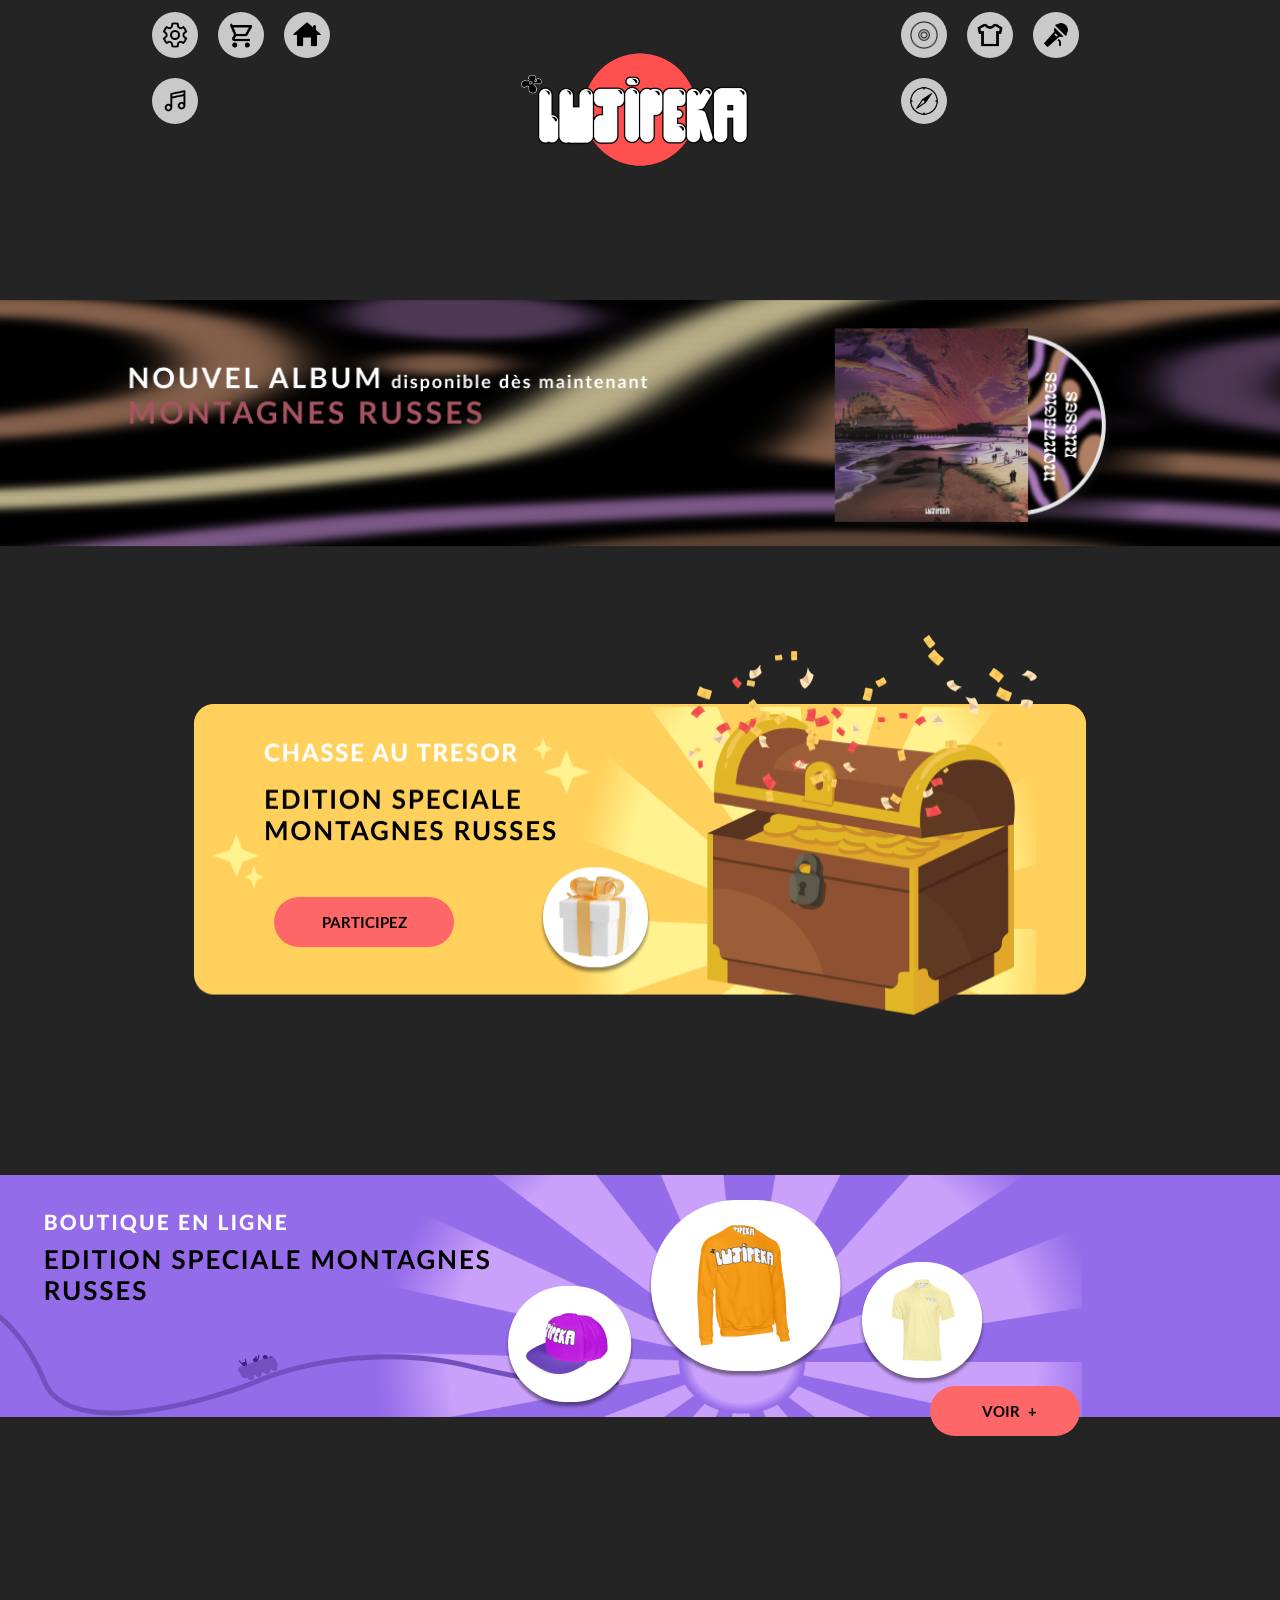
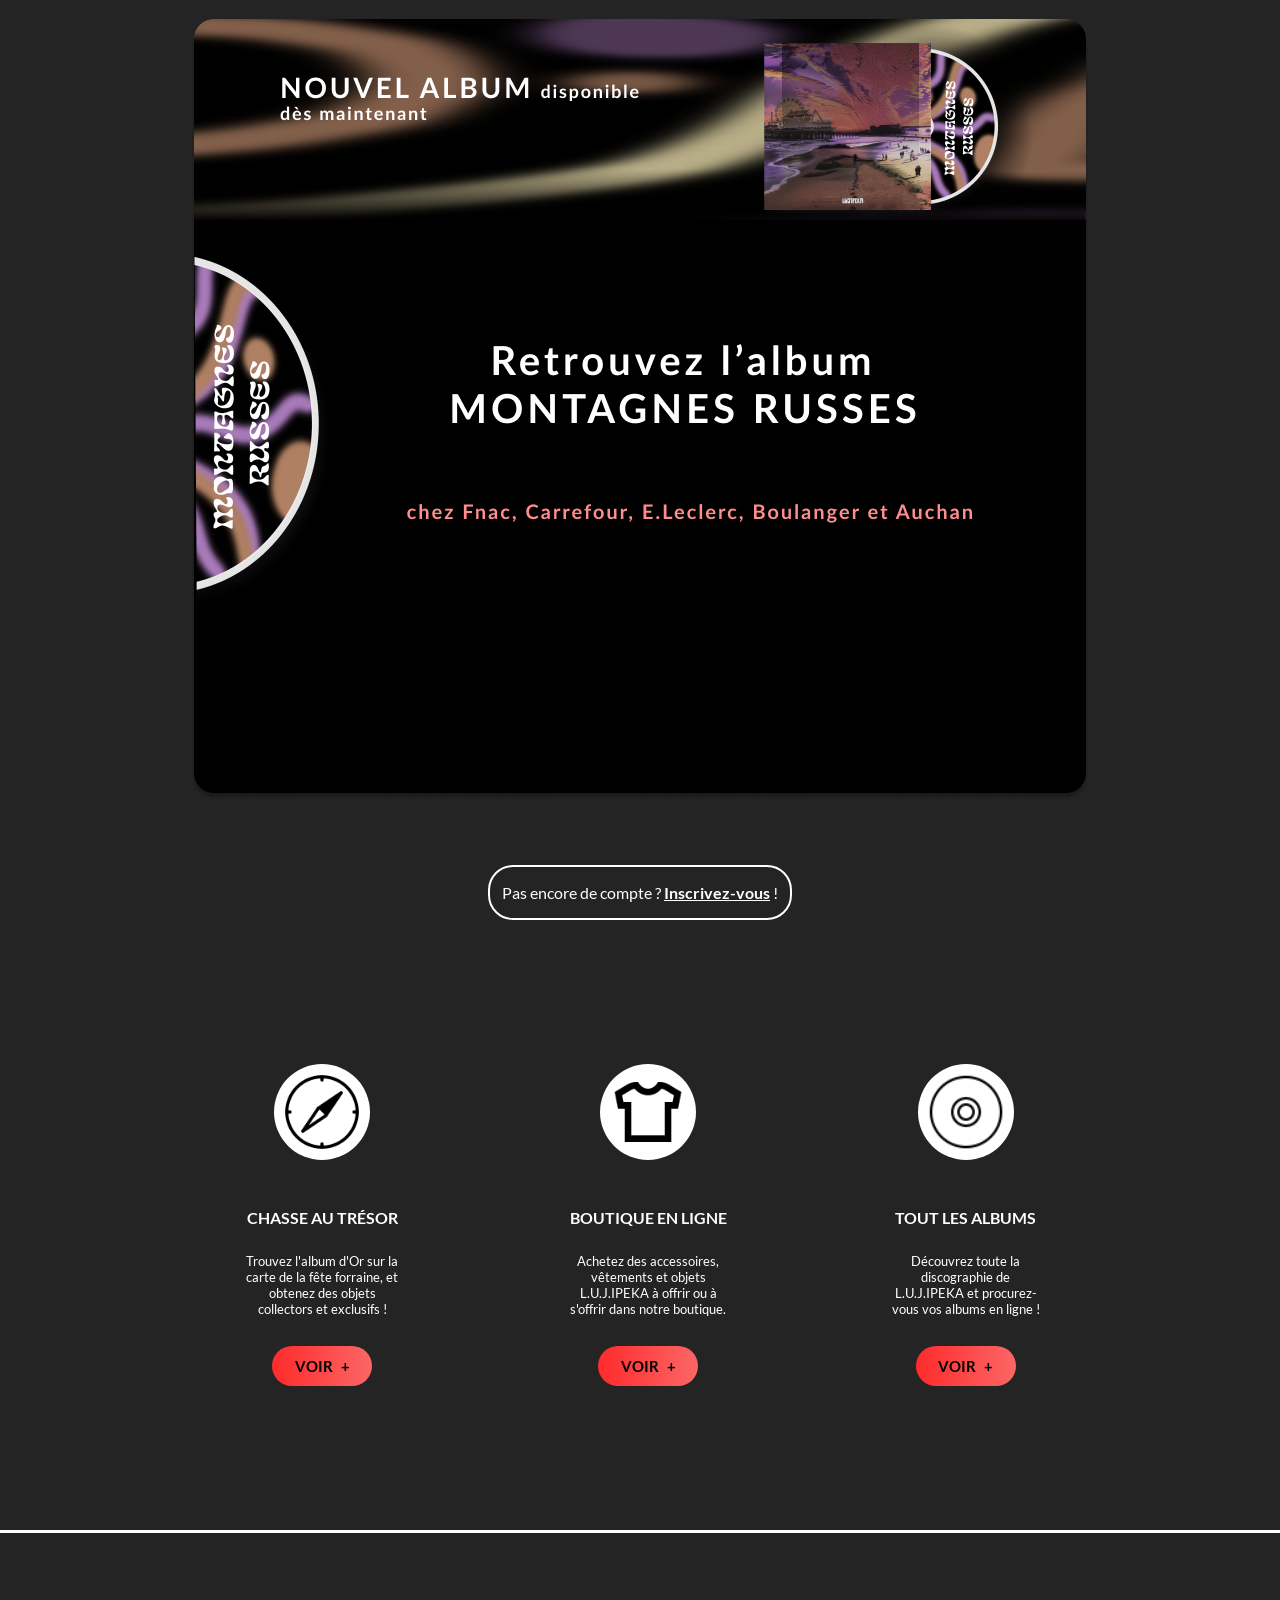
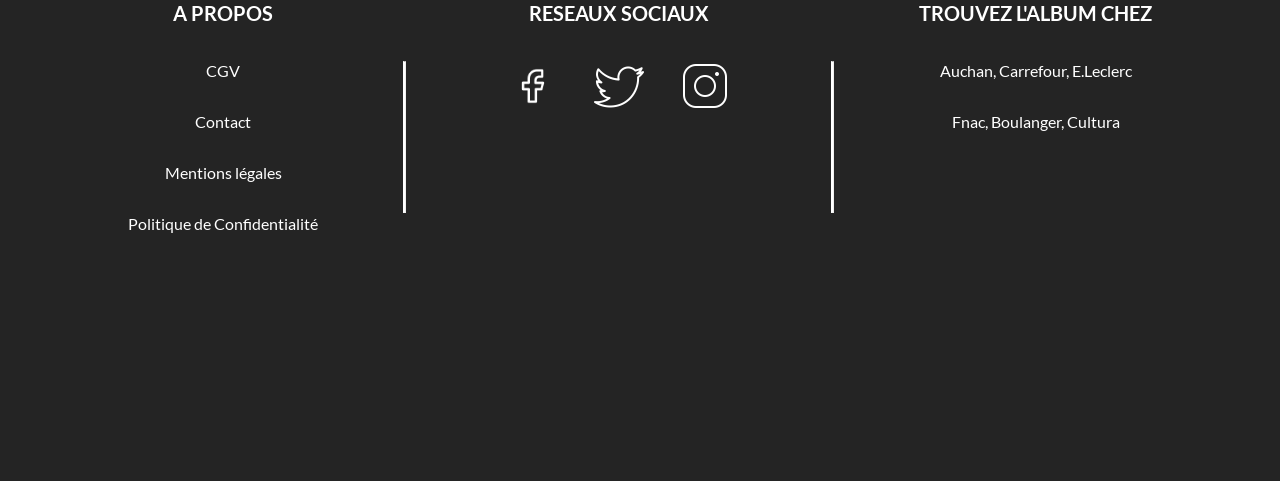
<file: projets/Lab201/index.html>
<!DOCTYPE html>
<html lang="fr">
<head>
    <meta charset="UTF-8">
    <meta http-equiv="X-UA-Compatible" content="IE=edge">
    <meta name="viewport" content="width=device-width, initial-scale=1.0">
    <link rel="stylesheet" href="https://cdnjs.cloudflare.com/ajax/libs/font-awesome/6.4.0/css/all.min.css">
    <link rel="stylesheet" href="css/index.css">
    <script src="script/index.js" defer></script>
    <title>Acceuil</title>
</head>
<body>

    <header>
        <section class="nav">
            <a href="#"><img src="assets/icons8-paramètres-96.png" alt=""></a>
            <a href="#"><img src="assets/icons8-caddie-96.png" alt="" ></a>
            <a href="index.html"><img src="assets/icons8-page-d’accueil-96 (1).png" alt="" id="imgNav"></a>
            <a href="#"><img src="assets/icons8-notes-de-musique-96.png" alt=""></a>
        </section>
        <img src="assets/logo-header.png" alt="" id="logo-header">
        <section class="nav">
            <a href="album.html"><img src="assets/icons8-cd-64.png" alt=""></a>
            <a href="boutique.html"><img src="assets/icons8-t-shirt-96.png" alt=""></a>
            <a href="concert.html"><img src="assets/icons8-parler-en-public-96.png" alt=""></a>
            <a href="chasse.html"><img src="assets/icons8-boussole-100.png" alt=""></a>
        </section>

        <section class="burger">
            <i class="fa-solid fa-bars fa-2xl" style="color: #ffffff;"></i>
            <section class="menu_burger">
                <a href="index.html"><img src="assets/icons8-page-d’accueil-96 (1).png" alt="" id="imgNav">Acceuil</a>
                <a href="album.html"><img src="assets/icons8-cd-64.png" alt="">Discographie</a>
                <a href="boutique.html"><img src="assets/icons8-t-shirt-96.png" alt="">Boutique</a>
                <a href="concert.html"><img src="assets/icons8-parler-en-public-96.png" alt="">Concert</a>
                <a href="chasse.html"><img src="assets/icons8-boussole-100.png" alt="">Chasse au Trésor</a>

            </section>
        </section>
    </header>

    <main>
        <button class="top" onclick="topFunction()"><img src="assets/icons8-chevron-haut-96.png" alt=""></button>
        <section class="affiche_un">
            <img src="assets/Group 50.png" alt="">
        </section>

        <section class="affiche_un">
            <article>
                <img src="assets/Group 47.png" alt="" class="img2">
                <button><a href="chasse.html">PARTICIPEZ </a></button>
            </article>
        </section>

        <section class="affiche_deux">
            <article>
                <img src="assets/Group 28.png" alt="">
                <button><a href="boutique.html">VOIR</a><span>+</span></button>
            </article>
        </section>

        <section class="affiche_trois">
            <img src="assets/Group 48 (1).png" alt="">
        </section>

        <section class="inscrit">
            <article>
                <p>Pas encore de compte ? <u><b>Inscrivez-vous</b></u>  !</p>
            </article>
        </section>

        <section class="menu_deux">
            <article>
                <img src="assets/icons8-boussole-100.png" alt="">
                <h2>CHASSE AU TRÉSOR</h2>
                <p>Trouvez l'album d'Or sur la carte de la fête forraine, et obtenez des objets collectors et exclusifs !</p>
                <button><a href="chasse.html">VOIR</a><span>+</span></button>
            </article>
            <article>
                <img src="assets/icons8-t-shirt-96.png" alt="">
                <h2>BOUTIQUE EN LIGNE</h2>
                <p>Achetez des accessoires, vêtements et objets L.U.J.IPEKA à offrir ou à s'offrir dans notre boutique.</p>
                <button><a href="boutique.html">VOIR</a><span>+</span></button>
            </article>
            <article>
                <img src="assets/icons8-cd-64.png" alt="">
                <h2>TOUT LES ALBUMS</h2>
                <p>Découvrez toute la discographie de L.U.J.IPEKA et procurez-vous vos albums en ligne !</p>
                <button><a href="album.html">VOIR</a><span>+</span></button>
            </article>
        </section>
    </main>

    <footer>
        <section>
            <h3>A PROPOS</h3>
            <p>CGV</p>
            <p>Contact</p>
            <p>Mentions légales</p>
            <p>Politique de Confidentialité</p>
        </section>
        <hr>
        <section>
            <h3>RESEAUX SOCIAUX</h3>
            <article>
                <a href=""><img src="assets/icons8-facebook-64 (1).png" alt=""></a>
                <a href=""><img src="assets/icons8-twitter-100.png" alt=""></a>
                <a href=""><img src="assets/icons8-instagram-100 (1).png" alt=""></a>
            </article>
        </section>
        <hr>
        <section>
            <h3>TROUVEZ L'ALBUM CHEZ</h3>
            <p>Auchan, Carrefour, E.Leclerc</p>
            <p>Fnac, Boulanger, Cultura</p>
        </section>
    </footer>
    
</body>
</html>
</file>
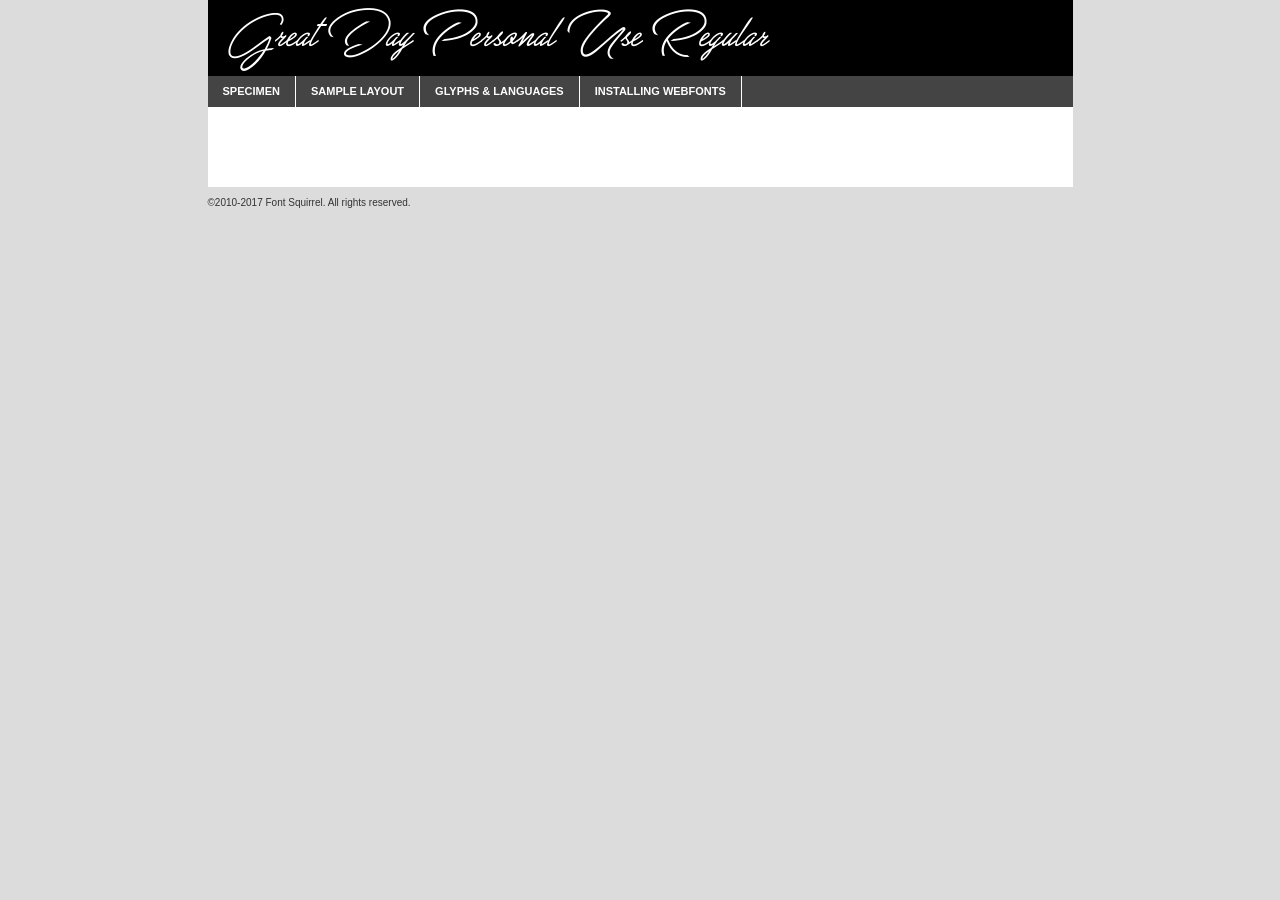
<file: fonts/bacalisties/great_day_personal_use-demo.html>
<!DOCTYPE html PUBLIC "-//W3C//DTD XHTML 1.0 Transitional//EN"
        "http://www.w3.org/TR/xhtml1/DTD/xhtml1-transitional.dtd">

<html xmlns="http://www.w3.org/1999/xhtml" xml:lang="en" lang="en">
<head>
    <meta http-equiv="Content-Type" content="text/html; charset=utf-8"/>
    <script src="http://ajax.googleapis.com/ajax/libs/jquery/1.7.2/jquery.min.js" type="text/javascript" charset="utf-8"></script>
    <script type="text/javascript">
		(function($) {
			$.fn.easyTabs = function(option) {
				var param = jQuery.extend({ fadeSpeed: 'fast', defaultContent: 1, activeClass: 'active' }, option);
				$(this).each(function() {
					var thisId = '#' + this.id;
					if ( param.defaultContent == '' )
					{
						param.defaultContent = 1;
					}
					if ( typeof param.defaultContent == 'number' )
					{
						var defaultTab = $(thisId + ' .tabs li:eq(' + (param.defaultContent - 1) + ') a').attr('href').substr(1);
					}
					else
					{
						var defaultTab = param.defaultContent;
					}
					$(thisId + ' .tabs li a').each(function() {
						var tabToHide = $(this).attr('href').substr(1);
						$('#' + tabToHide).addClass('easytabs-tab-content');
					});
					hideAll();
					changeContent(defaultTab);

					function hideAll() {$(thisId + ' .easytabs-tab-content').hide();}

					function changeContent(tabId)
					{
						hideAll();
						$(thisId + ' .tabs li').removeClass(param.activeClass);
						$(thisId + ' .tabs li a[href=#' + tabId + ']').closest('li').addClass(param.activeClass);
						if ( param.fadeSpeed != 'none' )
						{
							$(thisId + ' #' + tabId).fadeIn(param.fadeSpeed);
						}
						else
						{
							$(thisId + ' #' + tabId).show();
						}
					}

					$(thisId + ' .tabs li').click(function() {
						var tabId = $(this).find('a').attr('href').substr(1);
						changeContent(tabId);
						return false;
					});
				});
			}
		})(jQuery);
    </script>
    <link rel="stylesheet" href="specimen_files/specimen_stylesheet.css" type="text/css" charset="utf-8"/>
    <link rel="stylesheet" href="stylesheet.css" type="text/css" charset="utf-8"/>

    <style type="text/css">
        		body {
			font-family: 'great_day_personal_useregular';
        		}

            </style>

    <title>Great Day Personal Use Regular Specimen</title>


    <script type="text/javascript" charset="utf-8">
		$(document).ready(function() {
			$('#container').easyTabs({ defaultContent: 1 });
		});
    </script>
</head>

<body>
<div id="container">
    <div id="header">
		Great Day Personal Use Regular    </div>
    <ul class="tabs">
        <li><a href="#specimen">Specimen</a></li>
        <li><a href="#layout">Sample Layout</a></li>
		        <li><a href="#glyphs">Glyphs &amp; Languages</a></li>
        <li><a href="#installing">Installing Webfonts</a></li>

    </ul>

    <div id="main_content">


        <div id="specimen">

            <div class="section">
                <div class="grid12 firstcol">
                    <div class="huge">AaBb</div>
                </div>
            </div>

            <div class="section">
                <div class="glyph_range">A&#x200B;B&#x200b;C&#x200b;D&#x200b;E&#x200b;F&#x200b;G&#x200b;H&#x200b;I&#x200b;J&#x200b;K&#x200b;L&#x200b;M&#x200b;N&#x200b;O&#x200b;P&#x200b;Q&#x200b;R&#x200b;S&#x200b;T&#x200b;U&#x200b;V&#x200b;W&#x200b;X&#x200b;Y&#x200b;Z&#x200b;a&#x200b;b&#x200b;c&#x200b;d&#x200b;e&#x200b;f&#x200b;g&#x200b;h&#x200b;i&#x200b;j&#x200b;k&#x200b;l&#x200b;m&#x200b;n&#x200b;o&#x200b;p&#x200b;q&#x200b;r&#x200b;s&#x200b;t&#x200b;u&#x200b;v&#x200b;w&#x200b;x&#x200b;y&#x200b;z&#x200b;1&#x200b;2&#x200b;3&#x200b;4&#x200b;5&#x200b;6&#x200b;7&#x200b;8&#x200b;9&#x200b;0&#x200b;&amp;&#x200b;.&#x200b;,&#x200b;?&#x200b;!&#x200b;&#64;&#x200b;(&#x200b;)&#x200b;#&#x200b;$&#x200b;%&#x200b;*&#x200b;+&#x200b;-&#x200b;=&#x200b;:&#x200b;;</div>
            </div>
            <div class="section">
                <div class="grid12 firstcol">
                    <table class="sample_table">
                        <tr>
                            <td>10</td>
                            <td class="size10">abcdefghijklmnopqrstuvwxyzABCDEFGHIJKLMNOPQRSTUVWXYZ0123456789abcdefghijklmnopqrstuvwxyzABCDEFGHIJKLMNOPQRSTUVWXYZ0123456789abcdefghijklmnopqrstuvwxyzABCDEFGHIJKLMNOPQRSTUVWXYZ</td>
                        </tr>
                        <tr>
                            <td>11</td>
                            <td class="size11">abcdefghijklmnopqrstuvwxyzABCDEFGHIJKLMNOPQRSTUVWXYZ0123456789abcdefghijklmnopqrstuvwxyzABCDEFGHIJKLMNOPQRSTUVWXYZ0123456789abcdefghijklmnopqrstuvwxyzABCDEFGHIJKLMNOPQRSTUVWXYZ</td>
                        </tr>
                        <tr>
                            <td>12</td>
                            <td class="size12">abcdefghijklmnopqrstuvwxyzABCDEFGHIJKLMNOPQRSTUVWXYZ0123456789abcdefghijklmnopqrstuvwxyzABCDEFGHIJKLMNOPQRSTUVWXYZ0123456789abcdefghijklmnopqrstuvwxyzABCDEFGHIJKLMNOPQRSTUVWXYZ</td>
                        </tr>
                        <tr>
                            <td>13</td>
                            <td class="size13">abcdefghijklmnopqrstuvwxyzABCDEFGHIJKLMNOPQRSTUVWXYZ0123456789abcdefghijklmnopqrstuvwxyzABCDEFGHIJKLMNOPQRSTUVWXYZ0123456789abcdefghijklmnopqrstuvwxyzABCDEFGHIJKLMNOPQRSTUVWXYZ</td>
                        </tr>
                        <tr>
                            <td>14</td>
                            <td class="size14">abcdefghijklmnopqrstuvwxyzABCDEFGHIJKLMNOPQRSTUVWXYZ0123456789abcdefghijklmnopqrstuvwxyzABCDEFGHIJKLMNOPQRSTUVWXYZ0123456789abcdefghijklmnopqrstuvwxyzABCDEFGHIJKLMNOPQRSTUVWXYZ</td>
                        </tr>
                        <tr>
                            <td>16</td>
                            <td class="size16">abcdefghijklmnopqrstuvwxyzABCDEFGHIJKLMNOPQRSTUVWXYZ0123456789abcdefghijklmnopqrstuvwxyzABCDEFGHIJKLMNOPQRSTUVWXYZ</td>
                        </tr>
                        <tr>
                            <td>18</td>
                            <td class="size18">abcdefghijklmnopqrstuvwxyzABCDEFGHIJKLMNOPQRSTUVWXYZ0123456789abcdefghijklmnopqrstuvwxyzABCDEFGHIJKLMNOPQRSTUVWXYZ</td>
                        </tr>
                        <tr>
                            <td>20</td>
                            <td class="size20">abcdefghijklmnopqrstuvwxyzABCDEFGHIJKLMNOPQRSTUVWXYZ0123456789abcdefghijklmnopqrstuvwxyzABCDEFGHIJKLMNOPQRSTUVWXYZ</td>
                        </tr>
                        <tr>
                            <td>24</td>
                            <td class="size24">abcdefghijklmnopqrstuvwxyzABCDEFGHIJKLMNOPQRSTUVWXYZ0123456789abcdefghijklmnopqrstuvwxyzABCDEFGHIJKLMNOPQRSTUVWXYZ</td>
                        </tr>
                        <tr>
                            <td>30</td>
                            <td class="size30">abcdefghijklmnopqrstuvwxyzABCDEFGHIJKLMNOPQRSTUVWXYZ0123456789abcdefghijklmnopqrstuvwxyzABCDEFGHIJKLMNOPQRSTUVWXYZ</td>
                        </tr>
                        <tr>
                            <td>36</td>
                            <td class="size36">abcdefghijklmnopqrstuvwxyzABCDEFGHIJKLMNOPQRSTUVWXYZ0123456789abcdefghijklmnopqrstuvwxyzABCDEFGHIJKLMNOPQRSTUVWXYZ</td>
                        </tr>
                        <tr>
                            <td>48</td>
                            <td class="size48">abcdefghijklmnopqrstuvwxyzABCDEFGHIJKLMNOPQRSTUVWXYZ0123456789abcdefghijklmnopqrstuvwxyzABCDEFGHIJKLMNOPQRSTUVWXYZ</td>
                        </tr>
                        <tr>
                            <td>60</td>
                            <td class="size60">abcdefghijklmnopqrstuvwxyzABCDEFGHIJKLMNOPQRSTUVWXYZ0123456789abcdefghijklmnopqrstuvwxyzABCDEFGHIJKLMNOPQRSTUVWXYZ</td>
                        </tr>
                        <tr>
                            <td>72</td>
                            <td class="size72">abcdefghijklmnopqrstuvwxyzABCDEFGHIJKLMNOPQRSTUVWXYZ0123456789abcdefghijklmnopqrstuvwxyzABCDEFGHIJKLMNOPQRSTUVWXYZ</td>
                        </tr>
                        <tr>
                            <td>90</td>
                            <td class="size90">abcdefghijklmnopqrstuvwxyzABCDEFGHIJKLMNOPQRSTUVWXYZ0123456789abcdefghijklmnopqrstuvwxyzABCDEFGHIJKLMNOPQRSTUVWXYZ</td>
                        </tr>
                    </table>

                </div>

            </div>


            <div class="section" id="bodycomparison">


                <div id="xheight">
                    <div class="fontbody">&#x25FC;&#x25FC;&#x25FC;&#x25FC;&#x25FC;&#x25FC;&#x25FC;&#x25FC;&#x25FC;&#x25FC;&#x25FC;&#x25FC;&#x25FC;&#x25FC;&#x25FC;&#x25FC;&#x25FC;&#x25FC;&#x25FC;&#x25FC;&#x25FC;&#x25FC;&#x25FC;&#x25FC;&#x25FC;&#x25FC;&#x25FC;&#x25FC;&#x25FC;&#x25FC;&#x25FC;&#x25FC;&#x25FC;&#x25FC;&#x25FC;&#x25FC;&#x25FC;&#x25FC;&#x25FC;&#x25FC;&#x25FC;&#x25FC;&#x25FC;&#x25FC;&#x25FC;&#x25FC;&#x25FC;&#x25FC;&#x25FC;&#x25FC;&#x25FC;&#x25FC;&#x25FC;&#x25FC;&#x25FC;&#x25FC;&#x25FC;&#x25FC;&#x25FC;&#x25FC;&#x25FC;&#x25FC;&#x25FC;&#x25FC;&#x25FC;&#x25FC;&#x25FC;&#x25FC;&#x25FC;&#x25FC;&#x25FC;&#x25FC;&#x25FC;&#x25FC;&#x25FC;&#x25FC;&#x25FC;&#x25FC;&#x25FC;&#x25FC;&#x25FC;&#x25FC;&#x25FC;&#x25FC;&#x25FC;&#x25FC;&#x25FC;&#x25FC;&#x25FC;&#x25FC;&#x25FC;&#x25FC;&#x25FC;&#x25FC;&#x25FC;&#x25FC;&#x25FC;&#x25FC;&#x25FC;body</div>
                    <div class="arialbody">body</div>
                    <div class="verdanabody">body</div>
                    <div class="georgiabody">body</div>
                </div>
                <div class="fontbody" style="z-index:1">
                    body<span>Great Day Personal Use Regular</span>
                </div>
                <div class="arialbody" style="z-index:1">
                    body<span>Arial</span>
                </div>
                <div class="verdanabody" style="z-index:1">
                    body<span>Verdana</span>
                </div>
                <div class="georgiabody" style="z-index:1">
                    body<span>Georgia</span>
                </div>


            </div>


            <div class="section psample psample_row1" id="">

                <div class="grid2 firstcol">
                    <p class="size10"><span>10.</span>Aenean lacinia bibendum nulla sed consectetur. Fusce dapibus, tellus ac cursus commodo, tortor mauris condimentum nibh, ut fermentum massa justo sit amet risus. Nullam id dolor id nibh ultricies vehicula ut id elit. Cum sociis natoque penatibus et magnis dis parturient montes, nascetur ridiculus mus. Nulla vitae elit libero, a pharetra augue.</p>

                </div>
                <div class="grid3">
                    <p class="size11"><span>11.</span>Aenean lacinia bibendum nulla sed consectetur. Fusce dapibus, tellus ac cursus commodo, tortor mauris condimentum nibh, ut fermentum massa justo sit amet risus. Nullam id dolor id nibh ultricies vehicula ut id elit. Cum sociis natoque penatibus et magnis dis parturient montes, nascetur ridiculus mus. Nulla vitae elit libero, a pharetra augue.</p>

                </div>
                <div class="grid3">
                    <p class="size12"><span>12.</span>Aenean lacinia bibendum nulla sed consectetur. Fusce dapibus, tellus ac cursus commodo, tortor mauris condimentum nibh, ut fermentum massa justo sit amet risus. Nullam id dolor id nibh ultricies vehicula ut id elit. Cum sociis natoque penatibus et magnis dis parturient montes, nascetur ridiculus mus. Nulla vitae elit libero, a pharetra augue.</p>

                </div>
                <div class="grid4">
                    <p class="size13"><span>13.</span>Aenean lacinia bibendum nulla sed consectetur. Fusce dapibus, tellus ac cursus commodo, tortor mauris condimentum nibh, ut fermentum massa justo sit amet risus. Nullam id dolor id nibh ultricies vehicula ut id elit. Cum sociis natoque penatibus et magnis dis parturient montes, nascetur ridiculus mus. Nulla vitae elit libero, a pharetra augue.</p>

                </div>
                <div class="white_blend"></div>

            </div>
            <div class="section psample psample_row2" id="">
                <div class="grid3 firstcol">
                    <p class="size14"><span>14.</span>Aenean lacinia bibendum nulla sed consectetur. Fusce dapibus, tellus ac cursus commodo, tortor mauris condimentum nibh, ut fermentum massa justo sit amet risus. Nullam id dolor id nibh ultricies vehicula ut id elit. Cum sociis natoque penatibus et magnis dis parturient montes, nascetur ridiculus mus. Nulla vitae elit libero, a pharetra augue.</p>

                </div>
                <div class="grid4">
                    <p class="size16"><span>16.</span>Aenean lacinia bibendum nulla sed consectetur. Fusce dapibus, tellus ac cursus commodo, tortor mauris condimentum nibh, ut fermentum massa justo sit amet risus. Nullam id dolor id nibh ultricies vehicula ut id elit. Cum sociis natoque penatibus et magnis dis parturient montes, nascetur ridiculus mus. Nulla vitae elit libero, a pharetra augue.</p>

                </div>
                <div class="grid5">
                    <p class="size18"><span>18.</span>Aenean lacinia bibendum nulla sed consectetur. Fusce dapibus, tellus ac cursus commodo, tortor mauris condimentum nibh, ut fermentum massa justo sit amet risus. Nullam id dolor id nibh ultricies vehicula ut id elit. Cum sociis natoque penatibus et magnis dis parturient montes, nascetur ridiculus mus. Nulla vitae elit libero, a pharetra augue.</p>

                </div>

                <div class="white_blend"></div>

            </div>

            <div class="section psample psample_row3" id="">
                <div class="grid5 firstcol">
                    <p class="size20"><span>20.</span>Aenean lacinia bibendum nulla sed consectetur. Fusce dapibus, tellus ac cursus commodo, tortor mauris condimentum nibh, ut fermentum massa justo sit amet risus. Nullam id dolor id nibh ultricies vehicula ut id elit. Cum sociis natoque penatibus et magnis dis parturient montes, nascetur ridiculus mus. Nulla vitae elit libero, a pharetra augue.</p>
                </div>
                <div class="grid7">
                    <p class="size24"><span>24.</span>Aenean lacinia bibendum nulla sed consectetur. Fusce dapibus, tellus ac cursus commodo, tortor mauris condimentum nibh, ut fermentum massa justo sit amet risus. Nullam id dolor id nibh ultricies vehicula ut id elit. Cum sociis natoque penatibus et magnis dis parturient montes, nascetur ridiculus mus. Nulla vitae elit libero, a pharetra augue.</p>
                </div>

                <div class="white_blend"></div>

            </div>

            <div class="section psample psample_row4" id="">
                <div class="grid12 firstcol">
                    <p class="size30"><span>30.</span>Aenean lacinia bibendum nulla sed consectetur. Fusce dapibus, tellus ac cursus commodo, tortor mauris condimentum nibh, ut fermentum massa justo sit amet risus. Nullam id dolor id nibh ultricies vehicula ut id elit. Cum sociis natoque penatibus et magnis dis parturient montes, nascetur ridiculus mus. Nulla vitae elit libero, a pharetra augue.</p>
                </div>
                <div class="white_blend"></div>

            </div>


            <div class="section psample psample_row1 fullreverse">
                <div class="grid2 firstcol">
                    <p class="size10"><span>10.</span>Aenean lacinia bibendum nulla sed consectetur. Fusce dapibus, tellus ac cursus commodo, tortor mauris condimentum nibh, ut fermentum massa justo sit amet risus. Nullam id dolor id nibh ultricies vehicula ut id elit. Cum sociis natoque penatibus et magnis dis parturient montes, nascetur ridiculus mus. Nulla vitae elit libero, a pharetra augue.</p>

                </div>
                <div class="grid3">
                    <p class="size11"><span>11.</span>Aenean lacinia bibendum nulla sed consectetur. Fusce dapibus, tellus ac cursus commodo, tortor mauris condimentum nibh, ut fermentum massa justo sit amet risus. Nullam id dolor id nibh ultricies vehicula ut id elit. Cum sociis natoque penatibus et magnis dis parturient montes, nascetur ridiculus mus. Nulla vitae elit libero, a pharetra augue.</p>

                </div>
                <div class="grid3">
                    <p class="size12"><span>12.</span>Aenean lacinia bibendum nulla sed consectetur. Fusce dapibus, tellus ac cursus commodo, tortor mauris condimentum nibh, ut fermentum massa justo sit amet risus. Nullam id dolor id nibh ultricies vehicula ut id elit. Cum sociis natoque penatibus et magnis dis parturient montes, nascetur ridiculus mus. Nulla vitae elit libero, a pharetra augue.</p>

                </div>
                <div class="grid4">
                    <p class="size13"><span>13.</span>Aenean lacinia bibendum nulla sed consectetur. Fusce dapibus, tellus ac cursus commodo, tortor mauris condimentum nibh, ut fermentum massa justo sit amet risus. Nullam id dolor id nibh ultricies vehicula ut id elit. Cum sociis natoque penatibus et magnis dis parturient montes, nascetur ridiculus mus. Nulla vitae elit libero, a pharetra augue.</p>

                </div>
                <div class="black_blend"></div>

            </div>

            <div class="section psample psample_row2 fullreverse">
                <div class="grid3 firstcol">
                    <p class="size14"><span>14.</span>Aenean lacinia bibendum nulla sed consectetur. Fusce dapibus, tellus ac cursus commodo, tortor mauris condimentum nibh, ut fermentum massa justo sit amet risus. Nullam id dolor id nibh ultricies vehicula ut id elit. Cum sociis natoque penatibus et magnis dis parturient montes, nascetur ridiculus mus. Nulla vitae elit libero, a pharetra augue.</p>

                </div>
                <div class="grid4">
                    <p class="size16"><span>16.</span>Aenean lacinia bibendum nulla sed consectetur. Fusce dapibus, tellus ac cursus commodo, tortor mauris condimentum nibh, ut fermentum massa justo sit amet risus. Nullam id dolor id nibh ultricies vehicula ut id elit. Cum sociis natoque penatibus et magnis dis parturient montes, nascetur ridiculus mus. Nulla vitae elit libero, a pharetra augue.</p>

                </div>
                <div class="grid5">
                    <p class="size18"><span>18.</span>Aenean lacinia bibendum nulla sed consectetur. Fusce dapibus, tellus ac cursus commodo, tortor mauris condimentum nibh, ut fermentum massa justo sit amet risus. Nullam id dolor id nibh ultricies vehicula ut id elit. Cum sociis natoque penatibus et magnis dis parturient montes, nascetur ridiculus mus. Nulla vitae elit libero, a pharetra augue.</p>

                </div>
                <div class="black_blend"></div>

            </div>

            <div class="section psample fullreverse psample_row3" id="">
                <div class="grid5 firstcol">
                    <p class="size20"><span>20.</span>Aenean lacinia bibendum nulla sed consectetur. Fusce dapibus, tellus ac cursus commodo, tortor mauris condimentum nibh, ut fermentum massa justo sit amet risus. Nullam id dolor id nibh ultricies vehicula ut id elit. Cum sociis natoque penatibus et magnis dis parturient montes, nascetur ridiculus mus. Nulla vitae elit libero, a pharetra augue.</p>
                </div>
                <div class="grid7">
                    <p class="size24"><span>24.</span>Aenean lacinia bibendum nulla sed consectetur. Fusce dapibus, tellus ac cursus commodo, tortor mauris condimentum nibh, ut fermentum massa justo sit amet risus. Nullam id dolor id nibh ultricies vehicula ut id elit. Cum sociis natoque penatibus et magnis dis parturient montes, nascetur ridiculus mus. Nulla vitae elit libero, a pharetra augue.</p>
                </div>

                <div class="black_blend"></div>

            </div>

            <div class="section psample fullreverse psample_row4" id="" style="border-bottom: 20px #000 solid;">
                <div class="grid12 firstcol">
                    <p class="size30"><span>30.</span>Aenean lacinia bibendum nulla sed consectetur. Fusce dapibus, tellus ac cursus commodo, tortor mauris condimentum nibh, ut fermentum massa justo sit amet risus. Nullam id dolor id nibh ultricies vehicula ut id elit. Cum sociis natoque penatibus et magnis dis parturient montes, nascetur ridiculus mus. Nulla vitae elit libero, a pharetra augue.</p>
                </div>
                <div class="black_blend"></div>

            </div>


        </div>

        <div id="layout">

            <div class="section">

                <div class="grid12 firstcol">
                    <h1>Lorem Ipsum Dolor</h1>
                    <h2>Etiam porta sem malesuada magna mollis euismod</h2>

                    <p class="byline">By <a href="#link">Aenean Lacinia</a></p>
                </div>
            </div>
            <div class="section">
                <div class="grid8 firstcol">
                    <p class="large">Donec sed odio dui. Morbi leo risus, porta ac consectetur ac, vestibulum at eros. Fusce dapibus, tellus ac cursus commodo, tortor mauris condimentum nibh, ut fermentum massa justo sit amet risus. </p>


                    <h3>Pellentesque ornare sem</h3>

                    <p>Maecenas sed diam eget risus varius blandit sit amet non magna. Maecenas faucibus mollis interdum. Donec ullamcorper nulla non metus auctor fringilla. Nullam id dolor id nibh ultricies vehicula ut id elit. Nullam id dolor id nibh ultricies vehicula ut id elit. </p>

                    <p>Aenean eu leo quam. Pellentesque ornare sem lacinia quam venenatis vestibulum. Lorem ipsum dolor sit amet, consectetur adipiscing elit. Cum sociis natoque penatibus et magnis dis parturient montes, nascetur ridiculus mus. </p>

                    <p>Nulla vitae elit libero, a pharetra augue. Praesent commodo cursus magna, vel scelerisque nisl consectetur et. Aenean lacinia bibendum nulla sed consectetur. </p>

                    <p>Nullam quis risus eget urna mollis ornare vel eu leo. Nullam quis risus eget urna mollis ornare vel eu leo. Maecenas sed diam eget risus varius blandit sit amet non magna. Donec ullamcorper nulla non metus auctor fringilla. </p>

                    <h3>Cras mattis consectetur</h3>

                    <p>Aenean eu leo quam. Pellentesque ornare sem lacinia quam venenatis vestibulum. Aenean lacinia bibendum nulla sed consectetur. Integer posuere erat a ante venenatis dapibus posuere velit aliquet. Cras mattis consectetur purus sit amet fermentum. </p>

                    <p>Nullam id dolor id nibh ultricies vehicula ut id elit. Nullam quis risus eget urna mollis ornare vel eu leo. Cras mattis consectetur purus sit amet fermentum.</p>
                </div>

                <div class="grid4 sidebar">

                    <div class="box reverse">
                        <p class="last">Nullam quis risus eget urna mollis ornare vel eu leo. Donec ullamcorper nulla non metus auctor fringilla. Cras mattis consectetur purus sit amet fermentum. Sed posuere consectetur est at lobortis. Lorem ipsum dolor sit amet, consectetur adipiscing elit. </p>
                    </div>

                    <p class="caption">Maecenas sed diam eget risus varius.</p>

                    <p>Vestibulum id ligula porta felis euismod semper. Integer posuere erat a ante venenatis dapibus posuere velit aliquet. Vestibulum id ligula porta felis euismod semper. Sed posuere consectetur est at lobortis. Maecenas sed diam eget risus varius blandit sit amet non magna. Fusce dapibus, tellus ac cursus commodo, tortor mauris condimentum nibh, ut fermentum massa justo sit amet risus. </p>


                    <p>Duis mollis, est non commodo luctus, nisi erat porttitor ligula, eget lacinia odio sem nec elit. Aenean lacinia bibendum nulla sed consectetur. Vivamus sagittis lacus vel augue laoreet rutrum faucibus dolor auctor. Aenean lacinia bibendum nulla sed consectetur. Nullam quis risus eget urna mollis ornare vel eu leo. </p>

                    <p>Praesent commodo cursus magna, vel scelerisque nisl consectetur et. Donec ullamcorper nulla non metus auctor fringilla. Maecenas faucibus mollis interdum. Fusce dapibus, tellus ac cursus commodo, tortor mauris condimentum nibh, ut fermentum massa justo sit amet risus. </p>

                </div>
            </div>

        </div>


		

        <div id="glyphs">
            <div class="section">
                <div class="grid12 firstcol">

                    <h1>Language Support</h1>
                    <p>The subset of Great Day Personal Use Regular in this kit supports the following languages:<br/>

						Albanian, Basque, Breton, Chamorro, Dutch, English, Finnish, Frisian, Galician, Italian, Malagasy, Portuguese, Alsatian, Arapaho, Arrernte, Aymara, Bislama, Cebuano, Corsican, Fijian, French_creole, Gilbertese, Haitian_creole, Hiligaynon, Hmong, Hopi, Ibanag, Iloko_ilokano, Indonesian, Interglossa_glosa, Interlingua, Irish_gaelic, Jerriais, Lojban, Lombard, Luxembourgeois, Manx, Mohawk, Norfolk_pitcairnese, Occitan, Oromo, Pangasinan, Papiamento, Piedmontese, Potawatomi, Rhaeto-romance, Romansh, Rotokas, Sami_lule, Sardinian, Scots_gaelic, Seychelles_creole, Shona, Somali, Southern_ndebele, Swahili, Swati_swazi, Tagalog_filipino_pilipino, Tetum, Tok_pisin, Uyghur_latinized, Volapuk, Walloon, Warlpiri, Xhosa, Yapese, Zulu, Latinbasic, Demo                    </p>
                    <h1>Glyph Chart</h1>
                    <p>The subset of Great Day Personal Use Regular in this kit includes all the glyphs listed below. Unicode entities are included above each glyph to help you insert individual characters into your layout.</p>
                    <div id="glyph_chart">

																																	                                <div><p>&amp;#13;</p>&#13;</div>
																				                                <div><p>&amp;#32;</p>&#32;</div>
																				                                <div><p>&amp;#48;</p>&#48;</div>
																				                                <div><p>&amp;#49;</p>&#49;</div>
																				                                <div><p>&amp;#50;</p>&#50;</div>
																				                                <div><p>&amp;#51;</p>&#51;</div>
																				                                <div><p>&amp;#52;</p>&#52;</div>
																				                                <div><p>&amp;#53;</p>&#53;</div>
																				                                <div><p>&amp;#54;</p>&#54;</div>
																				                                <div><p>&amp;#55;</p>&#55;</div>
																				                                <div><p>&amp;#56;</p>&#56;</div>
																				                                <div><p>&amp;#57;</p>&#57;</div>
																				                                <div><p>&amp;#65;</p>&#65;</div>
																				                                <div><p>&amp;#66;</p>&#66;</div>
																				                                <div><p>&amp;#67;</p>&#67;</div>
																				                                <div><p>&amp;#68;</p>&#68;</div>
																				                                <div><p>&amp;#69;</p>&#69;</div>
																				                                <div><p>&amp;#70;</p>&#70;</div>
																				                                <div><p>&amp;#71;</p>&#71;</div>
																				                                <div><p>&amp;#72;</p>&#72;</div>
																				                                <div><p>&amp;#73;</p>&#73;</div>
																				                                <div><p>&amp;#74;</p>&#74;</div>
																				                                <div><p>&amp;#75;</p>&#75;</div>
																				                                <div><p>&amp;#76;</p>&#76;</div>
																				                                <div><p>&amp;#77;</p>&#77;</div>
																				                                <div><p>&amp;#78;</p>&#78;</div>
																				                                <div><p>&amp;#79;</p>&#79;</div>
																				                                <div><p>&amp;#80;</p>&#80;</div>
																				                                <div><p>&amp;#81;</p>&#81;</div>
																				                                <div><p>&amp;#82;</p>&#82;</div>
																				                                <div><p>&amp;#83;</p>&#83;</div>
																				                                <div><p>&amp;#84;</p>&#84;</div>
																				                                <div><p>&amp;#85;</p>&#85;</div>
																				                                <div><p>&amp;#86;</p>&#86;</div>
																				                                <div><p>&amp;#87;</p>&#87;</div>
																				                                <div><p>&amp;#88;</p>&#88;</div>
																				                                <div><p>&amp;#89;</p>&#89;</div>
																				                                <div><p>&amp;#90;</p>&#90;</div>
																				                                <div><p>&amp;#97;</p>&#97;</div>
																				                                <div><p>&amp;#98;</p>&#98;</div>
																				                                <div><p>&amp;#99;</p>&#99;</div>
																				                                <div><p>&amp;#100;</p>&#100;</div>
																				                                <div><p>&amp;#101;</p>&#101;</div>
																				                                <div><p>&amp;#102;</p>&#102;</div>
																				                                <div><p>&amp;#103;</p>&#103;</div>
																				                                <div><p>&amp;#104;</p>&#104;</div>
																				                                <div><p>&amp;#105;</p>&#105;</div>
																				                                <div><p>&amp;#106;</p>&#106;</div>
																				                                <div><p>&amp;#107;</p>&#107;</div>
																				                                <div><p>&amp;#108;</p>&#108;</div>
																				                                <div><p>&amp;#109;</p>&#109;</div>
																				                                <div><p>&amp;#110;</p>&#110;</div>
																				                                <div><p>&amp;#111;</p>&#111;</div>
																				                                <div><p>&amp;#112;</p>&#112;</div>
																				                                <div><p>&amp;#113;</p>&#113;</div>
																				                                <div><p>&amp;#114;</p>&#114;</div>
																				                                <div><p>&amp;#115;</p>&#115;</div>
																				                                <div><p>&amp;#116;</p>&#116;</div>
																				                                <div><p>&amp;#117;</p>&#117;</div>
																				                                <div><p>&amp;#118;</p>&#118;</div>
																				                                <div><p>&amp;#119;</p>&#119;</div>
																				                                <div><p>&amp;#120;</p>&#120;</div>
																				                                <div><p>&amp;#121;</p>&#121;</div>
																				                                <div><p>&amp;#122;</p>&#122;</div>
																				                                <div><p>&amp;#160;</p>&#160;</div>
																				                                <div><p>&amp;#192;</p>&#192;</div>
																				                                <div><p>&amp;#193;</p>&#193;</div>
																				                                <div><p>&amp;#194;</p>&#194;</div>
																				                                <div><p>&amp;#195;</p>&#195;</div>
																				                                <div><p>&amp;#196;</p>&#196;</div>
																				                                <div><p>&amp;#197;</p>&#197;</div>
																				                                <div><p>&amp;#198;</p>&#198;</div>
																				                                <div><p>&amp;#199;</p>&#199;</div>
																				                                <div><p>&amp;#200;</p>&#200;</div>
																				                                <div><p>&amp;#201;</p>&#201;</div>
																				                                <div><p>&amp;#202;</p>&#202;</div>
																				                                <div><p>&amp;#203;</p>&#203;</div>
																				                                <div><p>&amp;#204;</p>&#204;</div>
																				                                <div><p>&amp;#205;</p>&#205;</div>
																				                                <div><p>&amp;#206;</p>&#206;</div>
																				                                <div><p>&amp;#207;</p>&#207;</div>
																				                                <div><p>&amp;#208;</p>&#208;</div>
																				                                <div><p>&amp;#209;</p>&#209;</div>
																				                                <div><p>&amp;#210;</p>&#210;</div>
																				                                <div><p>&amp;#211;</p>&#211;</div>
																				                                <div><p>&amp;#212;</p>&#212;</div>
																				                                <div><p>&amp;#213;</p>&#213;</div>
																				                                <div><p>&amp;#214;</p>&#214;</div>
																				                                <div><p>&amp;#216;</p>&#216;</div>
																				                                <div><p>&amp;#217;</p>&#217;</div>
																				                                <div><p>&amp;#218;</p>&#218;</div>
																				                                <div><p>&amp;#219;</p>&#219;</div>
																				                                <div><p>&amp;#220;</p>&#220;</div>
																				                                <div><p>&amp;#221;</p>&#221;</div>
																				                                <div><p>&amp;#224;</p>&#224;</div>
																				                                <div><p>&amp;#225;</p>&#225;</div>
																				                                <div><p>&amp;#226;</p>&#226;</div>
																				                                <div><p>&amp;#227;</p>&#227;</div>
																				                                <div><p>&amp;#228;</p>&#228;</div>
																				                                <div><p>&amp;#229;</p>&#229;</div>
																				                                <div><p>&amp;#231;</p>&#231;</div>
																				                                <div><p>&amp;#232;</p>&#232;</div>
																				                                <div><p>&amp;#233;</p>&#233;</div>
																				                                <div><p>&amp;#234;</p>&#234;</div>
																				                                <div><p>&amp;#235;</p>&#235;</div>
																				                                <div><p>&amp;#236;</p>&#236;</div>
																				                                <div><p>&amp;#237;</p>&#237;</div>
																				                                <div><p>&amp;#238;</p>&#238;</div>
																				                                <div><p>&amp;#239;</p>&#239;</div>
																				                                <div><p>&amp;#241;</p>&#241;</div>
																				                                <div><p>&amp;#242;</p>&#242;</div>
																				                                <div><p>&amp;#243;</p>&#243;</div>
																				                                <div><p>&amp;#244;</p>&#244;</div>
																				                                <div><p>&amp;#245;</p>&#245;</div>
																				                                <div><p>&amp;#246;</p>&#246;</div>
																				                                <div><p>&amp;#249;</p>&#249;</div>
																				                                <div><p>&amp;#250;</p>&#250;</div>
																				                                <div><p>&amp;#251;</p>&#251;</div>
																				                                <div><p>&amp;#252;</p>&#252;</div>
																				                                <div><p>&amp;#253;</p>&#253;</div>
																				                                <div><p>&amp;#255;</p>&#255;</div>
																				                                <div><p>&amp;#338;</p>&#338;</div>
																				                                <div><p>&amp;#339;</p>&#339;</div>
																				                                <div><p>&amp;#376;</p>&#376;</div>
																				                                <div><p>&amp;#8192;</p>&#8192;</div>
																				                                <div><p>&amp;#8193;</p>&#8193;</div>
																				                                <div><p>&amp;#8194;</p>&#8194;</div>
																				                                <div><p>&amp;#8195;</p>&#8195;</div>
																				                                <div><p>&amp;#8196;</p>&#8196;</div>
																				                                <div><p>&amp;#8197;</p>&#8197;</div>
																				                                <div><p>&amp;#8198;</p>&#8198;</div>
																				                                <div><p>&amp;#8199;</p>&#8199;</div>
																				                                <div><p>&amp;#8200;</p>&#8200;</div>
																				                                <div><p>&amp;#8201;</p>&#8201;</div>
																				                                <div><p>&amp;#8202;</p>&#8202;</div>
																				                                <div><p>&amp;#8239;</p>&#8239;</div>
																				                                <div><p>&amp;#8287;</p>&#8287;</div>
																				                                <div><p>&amp;#9724;</p>&#9724;</div>
																				                                <div><p>&amp;#64257;</p>&#64257;</div>
																				                                <div><p>&amp;#64258;</p>&#64258;</div>
																																													                    </div>
                </div>


            </div>
        </div>


        <div id="specs">

        </div>

        <div id="installing">
            <div class="section">
                <div class="grid7 firstcol">
                    <h1>Installing Webfonts</h1>

                    <p>Webfonts are supported by all major browser platforms but not all in the same way. There are currently four different font formats that must be included in order to target all browsers. This includes TTF, WOFF, EOT and SVG.</p>

                    <h2>1. Upload your webfonts</h2>
                    <p>You must upload your webfont kit to your website. They should be in or near the same directory as your CSS files.</p>

                    <h2>2. Include the webfont stylesheet</h2>
                    <p>A special CSS @font-face declaration helps the various browsers select the appropriate font it needs without causing you a bunch of headaches. Learn more about this syntax by reading the <a href="https://www.fontspring.com/blog/further-hardening-of-the-bulletproof-syntax">Fontspring blog post</a> about it. The code for it is as follows:</p>


                    <code>
                        @font-face{
                        font-family: 'MyWebFont';
                        src: url('WebFont.eot');
                        src: url('WebFont.eot?#iefix') format('embedded-opentype'),
                        url('WebFont.woff') format('woff'),
                        url('WebFont.ttf') format('truetype'),
                        url('WebFont.svg#webfont') format('svg');
                        }
                    </code>

                    <p>We've already gone ahead and generated the code for you. All you have to do is link to the stylesheet in your HTML, like this:</p>
                    <code>&lt;link rel=&quot;stylesheet&quot; href=&quot;stylesheet.css&quot; type=&quot;text/css&quot; charset=&quot;utf-8&quot; /&gt;</code>

                    <h2>3. Modify your own stylesheet</h2>
                    <p>To take advantage of your new fonts, you must tell your stylesheet to use them. Look at the original @font-face declaration above and find the property called "font-family." The name linked there will be what you use to reference the font. Prepend that webfont name to the font stack in the "font-family" property, inside the selector you want to change. For example:</p>
                    <code>p { font-family: 'WebFont', Arial, sans-serif; }</code>

                    <h2>4. Test</h2>
                    <p>Getting webfonts to work cross-browser <em>can</em> be tricky. Use the information in the sidebar to help you if you find that fonts aren't loading in a particular browser.</p>
                </div>

                <div class="grid5 sidebar">
                    <div class="box">
                        <h2>Troubleshooting<br/>Font-Face Problems</h2>
                        <p>Having trouble getting your webfonts to load in your new website? Here are some tips to sort out what might be the problem.</p>

                        <h3>Fonts not showing in any browser</h3>

                        <p>This sounds like you need to work on the plumbing. You either did not upload the fonts to the correct directory, or you did not link the fonts properly in the CSS. If you've confirmed that all this is correct and you still have a problem, take a look at your .htaccess file and see if requests are getting intercepted.</p>

                        <h3>Fonts not loading in iPhone or iPad</h3>

                        <p>The most common problem here is that you are serving the fonts from an IIS server. IIS refuses to serve files that have unknown MIME types. If that is the case, you must set the MIME type for SVG to "image/svg+xml" in the server settings. Follow these instructions from Microsoft if you need help.</p>

                        <h3>Fonts not loading in Firefox</h3>

                        <p>The primary reason for this failure? You are still using a version Firefox older than 3.5. So upgrade already! If that isn't it, then you are very likely serving fonts from a different domain. Firefox requires that all font assets be served from the same domain. Lastly it is possible that you need to add WOFF to your list of MIME types (if you are serving via IIS.)</p>

                        <h3>Fonts not loading in IE</h3>

                        <p>Are you looking at Internet Explorer on an actual Windows machine or are you cheating by using a service like Adobe BrowserLab? Many of these screenshot services do not render @font-face for IE. Best to test it on a real machine.</p>

                        <h3>Fonts not loading in IE9</h3>

                        <p>IE9, like Firefox, requires that fonts be served from the same domain as the website. Make sure that is the case.</p>
                    </div>
                </div>
            </div>

        </div>

    </div>
    <div id="footer">
        <p>&copy;2010-2017 Font Squirrel. All rights reserved.</p>
    </div>
</div>
</body>
</html>
</file>
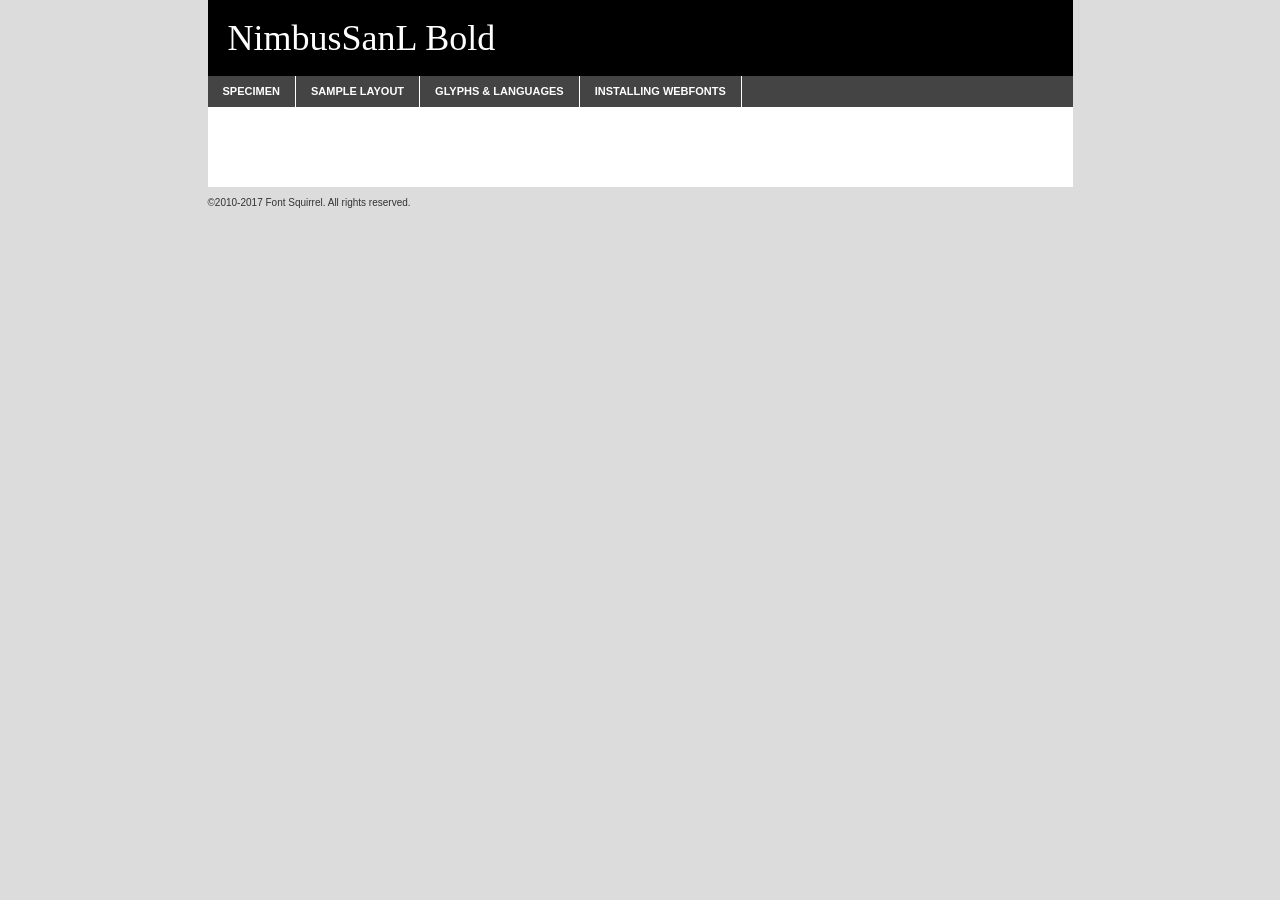
<file: fonts/nimbus/nimbussanl-bol-demo.html>
<!DOCTYPE html PUBLIC "-//W3C//DTD XHTML 1.0 Transitional//EN"
        "http://www.w3.org/TR/xhtml1/DTD/xhtml1-transitional.dtd">

<html xmlns="http://www.w3.org/1999/xhtml" xml:lang="en" lang="en">
<head>
    <meta http-equiv="Content-Type" content="text/html; charset=utf-8"/>
    <script src="http://ajax.googleapis.com/ajax/libs/jquery/1.7.2/jquery.min.js" type="text/javascript" charset="utf-8"></script>
    <script type="text/javascript">
		(function($) {
			$.fn.easyTabs = function(option) {
				var param = jQuery.extend({ fadeSpeed: 'fast', defaultContent: 1, activeClass: 'active' }, option);
				$(this).each(function() {
					var thisId = '#' + this.id;
					if ( param.defaultContent == '' )
					{
						param.defaultContent = 1;
					}
					if ( typeof param.defaultContent == 'number' )
					{
						var defaultTab = $(thisId + ' .tabs li:eq(' + (param.defaultContent - 1) + ') a').attr('href').substr(1);
					}
					else
					{
						var defaultTab = param.defaultContent;
					}
					$(thisId + ' .tabs li a').each(function() {
						var tabToHide = $(this).attr('href').substr(1);
						$('#' + tabToHide).addClass('easytabs-tab-content');
					});
					hideAll();
					changeContent(defaultTab);

					function hideAll() {$(thisId + ' .easytabs-tab-content').hide();}

					function changeContent(tabId)
					{
						hideAll();
						$(thisId + ' .tabs li').removeClass(param.activeClass);
						$(thisId + ' .tabs li a[href=#' + tabId + ']').closest('li').addClass(param.activeClass);
						if ( param.fadeSpeed != 'none' )
						{
							$(thisId + ' #' + tabId).fadeIn(param.fadeSpeed);
						}
						else
						{
							$(thisId + ' #' + tabId).show();
						}
					}

					$(thisId + ' .tabs li').click(function() {
						var tabId = $(this).find('a').attr('href').substr(1);
						changeContent(tabId);
						return false;
					});
				});
			}
		})(jQuery);
    </script>
    <link rel="stylesheet" href="specimen_files/specimen_stylesheet.css" type="text/css" charset="utf-8"/>
    <link rel="stylesheet" href="stylesheet.css" type="text/css" charset="utf-8"/>

    <style type="text/css">
        		body {
			font-family: '';
        		}

            </style>

    <title>NimbusSanL Bold Specimen</title>


    <script type="text/javascript" charset="utf-8">
		$(document).ready(function() {
			$('#container').easyTabs({ defaultContent: 1 });
		});
    </script>
</head>

<body>
<div id="container">
    <div id="header">
		NimbusSanL Bold    </div>
    <ul class="tabs">
        <li><a href="#specimen">Specimen</a></li>
        <li><a href="#layout">Sample Layout</a></li>
		        <li><a href="#glyphs">Glyphs &amp; Languages</a></li>
        <li><a href="#installing">Installing Webfonts</a></li>

    </ul>

    <div id="main_content">


        <div id="specimen">

            <div class="section">
                <div class="grid12 firstcol">
                    <div class="huge">AaBb</div>
                </div>
            </div>

            <div class="section">
                <div class="glyph_range">A&#x200B;B&#x200b;C&#x200b;D&#x200b;E&#x200b;F&#x200b;G&#x200b;H&#x200b;I&#x200b;J&#x200b;K&#x200b;L&#x200b;M&#x200b;N&#x200b;O&#x200b;P&#x200b;Q&#x200b;R&#x200b;S&#x200b;T&#x200b;U&#x200b;V&#x200b;W&#x200b;X&#x200b;Y&#x200b;Z&#x200b;a&#x200b;b&#x200b;c&#x200b;d&#x200b;e&#x200b;f&#x200b;g&#x200b;h&#x200b;i&#x200b;j&#x200b;k&#x200b;l&#x200b;m&#x200b;n&#x200b;o&#x200b;p&#x200b;q&#x200b;r&#x200b;s&#x200b;t&#x200b;u&#x200b;v&#x200b;w&#x200b;x&#x200b;y&#x200b;z&#x200b;1&#x200b;2&#x200b;3&#x200b;4&#x200b;5&#x200b;6&#x200b;7&#x200b;8&#x200b;9&#x200b;0&#x200b;&amp;&#x200b;.&#x200b;,&#x200b;?&#x200b;!&#x200b;&#64;&#x200b;(&#x200b;)&#x200b;#&#x200b;$&#x200b;%&#x200b;*&#x200b;+&#x200b;-&#x200b;=&#x200b;:&#x200b;;</div>
            </div>
            <div class="section">
                <div class="grid12 firstcol">
                    <table class="sample_table">
                        <tr>
                            <td>10</td>
                            <td class="size10">abcdefghijklmnopqrstuvwxyzABCDEFGHIJKLMNOPQRSTUVWXYZ0123456789abcdefghijklmnopqrstuvwxyzABCDEFGHIJKLMNOPQRSTUVWXYZ0123456789abcdefghijklmnopqrstuvwxyzABCDEFGHIJKLMNOPQRSTUVWXYZ</td>
                        </tr>
                        <tr>
                            <td>11</td>
                            <td class="size11">abcdefghijklmnopqrstuvwxyzABCDEFGHIJKLMNOPQRSTUVWXYZ0123456789abcdefghijklmnopqrstuvwxyzABCDEFGHIJKLMNOPQRSTUVWXYZ0123456789abcdefghijklmnopqrstuvwxyzABCDEFGHIJKLMNOPQRSTUVWXYZ</td>
                        </tr>
                        <tr>
                            <td>12</td>
                            <td class="size12">abcdefghijklmnopqrstuvwxyzABCDEFGHIJKLMNOPQRSTUVWXYZ0123456789abcdefghijklmnopqrstuvwxyzABCDEFGHIJKLMNOPQRSTUVWXYZ0123456789abcdefghijklmnopqrstuvwxyzABCDEFGHIJKLMNOPQRSTUVWXYZ</td>
                        </tr>
                        <tr>
                            <td>13</td>
                            <td class="size13">abcdefghijklmnopqrstuvwxyzABCDEFGHIJKLMNOPQRSTUVWXYZ0123456789abcdefghijklmnopqrstuvwxyzABCDEFGHIJKLMNOPQRSTUVWXYZ0123456789abcdefghijklmnopqrstuvwxyzABCDEFGHIJKLMNOPQRSTUVWXYZ</td>
                        </tr>
                        <tr>
                            <td>14</td>
                            <td class="size14">abcdefghijklmnopqrstuvwxyzABCDEFGHIJKLMNOPQRSTUVWXYZ0123456789abcdefghijklmnopqrstuvwxyzABCDEFGHIJKLMNOPQRSTUVWXYZ0123456789abcdefghijklmnopqrstuvwxyzABCDEFGHIJKLMNOPQRSTUVWXYZ</td>
                        </tr>
                        <tr>
                            <td>16</td>
                            <td class="size16">abcdefghijklmnopqrstuvwxyzABCDEFGHIJKLMNOPQRSTUVWXYZ0123456789abcdefghijklmnopqrstuvwxyzABCDEFGHIJKLMNOPQRSTUVWXYZ</td>
                        </tr>
                        <tr>
                            <td>18</td>
                            <td class="size18">abcdefghijklmnopqrstuvwxyzABCDEFGHIJKLMNOPQRSTUVWXYZ0123456789abcdefghijklmnopqrstuvwxyzABCDEFGHIJKLMNOPQRSTUVWXYZ</td>
                        </tr>
                        <tr>
                            <td>20</td>
                            <td class="size20">abcdefghijklmnopqrstuvwxyzABCDEFGHIJKLMNOPQRSTUVWXYZ0123456789abcdefghijklmnopqrstuvwxyzABCDEFGHIJKLMNOPQRSTUVWXYZ</td>
                        </tr>
                        <tr>
                            <td>24</td>
                            <td class="size24">abcdefghijklmnopqrstuvwxyzABCDEFGHIJKLMNOPQRSTUVWXYZ0123456789abcdefghijklmnopqrstuvwxyzABCDEFGHIJKLMNOPQRSTUVWXYZ</td>
                        </tr>
                        <tr>
                            <td>30</td>
                            <td class="size30">abcdefghijklmnopqrstuvwxyzABCDEFGHIJKLMNOPQRSTUVWXYZ0123456789abcdefghijklmnopqrstuvwxyzABCDEFGHIJKLMNOPQRSTUVWXYZ</td>
                        </tr>
                        <tr>
                            <td>36</td>
                            <td class="size36">abcdefghijklmnopqrstuvwxyzABCDEFGHIJKLMNOPQRSTUVWXYZ0123456789abcdefghijklmnopqrstuvwxyzABCDEFGHIJKLMNOPQRSTUVWXYZ</td>
                        </tr>
                        <tr>
                            <td>48</td>
                            <td class="size48">abcdefghijklmnopqrstuvwxyzABCDEFGHIJKLMNOPQRSTUVWXYZ0123456789abcdefghijklmnopqrstuvwxyzABCDEFGHIJKLMNOPQRSTUVWXYZ</td>
                        </tr>
                        <tr>
                            <td>60</td>
                            <td class="size60">abcdefghijklmnopqrstuvwxyzABCDEFGHIJKLMNOPQRSTUVWXYZ0123456789abcdefghijklmnopqrstuvwxyzABCDEFGHIJKLMNOPQRSTUVWXYZ</td>
                        </tr>
                        <tr>
                            <td>72</td>
                            <td class="size72">abcdefghijklmnopqrstuvwxyzABCDEFGHIJKLMNOPQRSTUVWXYZ0123456789abcdefghijklmnopqrstuvwxyzABCDEFGHIJKLMNOPQRSTUVWXYZ</td>
                        </tr>
                        <tr>
                            <td>90</td>
                            <td class="size90">abcdefghijklmnopqrstuvwxyzABCDEFGHIJKLMNOPQRSTUVWXYZ0123456789abcdefghijklmnopqrstuvwxyzABCDEFGHIJKLMNOPQRSTUVWXYZ</td>
                        </tr>
                    </table>

                </div>

            </div>


            <div class="section" id="bodycomparison">


                <div id="xheight">
                    <div class="fontbody">&#x25FC;&#x25FC;&#x25FC;&#x25FC;&#x25FC;&#x25FC;&#x25FC;&#x25FC;&#x25FC;&#x25FC;&#x25FC;&#x25FC;&#x25FC;&#x25FC;&#x25FC;&#x25FC;&#x25FC;&#x25FC;&#x25FC;&#x25FC;&#x25FC;&#x25FC;&#x25FC;&#x25FC;&#x25FC;&#x25FC;&#x25FC;&#x25FC;&#x25FC;&#x25FC;&#x25FC;&#x25FC;&#x25FC;&#x25FC;&#x25FC;&#x25FC;&#x25FC;&#x25FC;&#x25FC;&#x25FC;&#x25FC;&#x25FC;&#x25FC;&#x25FC;&#x25FC;&#x25FC;&#x25FC;&#x25FC;&#x25FC;&#x25FC;&#x25FC;&#x25FC;&#x25FC;&#x25FC;&#x25FC;&#x25FC;&#x25FC;&#x25FC;&#x25FC;&#x25FC;&#x25FC;&#x25FC;&#x25FC;&#x25FC;&#x25FC;&#x25FC;&#x25FC;&#x25FC;&#x25FC;&#x25FC;&#x25FC;&#x25FC;&#x25FC;&#x25FC;&#x25FC;&#x25FC;&#x25FC;&#x25FC;&#x25FC;&#x25FC;&#x25FC;&#x25FC;&#x25FC;&#x25FC;&#x25FC;&#x25FC;&#x25FC;&#x25FC;&#x25FC;&#x25FC;&#x25FC;&#x25FC;&#x25FC;&#x25FC;&#x25FC;&#x25FC;&#x25FC;&#x25FC;&#x25FC;body</div>
                    <div class="arialbody">body</div>
                    <div class="verdanabody">body</div>
                    <div class="georgiabody">body</div>
                </div>
                <div class="fontbody" style="z-index:1">
                    body<span>NimbusSanL Bold</span>
                </div>
                <div class="arialbody" style="z-index:1">
                    body<span>Arial</span>
                </div>
                <div class="verdanabody" style="z-index:1">
                    body<span>Verdana</span>
                </div>
                <div class="georgiabody" style="z-index:1">
                    body<span>Georgia</span>
                </div>


            </div>


            <div class="section psample psample_row1" id="">

                <div class="grid2 firstcol">
                    <p class="size10"><span>10.</span>Aenean lacinia bibendum nulla sed consectetur. Fusce dapibus, tellus ac cursus commodo, tortor mauris condimentum nibh, ut fermentum massa justo sit amet risus. Nullam id dolor id nibh ultricies vehicula ut id elit. Cum sociis natoque penatibus et magnis dis parturient montes, nascetur ridiculus mus. Nulla vitae elit libero, a pharetra augue.</p>

                </div>
                <div class="grid3">
                    <p class="size11"><span>11.</span>Aenean lacinia bibendum nulla sed consectetur. Fusce dapibus, tellus ac cursus commodo, tortor mauris condimentum nibh, ut fermentum massa justo sit amet risus. Nullam id dolor id nibh ultricies vehicula ut id elit. Cum sociis natoque penatibus et magnis dis parturient montes, nascetur ridiculus mus. Nulla vitae elit libero, a pharetra augue.</p>

                </div>
                <div class="grid3">
                    <p class="size12"><span>12.</span>Aenean lacinia bibendum nulla sed consectetur. Fusce dapibus, tellus ac cursus commodo, tortor mauris condimentum nibh, ut fermentum massa justo sit amet risus. Nullam id dolor id nibh ultricies vehicula ut id elit. Cum sociis natoque penatibus et magnis dis parturient montes, nascetur ridiculus mus. Nulla vitae elit libero, a pharetra augue.</p>

                </div>
                <div class="grid4">
                    <p class="size13"><span>13.</span>Aenean lacinia bibendum nulla sed consectetur. Fusce dapibus, tellus ac cursus commodo, tortor mauris condimentum nibh, ut fermentum massa justo sit amet risus. Nullam id dolor id nibh ultricies vehicula ut id elit. Cum sociis natoque penatibus et magnis dis parturient montes, nascetur ridiculus mus. Nulla vitae elit libero, a pharetra augue.</p>

                </div>
                <div class="white_blend"></div>

            </div>
            <div class="section psample psample_row2" id="">
                <div class="grid3 firstcol">
                    <p class="size14"><span>14.</span>Aenean lacinia bibendum nulla sed consectetur. Fusce dapibus, tellus ac cursus commodo, tortor mauris condimentum nibh, ut fermentum massa justo sit amet risus. Nullam id dolor id nibh ultricies vehicula ut id elit. Cum sociis natoque penatibus et magnis dis parturient montes, nascetur ridiculus mus. Nulla vitae elit libero, a pharetra augue.</p>

                </div>
                <div class="grid4">
                    <p class="size16"><span>16.</span>Aenean lacinia bibendum nulla sed consectetur. Fusce dapibus, tellus ac cursus commodo, tortor mauris condimentum nibh, ut fermentum massa justo sit amet risus. Nullam id dolor id nibh ultricies vehicula ut id elit. Cum sociis natoque penatibus et magnis dis parturient montes, nascetur ridiculus mus. Nulla vitae elit libero, a pharetra augue.</p>

                </div>
                <div class="grid5">
                    <p class="size18"><span>18.</span>Aenean lacinia bibendum nulla sed consectetur. Fusce dapibus, tellus ac cursus commodo, tortor mauris condimentum nibh, ut fermentum massa justo sit amet risus. Nullam id dolor id nibh ultricies vehicula ut id elit. Cum sociis natoque penatibus et magnis dis parturient montes, nascetur ridiculus mus. Nulla vitae elit libero, a pharetra augue.</p>

                </div>

                <div class="white_blend"></div>

            </div>

            <div class="section psample psample_row3" id="">
                <div class="grid5 firstcol">
                    <p class="size20"><span>20.</span>Aenean lacinia bibendum nulla sed consectetur. Fusce dapibus, tellus ac cursus commodo, tortor mauris condimentum nibh, ut fermentum massa justo sit amet risus. Nullam id dolor id nibh ultricies vehicula ut id elit. Cum sociis natoque penatibus et magnis dis parturient montes, nascetur ridiculus mus. Nulla vitae elit libero, a pharetra augue.</p>
                </div>
                <div class="grid7">
                    <p class="size24"><span>24.</span>Aenean lacinia bibendum nulla sed consectetur. Fusce dapibus, tellus ac cursus commodo, tortor mauris condimentum nibh, ut fermentum massa justo sit amet risus. Nullam id dolor id nibh ultricies vehicula ut id elit. Cum sociis natoque penatibus et magnis dis parturient montes, nascetur ridiculus mus. Nulla vitae elit libero, a pharetra augue.</p>
                </div>

                <div class="white_blend"></div>

            </div>

            <div class="section psample psample_row4" id="">
                <div class="grid12 firstcol">
                    <p class="size30"><span>30.</span>Aenean lacinia bibendum nulla sed consectetur. Fusce dapibus, tellus ac cursus commodo, tortor mauris condimentum nibh, ut fermentum massa justo sit amet risus. Nullam id dolor id nibh ultricies vehicula ut id elit. Cum sociis natoque penatibus et magnis dis parturient montes, nascetur ridiculus mus. Nulla vitae elit libero, a pharetra augue.</p>
                </div>
                <div class="white_blend"></div>

            </div>


            <div class="section psample psample_row1 fullreverse">
                <div class="grid2 firstcol">
                    <p class="size10"><span>10.</span>Aenean lacinia bibendum nulla sed consectetur. Fusce dapibus, tellus ac cursus commodo, tortor mauris condimentum nibh, ut fermentum massa justo sit amet risus. Nullam id dolor id nibh ultricies vehicula ut id elit. Cum sociis natoque penatibus et magnis dis parturient montes, nascetur ridiculus mus. Nulla vitae elit libero, a pharetra augue.</p>

                </div>
                <div class="grid3">
                    <p class="size11"><span>11.</span>Aenean lacinia bibendum nulla sed consectetur. Fusce dapibus, tellus ac cursus commodo, tortor mauris condimentum nibh, ut fermentum massa justo sit amet risus. Nullam id dolor id nibh ultricies vehicula ut id elit. Cum sociis natoque penatibus et magnis dis parturient montes, nascetur ridiculus mus. Nulla vitae elit libero, a pharetra augue.</p>

                </div>
                <div class="grid3">
                    <p class="size12"><span>12.</span>Aenean lacinia bibendum nulla sed consectetur. Fusce dapibus, tellus ac cursus commodo, tortor mauris condimentum nibh, ut fermentum massa justo sit amet risus. Nullam id dolor id nibh ultricies vehicula ut id elit. Cum sociis natoque penatibus et magnis dis parturient montes, nascetur ridiculus mus. Nulla vitae elit libero, a pharetra augue.</p>

                </div>
                <div class="grid4">
                    <p class="size13"><span>13.</span>Aenean lacinia bibendum nulla sed consectetur. Fusce dapibus, tellus ac cursus commodo, tortor mauris condimentum nibh, ut fermentum massa justo sit amet risus. Nullam id dolor id nibh ultricies vehicula ut id elit. Cum sociis natoque penatibus et magnis dis parturient montes, nascetur ridiculus mus. Nulla vitae elit libero, a pharetra augue.</p>

                </div>
                <div class="black_blend"></div>

            </div>

            <div class="section psample psample_row2 fullreverse">
                <div class="grid3 firstcol">
                    <p class="size14"><span>14.</span>Aenean lacinia bibendum nulla sed consectetur. Fusce dapibus, tellus ac cursus commodo, tortor mauris condimentum nibh, ut fermentum massa justo sit amet risus. Nullam id dolor id nibh ultricies vehicula ut id elit. Cum sociis natoque penatibus et magnis dis parturient montes, nascetur ridiculus mus. Nulla vitae elit libero, a pharetra augue.</p>

                </div>
                <div class="grid4">
                    <p class="size16"><span>16.</span>Aenean lacinia bibendum nulla sed consectetur. Fusce dapibus, tellus ac cursus commodo, tortor mauris condimentum nibh, ut fermentum massa justo sit amet risus. Nullam id dolor id nibh ultricies vehicula ut id elit. Cum sociis natoque penatibus et magnis dis parturient montes, nascetur ridiculus mus. Nulla vitae elit libero, a pharetra augue.</p>

                </div>
                <div class="grid5">
                    <p class="size18"><span>18.</span>Aenean lacinia bibendum nulla sed consectetur. Fusce dapibus, tellus ac cursus commodo, tortor mauris condimentum nibh, ut fermentum massa justo sit amet risus. Nullam id dolor id nibh ultricies vehicula ut id elit. Cum sociis natoque penatibus et magnis dis parturient montes, nascetur ridiculus mus. Nulla vitae elit libero, a pharetra augue.</p>

                </div>
                <div class="black_blend"></div>

            </div>

            <div class="section psample fullreverse psample_row3" id="">
                <div class="grid5 firstcol">
                    <p class="size20"><span>20.</span>Aenean lacinia bibendum nulla sed consectetur. Fusce dapibus, tellus ac cursus commodo, tortor mauris condimentum nibh, ut fermentum massa justo sit amet risus. Nullam id dolor id nibh ultricies vehicula ut id elit. Cum sociis natoque penatibus et magnis dis parturient montes, nascetur ridiculus mus. Nulla vitae elit libero, a pharetra augue.</p>
                </div>
                <div class="grid7">
                    <p class="size24"><span>24.</span>Aenean lacinia bibendum nulla sed consectetur. Fusce dapibus, tellus ac cursus commodo, tortor mauris condimentum nibh, ut fermentum massa justo sit amet risus. Nullam id dolor id nibh ultricies vehicula ut id elit. Cum sociis natoque penatibus et magnis dis parturient montes, nascetur ridiculus mus. Nulla vitae elit libero, a pharetra augue.</p>
                </div>

                <div class="black_blend"></div>

            </div>

            <div class="section psample fullreverse psample_row4" id="" style="border-bottom: 20px #000 solid;">
                <div class="grid12 firstcol">
                    <p class="size30"><span>30.</span>Aenean lacinia bibendum nulla sed consectetur. Fusce dapibus, tellus ac cursus commodo, tortor mauris condimentum nibh, ut fermentum massa justo sit amet risus. Nullam id dolor id nibh ultricies vehicula ut id elit. Cum sociis natoque penatibus et magnis dis parturient montes, nascetur ridiculus mus. Nulla vitae elit libero, a pharetra augue.</p>
                </div>
                <div class="black_blend"></div>

            </div>


        </div>

        <div id="layout">

            <div class="section">

                <div class="grid12 firstcol">
                    <h1>Lorem Ipsum Dolor</h1>
                    <h2>Etiam porta sem malesuada magna mollis euismod</h2>

                    <p class="byline">By <a href="#link">Aenean Lacinia</a></p>
                </div>
            </div>
            <div class="section">
                <div class="grid8 firstcol">
                    <p class="large">Donec sed odio dui. Morbi leo risus, porta ac consectetur ac, vestibulum at eros. Fusce dapibus, tellus ac cursus commodo, tortor mauris condimentum nibh, ut fermentum massa justo sit amet risus. </p>


                    <h3>Pellentesque ornare sem</h3>

                    <p>Maecenas sed diam eget risus varius blandit sit amet non magna. Maecenas faucibus mollis interdum. Donec ullamcorper nulla non metus auctor fringilla. Nullam id dolor id nibh ultricies vehicula ut id elit. Nullam id dolor id nibh ultricies vehicula ut id elit. </p>

                    <p>Aenean eu leo quam. Pellentesque ornare sem lacinia quam venenatis vestibulum. Lorem ipsum dolor sit amet, consectetur adipiscing elit. Cum sociis natoque penatibus et magnis dis parturient montes, nascetur ridiculus mus. </p>

                    <p>Nulla vitae elit libero, a pharetra augue. Praesent commodo cursus magna, vel scelerisque nisl consectetur et. Aenean lacinia bibendum nulla sed consectetur. </p>

                    <p>Nullam quis risus eget urna mollis ornare vel eu leo. Nullam quis risus eget urna mollis ornare vel eu leo. Maecenas sed diam eget risus varius blandit sit amet non magna. Donec ullamcorper nulla non metus auctor fringilla. </p>

                    <h3>Cras mattis consectetur</h3>

                    <p>Aenean eu leo quam. Pellentesque ornare sem lacinia quam venenatis vestibulum. Aenean lacinia bibendum nulla sed consectetur. Integer posuere erat a ante venenatis dapibus posuere velit aliquet. Cras mattis consectetur purus sit amet fermentum. </p>

                    <p>Nullam id dolor id nibh ultricies vehicula ut id elit. Nullam quis risus eget urna mollis ornare vel eu leo. Cras mattis consectetur purus sit amet fermentum.</p>
                </div>

                <div class="grid4 sidebar">

                    <div class="box reverse">
                        <p class="last">Nullam quis risus eget urna mollis ornare vel eu leo. Donec ullamcorper nulla non metus auctor fringilla. Cras mattis consectetur purus sit amet fermentum. Sed posuere consectetur est at lobortis. Lorem ipsum dolor sit amet, consectetur adipiscing elit. </p>
                    </div>

                    <p class="caption">Maecenas sed diam eget risus varius.</p>

                    <p>Vestibulum id ligula porta felis euismod semper. Integer posuere erat a ante venenatis dapibus posuere velit aliquet. Vestibulum id ligula porta felis euismod semper. Sed posuere consectetur est at lobortis. Maecenas sed diam eget risus varius blandit sit amet non magna. Fusce dapibus, tellus ac cursus commodo, tortor mauris condimentum nibh, ut fermentum massa justo sit amet risus. </p>


                    <p>Duis mollis, est non commodo luctus, nisi erat porttitor ligula, eget lacinia odio sem nec elit. Aenean lacinia bibendum nulla sed consectetur. Vivamus sagittis lacus vel augue laoreet rutrum faucibus dolor auctor. Aenean lacinia bibendum nulla sed consectetur. Nullam quis risus eget urna mollis ornare vel eu leo. </p>

                    <p>Praesent commodo cursus magna, vel scelerisque nisl consectetur et. Donec ullamcorper nulla non metus auctor fringilla. Maecenas faucibus mollis interdum. Fusce dapibus, tellus ac cursus commodo, tortor mauris condimentum nibh, ut fermentum massa justo sit amet risus. </p>

                </div>
            </div>

        </div>


		

        <div id="glyphs">
            <div class="section">
                <div class="grid12 firstcol">

                    <h1>Language Support</h1>
                    <p>The subset of NimbusSanL Bold in this kit supports the following languages:<br/>

						<em>This font does not fully support any language.</em>                    </p>
                    <h1>Glyph Chart</h1>
                    <p>The subset of NimbusSanL Bold in this kit includes all the glyphs listed below. Unicode entities are included above each glyph to help you insert individual characters into your layout.</p>
                    <div id="glyph_chart">

						                    </div>
                </div>


            </div>
        </div>


        <div id="specs">

        </div>

        <div id="installing">
            <div class="section">
                <div class="grid7 firstcol">
                    <h1>Installing Webfonts</h1>

                    <p>Webfonts are supported by all major browser platforms but not all in the same way. There are currently four different font formats that must be included in order to target all browsers. This includes TTF, WOFF, EOT and SVG.</p>

                    <h2>1. Upload your webfonts</h2>
                    <p>You must upload your webfont kit to your website. They should be in or near the same directory as your CSS files.</p>

                    <h2>2. Include the webfont stylesheet</h2>
                    <p>A special CSS @font-face declaration helps the various browsers select the appropriate font it needs without causing you a bunch of headaches. Learn more about this syntax by reading the <a href="https://www.fontspring.com/blog/further-hardening-of-the-bulletproof-syntax">Fontspring blog post</a> about it. The code for it is as follows:</p>


                    <code>
                        @font-face{
                        font-family: 'MyWebFont';
                        src: url('WebFont.eot');
                        src: url('WebFont.eot?#iefix') format('embedded-opentype'),
                        url('WebFont.woff') format('woff'),
                        url('WebFont.ttf') format('truetype'),
                        url('WebFont.svg#webfont') format('svg');
                        }
                    </code>

                    <p>We've already gone ahead and generated the code for you. All you have to do is link to the stylesheet in your HTML, like this:</p>
                    <code>&lt;link rel=&quot;stylesheet&quot; href=&quot;stylesheet.css&quot; type=&quot;text/css&quot; charset=&quot;utf-8&quot; /&gt;</code>

                    <h2>3. Modify your own stylesheet</h2>
                    <p>To take advantage of your new fonts, you must tell your stylesheet to use them. Look at the original @font-face declaration above and find the property called "font-family." The name linked there will be what you use to reference the font. Prepend that webfont name to the font stack in the "font-family" property, inside the selector you want to change. For example:</p>
                    <code>p { font-family: 'WebFont', Arial, sans-serif; }</code>

                    <h2>4. Test</h2>
                    <p>Getting webfonts to work cross-browser <em>can</em> be tricky. Use the information in the sidebar to help you if you find that fonts aren't loading in a particular browser.</p>
                </div>

                <div class="grid5 sidebar">
                    <div class="box">
                        <h2>Troubleshooting<br/>Font-Face Problems</h2>
                        <p>Having trouble getting your webfonts to load in your new website? Here are some tips to sort out what might be the problem.</p>

                        <h3>Fonts not showing in any browser</h3>

                        <p>This sounds like you need to work on the plumbing. You either did not upload the fonts to the correct directory, or you did not link the fonts properly in the CSS. If you've confirmed that all this is correct and you still have a problem, take a look at your .htaccess file and see if requests are getting intercepted.</p>

                        <h3>Fonts not loading in iPhone or iPad</h3>

                        <p>The most common problem here is that you are serving the fonts from an IIS server. IIS refuses to serve files that have unknown MIME types. If that is the case, you must set the MIME type for SVG to "image/svg+xml" in the server settings. Follow these instructions from Microsoft if you need help.</p>

                        <h3>Fonts not loading in Firefox</h3>

                        <p>The primary reason for this failure? You are still using a version Firefox older than 3.5. So upgrade already! If that isn't it, then you are very likely serving fonts from a different domain. Firefox requires that all font assets be served from the same domain. Lastly it is possible that you need to add WOFF to your list of MIME types (if you are serving via IIS.)</p>

                        <h3>Fonts not loading in IE</h3>

                        <p>Are you looking at Internet Explorer on an actual Windows machine or are you cheating by using a service like Adobe BrowserLab? Many of these screenshot services do not render @font-face for IE. Best to test it on a real machine.</p>

                        <h3>Fonts not loading in IE9</h3>

                        <p>IE9, like Firefox, requires that fonts be served from the same domain as the website. Make sure that is the case.</p>
                    </div>
                </div>
            </div>

        </div>

    </div>
    <div id="footer">
        <p>&copy;2010-2017 Font Squirrel. All rights reserved.</p>
    </div>
</div>
</body>
</html>
</file>
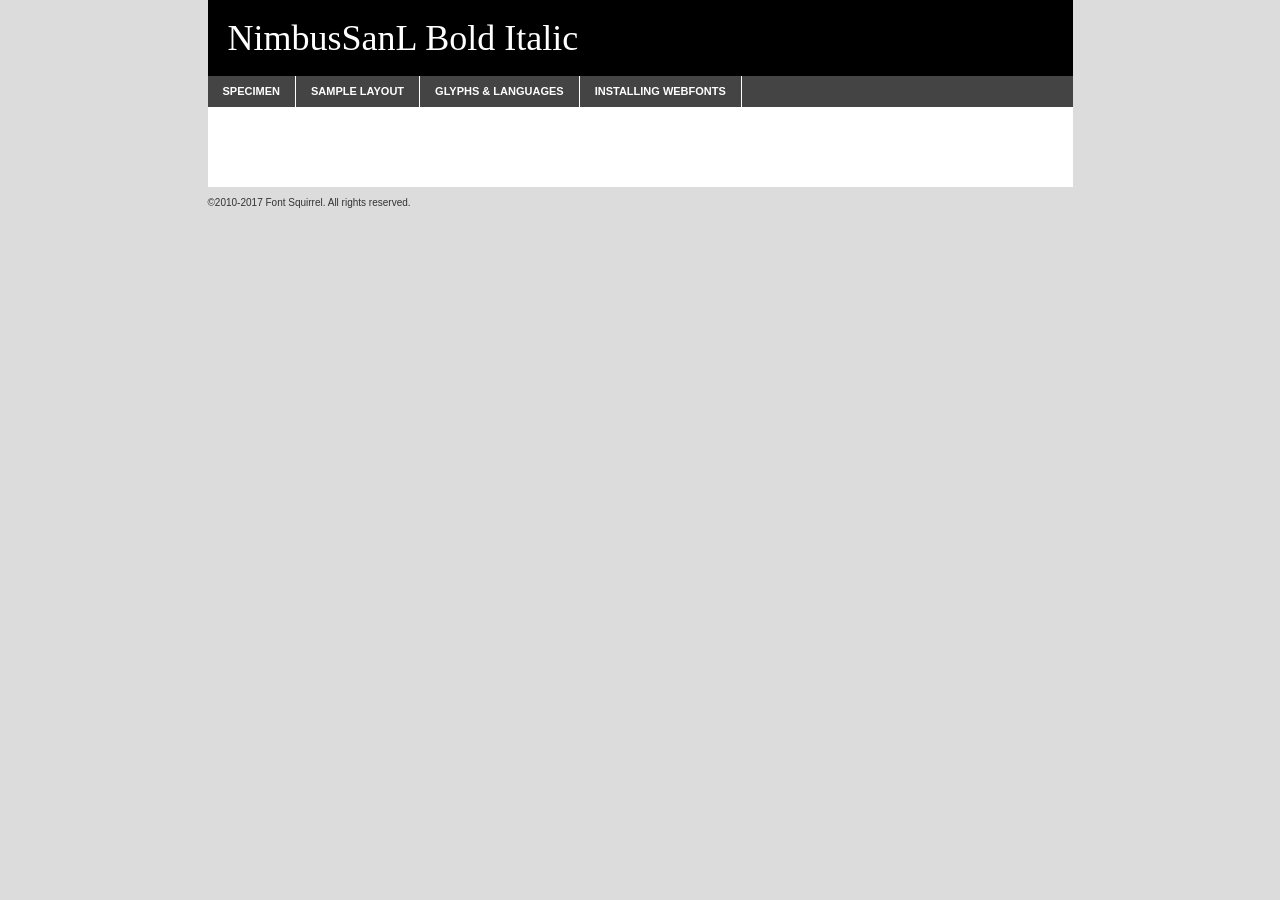
<file: fonts/nimbus/nimbussanl-bolita-demo.html>
<!DOCTYPE html PUBLIC "-//W3C//DTD XHTML 1.0 Transitional//EN"
        "http://www.w3.org/TR/xhtml1/DTD/xhtml1-transitional.dtd">

<html xmlns="http://www.w3.org/1999/xhtml" xml:lang="en" lang="en">
<head>
    <meta http-equiv="Content-Type" content="text/html; charset=utf-8"/>
    <script src="http://ajax.googleapis.com/ajax/libs/jquery/1.7.2/jquery.min.js" type="text/javascript" charset="utf-8"></script>
    <script type="text/javascript">
		(function($) {
			$.fn.easyTabs = function(option) {
				var param = jQuery.extend({ fadeSpeed: 'fast', defaultContent: 1, activeClass: 'active' }, option);
				$(this).each(function() {
					var thisId = '#' + this.id;
					if ( param.defaultContent == '' )
					{
						param.defaultContent = 1;
					}
					if ( typeof param.defaultContent == 'number' )
					{
						var defaultTab = $(thisId + ' .tabs li:eq(' + (param.defaultContent - 1) + ') a').attr('href').substr(1);
					}
					else
					{
						var defaultTab = param.defaultContent;
					}
					$(thisId + ' .tabs li a').each(function() {
						var tabToHide = $(this).attr('href').substr(1);
						$('#' + tabToHide).addClass('easytabs-tab-content');
					});
					hideAll();
					changeContent(defaultTab);

					function hideAll() {$(thisId + ' .easytabs-tab-content').hide();}

					function changeContent(tabId)
					{
						hideAll();
						$(thisId + ' .tabs li').removeClass(param.activeClass);
						$(thisId + ' .tabs li a[href=#' + tabId + ']').closest('li').addClass(param.activeClass);
						if ( param.fadeSpeed != 'none' )
						{
							$(thisId + ' #' + tabId).fadeIn(param.fadeSpeed);
						}
						else
						{
							$(thisId + ' #' + tabId).show();
						}
					}

					$(thisId + ' .tabs li').click(function() {
						var tabId = $(this).find('a').attr('href').substr(1);
						changeContent(tabId);
						return false;
					});
				});
			}
		})(jQuery);
    </script>
    <link rel="stylesheet" href="specimen_files/specimen_stylesheet.css" type="text/css" charset="utf-8"/>
    <link rel="stylesheet" href="stylesheet.css" type="text/css" charset="utf-8"/>

    <style type="text/css">
        		body {
			font-family: '';
        		}

            </style>

    <title>NimbusSanL Bold Italic Specimen</title>


    <script type="text/javascript" charset="utf-8">
		$(document).ready(function() {
			$('#container').easyTabs({ defaultContent: 1 });
		});
    </script>
</head>

<body>
<div id="container">
    <div id="header">
		NimbusSanL Bold Italic    </div>
    <ul class="tabs">
        <li><a href="#specimen">Specimen</a></li>
        <li><a href="#layout">Sample Layout</a></li>
		        <li><a href="#glyphs">Glyphs &amp; Languages</a></li>
        <li><a href="#installing">Installing Webfonts</a></li>

    </ul>

    <div id="main_content">


        <div id="specimen">

            <div class="section">
                <div class="grid12 firstcol">
                    <div class="huge">AaBb</div>
                </div>
            </div>

            <div class="section">
                <div class="glyph_range">A&#x200B;B&#x200b;C&#x200b;D&#x200b;E&#x200b;F&#x200b;G&#x200b;H&#x200b;I&#x200b;J&#x200b;K&#x200b;L&#x200b;M&#x200b;N&#x200b;O&#x200b;P&#x200b;Q&#x200b;R&#x200b;S&#x200b;T&#x200b;U&#x200b;V&#x200b;W&#x200b;X&#x200b;Y&#x200b;Z&#x200b;a&#x200b;b&#x200b;c&#x200b;d&#x200b;e&#x200b;f&#x200b;g&#x200b;h&#x200b;i&#x200b;j&#x200b;k&#x200b;l&#x200b;m&#x200b;n&#x200b;o&#x200b;p&#x200b;q&#x200b;r&#x200b;s&#x200b;t&#x200b;u&#x200b;v&#x200b;w&#x200b;x&#x200b;y&#x200b;z&#x200b;1&#x200b;2&#x200b;3&#x200b;4&#x200b;5&#x200b;6&#x200b;7&#x200b;8&#x200b;9&#x200b;0&#x200b;&amp;&#x200b;.&#x200b;,&#x200b;?&#x200b;!&#x200b;&#64;&#x200b;(&#x200b;)&#x200b;#&#x200b;$&#x200b;%&#x200b;*&#x200b;+&#x200b;-&#x200b;=&#x200b;:&#x200b;;</div>
            </div>
            <div class="section">
                <div class="grid12 firstcol">
                    <table class="sample_table">
                        <tr>
                            <td>10</td>
                            <td class="size10">abcdefghijklmnopqrstuvwxyzABCDEFGHIJKLMNOPQRSTUVWXYZ0123456789abcdefghijklmnopqrstuvwxyzABCDEFGHIJKLMNOPQRSTUVWXYZ0123456789abcdefghijklmnopqrstuvwxyzABCDEFGHIJKLMNOPQRSTUVWXYZ</td>
                        </tr>
                        <tr>
                            <td>11</td>
                            <td class="size11">abcdefghijklmnopqrstuvwxyzABCDEFGHIJKLMNOPQRSTUVWXYZ0123456789abcdefghijklmnopqrstuvwxyzABCDEFGHIJKLMNOPQRSTUVWXYZ0123456789abcdefghijklmnopqrstuvwxyzABCDEFGHIJKLMNOPQRSTUVWXYZ</td>
                        </tr>
                        <tr>
                            <td>12</td>
                            <td class="size12">abcdefghijklmnopqrstuvwxyzABCDEFGHIJKLMNOPQRSTUVWXYZ0123456789abcdefghijklmnopqrstuvwxyzABCDEFGHIJKLMNOPQRSTUVWXYZ0123456789abcdefghijklmnopqrstuvwxyzABCDEFGHIJKLMNOPQRSTUVWXYZ</td>
                        </tr>
                        <tr>
                            <td>13</td>
                            <td class="size13">abcdefghijklmnopqrstuvwxyzABCDEFGHIJKLMNOPQRSTUVWXYZ0123456789abcdefghijklmnopqrstuvwxyzABCDEFGHIJKLMNOPQRSTUVWXYZ0123456789abcdefghijklmnopqrstuvwxyzABCDEFGHIJKLMNOPQRSTUVWXYZ</td>
                        </tr>
                        <tr>
                            <td>14</td>
                            <td class="size14">abcdefghijklmnopqrstuvwxyzABCDEFGHIJKLMNOPQRSTUVWXYZ0123456789abcdefghijklmnopqrstuvwxyzABCDEFGHIJKLMNOPQRSTUVWXYZ0123456789abcdefghijklmnopqrstuvwxyzABCDEFGHIJKLMNOPQRSTUVWXYZ</td>
                        </tr>
                        <tr>
                            <td>16</td>
                            <td class="size16">abcdefghijklmnopqrstuvwxyzABCDEFGHIJKLMNOPQRSTUVWXYZ0123456789abcdefghijklmnopqrstuvwxyzABCDEFGHIJKLMNOPQRSTUVWXYZ</td>
                        </tr>
                        <tr>
                            <td>18</td>
                            <td class="size18">abcdefghijklmnopqrstuvwxyzABCDEFGHIJKLMNOPQRSTUVWXYZ0123456789abcdefghijklmnopqrstuvwxyzABCDEFGHIJKLMNOPQRSTUVWXYZ</td>
                        </tr>
                        <tr>
                            <td>20</td>
                            <td class="size20">abcdefghijklmnopqrstuvwxyzABCDEFGHIJKLMNOPQRSTUVWXYZ0123456789abcdefghijklmnopqrstuvwxyzABCDEFGHIJKLMNOPQRSTUVWXYZ</td>
                        </tr>
                        <tr>
                            <td>24</td>
                            <td class="size24">abcdefghijklmnopqrstuvwxyzABCDEFGHIJKLMNOPQRSTUVWXYZ0123456789abcdefghijklmnopqrstuvwxyzABCDEFGHIJKLMNOPQRSTUVWXYZ</td>
                        </tr>
                        <tr>
                            <td>30</td>
                            <td class="size30">abcdefghijklmnopqrstuvwxyzABCDEFGHIJKLMNOPQRSTUVWXYZ0123456789abcdefghijklmnopqrstuvwxyzABCDEFGHIJKLMNOPQRSTUVWXYZ</td>
                        </tr>
                        <tr>
                            <td>36</td>
                            <td class="size36">abcdefghijklmnopqrstuvwxyzABCDEFGHIJKLMNOPQRSTUVWXYZ0123456789abcdefghijklmnopqrstuvwxyzABCDEFGHIJKLMNOPQRSTUVWXYZ</td>
                        </tr>
                        <tr>
                            <td>48</td>
                            <td class="size48">abcdefghijklmnopqrstuvwxyzABCDEFGHIJKLMNOPQRSTUVWXYZ0123456789abcdefghijklmnopqrstuvwxyzABCDEFGHIJKLMNOPQRSTUVWXYZ</td>
                        </tr>
                        <tr>
                            <td>60</td>
                            <td class="size60">abcdefghijklmnopqrstuvwxyzABCDEFGHIJKLMNOPQRSTUVWXYZ0123456789abcdefghijklmnopqrstuvwxyzABCDEFGHIJKLMNOPQRSTUVWXYZ</td>
                        </tr>
                        <tr>
                            <td>72</td>
                            <td class="size72">abcdefghijklmnopqrstuvwxyzABCDEFGHIJKLMNOPQRSTUVWXYZ0123456789abcdefghijklmnopqrstuvwxyzABCDEFGHIJKLMNOPQRSTUVWXYZ</td>
                        </tr>
                        <tr>
                            <td>90</td>
                            <td class="size90">abcdefghijklmnopqrstuvwxyzABCDEFGHIJKLMNOPQRSTUVWXYZ0123456789abcdefghijklmnopqrstuvwxyzABCDEFGHIJKLMNOPQRSTUVWXYZ</td>
                        </tr>
                    </table>

                </div>

            </div>


            <div class="section" id="bodycomparison">


                <div id="xheight">
                    <div class="fontbody">&#x25FC;&#x25FC;&#x25FC;&#x25FC;&#x25FC;&#x25FC;&#x25FC;&#x25FC;&#x25FC;&#x25FC;&#x25FC;&#x25FC;&#x25FC;&#x25FC;&#x25FC;&#x25FC;&#x25FC;&#x25FC;&#x25FC;&#x25FC;&#x25FC;&#x25FC;&#x25FC;&#x25FC;&#x25FC;&#x25FC;&#x25FC;&#x25FC;&#x25FC;&#x25FC;&#x25FC;&#x25FC;&#x25FC;&#x25FC;&#x25FC;&#x25FC;&#x25FC;&#x25FC;&#x25FC;&#x25FC;&#x25FC;&#x25FC;&#x25FC;&#x25FC;&#x25FC;&#x25FC;&#x25FC;&#x25FC;&#x25FC;&#x25FC;&#x25FC;&#x25FC;&#x25FC;&#x25FC;&#x25FC;&#x25FC;&#x25FC;&#x25FC;&#x25FC;&#x25FC;&#x25FC;&#x25FC;&#x25FC;&#x25FC;&#x25FC;&#x25FC;&#x25FC;&#x25FC;&#x25FC;&#x25FC;&#x25FC;&#x25FC;&#x25FC;&#x25FC;&#x25FC;&#x25FC;&#x25FC;&#x25FC;&#x25FC;&#x25FC;&#x25FC;&#x25FC;&#x25FC;&#x25FC;&#x25FC;&#x25FC;&#x25FC;&#x25FC;&#x25FC;&#x25FC;&#x25FC;&#x25FC;&#x25FC;&#x25FC;&#x25FC;&#x25FC;&#x25FC;&#x25FC;&#x25FC;body</div>
                    <div class="arialbody">body</div>
                    <div class="verdanabody">body</div>
                    <div class="georgiabody">body</div>
                </div>
                <div class="fontbody" style="z-index:1">
                    body<span>NimbusSanL Bold Italic</span>
                </div>
                <div class="arialbody" style="z-index:1">
                    body<span>Arial</span>
                </div>
                <div class="verdanabody" style="z-index:1">
                    body<span>Verdana</span>
                </div>
                <div class="georgiabody" style="z-index:1">
                    body<span>Georgia</span>
                </div>


            </div>


            <div class="section psample psample_row1" id="">

                <div class="grid2 firstcol">
                    <p class="size10"><span>10.</span>Aenean lacinia bibendum nulla sed consectetur. Fusce dapibus, tellus ac cursus commodo, tortor mauris condimentum nibh, ut fermentum massa justo sit amet risus. Nullam id dolor id nibh ultricies vehicula ut id elit. Cum sociis natoque penatibus et magnis dis parturient montes, nascetur ridiculus mus. Nulla vitae elit libero, a pharetra augue.</p>

                </div>
                <div class="grid3">
                    <p class="size11"><span>11.</span>Aenean lacinia bibendum nulla sed consectetur. Fusce dapibus, tellus ac cursus commodo, tortor mauris condimentum nibh, ut fermentum massa justo sit amet risus. Nullam id dolor id nibh ultricies vehicula ut id elit. Cum sociis natoque penatibus et magnis dis parturient montes, nascetur ridiculus mus. Nulla vitae elit libero, a pharetra augue.</p>

                </div>
                <div class="grid3">
                    <p class="size12"><span>12.</span>Aenean lacinia bibendum nulla sed consectetur. Fusce dapibus, tellus ac cursus commodo, tortor mauris condimentum nibh, ut fermentum massa justo sit amet risus. Nullam id dolor id nibh ultricies vehicula ut id elit. Cum sociis natoque penatibus et magnis dis parturient montes, nascetur ridiculus mus. Nulla vitae elit libero, a pharetra augue.</p>

                </div>
                <div class="grid4">
                    <p class="size13"><span>13.</span>Aenean lacinia bibendum nulla sed consectetur. Fusce dapibus, tellus ac cursus commodo, tortor mauris condimentum nibh, ut fermentum massa justo sit amet risus. Nullam id dolor id nibh ultricies vehicula ut id elit. Cum sociis natoque penatibus et magnis dis parturient montes, nascetur ridiculus mus. Nulla vitae elit libero, a pharetra augue.</p>

                </div>
                <div class="white_blend"></div>

            </div>
            <div class="section psample psample_row2" id="">
                <div class="grid3 firstcol">
                    <p class="size14"><span>14.</span>Aenean lacinia bibendum nulla sed consectetur. Fusce dapibus, tellus ac cursus commodo, tortor mauris condimentum nibh, ut fermentum massa justo sit amet risus. Nullam id dolor id nibh ultricies vehicula ut id elit. Cum sociis natoque penatibus et magnis dis parturient montes, nascetur ridiculus mus. Nulla vitae elit libero, a pharetra augue.</p>

                </div>
                <div class="grid4">
                    <p class="size16"><span>16.</span>Aenean lacinia bibendum nulla sed consectetur. Fusce dapibus, tellus ac cursus commodo, tortor mauris condimentum nibh, ut fermentum massa justo sit amet risus. Nullam id dolor id nibh ultricies vehicula ut id elit. Cum sociis natoque penatibus et magnis dis parturient montes, nascetur ridiculus mus. Nulla vitae elit libero, a pharetra augue.</p>

                </div>
                <div class="grid5">
                    <p class="size18"><span>18.</span>Aenean lacinia bibendum nulla sed consectetur. Fusce dapibus, tellus ac cursus commodo, tortor mauris condimentum nibh, ut fermentum massa justo sit amet risus. Nullam id dolor id nibh ultricies vehicula ut id elit. Cum sociis natoque penatibus et magnis dis parturient montes, nascetur ridiculus mus. Nulla vitae elit libero, a pharetra augue.</p>

                </div>

                <div class="white_blend"></div>

            </div>

            <div class="section psample psample_row3" id="">
                <div class="grid5 firstcol">
                    <p class="size20"><span>20.</span>Aenean lacinia bibendum nulla sed consectetur. Fusce dapibus, tellus ac cursus commodo, tortor mauris condimentum nibh, ut fermentum massa justo sit amet risus. Nullam id dolor id nibh ultricies vehicula ut id elit. Cum sociis natoque penatibus et magnis dis parturient montes, nascetur ridiculus mus. Nulla vitae elit libero, a pharetra augue.</p>
                </div>
                <div class="grid7">
                    <p class="size24"><span>24.</span>Aenean lacinia bibendum nulla sed consectetur. Fusce dapibus, tellus ac cursus commodo, tortor mauris condimentum nibh, ut fermentum massa justo sit amet risus. Nullam id dolor id nibh ultricies vehicula ut id elit. Cum sociis natoque penatibus et magnis dis parturient montes, nascetur ridiculus mus. Nulla vitae elit libero, a pharetra augue.</p>
                </div>

                <div class="white_blend"></div>

            </div>

            <div class="section psample psample_row4" id="">
                <div class="grid12 firstcol">
                    <p class="size30"><span>30.</span>Aenean lacinia bibendum nulla sed consectetur. Fusce dapibus, tellus ac cursus commodo, tortor mauris condimentum nibh, ut fermentum massa justo sit amet risus. Nullam id dolor id nibh ultricies vehicula ut id elit. Cum sociis natoque penatibus et magnis dis parturient montes, nascetur ridiculus mus. Nulla vitae elit libero, a pharetra augue.</p>
                </div>
                <div class="white_blend"></div>

            </div>


            <div class="section psample psample_row1 fullreverse">
                <div class="grid2 firstcol">
                    <p class="size10"><span>10.</span>Aenean lacinia bibendum nulla sed consectetur. Fusce dapibus, tellus ac cursus commodo, tortor mauris condimentum nibh, ut fermentum massa justo sit amet risus. Nullam id dolor id nibh ultricies vehicula ut id elit. Cum sociis natoque penatibus et magnis dis parturient montes, nascetur ridiculus mus. Nulla vitae elit libero, a pharetra augue.</p>

                </div>
                <div class="grid3">
                    <p class="size11"><span>11.</span>Aenean lacinia bibendum nulla sed consectetur. Fusce dapibus, tellus ac cursus commodo, tortor mauris condimentum nibh, ut fermentum massa justo sit amet risus. Nullam id dolor id nibh ultricies vehicula ut id elit. Cum sociis natoque penatibus et magnis dis parturient montes, nascetur ridiculus mus. Nulla vitae elit libero, a pharetra augue.</p>

                </div>
                <div class="grid3">
                    <p class="size12"><span>12.</span>Aenean lacinia bibendum nulla sed consectetur. Fusce dapibus, tellus ac cursus commodo, tortor mauris condimentum nibh, ut fermentum massa justo sit amet risus. Nullam id dolor id nibh ultricies vehicula ut id elit. Cum sociis natoque penatibus et magnis dis parturient montes, nascetur ridiculus mus. Nulla vitae elit libero, a pharetra augue.</p>

                </div>
                <div class="grid4">
                    <p class="size13"><span>13.</span>Aenean lacinia bibendum nulla sed consectetur. Fusce dapibus, tellus ac cursus commodo, tortor mauris condimentum nibh, ut fermentum massa justo sit amet risus. Nullam id dolor id nibh ultricies vehicula ut id elit. Cum sociis natoque penatibus et magnis dis parturient montes, nascetur ridiculus mus. Nulla vitae elit libero, a pharetra augue.</p>

                </div>
                <div class="black_blend"></div>

            </div>

            <div class="section psample psample_row2 fullreverse">
                <div class="grid3 firstcol">
                    <p class="size14"><span>14.</span>Aenean lacinia bibendum nulla sed consectetur. Fusce dapibus, tellus ac cursus commodo, tortor mauris condimentum nibh, ut fermentum massa justo sit amet risus. Nullam id dolor id nibh ultricies vehicula ut id elit. Cum sociis natoque penatibus et magnis dis parturient montes, nascetur ridiculus mus. Nulla vitae elit libero, a pharetra augue.</p>

                </div>
                <div class="grid4">
                    <p class="size16"><span>16.</span>Aenean lacinia bibendum nulla sed consectetur. Fusce dapibus, tellus ac cursus commodo, tortor mauris condimentum nibh, ut fermentum massa justo sit amet risus. Nullam id dolor id nibh ultricies vehicula ut id elit. Cum sociis natoque penatibus et magnis dis parturient montes, nascetur ridiculus mus. Nulla vitae elit libero, a pharetra augue.</p>

                </div>
                <div class="grid5">
                    <p class="size18"><span>18.</span>Aenean lacinia bibendum nulla sed consectetur. Fusce dapibus, tellus ac cursus commodo, tortor mauris condimentum nibh, ut fermentum massa justo sit amet risus. Nullam id dolor id nibh ultricies vehicula ut id elit. Cum sociis natoque penatibus et magnis dis parturient montes, nascetur ridiculus mus. Nulla vitae elit libero, a pharetra augue.</p>

                </div>
                <div class="black_blend"></div>

            </div>

            <div class="section psample fullreverse psample_row3" id="">
                <div class="grid5 firstcol">
                    <p class="size20"><span>20.</span>Aenean lacinia bibendum nulla sed consectetur. Fusce dapibus, tellus ac cursus commodo, tortor mauris condimentum nibh, ut fermentum massa justo sit amet risus. Nullam id dolor id nibh ultricies vehicula ut id elit. Cum sociis natoque penatibus et magnis dis parturient montes, nascetur ridiculus mus. Nulla vitae elit libero, a pharetra augue.</p>
                </div>
                <div class="grid7">
                    <p class="size24"><span>24.</span>Aenean lacinia bibendum nulla sed consectetur. Fusce dapibus, tellus ac cursus commodo, tortor mauris condimentum nibh, ut fermentum massa justo sit amet risus. Nullam id dolor id nibh ultricies vehicula ut id elit. Cum sociis natoque penatibus et magnis dis parturient montes, nascetur ridiculus mus. Nulla vitae elit libero, a pharetra augue.</p>
                </div>

                <div class="black_blend"></div>

            </div>

            <div class="section psample fullreverse psample_row4" id="" style="border-bottom: 20px #000 solid;">
                <div class="grid12 firstcol">
                    <p class="size30"><span>30.</span>Aenean lacinia bibendum nulla sed consectetur. Fusce dapibus, tellus ac cursus commodo, tortor mauris condimentum nibh, ut fermentum massa justo sit amet risus. Nullam id dolor id nibh ultricies vehicula ut id elit. Cum sociis natoque penatibus et magnis dis parturient montes, nascetur ridiculus mus. Nulla vitae elit libero, a pharetra augue.</p>
                </div>
                <div class="black_blend"></div>

            </div>


        </div>

        <div id="layout">

            <div class="section">

                <div class="grid12 firstcol">
                    <h1>Lorem Ipsum Dolor</h1>
                    <h2>Etiam porta sem malesuada magna mollis euismod</h2>

                    <p class="byline">By <a href="#link">Aenean Lacinia</a></p>
                </div>
            </div>
            <div class="section">
                <div class="grid8 firstcol">
                    <p class="large">Donec sed odio dui. Morbi leo risus, porta ac consectetur ac, vestibulum at eros. Fusce dapibus, tellus ac cursus commodo, tortor mauris condimentum nibh, ut fermentum massa justo sit amet risus. </p>


                    <h3>Pellentesque ornare sem</h3>

                    <p>Maecenas sed diam eget risus varius blandit sit amet non magna. Maecenas faucibus mollis interdum. Donec ullamcorper nulla non metus auctor fringilla. Nullam id dolor id nibh ultricies vehicula ut id elit. Nullam id dolor id nibh ultricies vehicula ut id elit. </p>

                    <p>Aenean eu leo quam. Pellentesque ornare sem lacinia quam venenatis vestibulum. Lorem ipsum dolor sit amet, consectetur adipiscing elit. Cum sociis natoque penatibus et magnis dis parturient montes, nascetur ridiculus mus. </p>

                    <p>Nulla vitae elit libero, a pharetra augue. Praesent commodo cursus magna, vel scelerisque nisl consectetur et. Aenean lacinia bibendum nulla sed consectetur. </p>

                    <p>Nullam quis risus eget urna mollis ornare vel eu leo. Nullam quis risus eget urna mollis ornare vel eu leo. Maecenas sed diam eget risus varius blandit sit amet non magna. Donec ullamcorper nulla non metus auctor fringilla. </p>

                    <h3>Cras mattis consectetur</h3>

                    <p>Aenean eu leo quam. Pellentesque ornare sem lacinia quam venenatis vestibulum. Aenean lacinia bibendum nulla sed consectetur. Integer posuere erat a ante venenatis dapibus posuere velit aliquet. Cras mattis consectetur purus sit amet fermentum. </p>

                    <p>Nullam id dolor id nibh ultricies vehicula ut id elit. Nullam quis risus eget urna mollis ornare vel eu leo. Cras mattis consectetur purus sit amet fermentum.</p>
                </div>

                <div class="grid4 sidebar">

                    <div class="box reverse">
                        <p class="last">Nullam quis risus eget urna mollis ornare vel eu leo. Donec ullamcorper nulla non metus auctor fringilla. Cras mattis consectetur purus sit amet fermentum. Sed posuere consectetur est at lobortis. Lorem ipsum dolor sit amet, consectetur adipiscing elit. </p>
                    </div>

                    <p class="caption">Maecenas sed diam eget risus varius.</p>

                    <p>Vestibulum id ligula porta felis euismod semper. Integer posuere erat a ante venenatis dapibus posuere velit aliquet. Vestibulum id ligula porta felis euismod semper. Sed posuere consectetur est at lobortis. Maecenas sed diam eget risus varius blandit sit amet non magna. Fusce dapibus, tellus ac cursus commodo, tortor mauris condimentum nibh, ut fermentum massa justo sit amet risus. </p>


                    <p>Duis mollis, est non commodo luctus, nisi erat porttitor ligula, eget lacinia odio sem nec elit. Aenean lacinia bibendum nulla sed consectetur. Vivamus sagittis lacus vel augue laoreet rutrum faucibus dolor auctor. Aenean lacinia bibendum nulla sed consectetur. Nullam quis risus eget urna mollis ornare vel eu leo. </p>

                    <p>Praesent commodo cursus magna, vel scelerisque nisl consectetur et. Donec ullamcorper nulla non metus auctor fringilla. Maecenas faucibus mollis interdum. Fusce dapibus, tellus ac cursus commodo, tortor mauris condimentum nibh, ut fermentum massa justo sit amet risus. </p>

                </div>
            </div>

        </div>


		

        <div id="glyphs">
            <div class="section">
                <div class="grid12 firstcol">

                    <h1>Language Support</h1>
                    <p>The subset of NimbusSanL Bold Italic in this kit supports the following languages:<br/>

						<em>This font does not fully support any language.</em>                    </p>
                    <h1>Glyph Chart</h1>
                    <p>The subset of NimbusSanL Bold Italic in this kit includes all the glyphs listed below. Unicode entities are included above each glyph to help you insert individual characters into your layout.</p>
                    <div id="glyph_chart">

						                    </div>
                </div>


            </div>
        </div>


        <div id="specs">

        </div>

        <div id="installing">
            <div class="section">
                <div class="grid7 firstcol">
                    <h1>Installing Webfonts</h1>

                    <p>Webfonts are supported by all major browser platforms but not all in the same way. There are currently four different font formats that must be included in order to target all browsers. This includes TTF, WOFF, EOT and SVG.</p>

                    <h2>1. Upload your webfonts</h2>
                    <p>You must upload your webfont kit to your website. They should be in or near the same directory as your CSS files.</p>

                    <h2>2. Include the webfont stylesheet</h2>
                    <p>A special CSS @font-face declaration helps the various browsers select the appropriate font it needs without causing you a bunch of headaches. Learn more about this syntax by reading the <a href="https://www.fontspring.com/blog/further-hardening-of-the-bulletproof-syntax">Fontspring blog post</a> about it. The code for it is as follows:</p>


                    <code>
                        @font-face{
                        font-family: 'MyWebFont';
                        src: url('WebFont.eot');
                        src: url('WebFont.eot?#iefix') format('embedded-opentype'),
                        url('WebFont.woff') format('woff'),
                        url('WebFont.ttf') format('truetype'),
                        url('WebFont.svg#webfont') format('svg');
                        }
                    </code>

                    <p>We've already gone ahead and generated the code for you. All you have to do is link to the stylesheet in your HTML, like this:</p>
                    <code>&lt;link rel=&quot;stylesheet&quot; href=&quot;stylesheet.css&quot; type=&quot;text/css&quot; charset=&quot;utf-8&quot; /&gt;</code>

                    <h2>3. Modify your own stylesheet</h2>
                    <p>To take advantage of your new fonts, you must tell your stylesheet to use them. Look at the original @font-face declaration above and find the property called "font-family." The name linked there will be what you use to reference the font. Prepend that webfont name to the font stack in the "font-family" property, inside the selector you want to change. For example:</p>
                    <code>p { font-family: 'WebFont', Arial, sans-serif; }</code>

                    <h2>4. Test</h2>
                    <p>Getting webfonts to work cross-browser <em>can</em> be tricky. Use the information in the sidebar to help you if you find that fonts aren't loading in a particular browser.</p>
                </div>

                <div class="grid5 sidebar">
                    <div class="box">
                        <h2>Troubleshooting<br/>Font-Face Problems</h2>
                        <p>Having trouble getting your webfonts to load in your new website? Here are some tips to sort out what might be the problem.</p>

                        <h3>Fonts not showing in any browser</h3>

                        <p>This sounds like you need to work on the plumbing. You either did not upload the fonts to the correct directory, or you did not link the fonts properly in the CSS. If you've confirmed that all this is correct and you still have a problem, take a look at your .htaccess file and see if requests are getting intercepted.</p>

                        <h3>Fonts not loading in iPhone or iPad</h3>

                        <p>The most common problem here is that you are serving the fonts from an IIS server. IIS refuses to serve files that have unknown MIME types. If that is the case, you must set the MIME type for SVG to "image/svg+xml" in the server settings. Follow these instructions from Microsoft if you need help.</p>

                        <h3>Fonts not loading in Firefox</h3>

                        <p>The primary reason for this failure? You are still using a version Firefox older than 3.5. So upgrade already! If that isn't it, then you are very likely serving fonts from a different domain. Firefox requires that all font assets be served from the same domain. Lastly it is possible that you need to add WOFF to your list of MIME types (if you are serving via IIS.)</p>

                        <h3>Fonts not loading in IE</h3>

                        <p>Are you looking at Internet Explorer on an actual Windows machine or are you cheating by using a service like Adobe BrowserLab? Many of these screenshot services do not render @font-face for IE. Best to test it on a real machine.</p>

                        <h3>Fonts not loading in IE9</h3>

                        <p>IE9, like Firefox, requires that fonts be served from the same domain as the website. Make sure that is the case.</p>
                    </div>
                </div>
            </div>

        </div>

    </div>
    <div id="footer">
        <p>&copy;2010-2017 Font Squirrel. All rights reserved.</p>
    </div>
</div>
</body>
</html>
</file>
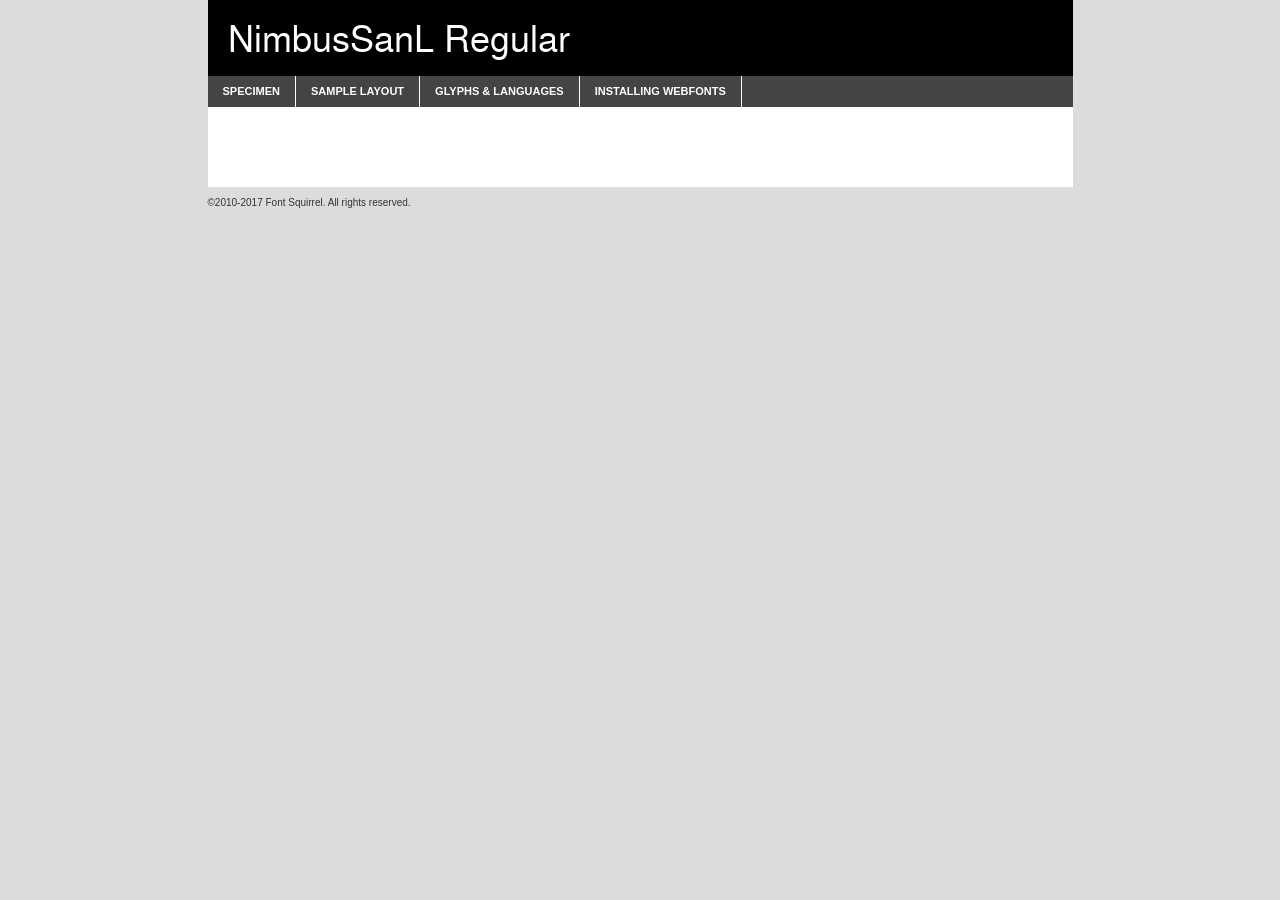
<file: fonts/nimbus/nimbussanl-reg-demo.html>
<!DOCTYPE html PUBLIC "-//W3C//DTD XHTML 1.0 Transitional//EN"
        "http://www.w3.org/TR/xhtml1/DTD/xhtml1-transitional.dtd">

<html xmlns="http://www.w3.org/1999/xhtml" xml:lang="en" lang="en">
<head>
    <meta http-equiv="Content-Type" content="text/html; charset=utf-8"/>
    <script src="http://ajax.googleapis.com/ajax/libs/jquery/1.7.2/jquery.min.js" type="text/javascript" charset="utf-8"></script>
    <script type="text/javascript">
		(function($) {
			$.fn.easyTabs = function(option) {
				var param = jQuery.extend({ fadeSpeed: 'fast', defaultContent: 1, activeClass: 'active' }, option);
				$(this).each(function() {
					var thisId = '#' + this.id;
					if ( param.defaultContent == '' )
					{
						param.defaultContent = 1;
					}
					if ( typeof param.defaultContent == 'number' )
					{
						var defaultTab = $(thisId + ' .tabs li:eq(' + (param.defaultContent - 1) + ') a').attr('href').substr(1);
					}
					else
					{
						var defaultTab = param.defaultContent;
					}
					$(thisId + ' .tabs li a').each(function() {
						var tabToHide = $(this).attr('href').substr(1);
						$('#' + tabToHide).addClass('easytabs-tab-content');
					});
					hideAll();
					changeContent(defaultTab);

					function hideAll() {$(thisId + ' .easytabs-tab-content').hide();}

					function changeContent(tabId)
					{
						hideAll();
						$(thisId + ' .tabs li').removeClass(param.activeClass);
						$(thisId + ' .tabs li a[href=#' + tabId + ']').closest('li').addClass(param.activeClass);
						if ( param.fadeSpeed != 'none' )
						{
							$(thisId + ' #' + tabId).fadeIn(param.fadeSpeed);
						}
						else
						{
							$(thisId + ' #' + tabId).show();
						}
					}

					$(thisId + ' .tabs li').click(function() {
						var tabId = $(this).find('a').attr('href').substr(1);
						changeContent(tabId);
						return false;
					});
				});
			}
		})(jQuery);
    </script>
    <link rel="stylesheet" href="specimen_files/specimen_stylesheet.css" type="text/css" charset="utf-8"/>
    <link rel="stylesheet" href="stylesheet.css" type="text/css" charset="utf-8"/>

    <style type="text/css">
        		body {
			font-family: 'nimbus_sans_lregular';
        		}

            </style>

    <title>NimbusSanL Regular Specimen</title>


    <script type="text/javascript" charset="utf-8">
		$(document).ready(function() {
			$('#container').easyTabs({ defaultContent: 1 });
		});
    </script>
</head>

<body>
<div id="container">
    <div id="header">
		NimbusSanL Regular    </div>
    <ul class="tabs">
        <li><a href="#specimen">Specimen</a></li>
        <li><a href="#layout">Sample Layout</a></li>
		        <li><a href="#glyphs">Glyphs &amp; Languages</a></li>
        <li><a href="#installing">Installing Webfonts</a></li>

    </ul>

    <div id="main_content">


        <div id="specimen">

            <div class="section">
                <div class="grid12 firstcol">
                    <div class="huge">AaBb</div>
                </div>
            </div>

            <div class="section">
                <div class="glyph_range">A&#x200B;B&#x200b;C&#x200b;D&#x200b;E&#x200b;F&#x200b;G&#x200b;H&#x200b;I&#x200b;J&#x200b;K&#x200b;L&#x200b;M&#x200b;N&#x200b;O&#x200b;P&#x200b;Q&#x200b;R&#x200b;S&#x200b;T&#x200b;U&#x200b;V&#x200b;W&#x200b;X&#x200b;Y&#x200b;Z&#x200b;a&#x200b;b&#x200b;c&#x200b;d&#x200b;e&#x200b;f&#x200b;g&#x200b;h&#x200b;i&#x200b;j&#x200b;k&#x200b;l&#x200b;m&#x200b;n&#x200b;o&#x200b;p&#x200b;q&#x200b;r&#x200b;s&#x200b;t&#x200b;u&#x200b;v&#x200b;w&#x200b;x&#x200b;y&#x200b;z&#x200b;1&#x200b;2&#x200b;3&#x200b;4&#x200b;5&#x200b;6&#x200b;7&#x200b;8&#x200b;9&#x200b;0&#x200b;&amp;&#x200b;.&#x200b;,&#x200b;?&#x200b;!&#x200b;&#64;&#x200b;(&#x200b;)&#x200b;#&#x200b;$&#x200b;%&#x200b;*&#x200b;+&#x200b;-&#x200b;=&#x200b;:&#x200b;;</div>
            </div>
            <div class="section">
                <div class="grid12 firstcol">
                    <table class="sample_table">
                        <tr>
                            <td>10</td>
                            <td class="size10">abcdefghijklmnopqrstuvwxyzABCDEFGHIJKLMNOPQRSTUVWXYZ0123456789abcdefghijklmnopqrstuvwxyzABCDEFGHIJKLMNOPQRSTUVWXYZ0123456789abcdefghijklmnopqrstuvwxyzABCDEFGHIJKLMNOPQRSTUVWXYZ</td>
                        </tr>
                        <tr>
                            <td>11</td>
                            <td class="size11">abcdefghijklmnopqrstuvwxyzABCDEFGHIJKLMNOPQRSTUVWXYZ0123456789abcdefghijklmnopqrstuvwxyzABCDEFGHIJKLMNOPQRSTUVWXYZ0123456789abcdefghijklmnopqrstuvwxyzABCDEFGHIJKLMNOPQRSTUVWXYZ</td>
                        </tr>
                        <tr>
                            <td>12</td>
                            <td class="size12">abcdefghijklmnopqrstuvwxyzABCDEFGHIJKLMNOPQRSTUVWXYZ0123456789abcdefghijklmnopqrstuvwxyzABCDEFGHIJKLMNOPQRSTUVWXYZ0123456789abcdefghijklmnopqrstuvwxyzABCDEFGHIJKLMNOPQRSTUVWXYZ</td>
                        </tr>
                        <tr>
                            <td>13</td>
                            <td class="size13">abcdefghijklmnopqrstuvwxyzABCDEFGHIJKLMNOPQRSTUVWXYZ0123456789abcdefghijklmnopqrstuvwxyzABCDEFGHIJKLMNOPQRSTUVWXYZ0123456789abcdefghijklmnopqrstuvwxyzABCDEFGHIJKLMNOPQRSTUVWXYZ</td>
                        </tr>
                        <tr>
                            <td>14</td>
                            <td class="size14">abcdefghijklmnopqrstuvwxyzABCDEFGHIJKLMNOPQRSTUVWXYZ0123456789abcdefghijklmnopqrstuvwxyzABCDEFGHIJKLMNOPQRSTUVWXYZ0123456789abcdefghijklmnopqrstuvwxyzABCDEFGHIJKLMNOPQRSTUVWXYZ</td>
                        </tr>
                        <tr>
                            <td>16</td>
                            <td class="size16">abcdefghijklmnopqrstuvwxyzABCDEFGHIJKLMNOPQRSTUVWXYZ0123456789abcdefghijklmnopqrstuvwxyzABCDEFGHIJKLMNOPQRSTUVWXYZ</td>
                        </tr>
                        <tr>
                            <td>18</td>
                            <td class="size18">abcdefghijklmnopqrstuvwxyzABCDEFGHIJKLMNOPQRSTUVWXYZ0123456789abcdefghijklmnopqrstuvwxyzABCDEFGHIJKLMNOPQRSTUVWXYZ</td>
                        </tr>
                        <tr>
                            <td>20</td>
                            <td class="size20">abcdefghijklmnopqrstuvwxyzABCDEFGHIJKLMNOPQRSTUVWXYZ0123456789abcdefghijklmnopqrstuvwxyzABCDEFGHIJKLMNOPQRSTUVWXYZ</td>
                        </tr>
                        <tr>
                            <td>24</td>
                            <td class="size24">abcdefghijklmnopqrstuvwxyzABCDEFGHIJKLMNOPQRSTUVWXYZ0123456789abcdefghijklmnopqrstuvwxyzABCDEFGHIJKLMNOPQRSTUVWXYZ</td>
                        </tr>
                        <tr>
                            <td>30</td>
                            <td class="size30">abcdefghijklmnopqrstuvwxyzABCDEFGHIJKLMNOPQRSTUVWXYZ0123456789abcdefghijklmnopqrstuvwxyzABCDEFGHIJKLMNOPQRSTUVWXYZ</td>
                        </tr>
                        <tr>
                            <td>36</td>
                            <td class="size36">abcdefghijklmnopqrstuvwxyzABCDEFGHIJKLMNOPQRSTUVWXYZ0123456789abcdefghijklmnopqrstuvwxyzABCDEFGHIJKLMNOPQRSTUVWXYZ</td>
                        </tr>
                        <tr>
                            <td>48</td>
                            <td class="size48">abcdefghijklmnopqrstuvwxyzABCDEFGHIJKLMNOPQRSTUVWXYZ0123456789abcdefghijklmnopqrstuvwxyzABCDEFGHIJKLMNOPQRSTUVWXYZ</td>
                        </tr>
                        <tr>
                            <td>60</td>
                            <td class="size60">abcdefghijklmnopqrstuvwxyzABCDEFGHIJKLMNOPQRSTUVWXYZ0123456789abcdefghijklmnopqrstuvwxyzABCDEFGHIJKLMNOPQRSTUVWXYZ</td>
                        </tr>
                        <tr>
                            <td>72</td>
                            <td class="size72">abcdefghijklmnopqrstuvwxyzABCDEFGHIJKLMNOPQRSTUVWXYZ0123456789abcdefghijklmnopqrstuvwxyzABCDEFGHIJKLMNOPQRSTUVWXYZ</td>
                        </tr>
                        <tr>
                            <td>90</td>
                            <td class="size90">abcdefghijklmnopqrstuvwxyzABCDEFGHIJKLMNOPQRSTUVWXYZ0123456789abcdefghijklmnopqrstuvwxyzABCDEFGHIJKLMNOPQRSTUVWXYZ</td>
                        </tr>
                    </table>

                </div>

            </div>


            <div class="section" id="bodycomparison">


                <div id="xheight">
                    <div class="fontbody">&#x25FC;&#x25FC;&#x25FC;&#x25FC;&#x25FC;&#x25FC;&#x25FC;&#x25FC;&#x25FC;&#x25FC;&#x25FC;&#x25FC;&#x25FC;&#x25FC;&#x25FC;&#x25FC;&#x25FC;&#x25FC;&#x25FC;&#x25FC;&#x25FC;&#x25FC;&#x25FC;&#x25FC;&#x25FC;&#x25FC;&#x25FC;&#x25FC;&#x25FC;&#x25FC;&#x25FC;&#x25FC;&#x25FC;&#x25FC;&#x25FC;&#x25FC;&#x25FC;&#x25FC;&#x25FC;&#x25FC;&#x25FC;&#x25FC;&#x25FC;&#x25FC;&#x25FC;&#x25FC;&#x25FC;&#x25FC;&#x25FC;&#x25FC;&#x25FC;&#x25FC;&#x25FC;&#x25FC;&#x25FC;&#x25FC;&#x25FC;&#x25FC;&#x25FC;&#x25FC;&#x25FC;&#x25FC;&#x25FC;&#x25FC;&#x25FC;&#x25FC;&#x25FC;&#x25FC;&#x25FC;&#x25FC;&#x25FC;&#x25FC;&#x25FC;&#x25FC;&#x25FC;&#x25FC;&#x25FC;&#x25FC;&#x25FC;&#x25FC;&#x25FC;&#x25FC;&#x25FC;&#x25FC;&#x25FC;&#x25FC;&#x25FC;&#x25FC;&#x25FC;&#x25FC;&#x25FC;&#x25FC;&#x25FC;&#x25FC;&#x25FC;&#x25FC;&#x25FC;&#x25FC;&#x25FC;body</div>
                    <div class="arialbody">body</div>
                    <div class="verdanabody">body</div>
                    <div class="georgiabody">body</div>
                </div>
                <div class="fontbody" style="z-index:1">
                    body<span>NimbusSanL Regular</span>
                </div>
                <div class="arialbody" style="z-index:1">
                    body<span>Arial</span>
                </div>
                <div class="verdanabody" style="z-index:1">
                    body<span>Verdana</span>
                </div>
                <div class="georgiabody" style="z-index:1">
                    body<span>Georgia</span>
                </div>


            </div>


            <div class="section psample psample_row1" id="">

                <div class="grid2 firstcol">
                    <p class="size10"><span>10.</span>Aenean lacinia bibendum nulla sed consectetur. Fusce dapibus, tellus ac cursus commodo, tortor mauris condimentum nibh, ut fermentum massa justo sit amet risus. Nullam id dolor id nibh ultricies vehicula ut id elit. Cum sociis natoque penatibus et magnis dis parturient montes, nascetur ridiculus mus. Nulla vitae elit libero, a pharetra augue.</p>

                </div>
                <div class="grid3">
                    <p class="size11"><span>11.</span>Aenean lacinia bibendum nulla sed consectetur. Fusce dapibus, tellus ac cursus commodo, tortor mauris condimentum nibh, ut fermentum massa justo sit amet risus. Nullam id dolor id nibh ultricies vehicula ut id elit. Cum sociis natoque penatibus et magnis dis parturient montes, nascetur ridiculus mus. Nulla vitae elit libero, a pharetra augue.</p>

                </div>
                <div class="grid3">
                    <p class="size12"><span>12.</span>Aenean lacinia bibendum nulla sed consectetur. Fusce dapibus, tellus ac cursus commodo, tortor mauris condimentum nibh, ut fermentum massa justo sit amet risus. Nullam id dolor id nibh ultricies vehicula ut id elit. Cum sociis natoque penatibus et magnis dis parturient montes, nascetur ridiculus mus. Nulla vitae elit libero, a pharetra augue.</p>

                </div>
                <div class="grid4">
                    <p class="size13"><span>13.</span>Aenean lacinia bibendum nulla sed consectetur. Fusce dapibus, tellus ac cursus commodo, tortor mauris condimentum nibh, ut fermentum massa justo sit amet risus. Nullam id dolor id nibh ultricies vehicula ut id elit. Cum sociis natoque penatibus et magnis dis parturient montes, nascetur ridiculus mus. Nulla vitae elit libero, a pharetra augue.</p>

                </div>
                <div class="white_blend"></div>

            </div>
            <div class="section psample psample_row2" id="">
                <div class="grid3 firstcol">
                    <p class="size14"><span>14.</span>Aenean lacinia bibendum nulla sed consectetur. Fusce dapibus, tellus ac cursus commodo, tortor mauris condimentum nibh, ut fermentum massa justo sit amet risus. Nullam id dolor id nibh ultricies vehicula ut id elit. Cum sociis natoque penatibus et magnis dis parturient montes, nascetur ridiculus mus. Nulla vitae elit libero, a pharetra augue.</p>

                </div>
                <div class="grid4">
                    <p class="size16"><span>16.</span>Aenean lacinia bibendum nulla sed consectetur. Fusce dapibus, tellus ac cursus commodo, tortor mauris condimentum nibh, ut fermentum massa justo sit amet risus. Nullam id dolor id nibh ultricies vehicula ut id elit. Cum sociis natoque penatibus et magnis dis parturient montes, nascetur ridiculus mus. Nulla vitae elit libero, a pharetra augue.</p>

                </div>
                <div class="grid5">
                    <p class="size18"><span>18.</span>Aenean lacinia bibendum nulla sed consectetur. Fusce dapibus, tellus ac cursus commodo, tortor mauris condimentum nibh, ut fermentum massa justo sit amet risus. Nullam id dolor id nibh ultricies vehicula ut id elit. Cum sociis natoque penatibus et magnis dis parturient montes, nascetur ridiculus mus. Nulla vitae elit libero, a pharetra augue.</p>

                </div>

                <div class="white_blend"></div>

            </div>

            <div class="section psample psample_row3" id="">
                <div class="grid5 firstcol">
                    <p class="size20"><span>20.</span>Aenean lacinia bibendum nulla sed consectetur. Fusce dapibus, tellus ac cursus commodo, tortor mauris condimentum nibh, ut fermentum massa justo sit amet risus. Nullam id dolor id nibh ultricies vehicula ut id elit. Cum sociis natoque penatibus et magnis dis parturient montes, nascetur ridiculus mus. Nulla vitae elit libero, a pharetra augue.</p>
                </div>
                <div class="grid7">
                    <p class="size24"><span>24.</span>Aenean lacinia bibendum nulla sed consectetur. Fusce dapibus, tellus ac cursus commodo, tortor mauris condimentum nibh, ut fermentum massa justo sit amet risus. Nullam id dolor id nibh ultricies vehicula ut id elit. Cum sociis natoque penatibus et magnis dis parturient montes, nascetur ridiculus mus. Nulla vitae elit libero, a pharetra augue.</p>
                </div>

                <div class="white_blend"></div>

            </div>

            <div class="section psample psample_row4" id="">
                <div class="grid12 firstcol">
                    <p class="size30"><span>30.</span>Aenean lacinia bibendum nulla sed consectetur. Fusce dapibus, tellus ac cursus commodo, tortor mauris condimentum nibh, ut fermentum massa justo sit amet risus. Nullam id dolor id nibh ultricies vehicula ut id elit. Cum sociis natoque penatibus et magnis dis parturient montes, nascetur ridiculus mus. Nulla vitae elit libero, a pharetra augue.</p>
                </div>
                <div class="white_blend"></div>

            </div>


            <div class="section psample psample_row1 fullreverse">
                <div class="grid2 firstcol">
                    <p class="size10"><span>10.</span>Aenean lacinia bibendum nulla sed consectetur. Fusce dapibus, tellus ac cursus commodo, tortor mauris condimentum nibh, ut fermentum massa justo sit amet risus. Nullam id dolor id nibh ultricies vehicula ut id elit. Cum sociis natoque penatibus et magnis dis parturient montes, nascetur ridiculus mus. Nulla vitae elit libero, a pharetra augue.</p>

                </div>
                <div class="grid3">
                    <p class="size11"><span>11.</span>Aenean lacinia bibendum nulla sed consectetur. Fusce dapibus, tellus ac cursus commodo, tortor mauris condimentum nibh, ut fermentum massa justo sit amet risus. Nullam id dolor id nibh ultricies vehicula ut id elit. Cum sociis natoque penatibus et magnis dis parturient montes, nascetur ridiculus mus. Nulla vitae elit libero, a pharetra augue.</p>

                </div>
                <div class="grid3">
                    <p class="size12"><span>12.</span>Aenean lacinia bibendum nulla sed consectetur. Fusce dapibus, tellus ac cursus commodo, tortor mauris condimentum nibh, ut fermentum massa justo sit amet risus. Nullam id dolor id nibh ultricies vehicula ut id elit. Cum sociis natoque penatibus et magnis dis parturient montes, nascetur ridiculus mus. Nulla vitae elit libero, a pharetra augue.</p>

                </div>
                <div class="grid4">
                    <p class="size13"><span>13.</span>Aenean lacinia bibendum nulla sed consectetur. Fusce dapibus, tellus ac cursus commodo, tortor mauris condimentum nibh, ut fermentum massa justo sit amet risus. Nullam id dolor id nibh ultricies vehicula ut id elit. Cum sociis natoque penatibus et magnis dis parturient montes, nascetur ridiculus mus. Nulla vitae elit libero, a pharetra augue.</p>

                </div>
                <div class="black_blend"></div>

            </div>

            <div class="section psample psample_row2 fullreverse">
                <div class="grid3 firstcol">
                    <p class="size14"><span>14.</span>Aenean lacinia bibendum nulla sed consectetur. Fusce dapibus, tellus ac cursus commodo, tortor mauris condimentum nibh, ut fermentum massa justo sit amet risus. Nullam id dolor id nibh ultricies vehicula ut id elit. Cum sociis natoque penatibus et magnis dis parturient montes, nascetur ridiculus mus. Nulla vitae elit libero, a pharetra augue.</p>

                </div>
                <div class="grid4">
                    <p class="size16"><span>16.</span>Aenean lacinia bibendum nulla sed consectetur. Fusce dapibus, tellus ac cursus commodo, tortor mauris condimentum nibh, ut fermentum massa justo sit amet risus. Nullam id dolor id nibh ultricies vehicula ut id elit. Cum sociis natoque penatibus et magnis dis parturient montes, nascetur ridiculus mus. Nulla vitae elit libero, a pharetra augue.</p>

                </div>
                <div class="grid5">
                    <p class="size18"><span>18.</span>Aenean lacinia bibendum nulla sed consectetur. Fusce dapibus, tellus ac cursus commodo, tortor mauris condimentum nibh, ut fermentum massa justo sit amet risus. Nullam id dolor id nibh ultricies vehicula ut id elit. Cum sociis natoque penatibus et magnis dis parturient montes, nascetur ridiculus mus. Nulla vitae elit libero, a pharetra augue.</p>

                </div>
                <div class="black_blend"></div>

            </div>

            <div class="section psample fullreverse psample_row3" id="">
                <div class="grid5 firstcol">
                    <p class="size20"><span>20.</span>Aenean lacinia bibendum nulla sed consectetur. Fusce dapibus, tellus ac cursus commodo, tortor mauris condimentum nibh, ut fermentum massa justo sit amet risus. Nullam id dolor id nibh ultricies vehicula ut id elit. Cum sociis natoque penatibus et magnis dis parturient montes, nascetur ridiculus mus. Nulla vitae elit libero, a pharetra augue.</p>
                </div>
                <div class="grid7">
                    <p class="size24"><span>24.</span>Aenean lacinia bibendum nulla sed consectetur. Fusce dapibus, tellus ac cursus commodo, tortor mauris condimentum nibh, ut fermentum massa justo sit amet risus. Nullam id dolor id nibh ultricies vehicula ut id elit. Cum sociis natoque penatibus et magnis dis parturient montes, nascetur ridiculus mus. Nulla vitae elit libero, a pharetra augue.</p>
                </div>

                <div class="black_blend"></div>

            </div>

            <div class="section psample fullreverse psample_row4" id="" style="border-bottom: 20px #000 solid;">
                <div class="grid12 firstcol">
                    <p class="size30"><span>30.</span>Aenean lacinia bibendum nulla sed consectetur. Fusce dapibus, tellus ac cursus commodo, tortor mauris condimentum nibh, ut fermentum massa justo sit amet risus. Nullam id dolor id nibh ultricies vehicula ut id elit. Cum sociis natoque penatibus et magnis dis parturient montes, nascetur ridiculus mus. Nulla vitae elit libero, a pharetra augue.</p>
                </div>
                <div class="black_blend"></div>

            </div>


        </div>

        <div id="layout">

            <div class="section">

                <div class="grid12 firstcol">
                    <h1>Lorem Ipsum Dolor</h1>
                    <h2>Etiam porta sem malesuada magna mollis euismod</h2>

                    <p class="byline">By <a href="#link">Aenean Lacinia</a></p>
                </div>
            </div>
            <div class="section">
                <div class="grid8 firstcol">
                    <p class="large">Donec sed odio dui. Morbi leo risus, porta ac consectetur ac, vestibulum at eros. Fusce dapibus, tellus ac cursus commodo, tortor mauris condimentum nibh, ut fermentum massa justo sit amet risus. </p>


                    <h3>Pellentesque ornare sem</h3>

                    <p>Maecenas sed diam eget risus varius blandit sit amet non magna. Maecenas faucibus mollis interdum. Donec ullamcorper nulla non metus auctor fringilla. Nullam id dolor id nibh ultricies vehicula ut id elit. Nullam id dolor id nibh ultricies vehicula ut id elit. </p>

                    <p>Aenean eu leo quam. Pellentesque ornare sem lacinia quam venenatis vestibulum. Lorem ipsum dolor sit amet, consectetur adipiscing elit. Cum sociis natoque penatibus et magnis dis parturient montes, nascetur ridiculus mus. </p>

                    <p>Nulla vitae elit libero, a pharetra augue. Praesent commodo cursus magna, vel scelerisque nisl consectetur et. Aenean lacinia bibendum nulla sed consectetur. </p>

                    <p>Nullam quis risus eget urna mollis ornare vel eu leo. Nullam quis risus eget urna mollis ornare vel eu leo. Maecenas sed diam eget risus varius blandit sit amet non magna. Donec ullamcorper nulla non metus auctor fringilla. </p>

                    <h3>Cras mattis consectetur</h3>

                    <p>Aenean eu leo quam. Pellentesque ornare sem lacinia quam venenatis vestibulum. Aenean lacinia bibendum nulla sed consectetur. Integer posuere erat a ante venenatis dapibus posuere velit aliquet. Cras mattis consectetur purus sit amet fermentum. </p>

                    <p>Nullam id dolor id nibh ultricies vehicula ut id elit. Nullam quis risus eget urna mollis ornare vel eu leo. Cras mattis consectetur purus sit amet fermentum.</p>
                </div>

                <div class="grid4 sidebar">

                    <div class="box reverse">
                        <p class="last">Nullam quis risus eget urna mollis ornare vel eu leo. Donec ullamcorper nulla non metus auctor fringilla. Cras mattis consectetur purus sit amet fermentum. Sed posuere consectetur est at lobortis. Lorem ipsum dolor sit amet, consectetur adipiscing elit. </p>
                    </div>

                    <p class="caption">Maecenas sed diam eget risus varius.</p>

                    <p>Vestibulum id ligula porta felis euismod semper. Integer posuere erat a ante venenatis dapibus posuere velit aliquet. Vestibulum id ligula porta felis euismod semper. Sed posuere consectetur est at lobortis. Maecenas sed diam eget risus varius blandit sit amet non magna. Fusce dapibus, tellus ac cursus commodo, tortor mauris condimentum nibh, ut fermentum massa justo sit amet risus. </p>


                    <p>Duis mollis, est non commodo luctus, nisi erat porttitor ligula, eget lacinia odio sem nec elit. Aenean lacinia bibendum nulla sed consectetur. Vivamus sagittis lacus vel augue laoreet rutrum faucibus dolor auctor. Aenean lacinia bibendum nulla sed consectetur. Nullam quis risus eget urna mollis ornare vel eu leo. </p>

                    <p>Praesent commodo cursus magna, vel scelerisque nisl consectetur et. Donec ullamcorper nulla non metus auctor fringilla. Maecenas faucibus mollis interdum. Fusce dapibus, tellus ac cursus commodo, tortor mauris condimentum nibh, ut fermentum massa justo sit amet risus. </p>

                </div>
            </div>

        </div>


		

        <div id="glyphs">
            <div class="section">
                <div class="grid12 firstcol">

                    <h1>Language Support</h1>
                    <p>The subset of NimbusSanL Regular in this kit supports the following languages:<br/>

						Albanian, Basque, Breton, Chamorro, Danish, Dutch, English, Faroese, Finnish, French, Frisian, Galician, German, Icelandic, Italian, Malagasy, Norwegian, Portuguese, Spanish, Alsatian, Aragonese, Arapaho, Arrernte, Asturian, Aymara, Bislama, Cebuano, Corsican, Fijian, French_creole, Genoese, Gilbertese, Greenlandic, Haitian_creole, Hiligaynon, Hmong, Hopi, Ibanag, Iloko_ilokano, Indonesian, Interglossa_glosa, Interlingua, Irish_gaelic, Jerriais, Lojban, Lombard, Luxembourgeois, Manx, Mohawk, Norfolk_pitcairnese, Occitan, Oromo, Pangasinan, Papiamento, Piedmontese, Potawatomi, Rhaeto-romance, Romansh, Rotokas, Sami_lule, Samoan, Sardinian, Scots_gaelic, Seychelles_creole, Shona, Sicilian, Somali, Southern_ndebele, Swahili, Swati_swazi, Tagalog_filipino_pilipino, Tetum, Tok_pisin, Uyghur_latinized, Volapuk, Walloon, Warlpiri, Xhosa, Yapese, Zulu, Latinbasic, Ubasic, Demo                    </p>
                    <h1>Glyph Chart</h1>
                    <p>The subset of NimbusSanL Regular in this kit includes all the glyphs listed below. Unicode entities are included above each glyph to help you insert individual characters into your layout.</p>
                    <div id="glyph_chart">

																				                                <div><p>&amp;#32;</p>&#32;</div>
																				                                <div><p>&amp;#33;</p>&#33;</div>
																				                                <div><p>&amp;#34;</p>&#34;</div>
																				                                <div><p>&amp;#35;</p>&#35;</div>
																				                                <div><p>&amp;#36;</p>&#36;</div>
																				                                <div><p>&amp;#37;</p>&#37;</div>
																				                                <div><p>&amp;#38;</p>&#38;</div>
																				                                <div><p>&amp;#39;</p>&#39;</div>
																				                                <div><p>&amp;#40;</p>&#40;</div>
																				                                <div><p>&amp;#41;</p>&#41;</div>
																				                                <div><p>&amp;#42;</p>&#42;</div>
																				                                <div><p>&amp;#43;</p>&#43;</div>
																				                                <div><p>&amp;#44;</p>&#44;</div>
																				                                <div><p>&amp;#45;</p>&#45;</div>
																				                                <div><p>&amp;#46;</p>&#46;</div>
																				                                <div><p>&amp;#47;</p>&#47;</div>
																				                                <div><p>&amp;#48;</p>&#48;</div>
																				                                <div><p>&amp;#49;</p>&#49;</div>
																				                                <div><p>&amp;#50;</p>&#50;</div>
																				                                <div><p>&amp;#51;</p>&#51;</div>
																				                                <div><p>&amp;#52;</p>&#52;</div>
																				                                <div><p>&amp;#53;</p>&#53;</div>
																				                                <div><p>&amp;#54;</p>&#54;</div>
																				                                <div><p>&amp;#55;</p>&#55;</div>
																				                                <div><p>&amp;#56;</p>&#56;</div>
																				                                <div><p>&amp;#57;</p>&#57;</div>
																				                                <div><p>&amp;#58;</p>&#58;</div>
																				                                <div><p>&amp;#59;</p>&#59;</div>
																				                                <div><p>&amp;#60;</p>&#60;</div>
																				                                <div><p>&amp;#61;</p>&#61;</div>
																				                                <div><p>&amp;#62;</p>&#62;</div>
																				                                <div><p>&amp;#63;</p>&#63;</div>
																				                                <div><p>&amp;#64;</p>&#64;</div>
																				                                <div><p>&amp;#65;</p>&#65;</div>
																				                                <div><p>&amp;#66;</p>&#66;</div>
																				                                <div><p>&amp;#67;</p>&#67;</div>
																				                                <div><p>&amp;#68;</p>&#68;</div>
																				                                <div><p>&amp;#69;</p>&#69;</div>
																				                                <div><p>&amp;#70;</p>&#70;</div>
																				                                <div><p>&amp;#71;</p>&#71;</div>
																				                                <div><p>&amp;#72;</p>&#72;</div>
																				                                <div><p>&amp;#73;</p>&#73;</div>
																				                                <div><p>&amp;#74;</p>&#74;</div>
																				                                <div><p>&amp;#75;</p>&#75;</div>
																				                                <div><p>&amp;#76;</p>&#76;</div>
																				                                <div><p>&amp;#77;</p>&#77;</div>
																				                                <div><p>&amp;#78;</p>&#78;</div>
																				                                <div><p>&amp;#79;</p>&#79;</div>
																				                                <div><p>&amp;#80;</p>&#80;</div>
																				                                <div><p>&amp;#81;</p>&#81;</div>
																				                                <div><p>&amp;#82;</p>&#82;</div>
																				                                <div><p>&amp;#83;</p>&#83;</div>
																				                                <div><p>&amp;#84;</p>&#84;</div>
																				                                <div><p>&amp;#85;</p>&#85;</div>
																				                                <div><p>&amp;#86;</p>&#86;</div>
																				                                <div><p>&amp;#87;</p>&#87;</div>
																				                                <div><p>&amp;#88;</p>&#88;</div>
																				                                <div><p>&amp;#89;</p>&#89;</div>
																				                                <div><p>&amp;#90;</p>&#90;</div>
																				                                <div><p>&amp;#91;</p>&#91;</div>
																				                                <div><p>&amp;#92;</p>&#92;</div>
																				                                <div><p>&amp;#93;</p>&#93;</div>
																				                                <div><p>&amp;#94;</p>&#94;</div>
																				                                <div><p>&amp;#95;</p>&#95;</div>
																				                                <div><p>&amp;#96;</p>&#96;</div>
																				                                <div><p>&amp;#97;</p>&#97;</div>
																				                                <div><p>&amp;#98;</p>&#98;</div>
																				                                <div><p>&amp;#99;</p>&#99;</div>
																				                                <div><p>&amp;#100;</p>&#100;</div>
																				                                <div><p>&amp;#101;</p>&#101;</div>
																				                                <div><p>&amp;#102;</p>&#102;</div>
																				                                <div><p>&amp;#103;</p>&#103;</div>
																				                                <div><p>&amp;#104;</p>&#104;</div>
																				                                <div><p>&amp;#105;</p>&#105;</div>
																				                                <div><p>&amp;#106;</p>&#106;</div>
																				                                <div><p>&amp;#107;</p>&#107;</div>
																				                                <div><p>&amp;#108;</p>&#108;</div>
																				                                <div><p>&amp;#109;</p>&#109;</div>
																				                                <div><p>&amp;#110;</p>&#110;</div>
																				                                <div><p>&amp;#111;</p>&#111;</div>
																				                                <div><p>&amp;#112;</p>&#112;</div>
																				                                <div><p>&amp;#113;</p>&#113;</div>
																				                                <div><p>&amp;#114;</p>&#114;</div>
																				                                <div><p>&amp;#115;</p>&#115;</div>
																				                                <div><p>&amp;#116;</p>&#116;</div>
																				                                <div><p>&amp;#117;</p>&#117;</div>
																				                                <div><p>&amp;#118;</p>&#118;</div>
																				                                <div><p>&amp;#119;</p>&#119;</div>
																				                                <div><p>&amp;#120;</p>&#120;</div>
																				                                <div><p>&amp;#121;</p>&#121;</div>
																				                                <div><p>&amp;#122;</p>&#122;</div>
																				                                <div><p>&amp;#123;</p>&#123;</div>
																				                                <div><p>&amp;#124;</p>&#124;</div>
																				                                <div><p>&amp;#125;</p>&#125;</div>
																				                                <div><p>&amp;#126;</p>&#126;</div>
																				                                <div><p>&amp;#160;</p>&#160;</div>
																				                                <div><p>&amp;#161;</p>&#161;</div>
																				                                <div><p>&amp;#162;</p>&#162;</div>
																				                                <div><p>&amp;#163;</p>&#163;</div>
																				                                <div><p>&amp;#164;</p>&#164;</div>
																				                                <div><p>&amp;#165;</p>&#165;</div>
																				                                <div><p>&amp;#166;</p>&#166;</div>
																				                                <div><p>&amp;#167;</p>&#167;</div>
																				                                <div><p>&amp;#168;</p>&#168;</div>
																				                                <div><p>&amp;#169;</p>&#169;</div>
																				                                <div><p>&amp;#170;</p>&#170;</div>
																				                                <div><p>&amp;#171;</p>&#171;</div>
																				                                <div><p>&amp;#172;</p>&#172;</div>
																				                                <div><p>&amp;#173;</p>&#173;</div>
																				                                <div><p>&amp;#174;</p>&#174;</div>
																				                                <div><p>&amp;#175;</p>&#175;</div>
																				                                <div><p>&amp;#176;</p>&#176;</div>
																				                                <div><p>&amp;#177;</p>&#177;</div>
																				                                <div><p>&amp;#178;</p>&#178;</div>
																				                                <div><p>&amp;#179;</p>&#179;</div>
																				                                <div><p>&amp;#180;</p>&#180;</div>
																				                                <div><p>&amp;#181;</p>&#181;</div>
																				                                <div><p>&amp;#182;</p>&#182;</div>
																				                                <div><p>&amp;#183;</p>&#183;</div>
																				                                <div><p>&amp;#184;</p>&#184;</div>
																				                                <div><p>&amp;#185;</p>&#185;</div>
																				                                <div><p>&amp;#186;</p>&#186;</div>
																				                                <div><p>&amp;#187;</p>&#187;</div>
																				                                <div><p>&amp;#188;</p>&#188;</div>
																				                                <div><p>&amp;#189;</p>&#189;</div>
																				                                <div><p>&amp;#190;</p>&#190;</div>
																				                                <div><p>&amp;#191;</p>&#191;</div>
																				                                <div><p>&amp;#192;</p>&#192;</div>
																				                                <div><p>&amp;#193;</p>&#193;</div>
																				                                <div><p>&amp;#194;</p>&#194;</div>
																				                                <div><p>&amp;#195;</p>&#195;</div>
																				                                <div><p>&amp;#196;</p>&#196;</div>
																				                                <div><p>&amp;#197;</p>&#197;</div>
																				                                <div><p>&amp;#198;</p>&#198;</div>
																				                                <div><p>&amp;#199;</p>&#199;</div>
																				                                <div><p>&amp;#200;</p>&#200;</div>
																				                                <div><p>&amp;#201;</p>&#201;</div>
																				                                <div><p>&amp;#202;</p>&#202;</div>
																				                                <div><p>&amp;#203;</p>&#203;</div>
																				                                <div><p>&amp;#204;</p>&#204;</div>
																				                                <div><p>&amp;#205;</p>&#205;</div>
																				                                <div><p>&amp;#206;</p>&#206;</div>
																				                                <div><p>&amp;#207;</p>&#207;</div>
																				                                <div><p>&amp;#208;</p>&#208;</div>
																				                                <div><p>&amp;#209;</p>&#209;</div>
																				                                <div><p>&amp;#210;</p>&#210;</div>
																				                                <div><p>&amp;#211;</p>&#211;</div>
																				                                <div><p>&amp;#212;</p>&#212;</div>
																				                                <div><p>&amp;#213;</p>&#213;</div>
																				                                <div><p>&amp;#214;</p>&#214;</div>
																				                                <div><p>&amp;#215;</p>&#215;</div>
																				                                <div><p>&amp;#216;</p>&#216;</div>
																				                                <div><p>&amp;#217;</p>&#217;</div>
																				                                <div><p>&amp;#218;</p>&#218;</div>
																				                                <div><p>&amp;#219;</p>&#219;</div>
																				                                <div><p>&amp;#220;</p>&#220;</div>
																				                                <div><p>&amp;#221;</p>&#221;</div>
																				                                <div><p>&amp;#222;</p>&#222;</div>
																				                                <div><p>&amp;#223;</p>&#223;</div>
																				                                <div><p>&amp;#224;</p>&#224;</div>
																				                                <div><p>&amp;#225;</p>&#225;</div>
																				                                <div><p>&amp;#226;</p>&#226;</div>
																				                                <div><p>&amp;#227;</p>&#227;</div>
																				                                <div><p>&amp;#228;</p>&#228;</div>
																				                                <div><p>&amp;#229;</p>&#229;</div>
																				                                <div><p>&amp;#230;</p>&#230;</div>
																				                                <div><p>&amp;#231;</p>&#231;</div>
																				                                <div><p>&amp;#232;</p>&#232;</div>
																				                                <div><p>&amp;#233;</p>&#233;</div>
																				                                <div><p>&amp;#234;</p>&#234;</div>
																				                                <div><p>&amp;#235;</p>&#235;</div>
																				                                <div><p>&amp;#236;</p>&#236;</div>
																				                                <div><p>&amp;#237;</p>&#237;</div>
																				                                <div><p>&amp;#238;</p>&#238;</div>
																				                                <div><p>&amp;#239;</p>&#239;</div>
																				                                <div><p>&amp;#240;</p>&#240;</div>
																				                                <div><p>&amp;#241;</p>&#241;</div>
																				                                <div><p>&amp;#242;</p>&#242;</div>
																				                                <div><p>&amp;#243;</p>&#243;</div>
																				                                <div><p>&amp;#244;</p>&#244;</div>
																				                                <div><p>&amp;#245;</p>&#245;</div>
																				                                <div><p>&amp;#246;</p>&#246;</div>
																				                                <div><p>&amp;#247;</p>&#247;</div>
																				                                <div><p>&amp;#248;</p>&#248;</div>
																				                                <div><p>&amp;#249;</p>&#249;</div>
																				                                <div><p>&amp;#250;</p>&#250;</div>
																				                                <div><p>&amp;#251;</p>&#251;</div>
																				                                <div><p>&amp;#252;</p>&#252;</div>
																				                                <div><p>&amp;#253;</p>&#253;</div>
																				                                <div><p>&amp;#254;</p>&#254;</div>
																				                                <div><p>&amp;#255;</p>&#255;</div>
																				                                <div><p>&amp;#338;</p>&#338;</div>
																				                                <div><p>&amp;#339;</p>&#339;</div>
																				                                <div><p>&amp;#376;</p>&#376;</div>
																				                                <div><p>&amp;#710;</p>&#710;</div>
																				                                <div><p>&amp;#732;</p>&#732;</div>
																				                                <div><p>&amp;#8192;</p>&#8192;</div>
																				                                <div><p>&amp;#8193;</p>&#8193;</div>
																				                                <div><p>&amp;#8194;</p>&#8194;</div>
																				                                <div><p>&amp;#8195;</p>&#8195;</div>
																				                                <div><p>&amp;#8196;</p>&#8196;</div>
																				                                <div><p>&amp;#8197;</p>&#8197;</div>
																				                                <div><p>&amp;#8198;</p>&#8198;</div>
																				                                <div><p>&amp;#8199;</p>&#8199;</div>
																				                                <div><p>&amp;#8200;</p>&#8200;</div>
																				                                <div><p>&amp;#8201;</p>&#8201;</div>
																				                                <div><p>&amp;#8202;</p>&#8202;</div>
																				                                <div><p>&amp;#8208;</p>&#8208;</div>
																				                                <div><p>&amp;#8209;</p>&#8209;</div>
																				                                <div><p>&amp;#8210;</p>&#8210;</div>
																				                                <div><p>&amp;#8211;</p>&#8211;</div>
																				                                <div><p>&amp;#8212;</p>&#8212;</div>
																				                                <div><p>&amp;#8216;</p>&#8216;</div>
																				                                <div><p>&amp;#8217;</p>&#8217;</div>
																				                                <div><p>&amp;#8218;</p>&#8218;</div>
																				                                <div><p>&amp;#8220;</p>&#8220;</div>
																				                                <div><p>&amp;#8221;</p>&#8221;</div>
																				                                <div><p>&amp;#8222;</p>&#8222;</div>
																				                                <div><p>&amp;#8226;</p>&#8226;</div>
																				                                <div><p>&amp;#8230;</p>&#8230;</div>
																				                                <div><p>&amp;#8239;</p>&#8239;</div>
																				                                <div><p>&amp;#8249;</p>&#8249;</div>
																				                                <div><p>&amp;#8250;</p>&#8250;</div>
																				                                <div><p>&amp;#8287;</p>&#8287;</div>
																				                                <div><p>&amp;#8364;</p>&#8364;</div>
																				                                <div><p>&amp;#8482;</p>&#8482;</div>
																				                                <div><p>&amp;#9724;</p>&#9724;</div>
																				                                <div><p>&amp;#64257;</p>&#64257;</div>
																				                                <div><p>&amp;#64258;</p>&#64258;</div>
																				                                <div><p>&amp;#64259;</p>&#64259;</div>
																				                                <div><p>&amp;#64260;</p>&#64260;</div>
																																																										                    </div>
                </div>


            </div>
        </div>


        <div id="specs">

        </div>

        <div id="installing">
            <div class="section">
                <div class="grid7 firstcol">
                    <h1>Installing Webfonts</h1>

                    <p>Webfonts are supported by all major browser platforms but not all in the same way. There are currently four different font formats that must be included in order to target all browsers. This includes TTF, WOFF, EOT and SVG.</p>

                    <h2>1. Upload your webfonts</h2>
                    <p>You must upload your webfont kit to your website. They should be in or near the same directory as your CSS files.</p>

                    <h2>2. Include the webfont stylesheet</h2>
                    <p>A special CSS @font-face declaration helps the various browsers select the appropriate font it needs without causing you a bunch of headaches. Learn more about this syntax by reading the <a href="https://www.fontspring.com/blog/further-hardening-of-the-bulletproof-syntax">Fontspring blog post</a> about it. The code for it is as follows:</p>


                    <code>
                        @font-face{
                        font-family: 'MyWebFont';
                        src: url('WebFont.eot');
                        src: url('WebFont.eot?#iefix') format('embedded-opentype'),
                        url('WebFont.woff') format('woff'),
                        url('WebFont.ttf') format('truetype'),
                        url('WebFont.svg#webfont') format('svg');
                        }
                    </code>

                    <p>We've already gone ahead and generated the code for you. All you have to do is link to the stylesheet in your HTML, like this:</p>
                    <code>&lt;link rel=&quot;stylesheet&quot; href=&quot;stylesheet.css&quot; type=&quot;text/css&quot; charset=&quot;utf-8&quot; /&gt;</code>

                    <h2>3. Modify your own stylesheet</h2>
                    <p>To take advantage of your new fonts, you must tell your stylesheet to use them. Look at the original @font-face declaration above and find the property called "font-family." The name linked there will be what you use to reference the font. Prepend that webfont name to the font stack in the "font-family" property, inside the selector you want to change. For example:</p>
                    <code>p { font-family: 'WebFont', Arial, sans-serif; }</code>

                    <h2>4. Test</h2>
                    <p>Getting webfonts to work cross-browser <em>can</em> be tricky. Use the information in the sidebar to help you if you find that fonts aren't loading in a particular browser.</p>
                </div>

                <div class="grid5 sidebar">
                    <div class="box">
                        <h2>Troubleshooting<br/>Font-Face Problems</h2>
                        <p>Having trouble getting your webfonts to load in your new website? Here are some tips to sort out what might be the problem.</p>

                        <h3>Fonts not showing in any browser</h3>

                        <p>This sounds like you need to work on the plumbing. You either did not upload the fonts to the correct directory, or you did not link the fonts properly in the CSS. If you've confirmed that all this is correct and you still have a problem, take a look at your .htaccess file and see if requests are getting intercepted.</p>

                        <h3>Fonts not loading in iPhone or iPad</h3>

                        <p>The most common problem here is that you are serving the fonts from an IIS server. IIS refuses to serve files that have unknown MIME types. If that is the case, you must set the MIME type for SVG to "image/svg+xml" in the server settings. Follow these instructions from Microsoft if you need help.</p>

                        <h3>Fonts not loading in Firefox</h3>

                        <p>The primary reason for this failure? You are still using a version Firefox older than 3.5. So upgrade already! If that isn't it, then you are very likely serving fonts from a different domain. Firefox requires that all font assets be served from the same domain. Lastly it is possible that you need to add WOFF to your list of MIME types (if you are serving via IIS.)</p>

                        <h3>Fonts not loading in IE</h3>

                        <p>Are you looking at Internet Explorer on an actual Windows machine or are you cheating by using a service like Adobe BrowserLab? Many of these screenshot services do not render @font-face for IE. Best to test it on a real machine.</p>

                        <h3>Fonts not loading in IE9</h3>

                        <p>IE9, like Firefox, requires that fonts be served from the same domain as the website. Make sure that is the case.</p>
                    </div>
                </div>
            </div>

        </div>

    </div>
    <div id="footer">
        <p>&copy;2010-2017 Font Squirrel. All rights reserved.</p>
    </div>
</div>
</body>
</html>
</file>
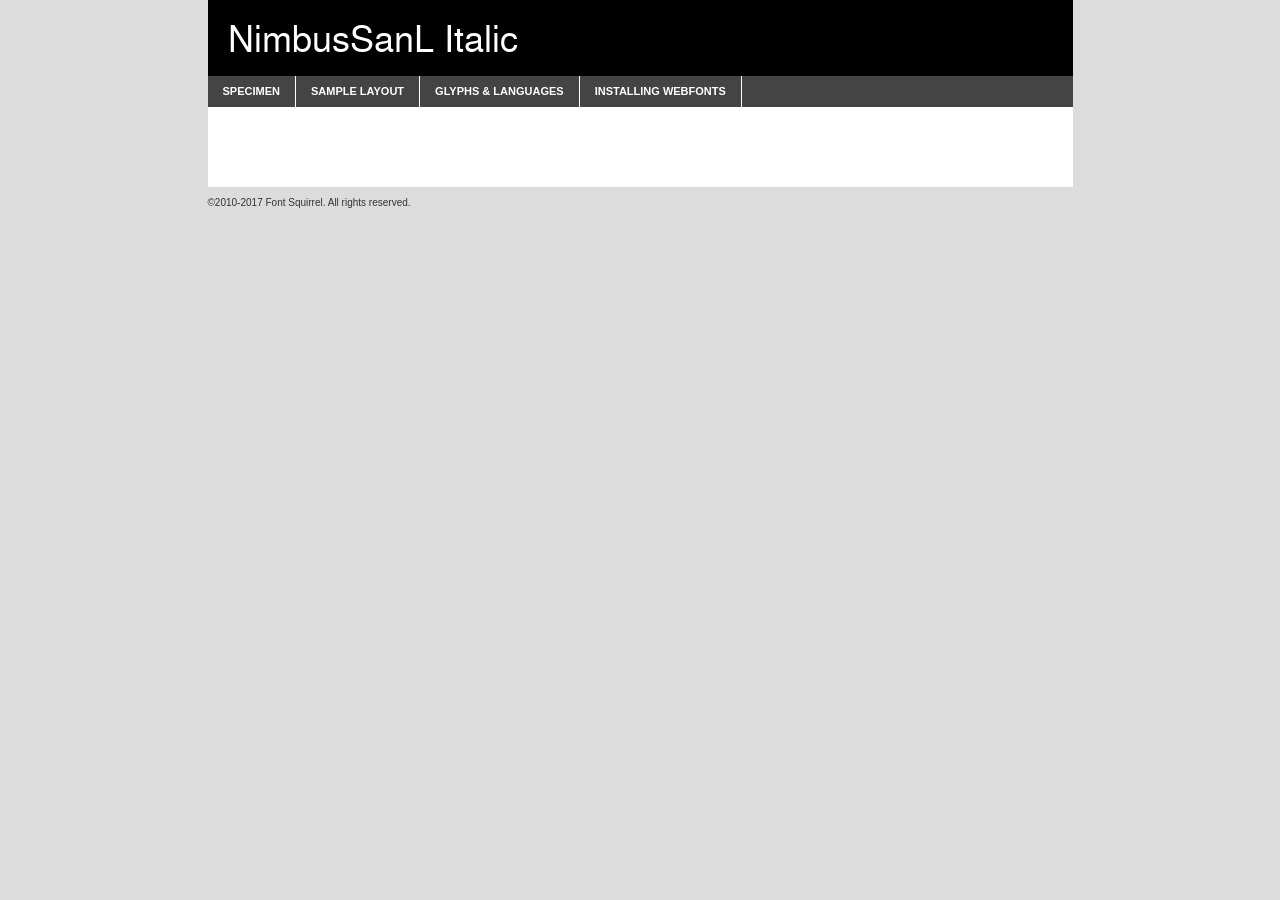
<file: fonts/nimbus/nimbussanl-regita-demo.html>
<!DOCTYPE html PUBLIC "-//W3C//DTD XHTML 1.0 Transitional//EN"
        "http://www.w3.org/TR/xhtml1/DTD/xhtml1-transitional.dtd">

<html xmlns="http://www.w3.org/1999/xhtml" xml:lang="en" lang="en">
<head>
    <meta http-equiv="Content-Type" content="text/html; charset=utf-8"/>
    <script src="http://ajax.googleapis.com/ajax/libs/jquery/1.7.2/jquery.min.js" type="text/javascript" charset="utf-8"></script>
    <script type="text/javascript">
		(function($) {
			$.fn.easyTabs = function(option) {
				var param = jQuery.extend({ fadeSpeed: 'fast', defaultContent: 1, activeClass: 'active' }, option);
				$(this).each(function() {
					var thisId = '#' + this.id;
					if ( param.defaultContent == '' )
					{
						param.defaultContent = 1;
					}
					if ( typeof param.defaultContent == 'number' )
					{
						var defaultTab = $(thisId + ' .tabs li:eq(' + (param.defaultContent - 1) + ') a').attr('href').substr(1);
					}
					else
					{
						var defaultTab = param.defaultContent;
					}
					$(thisId + ' .tabs li a').each(function() {
						var tabToHide = $(this).attr('href').substr(1);
						$('#' + tabToHide).addClass('easytabs-tab-content');
					});
					hideAll();
					changeContent(defaultTab);

					function hideAll() {$(thisId + ' .easytabs-tab-content').hide();}

					function changeContent(tabId)
					{
						hideAll();
						$(thisId + ' .tabs li').removeClass(param.activeClass);
						$(thisId + ' .tabs li a[href=#' + tabId + ']').closest('li').addClass(param.activeClass);
						if ( param.fadeSpeed != 'none' )
						{
							$(thisId + ' #' + tabId).fadeIn(param.fadeSpeed);
						}
						else
						{
							$(thisId + ' #' + tabId).show();
						}
					}

					$(thisId + ' .tabs li').click(function() {
						var tabId = $(this).find('a').attr('href').substr(1);
						changeContent(tabId);
						return false;
					});
				});
			}
		})(jQuery);
    </script>
    <link rel="stylesheet" href="specimen_files/specimen_stylesheet.css" type="text/css" charset="utf-8"/>
    <link rel="stylesheet" href="stylesheet.css" type="text/css" charset="utf-8"/>

    <style type="text/css">
        		body {
			font-family: 'nimbus_sans_lregular';
        		}

            </style>

    <title>NimbusSanL Italic Specimen</title>


    <script type="text/javascript" charset="utf-8">
		$(document).ready(function() {
			$('#container').easyTabs({ defaultContent: 1 });
		});
    </script>
</head>

<body>
<div id="container">
    <div id="header">
		NimbusSanL Italic    </div>
    <ul class="tabs">
        <li><a href="#specimen">Specimen</a></li>
        <li><a href="#layout">Sample Layout</a></li>
		        <li><a href="#glyphs">Glyphs &amp; Languages</a></li>
        <li><a href="#installing">Installing Webfonts</a></li>

    </ul>

    <div id="main_content">


        <div id="specimen">

            <div class="section">
                <div class="grid12 firstcol">
                    <div class="huge">AaBb</div>
                </div>
            </div>

            <div class="section">
                <div class="glyph_range">A&#x200B;B&#x200b;C&#x200b;D&#x200b;E&#x200b;F&#x200b;G&#x200b;H&#x200b;I&#x200b;J&#x200b;K&#x200b;L&#x200b;M&#x200b;N&#x200b;O&#x200b;P&#x200b;Q&#x200b;R&#x200b;S&#x200b;T&#x200b;U&#x200b;V&#x200b;W&#x200b;X&#x200b;Y&#x200b;Z&#x200b;a&#x200b;b&#x200b;c&#x200b;d&#x200b;e&#x200b;f&#x200b;g&#x200b;h&#x200b;i&#x200b;j&#x200b;k&#x200b;l&#x200b;m&#x200b;n&#x200b;o&#x200b;p&#x200b;q&#x200b;r&#x200b;s&#x200b;t&#x200b;u&#x200b;v&#x200b;w&#x200b;x&#x200b;y&#x200b;z&#x200b;1&#x200b;2&#x200b;3&#x200b;4&#x200b;5&#x200b;6&#x200b;7&#x200b;8&#x200b;9&#x200b;0&#x200b;&amp;&#x200b;.&#x200b;,&#x200b;?&#x200b;!&#x200b;&#64;&#x200b;(&#x200b;)&#x200b;#&#x200b;$&#x200b;%&#x200b;*&#x200b;+&#x200b;-&#x200b;=&#x200b;:&#x200b;;</div>
            </div>
            <div class="section">
                <div class="grid12 firstcol">
                    <table class="sample_table">
                        <tr>
                            <td>10</td>
                            <td class="size10">abcdefghijklmnopqrstuvwxyzABCDEFGHIJKLMNOPQRSTUVWXYZ0123456789abcdefghijklmnopqrstuvwxyzABCDEFGHIJKLMNOPQRSTUVWXYZ0123456789abcdefghijklmnopqrstuvwxyzABCDEFGHIJKLMNOPQRSTUVWXYZ</td>
                        </tr>
                        <tr>
                            <td>11</td>
                            <td class="size11">abcdefghijklmnopqrstuvwxyzABCDEFGHIJKLMNOPQRSTUVWXYZ0123456789abcdefghijklmnopqrstuvwxyzABCDEFGHIJKLMNOPQRSTUVWXYZ0123456789abcdefghijklmnopqrstuvwxyzABCDEFGHIJKLMNOPQRSTUVWXYZ</td>
                        </tr>
                        <tr>
                            <td>12</td>
                            <td class="size12">abcdefghijklmnopqrstuvwxyzABCDEFGHIJKLMNOPQRSTUVWXYZ0123456789abcdefghijklmnopqrstuvwxyzABCDEFGHIJKLMNOPQRSTUVWXYZ0123456789abcdefghijklmnopqrstuvwxyzABCDEFGHIJKLMNOPQRSTUVWXYZ</td>
                        </tr>
                        <tr>
                            <td>13</td>
                            <td class="size13">abcdefghijklmnopqrstuvwxyzABCDEFGHIJKLMNOPQRSTUVWXYZ0123456789abcdefghijklmnopqrstuvwxyzABCDEFGHIJKLMNOPQRSTUVWXYZ0123456789abcdefghijklmnopqrstuvwxyzABCDEFGHIJKLMNOPQRSTUVWXYZ</td>
                        </tr>
                        <tr>
                            <td>14</td>
                            <td class="size14">abcdefghijklmnopqrstuvwxyzABCDEFGHIJKLMNOPQRSTUVWXYZ0123456789abcdefghijklmnopqrstuvwxyzABCDEFGHIJKLMNOPQRSTUVWXYZ0123456789abcdefghijklmnopqrstuvwxyzABCDEFGHIJKLMNOPQRSTUVWXYZ</td>
                        </tr>
                        <tr>
                            <td>16</td>
                            <td class="size16">abcdefghijklmnopqrstuvwxyzABCDEFGHIJKLMNOPQRSTUVWXYZ0123456789abcdefghijklmnopqrstuvwxyzABCDEFGHIJKLMNOPQRSTUVWXYZ</td>
                        </tr>
                        <tr>
                            <td>18</td>
                            <td class="size18">abcdefghijklmnopqrstuvwxyzABCDEFGHIJKLMNOPQRSTUVWXYZ0123456789abcdefghijklmnopqrstuvwxyzABCDEFGHIJKLMNOPQRSTUVWXYZ</td>
                        </tr>
                        <tr>
                            <td>20</td>
                            <td class="size20">abcdefghijklmnopqrstuvwxyzABCDEFGHIJKLMNOPQRSTUVWXYZ0123456789abcdefghijklmnopqrstuvwxyzABCDEFGHIJKLMNOPQRSTUVWXYZ</td>
                        </tr>
                        <tr>
                            <td>24</td>
                            <td class="size24">abcdefghijklmnopqrstuvwxyzABCDEFGHIJKLMNOPQRSTUVWXYZ0123456789abcdefghijklmnopqrstuvwxyzABCDEFGHIJKLMNOPQRSTUVWXYZ</td>
                        </tr>
                        <tr>
                            <td>30</td>
                            <td class="size30">abcdefghijklmnopqrstuvwxyzABCDEFGHIJKLMNOPQRSTUVWXYZ0123456789abcdefghijklmnopqrstuvwxyzABCDEFGHIJKLMNOPQRSTUVWXYZ</td>
                        </tr>
                        <tr>
                            <td>36</td>
                            <td class="size36">abcdefghijklmnopqrstuvwxyzABCDEFGHIJKLMNOPQRSTUVWXYZ0123456789abcdefghijklmnopqrstuvwxyzABCDEFGHIJKLMNOPQRSTUVWXYZ</td>
                        </tr>
                        <tr>
                            <td>48</td>
                            <td class="size48">abcdefghijklmnopqrstuvwxyzABCDEFGHIJKLMNOPQRSTUVWXYZ0123456789abcdefghijklmnopqrstuvwxyzABCDEFGHIJKLMNOPQRSTUVWXYZ</td>
                        </tr>
                        <tr>
                            <td>60</td>
                            <td class="size60">abcdefghijklmnopqrstuvwxyzABCDEFGHIJKLMNOPQRSTUVWXYZ0123456789abcdefghijklmnopqrstuvwxyzABCDEFGHIJKLMNOPQRSTUVWXYZ</td>
                        </tr>
                        <tr>
                            <td>72</td>
                            <td class="size72">abcdefghijklmnopqrstuvwxyzABCDEFGHIJKLMNOPQRSTUVWXYZ0123456789abcdefghijklmnopqrstuvwxyzABCDEFGHIJKLMNOPQRSTUVWXYZ</td>
                        </tr>
                        <tr>
                            <td>90</td>
                            <td class="size90">abcdefghijklmnopqrstuvwxyzABCDEFGHIJKLMNOPQRSTUVWXYZ0123456789abcdefghijklmnopqrstuvwxyzABCDEFGHIJKLMNOPQRSTUVWXYZ</td>
                        </tr>
                    </table>

                </div>

            </div>


            <div class="section" id="bodycomparison">


                <div id="xheight">
                    <div class="fontbody">&#x25FC;&#x25FC;&#x25FC;&#x25FC;&#x25FC;&#x25FC;&#x25FC;&#x25FC;&#x25FC;&#x25FC;&#x25FC;&#x25FC;&#x25FC;&#x25FC;&#x25FC;&#x25FC;&#x25FC;&#x25FC;&#x25FC;&#x25FC;&#x25FC;&#x25FC;&#x25FC;&#x25FC;&#x25FC;&#x25FC;&#x25FC;&#x25FC;&#x25FC;&#x25FC;&#x25FC;&#x25FC;&#x25FC;&#x25FC;&#x25FC;&#x25FC;&#x25FC;&#x25FC;&#x25FC;&#x25FC;&#x25FC;&#x25FC;&#x25FC;&#x25FC;&#x25FC;&#x25FC;&#x25FC;&#x25FC;&#x25FC;&#x25FC;&#x25FC;&#x25FC;&#x25FC;&#x25FC;&#x25FC;&#x25FC;&#x25FC;&#x25FC;&#x25FC;&#x25FC;&#x25FC;&#x25FC;&#x25FC;&#x25FC;&#x25FC;&#x25FC;&#x25FC;&#x25FC;&#x25FC;&#x25FC;&#x25FC;&#x25FC;&#x25FC;&#x25FC;&#x25FC;&#x25FC;&#x25FC;&#x25FC;&#x25FC;&#x25FC;&#x25FC;&#x25FC;&#x25FC;&#x25FC;&#x25FC;&#x25FC;&#x25FC;&#x25FC;&#x25FC;&#x25FC;&#x25FC;&#x25FC;&#x25FC;&#x25FC;&#x25FC;&#x25FC;&#x25FC;&#x25FC;&#x25FC;body</div>
                    <div class="arialbody">body</div>
                    <div class="verdanabody">body</div>
                    <div class="georgiabody">body</div>
                </div>
                <div class="fontbody" style="z-index:1">
                    body<span>NimbusSanL Italic</span>
                </div>
                <div class="arialbody" style="z-index:1">
                    body<span>Arial</span>
                </div>
                <div class="verdanabody" style="z-index:1">
                    body<span>Verdana</span>
                </div>
                <div class="georgiabody" style="z-index:1">
                    body<span>Georgia</span>
                </div>


            </div>


            <div class="section psample psample_row1" id="">

                <div class="grid2 firstcol">
                    <p class="size10"><span>10.</span>Aenean lacinia bibendum nulla sed consectetur. Fusce dapibus, tellus ac cursus commodo, tortor mauris condimentum nibh, ut fermentum massa justo sit amet risus. Nullam id dolor id nibh ultricies vehicula ut id elit. Cum sociis natoque penatibus et magnis dis parturient montes, nascetur ridiculus mus. Nulla vitae elit libero, a pharetra augue.</p>

                </div>
                <div class="grid3">
                    <p class="size11"><span>11.</span>Aenean lacinia bibendum nulla sed consectetur. Fusce dapibus, tellus ac cursus commodo, tortor mauris condimentum nibh, ut fermentum massa justo sit amet risus. Nullam id dolor id nibh ultricies vehicula ut id elit. Cum sociis natoque penatibus et magnis dis parturient montes, nascetur ridiculus mus. Nulla vitae elit libero, a pharetra augue.</p>

                </div>
                <div class="grid3">
                    <p class="size12"><span>12.</span>Aenean lacinia bibendum nulla sed consectetur. Fusce dapibus, tellus ac cursus commodo, tortor mauris condimentum nibh, ut fermentum massa justo sit amet risus. Nullam id dolor id nibh ultricies vehicula ut id elit. Cum sociis natoque penatibus et magnis dis parturient montes, nascetur ridiculus mus. Nulla vitae elit libero, a pharetra augue.</p>

                </div>
                <div class="grid4">
                    <p class="size13"><span>13.</span>Aenean lacinia bibendum nulla sed consectetur. Fusce dapibus, tellus ac cursus commodo, tortor mauris condimentum nibh, ut fermentum massa justo sit amet risus. Nullam id dolor id nibh ultricies vehicula ut id elit. Cum sociis natoque penatibus et magnis dis parturient montes, nascetur ridiculus mus. Nulla vitae elit libero, a pharetra augue.</p>

                </div>
                <div class="white_blend"></div>

            </div>
            <div class="section psample psample_row2" id="">
                <div class="grid3 firstcol">
                    <p class="size14"><span>14.</span>Aenean lacinia bibendum nulla sed consectetur. Fusce dapibus, tellus ac cursus commodo, tortor mauris condimentum nibh, ut fermentum massa justo sit amet risus. Nullam id dolor id nibh ultricies vehicula ut id elit. Cum sociis natoque penatibus et magnis dis parturient montes, nascetur ridiculus mus. Nulla vitae elit libero, a pharetra augue.</p>

                </div>
                <div class="grid4">
                    <p class="size16"><span>16.</span>Aenean lacinia bibendum nulla sed consectetur. Fusce dapibus, tellus ac cursus commodo, tortor mauris condimentum nibh, ut fermentum massa justo sit amet risus. Nullam id dolor id nibh ultricies vehicula ut id elit. Cum sociis natoque penatibus et magnis dis parturient montes, nascetur ridiculus mus. Nulla vitae elit libero, a pharetra augue.</p>

                </div>
                <div class="grid5">
                    <p class="size18"><span>18.</span>Aenean lacinia bibendum nulla sed consectetur. Fusce dapibus, tellus ac cursus commodo, tortor mauris condimentum nibh, ut fermentum massa justo sit amet risus. Nullam id dolor id nibh ultricies vehicula ut id elit. Cum sociis natoque penatibus et magnis dis parturient montes, nascetur ridiculus mus. Nulla vitae elit libero, a pharetra augue.</p>

                </div>

                <div class="white_blend"></div>

            </div>

            <div class="section psample psample_row3" id="">
                <div class="grid5 firstcol">
                    <p class="size20"><span>20.</span>Aenean lacinia bibendum nulla sed consectetur. Fusce dapibus, tellus ac cursus commodo, tortor mauris condimentum nibh, ut fermentum massa justo sit amet risus. Nullam id dolor id nibh ultricies vehicula ut id elit. Cum sociis natoque penatibus et magnis dis parturient montes, nascetur ridiculus mus. Nulla vitae elit libero, a pharetra augue.</p>
                </div>
                <div class="grid7">
                    <p class="size24"><span>24.</span>Aenean lacinia bibendum nulla sed consectetur. Fusce dapibus, tellus ac cursus commodo, tortor mauris condimentum nibh, ut fermentum massa justo sit amet risus. Nullam id dolor id nibh ultricies vehicula ut id elit. Cum sociis natoque penatibus et magnis dis parturient montes, nascetur ridiculus mus. Nulla vitae elit libero, a pharetra augue.</p>
                </div>

                <div class="white_blend"></div>

            </div>

            <div class="section psample psample_row4" id="">
                <div class="grid12 firstcol">
                    <p class="size30"><span>30.</span>Aenean lacinia bibendum nulla sed consectetur. Fusce dapibus, tellus ac cursus commodo, tortor mauris condimentum nibh, ut fermentum massa justo sit amet risus. Nullam id dolor id nibh ultricies vehicula ut id elit. Cum sociis natoque penatibus et magnis dis parturient montes, nascetur ridiculus mus. Nulla vitae elit libero, a pharetra augue.</p>
                </div>
                <div class="white_blend"></div>

            </div>


            <div class="section psample psample_row1 fullreverse">
                <div class="grid2 firstcol">
                    <p class="size10"><span>10.</span>Aenean lacinia bibendum nulla sed consectetur. Fusce dapibus, tellus ac cursus commodo, tortor mauris condimentum nibh, ut fermentum massa justo sit amet risus. Nullam id dolor id nibh ultricies vehicula ut id elit. Cum sociis natoque penatibus et magnis dis parturient montes, nascetur ridiculus mus. Nulla vitae elit libero, a pharetra augue.</p>

                </div>
                <div class="grid3">
                    <p class="size11"><span>11.</span>Aenean lacinia bibendum nulla sed consectetur. Fusce dapibus, tellus ac cursus commodo, tortor mauris condimentum nibh, ut fermentum massa justo sit amet risus. Nullam id dolor id nibh ultricies vehicula ut id elit. Cum sociis natoque penatibus et magnis dis parturient montes, nascetur ridiculus mus. Nulla vitae elit libero, a pharetra augue.</p>

                </div>
                <div class="grid3">
                    <p class="size12"><span>12.</span>Aenean lacinia bibendum nulla sed consectetur. Fusce dapibus, tellus ac cursus commodo, tortor mauris condimentum nibh, ut fermentum massa justo sit amet risus. Nullam id dolor id nibh ultricies vehicula ut id elit. Cum sociis natoque penatibus et magnis dis parturient montes, nascetur ridiculus mus. Nulla vitae elit libero, a pharetra augue.</p>

                </div>
                <div class="grid4">
                    <p class="size13"><span>13.</span>Aenean lacinia bibendum nulla sed consectetur. Fusce dapibus, tellus ac cursus commodo, tortor mauris condimentum nibh, ut fermentum massa justo sit amet risus. Nullam id dolor id nibh ultricies vehicula ut id elit. Cum sociis natoque penatibus et magnis dis parturient montes, nascetur ridiculus mus. Nulla vitae elit libero, a pharetra augue.</p>

                </div>
                <div class="black_blend"></div>

            </div>

            <div class="section psample psample_row2 fullreverse">
                <div class="grid3 firstcol">
                    <p class="size14"><span>14.</span>Aenean lacinia bibendum nulla sed consectetur. Fusce dapibus, tellus ac cursus commodo, tortor mauris condimentum nibh, ut fermentum massa justo sit amet risus. Nullam id dolor id nibh ultricies vehicula ut id elit. Cum sociis natoque penatibus et magnis dis parturient montes, nascetur ridiculus mus. Nulla vitae elit libero, a pharetra augue.</p>

                </div>
                <div class="grid4">
                    <p class="size16"><span>16.</span>Aenean lacinia bibendum nulla sed consectetur. Fusce dapibus, tellus ac cursus commodo, tortor mauris condimentum nibh, ut fermentum massa justo sit amet risus. Nullam id dolor id nibh ultricies vehicula ut id elit. Cum sociis natoque penatibus et magnis dis parturient montes, nascetur ridiculus mus. Nulla vitae elit libero, a pharetra augue.</p>

                </div>
                <div class="grid5">
                    <p class="size18"><span>18.</span>Aenean lacinia bibendum nulla sed consectetur. Fusce dapibus, tellus ac cursus commodo, tortor mauris condimentum nibh, ut fermentum massa justo sit amet risus. Nullam id dolor id nibh ultricies vehicula ut id elit. Cum sociis natoque penatibus et magnis dis parturient montes, nascetur ridiculus mus. Nulla vitae elit libero, a pharetra augue.</p>

                </div>
                <div class="black_blend"></div>

            </div>

            <div class="section psample fullreverse psample_row3" id="">
                <div class="grid5 firstcol">
                    <p class="size20"><span>20.</span>Aenean lacinia bibendum nulla sed consectetur. Fusce dapibus, tellus ac cursus commodo, tortor mauris condimentum nibh, ut fermentum massa justo sit amet risus. Nullam id dolor id nibh ultricies vehicula ut id elit. Cum sociis natoque penatibus et magnis dis parturient montes, nascetur ridiculus mus. Nulla vitae elit libero, a pharetra augue.</p>
                </div>
                <div class="grid7">
                    <p class="size24"><span>24.</span>Aenean lacinia bibendum nulla sed consectetur. Fusce dapibus, tellus ac cursus commodo, tortor mauris condimentum nibh, ut fermentum massa justo sit amet risus. Nullam id dolor id nibh ultricies vehicula ut id elit. Cum sociis natoque penatibus et magnis dis parturient montes, nascetur ridiculus mus. Nulla vitae elit libero, a pharetra augue.</p>
                </div>

                <div class="black_blend"></div>

            </div>

            <div class="section psample fullreverse psample_row4" id="" style="border-bottom: 20px #000 solid;">
                <div class="grid12 firstcol">
                    <p class="size30"><span>30.</span>Aenean lacinia bibendum nulla sed consectetur. Fusce dapibus, tellus ac cursus commodo, tortor mauris condimentum nibh, ut fermentum massa justo sit amet risus. Nullam id dolor id nibh ultricies vehicula ut id elit. Cum sociis natoque penatibus et magnis dis parturient montes, nascetur ridiculus mus. Nulla vitae elit libero, a pharetra augue.</p>
                </div>
                <div class="black_blend"></div>

            </div>


        </div>

        <div id="layout">

            <div class="section">

                <div class="grid12 firstcol">
                    <h1>Lorem Ipsum Dolor</h1>
                    <h2>Etiam porta sem malesuada magna mollis euismod</h2>

                    <p class="byline">By <a href="#link">Aenean Lacinia</a></p>
                </div>
            </div>
            <div class="section">
                <div class="grid8 firstcol">
                    <p class="large">Donec sed odio dui. Morbi leo risus, porta ac consectetur ac, vestibulum at eros. Fusce dapibus, tellus ac cursus commodo, tortor mauris condimentum nibh, ut fermentum massa justo sit amet risus. </p>


                    <h3>Pellentesque ornare sem</h3>

                    <p>Maecenas sed diam eget risus varius blandit sit amet non magna. Maecenas faucibus mollis interdum. Donec ullamcorper nulla non metus auctor fringilla. Nullam id dolor id nibh ultricies vehicula ut id elit. Nullam id dolor id nibh ultricies vehicula ut id elit. </p>

                    <p>Aenean eu leo quam. Pellentesque ornare sem lacinia quam venenatis vestibulum. Lorem ipsum dolor sit amet, consectetur adipiscing elit. Cum sociis natoque penatibus et magnis dis parturient montes, nascetur ridiculus mus. </p>

                    <p>Nulla vitae elit libero, a pharetra augue. Praesent commodo cursus magna, vel scelerisque nisl consectetur et. Aenean lacinia bibendum nulla sed consectetur. </p>

                    <p>Nullam quis risus eget urna mollis ornare vel eu leo. Nullam quis risus eget urna mollis ornare vel eu leo. Maecenas sed diam eget risus varius blandit sit amet non magna. Donec ullamcorper nulla non metus auctor fringilla. </p>

                    <h3>Cras mattis consectetur</h3>

                    <p>Aenean eu leo quam. Pellentesque ornare sem lacinia quam venenatis vestibulum. Aenean lacinia bibendum nulla sed consectetur. Integer posuere erat a ante venenatis dapibus posuere velit aliquet. Cras mattis consectetur purus sit amet fermentum. </p>

                    <p>Nullam id dolor id nibh ultricies vehicula ut id elit. Nullam quis risus eget urna mollis ornare vel eu leo. Cras mattis consectetur purus sit amet fermentum.</p>
                </div>

                <div class="grid4 sidebar">

                    <div class="box reverse">
                        <p class="last">Nullam quis risus eget urna mollis ornare vel eu leo. Donec ullamcorper nulla non metus auctor fringilla. Cras mattis consectetur purus sit amet fermentum. Sed posuere consectetur est at lobortis. Lorem ipsum dolor sit amet, consectetur adipiscing elit. </p>
                    </div>

                    <p class="caption">Maecenas sed diam eget risus varius.</p>

                    <p>Vestibulum id ligula porta felis euismod semper. Integer posuere erat a ante venenatis dapibus posuere velit aliquet. Vestibulum id ligula porta felis euismod semper. Sed posuere consectetur est at lobortis. Maecenas sed diam eget risus varius blandit sit amet non magna. Fusce dapibus, tellus ac cursus commodo, tortor mauris condimentum nibh, ut fermentum massa justo sit amet risus. </p>


                    <p>Duis mollis, est non commodo luctus, nisi erat porttitor ligula, eget lacinia odio sem nec elit. Aenean lacinia bibendum nulla sed consectetur. Vivamus sagittis lacus vel augue laoreet rutrum faucibus dolor auctor. Aenean lacinia bibendum nulla sed consectetur. Nullam quis risus eget urna mollis ornare vel eu leo. </p>

                    <p>Praesent commodo cursus magna, vel scelerisque nisl consectetur et. Donec ullamcorper nulla non metus auctor fringilla. Maecenas faucibus mollis interdum. Fusce dapibus, tellus ac cursus commodo, tortor mauris condimentum nibh, ut fermentum massa justo sit amet risus. </p>

                </div>
            </div>

        </div>


		

        <div id="glyphs">
            <div class="section">
                <div class="grid12 firstcol">

                    <h1>Language Support</h1>
                    <p>The subset of NimbusSanL Italic in this kit supports the following languages:<br/>

						Albanian, Basque, Breton, Chamorro, Danish, Dutch, English, Faroese, Finnish, French, Frisian, Galician, German, Icelandic, Italian, Malagasy, Norwegian, Portuguese, Spanish, Alsatian, Aragonese, Arapaho, Arrernte, Asturian, Aymara, Bislama, Cebuano, Corsican, Fijian, French_creole, Genoese, Gilbertese, Greenlandic, Haitian_creole, Hiligaynon, Hmong, Hopi, Ibanag, Iloko_ilokano, Indonesian, Interglossa_glosa, Interlingua, Irish_gaelic, Jerriais, Lojban, Lombard, Luxembourgeois, Manx, Mohawk, Norfolk_pitcairnese, Occitan, Oromo, Pangasinan, Papiamento, Piedmontese, Potawatomi, Rhaeto-romance, Romansh, Rotokas, Sami_lule, Samoan, Sardinian, Scots_gaelic, Seychelles_creole, Shona, Sicilian, Somali, Southern_ndebele, Swahili, Swati_swazi, Tagalog_filipino_pilipino, Tetum, Tok_pisin, Uyghur_latinized, Volapuk, Walloon, Warlpiri, Xhosa, Yapese, Zulu, Latinbasic, Ubasic, Demo                    </p>
                    <h1>Glyph Chart</h1>
                    <p>The subset of NimbusSanL Italic in this kit includes all the glyphs listed below. Unicode entities are included above each glyph to help you insert individual characters into your layout.</p>
                    <div id="glyph_chart">

																				                                <div><p>&amp;#32;</p>&#32;</div>
																				                                <div><p>&amp;#33;</p>&#33;</div>
																				                                <div><p>&amp;#34;</p>&#34;</div>
																				                                <div><p>&amp;#35;</p>&#35;</div>
																				                                <div><p>&amp;#36;</p>&#36;</div>
																				                                <div><p>&amp;#37;</p>&#37;</div>
																				                                <div><p>&amp;#38;</p>&#38;</div>
																				                                <div><p>&amp;#39;</p>&#39;</div>
																				                                <div><p>&amp;#40;</p>&#40;</div>
																				                                <div><p>&amp;#41;</p>&#41;</div>
																				                                <div><p>&amp;#42;</p>&#42;</div>
																				                                <div><p>&amp;#43;</p>&#43;</div>
																				                                <div><p>&amp;#44;</p>&#44;</div>
																				                                <div><p>&amp;#45;</p>&#45;</div>
																				                                <div><p>&amp;#46;</p>&#46;</div>
																				                                <div><p>&amp;#47;</p>&#47;</div>
																				                                <div><p>&amp;#48;</p>&#48;</div>
																				                                <div><p>&amp;#49;</p>&#49;</div>
																				                                <div><p>&amp;#50;</p>&#50;</div>
																				                                <div><p>&amp;#51;</p>&#51;</div>
																				                                <div><p>&amp;#52;</p>&#52;</div>
																				                                <div><p>&amp;#53;</p>&#53;</div>
																				                                <div><p>&amp;#54;</p>&#54;</div>
																				                                <div><p>&amp;#55;</p>&#55;</div>
																				                                <div><p>&amp;#56;</p>&#56;</div>
																				                                <div><p>&amp;#57;</p>&#57;</div>
																				                                <div><p>&amp;#58;</p>&#58;</div>
																				                                <div><p>&amp;#59;</p>&#59;</div>
																				                                <div><p>&amp;#60;</p>&#60;</div>
																				                                <div><p>&amp;#61;</p>&#61;</div>
																				                                <div><p>&amp;#62;</p>&#62;</div>
																				                                <div><p>&amp;#63;</p>&#63;</div>
																				                                <div><p>&amp;#64;</p>&#64;</div>
																				                                <div><p>&amp;#65;</p>&#65;</div>
																				                                <div><p>&amp;#66;</p>&#66;</div>
																				                                <div><p>&amp;#67;</p>&#67;</div>
																				                                <div><p>&amp;#68;</p>&#68;</div>
																				                                <div><p>&amp;#69;</p>&#69;</div>
																				                                <div><p>&amp;#70;</p>&#70;</div>
																				                                <div><p>&amp;#71;</p>&#71;</div>
																				                                <div><p>&amp;#72;</p>&#72;</div>
																				                                <div><p>&amp;#73;</p>&#73;</div>
																				                                <div><p>&amp;#74;</p>&#74;</div>
																				                                <div><p>&amp;#75;</p>&#75;</div>
																				                                <div><p>&amp;#76;</p>&#76;</div>
																				                                <div><p>&amp;#77;</p>&#77;</div>
																				                                <div><p>&amp;#78;</p>&#78;</div>
																				                                <div><p>&amp;#79;</p>&#79;</div>
																				                                <div><p>&amp;#80;</p>&#80;</div>
																				                                <div><p>&amp;#81;</p>&#81;</div>
																				                                <div><p>&amp;#82;</p>&#82;</div>
																				                                <div><p>&amp;#83;</p>&#83;</div>
																				                                <div><p>&amp;#84;</p>&#84;</div>
																				                                <div><p>&amp;#85;</p>&#85;</div>
																				                                <div><p>&amp;#86;</p>&#86;</div>
																				                                <div><p>&amp;#87;</p>&#87;</div>
																				                                <div><p>&amp;#88;</p>&#88;</div>
																				                                <div><p>&amp;#89;</p>&#89;</div>
																				                                <div><p>&amp;#90;</p>&#90;</div>
																				                                <div><p>&amp;#91;</p>&#91;</div>
																				                                <div><p>&amp;#92;</p>&#92;</div>
																				                                <div><p>&amp;#93;</p>&#93;</div>
																				                                <div><p>&amp;#94;</p>&#94;</div>
																				                                <div><p>&amp;#95;</p>&#95;</div>
																				                                <div><p>&amp;#96;</p>&#96;</div>
																				                                <div><p>&amp;#97;</p>&#97;</div>
																				                                <div><p>&amp;#98;</p>&#98;</div>
																				                                <div><p>&amp;#99;</p>&#99;</div>
																				                                <div><p>&amp;#100;</p>&#100;</div>
																				                                <div><p>&amp;#101;</p>&#101;</div>
																				                                <div><p>&amp;#102;</p>&#102;</div>
																				                                <div><p>&amp;#103;</p>&#103;</div>
																				                                <div><p>&amp;#104;</p>&#104;</div>
																				                                <div><p>&amp;#105;</p>&#105;</div>
																				                                <div><p>&amp;#106;</p>&#106;</div>
																				                                <div><p>&amp;#107;</p>&#107;</div>
																				                                <div><p>&amp;#108;</p>&#108;</div>
																				                                <div><p>&amp;#109;</p>&#109;</div>
																				                                <div><p>&amp;#110;</p>&#110;</div>
																				                                <div><p>&amp;#111;</p>&#111;</div>
																				                                <div><p>&amp;#112;</p>&#112;</div>
																				                                <div><p>&amp;#113;</p>&#113;</div>
																				                                <div><p>&amp;#114;</p>&#114;</div>
																				                                <div><p>&amp;#115;</p>&#115;</div>
																				                                <div><p>&amp;#116;</p>&#116;</div>
																				                                <div><p>&amp;#117;</p>&#117;</div>
																				                                <div><p>&amp;#118;</p>&#118;</div>
																				                                <div><p>&amp;#119;</p>&#119;</div>
																				                                <div><p>&amp;#120;</p>&#120;</div>
																				                                <div><p>&amp;#121;</p>&#121;</div>
																				                                <div><p>&amp;#122;</p>&#122;</div>
																				                                <div><p>&amp;#123;</p>&#123;</div>
																				                                <div><p>&amp;#124;</p>&#124;</div>
																				                                <div><p>&amp;#125;</p>&#125;</div>
																				                                <div><p>&amp;#126;</p>&#126;</div>
																				                                <div><p>&amp;#160;</p>&#160;</div>
																				                                <div><p>&amp;#161;</p>&#161;</div>
																				                                <div><p>&amp;#162;</p>&#162;</div>
																				                                <div><p>&amp;#163;</p>&#163;</div>
																				                                <div><p>&amp;#164;</p>&#164;</div>
																				                                <div><p>&amp;#165;</p>&#165;</div>
																				                                <div><p>&amp;#166;</p>&#166;</div>
																				                                <div><p>&amp;#167;</p>&#167;</div>
																				                                <div><p>&amp;#168;</p>&#168;</div>
																				                                <div><p>&amp;#169;</p>&#169;</div>
																				                                <div><p>&amp;#170;</p>&#170;</div>
																				                                <div><p>&amp;#171;</p>&#171;</div>
																				                                <div><p>&amp;#172;</p>&#172;</div>
																				                                <div><p>&amp;#173;</p>&#173;</div>
																				                                <div><p>&amp;#174;</p>&#174;</div>
																				                                <div><p>&amp;#175;</p>&#175;</div>
																				                                <div><p>&amp;#176;</p>&#176;</div>
																				                                <div><p>&amp;#177;</p>&#177;</div>
																				                                <div><p>&amp;#178;</p>&#178;</div>
																				                                <div><p>&amp;#179;</p>&#179;</div>
																				                                <div><p>&amp;#180;</p>&#180;</div>
																				                                <div><p>&amp;#181;</p>&#181;</div>
																				                                <div><p>&amp;#182;</p>&#182;</div>
																				                                <div><p>&amp;#183;</p>&#183;</div>
																				                                <div><p>&amp;#184;</p>&#184;</div>
																				                                <div><p>&amp;#185;</p>&#185;</div>
																				                                <div><p>&amp;#186;</p>&#186;</div>
																				                                <div><p>&amp;#187;</p>&#187;</div>
																				                                <div><p>&amp;#188;</p>&#188;</div>
																				                                <div><p>&amp;#189;</p>&#189;</div>
																				                                <div><p>&amp;#190;</p>&#190;</div>
																				                                <div><p>&amp;#191;</p>&#191;</div>
																				                                <div><p>&amp;#192;</p>&#192;</div>
																				                                <div><p>&amp;#193;</p>&#193;</div>
																				                                <div><p>&amp;#194;</p>&#194;</div>
																				                                <div><p>&amp;#195;</p>&#195;</div>
																				                                <div><p>&amp;#196;</p>&#196;</div>
																				                                <div><p>&amp;#197;</p>&#197;</div>
																				                                <div><p>&amp;#198;</p>&#198;</div>
																				                                <div><p>&amp;#199;</p>&#199;</div>
																				                                <div><p>&amp;#200;</p>&#200;</div>
																				                                <div><p>&amp;#201;</p>&#201;</div>
																				                                <div><p>&amp;#202;</p>&#202;</div>
																				                                <div><p>&amp;#203;</p>&#203;</div>
																				                                <div><p>&amp;#204;</p>&#204;</div>
																				                                <div><p>&amp;#205;</p>&#205;</div>
																				                                <div><p>&amp;#206;</p>&#206;</div>
																				                                <div><p>&amp;#207;</p>&#207;</div>
																				                                <div><p>&amp;#208;</p>&#208;</div>
																				                                <div><p>&amp;#209;</p>&#209;</div>
																				                                <div><p>&amp;#210;</p>&#210;</div>
																				                                <div><p>&amp;#211;</p>&#211;</div>
																				                                <div><p>&amp;#212;</p>&#212;</div>
																				                                <div><p>&amp;#213;</p>&#213;</div>
																				                                <div><p>&amp;#214;</p>&#214;</div>
																				                                <div><p>&amp;#215;</p>&#215;</div>
																				                                <div><p>&amp;#216;</p>&#216;</div>
																				                                <div><p>&amp;#217;</p>&#217;</div>
																				                                <div><p>&amp;#218;</p>&#218;</div>
																				                                <div><p>&amp;#219;</p>&#219;</div>
																				                                <div><p>&amp;#220;</p>&#220;</div>
																				                                <div><p>&amp;#221;</p>&#221;</div>
																				                                <div><p>&amp;#222;</p>&#222;</div>
																				                                <div><p>&amp;#223;</p>&#223;</div>
																				                                <div><p>&amp;#224;</p>&#224;</div>
																				                                <div><p>&amp;#225;</p>&#225;</div>
																				                                <div><p>&amp;#226;</p>&#226;</div>
																				                                <div><p>&amp;#227;</p>&#227;</div>
																				                                <div><p>&amp;#228;</p>&#228;</div>
																				                                <div><p>&amp;#229;</p>&#229;</div>
																				                                <div><p>&amp;#230;</p>&#230;</div>
																				                                <div><p>&amp;#231;</p>&#231;</div>
																				                                <div><p>&amp;#232;</p>&#232;</div>
																				                                <div><p>&amp;#233;</p>&#233;</div>
																				                                <div><p>&amp;#234;</p>&#234;</div>
																				                                <div><p>&amp;#235;</p>&#235;</div>
																				                                <div><p>&amp;#236;</p>&#236;</div>
																				                                <div><p>&amp;#237;</p>&#237;</div>
																				                                <div><p>&amp;#238;</p>&#238;</div>
																				                                <div><p>&amp;#239;</p>&#239;</div>
																				                                <div><p>&amp;#240;</p>&#240;</div>
																				                                <div><p>&amp;#241;</p>&#241;</div>
																				                                <div><p>&amp;#242;</p>&#242;</div>
																				                                <div><p>&amp;#243;</p>&#243;</div>
																				                                <div><p>&amp;#244;</p>&#244;</div>
																				                                <div><p>&amp;#245;</p>&#245;</div>
																				                                <div><p>&amp;#246;</p>&#246;</div>
																				                                <div><p>&amp;#247;</p>&#247;</div>
																				                                <div><p>&amp;#248;</p>&#248;</div>
																				                                <div><p>&amp;#249;</p>&#249;</div>
																				                                <div><p>&amp;#250;</p>&#250;</div>
																				                                <div><p>&amp;#251;</p>&#251;</div>
																				                                <div><p>&amp;#252;</p>&#252;</div>
																				                                <div><p>&amp;#253;</p>&#253;</div>
																				                                <div><p>&amp;#254;</p>&#254;</div>
																				                                <div><p>&amp;#255;</p>&#255;</div>
																				                                <div><p>&amp;#338;</p>&#338;</div>
																				                                <div><p>&amp;#339;</p>&#339;</div>
																				                                <div><p>&amp;#376;</p>&#376;</div>
																				                                <div><p>&amp;#710;</p>&#710;</div>
																				                                <div><p>&amp;#732;</p>&#732;</div>
																				                                <div><p>&amp;#8192;</p>&#8192;</div>
																				                                <div><p>&amp;#8193;</p>&#8193;</div>
																				                                <div><p>&amp;#8194;</p>&#8194;</div>
																				                                <div><p>&amp;#8195;</p>&#8195;</div>
																				                                <div><p>&amp;#8196;</p>&#8196;</div>
																				                                <div><p>&amp;#8197;</p>&#8197;</div>
																				                                <div><p>&amp;#8198;</p>&#8198;</div>
																				                                <div><p>&amp;#8199;</p>&#8199;</div>
																				                                <div><p>&amp;#8200;</p>&#8200;</div>
																				                                <div><p>&amp;#8201;</p>&#8201;</div>
																				                                <div><p>&amp;#8202;</p>&#8202;</div>
																				                                <div><p>&amp;#8208;</p>&#8208;</div>
																				                                <div><p>&amp;#8209;</p>&#8209;</div>
																				                                <div><p>&amp;#8210;</p>&#8210;</div>
																				                                <div><p>&amp;#8211;</p>&#8211;</div>
																				                                <div><p>&amp;#8212;</p>&#8212;</div>
																				                                <div><p>&amp;#8216;</p>&#8216;</div>
																				                                <div><p>&amp;#8217;</p>&#8217;</div>
																				                                <div><p>&amp;#8218;</p>&#8218;</div>
																				                                <div><p>&amp;#8220;</p>&#8220;</div>
																				                                <div><p>&amp;#8221;</p>&#8221;</div>
																				                                <div><p>&amp;#8222;</p>&#8222;</div>
																				                                <div><p>&amp;#8226;</p>&#8226;</div>
																				                                <div><p>&amp;#8230;</p>&#8230;</div>
																				                                <div><p>&amp;#8239;</p>&#8239;</div>
																				                                <div><p>&amp;#8249;</p>&#8249;</div>
																				                                <div><p>&amp;#8250;</p>&#8250;</div>
																				                                <div><p>&amp;#8287;</p>&#8287;</div>
																				                                <div><p>&amp;#8364;</p>&#8364;</div>
																				                                <div><p>&amp;#8482;</p>&#8482;</div>
																				                                <div><p>&amp;#9724;</p>&#9724;</div>
																				                                <div><p>&amp;#64257;</p>&#64257;</div>
																				                                <div><p>&amp;#64258;</p>&#64258;</div>
																				                                <div><p>&amp;#64259;</p>&#64259;</div>
																				                                <div><p>&amp;#64260;</p>&#64260;</div>
																																																										                    </div>
                </div>


            </div>
        </div>


        <div id="specs">

        </div>

        <div id="installing">
            <div class="section">
                <div class="grid7 firstcol">
                    <h1>Installing Webfonts</h1>

                    <p>Webfonts are supported by all major browser platforms but not all in the same way. There are currently four different font formats that must be included in order to target all browsers. This includes TTF, WOFF, EOT and SVG.</p>

                    <h2>1. Upload your webfonts</h2>
                    <p>You must upload your webfont kit to your website. They should be in or near the same directory as your CSS files.</p>

                    <h2>2. Include the webfont stylesheet</h2>
                    <p>A special CSS @font-face declaration helps the various browsers select the appropriate font it needs without causing you a bunch of headaches. Learn more about this syntax by reading the <a href="https://www.fontspring.com/blog/further-hardening-of-the-bulletproof-syntax">Fontspring blog post</a> about it. The code for it is as follows:</p>


                    <code>
                        @font-face{
                        font-family: 'MyWebFont';
                        src: url('WebFont.eot');
                        src: url('WebFont.eot?#iefix') format('embedded-opentype'),
                        url('WebFont.woff') format('woff'),
                        url('WebFont.ttf') format('truetype'),
                        url('WebFont.svg#webfont') format('svg');
                        }
                    </code>

                    <p>We've already gone ahead and generated the code for you. All you have to do is link to the stylesheet in your HTML, like this:</p>
                    <code>&lt;link rel=&quot;stylesheet&quot; href=&quot;stylesheet.css&quot; type=&quot;text/css&quot; charset=&quot;utf-8&quot; /&gt;</code>

                    <h2>3. Modify your own stylesheet</h2>
                    <p>To take advantage of your new fonts, you must tell your stylesheet to use them. Look at the original @font-face declaration above and find the property called "font-family." The name linked there will be what you use to reference the font. Prepend that webfont name to the font stack in the "font-family" property, inside the selector you want to change. For example:</p>
                    <code>p { font-family: 'WebFont', Arial, sans-serif; }</code>

                    <h2>4. Test</h2>
                    <p>Getting webfonts to work cross-browser <em>can</em> be tricky. Use the information in the sidebar to help you if you find that fonts aren't loading in a particular browser.</p>
                </div>

                <div class="grid5 sidebar">
                    <div class="box">
                        <h2>Troubleshooting<br/>Font-Face Problems</h2>
                        <p>Having trouble getting your webfonts to load in your new website? Here are some tips to sort out what might be the problem.</p>

                        <h3>Fonts not showing in any browser</h3>

                        <p>This sounds like you need to work on the plumbing. You either did not upload the fonts to the correct directory, or you did not link the fonts properly in the CSS. If you've confirmed that all this is correct and you still have a problem, take a look at your .htaccess file and see if requests are getting intercepted.</p>

                        <h3>Fonts not loading in iPhone or iPad</h3>

                        <p>The most common problem here is that you are serving the fonts from an IIS server. IIS refuses to serve files that have unknown MIME types. If that is the case, you must set the MIME type for SVG to "image/svg+xml" in the server settings. Follow these instructions from Microsoft if you need help.</p>

                        <h3>Fonts not loading in Firefox</h3>

                        <p>The primary reason for this failure? You are still using a version Firefox older than 3.5. So upgrade already! If that isn't it, then you are very likely serving fonts from a different domain. Firefox requires that all font assets be served from the same domain. Lastly it is possible that you need to add WOFF to your list of MIME types (if you are serving via IIS.)</p>

                        <h3>Fonts not loading in IE</h3>

                        <p>Are you looking at Internet Explorer on an actual Windows machine or are you cheating by using a service like Adobe BrowserLab? Many of these screenshot services do not render @font-face for IE. Best to test it on a real machine.</p>

                        <h3>Fonts not loading in IE9</h3>

                        <p>IE9, like Firefox, requires that fonts be served from the same domain as the website. Make sure that is the case.</p>
                    </div>
                </div>
            </div>

        </div>

    </div>
    <div id="footer">
        <p>&copy;2010-2017 Font Squirrel. All rights reserved.</p>
    </div>
</div>
</body>
</html>
</file>
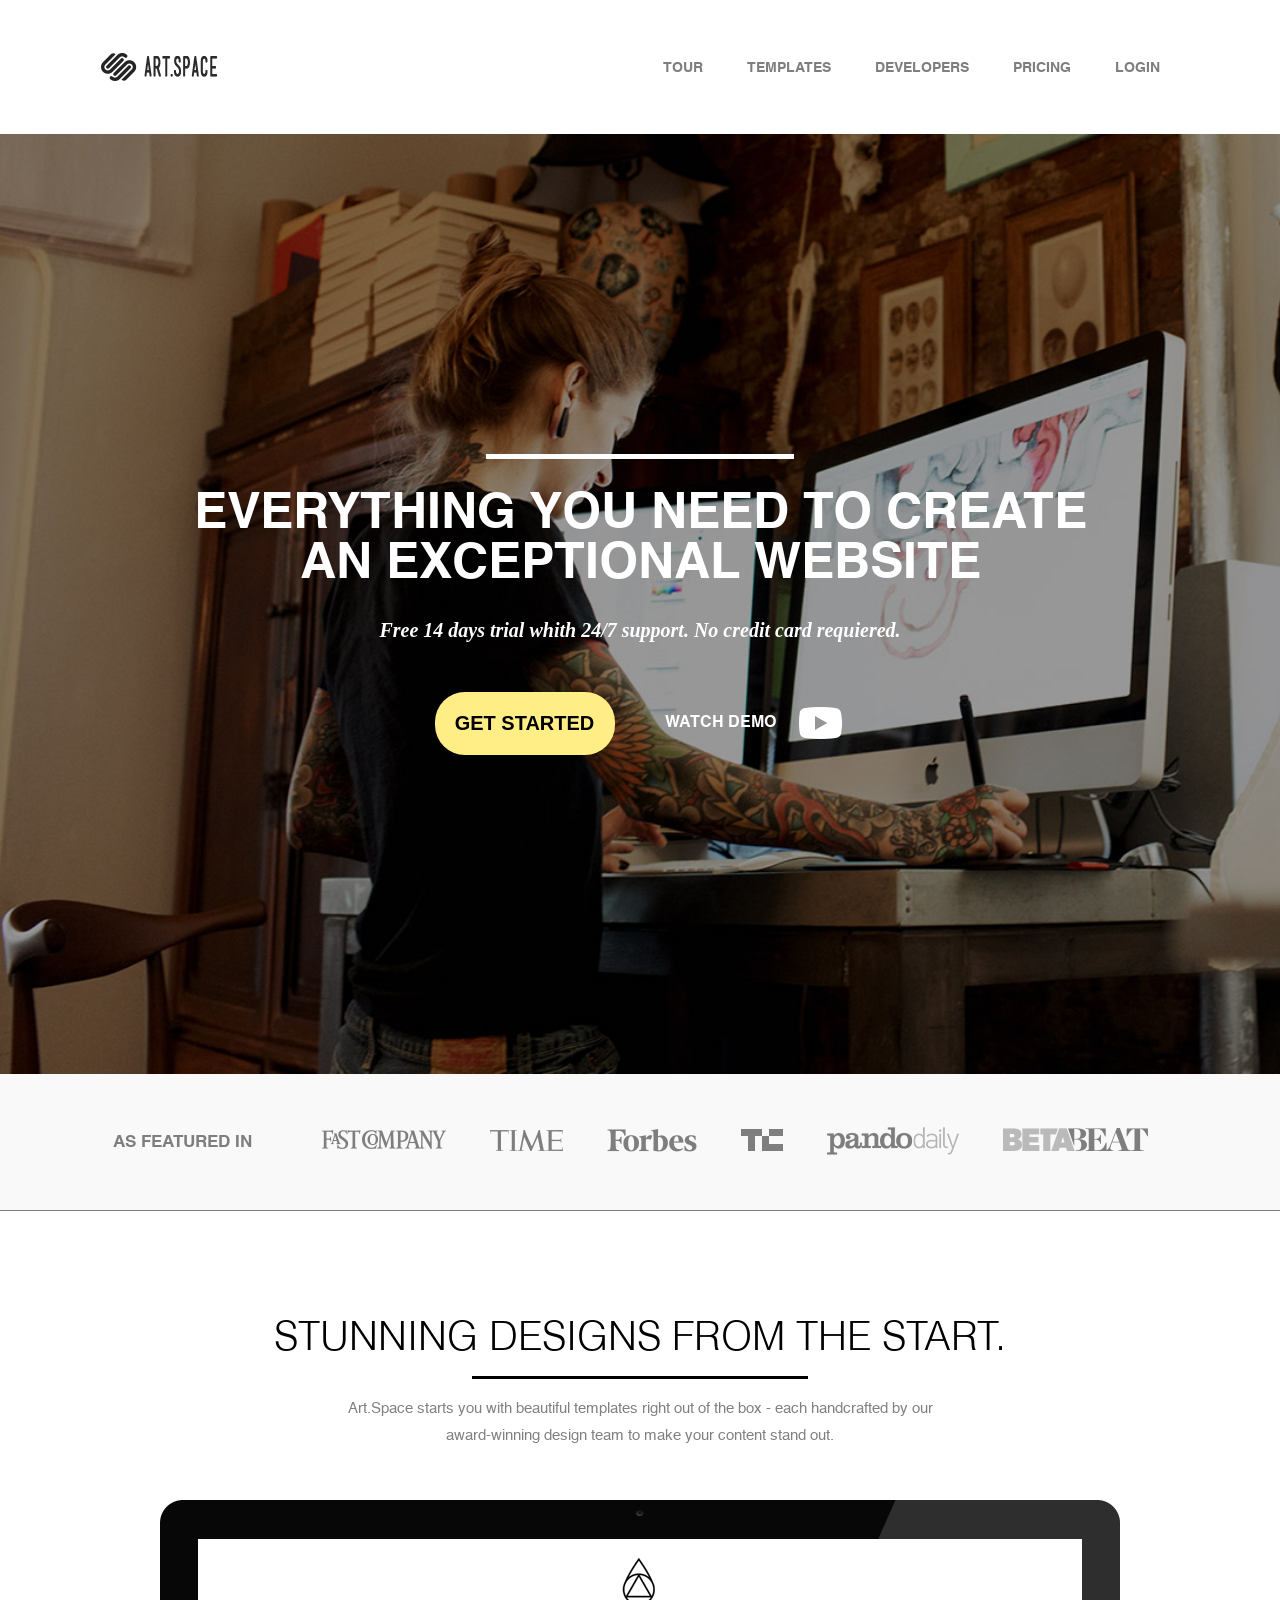
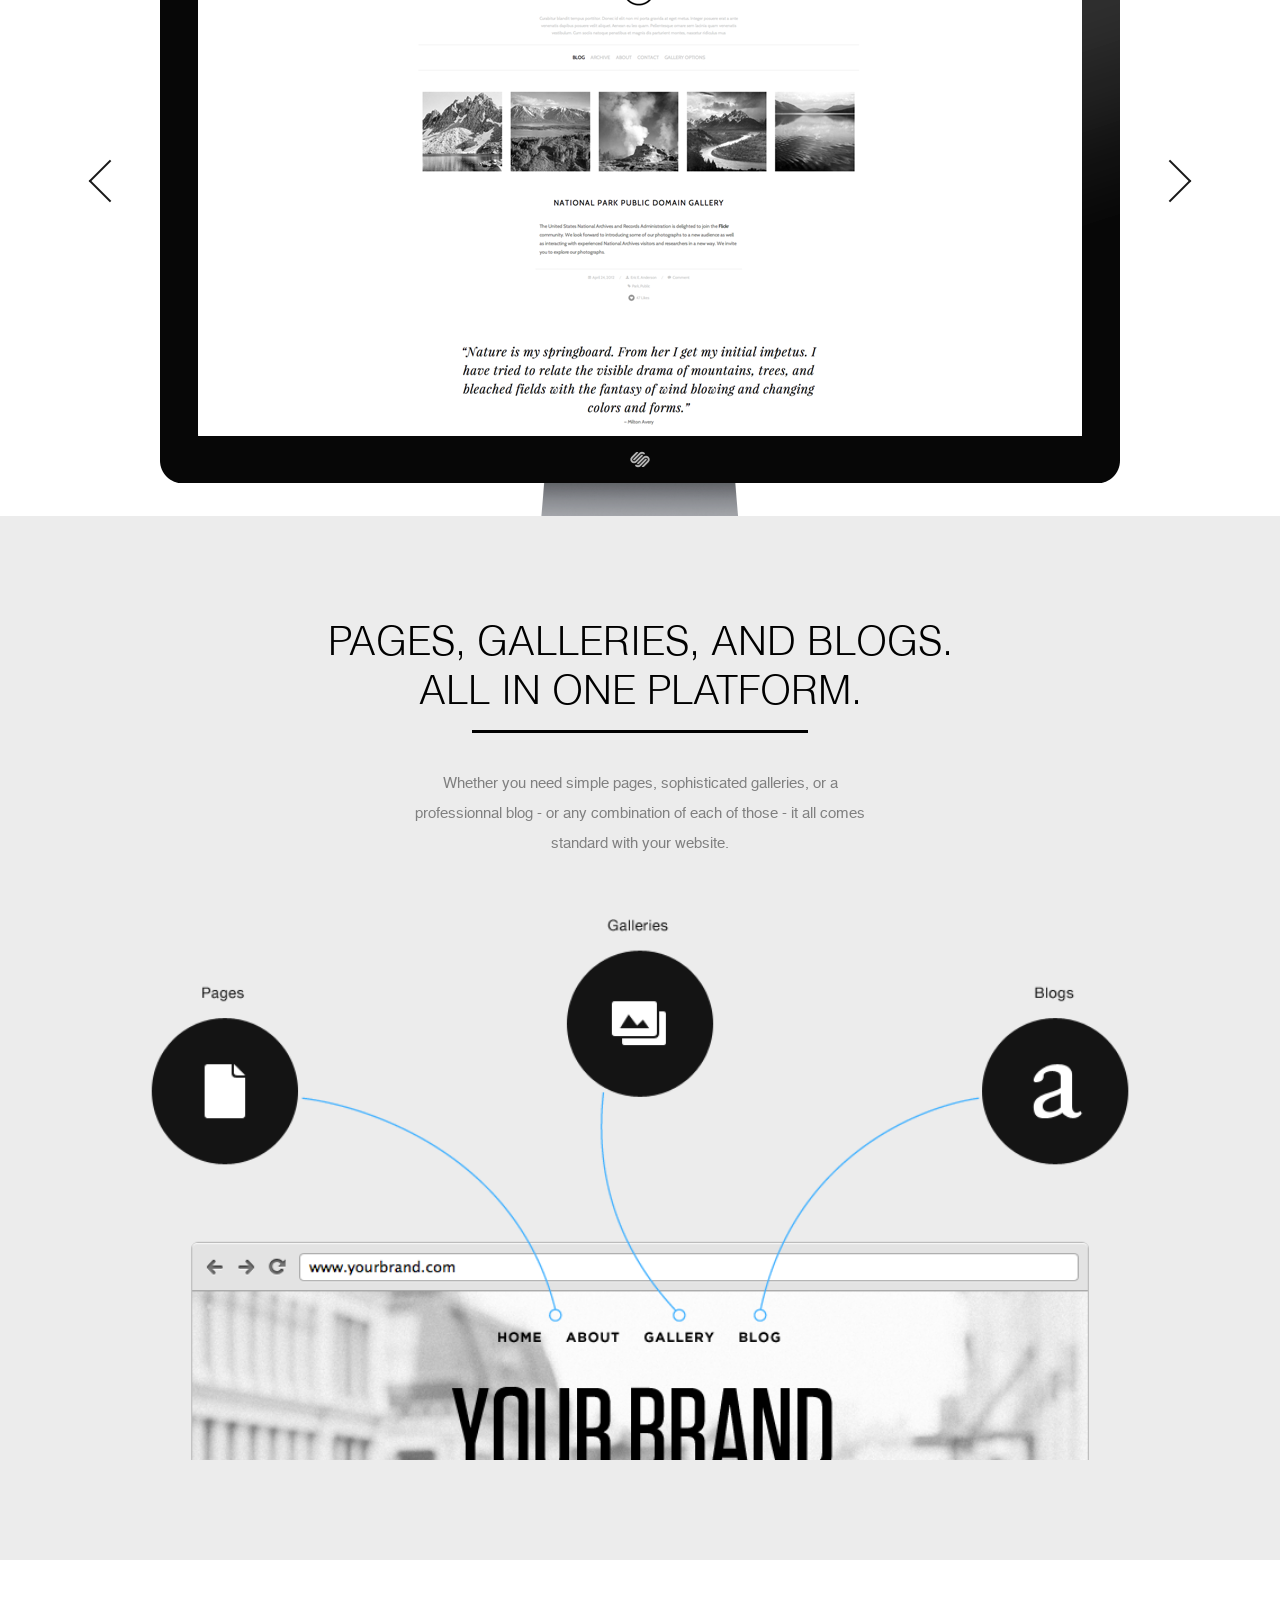
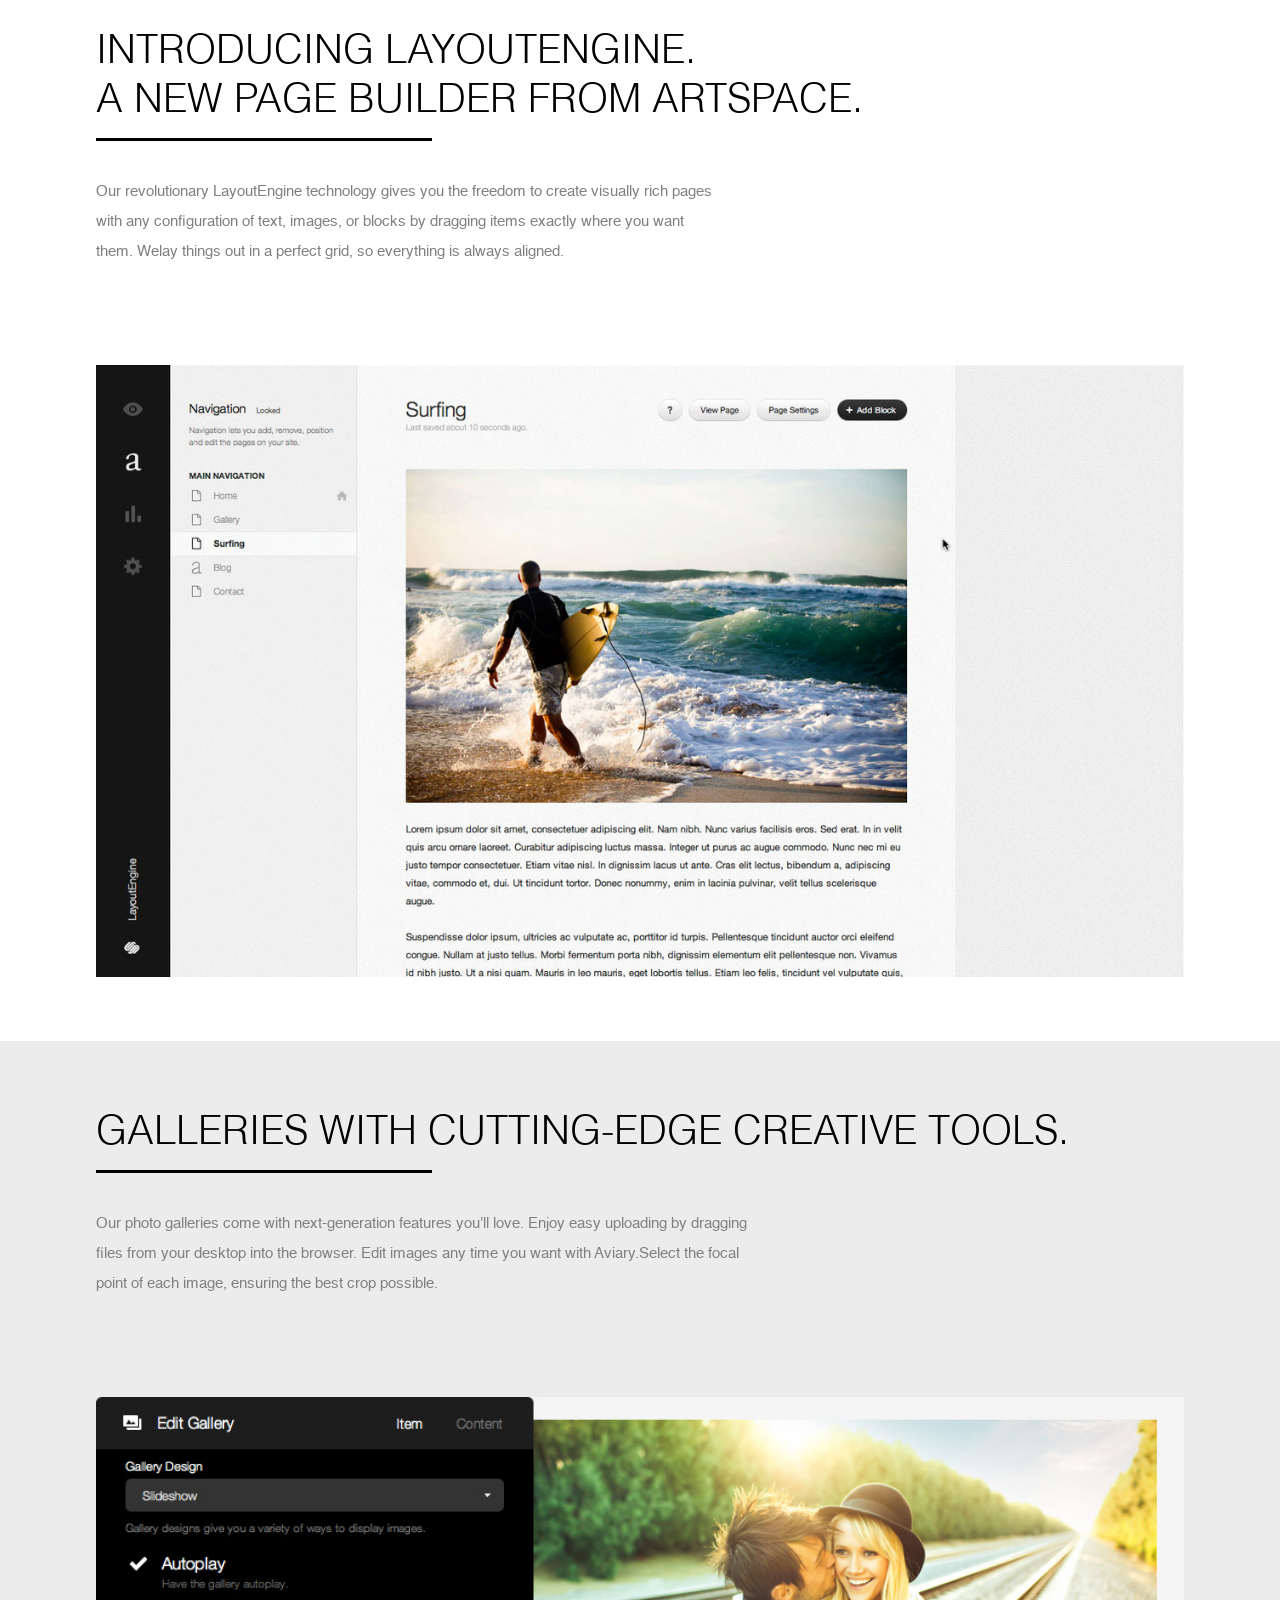
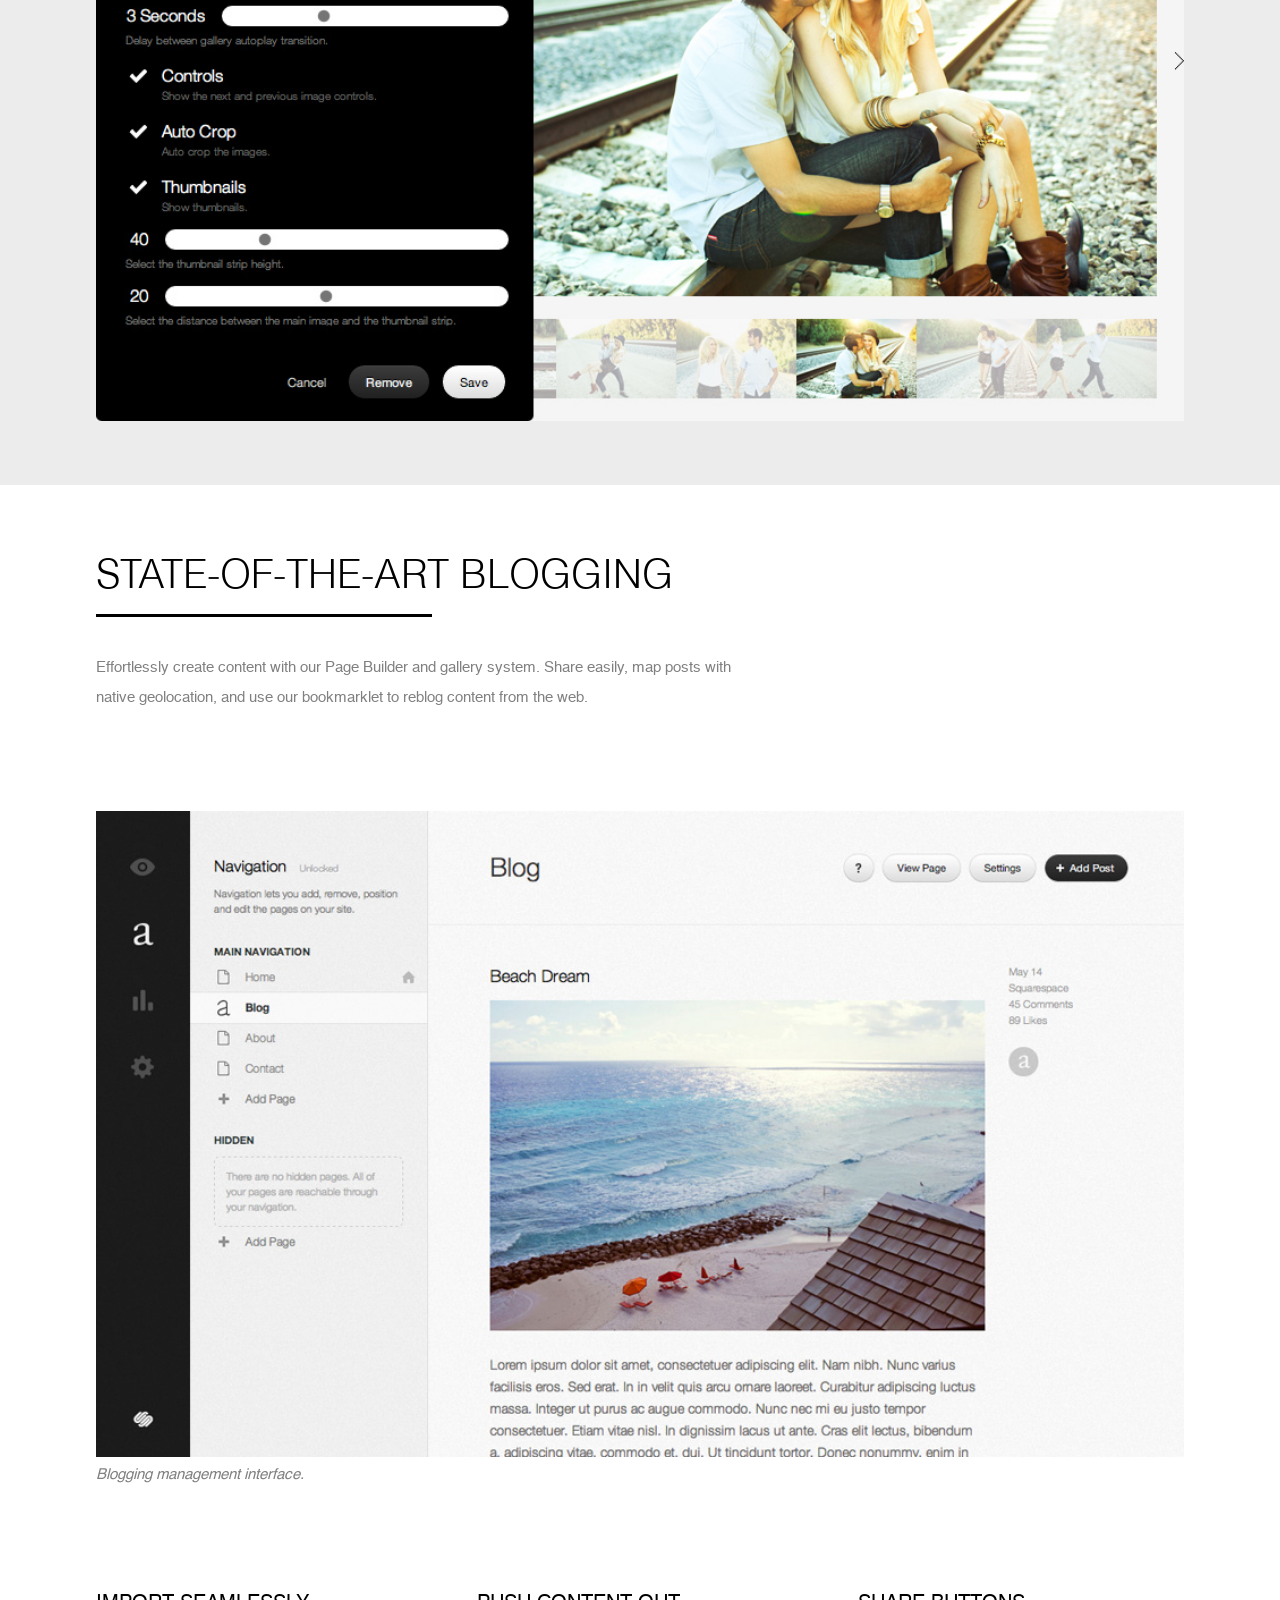
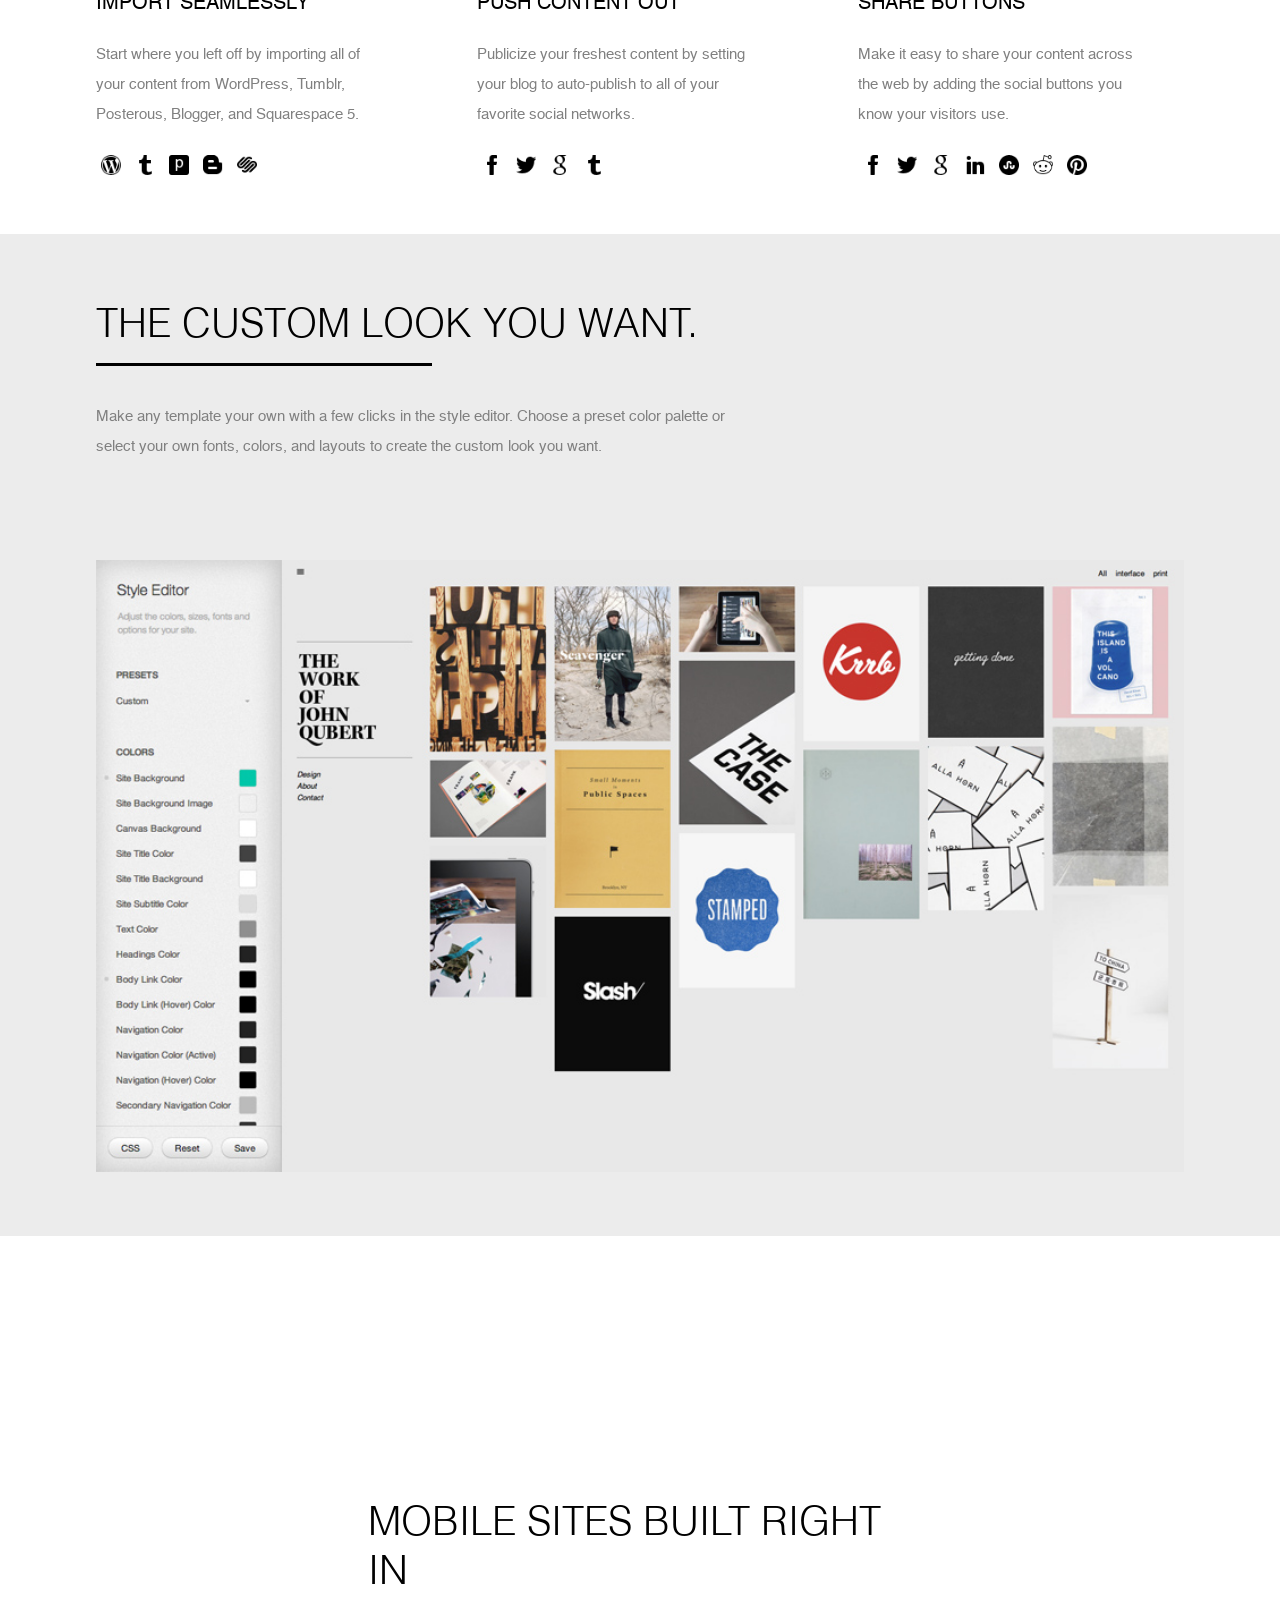
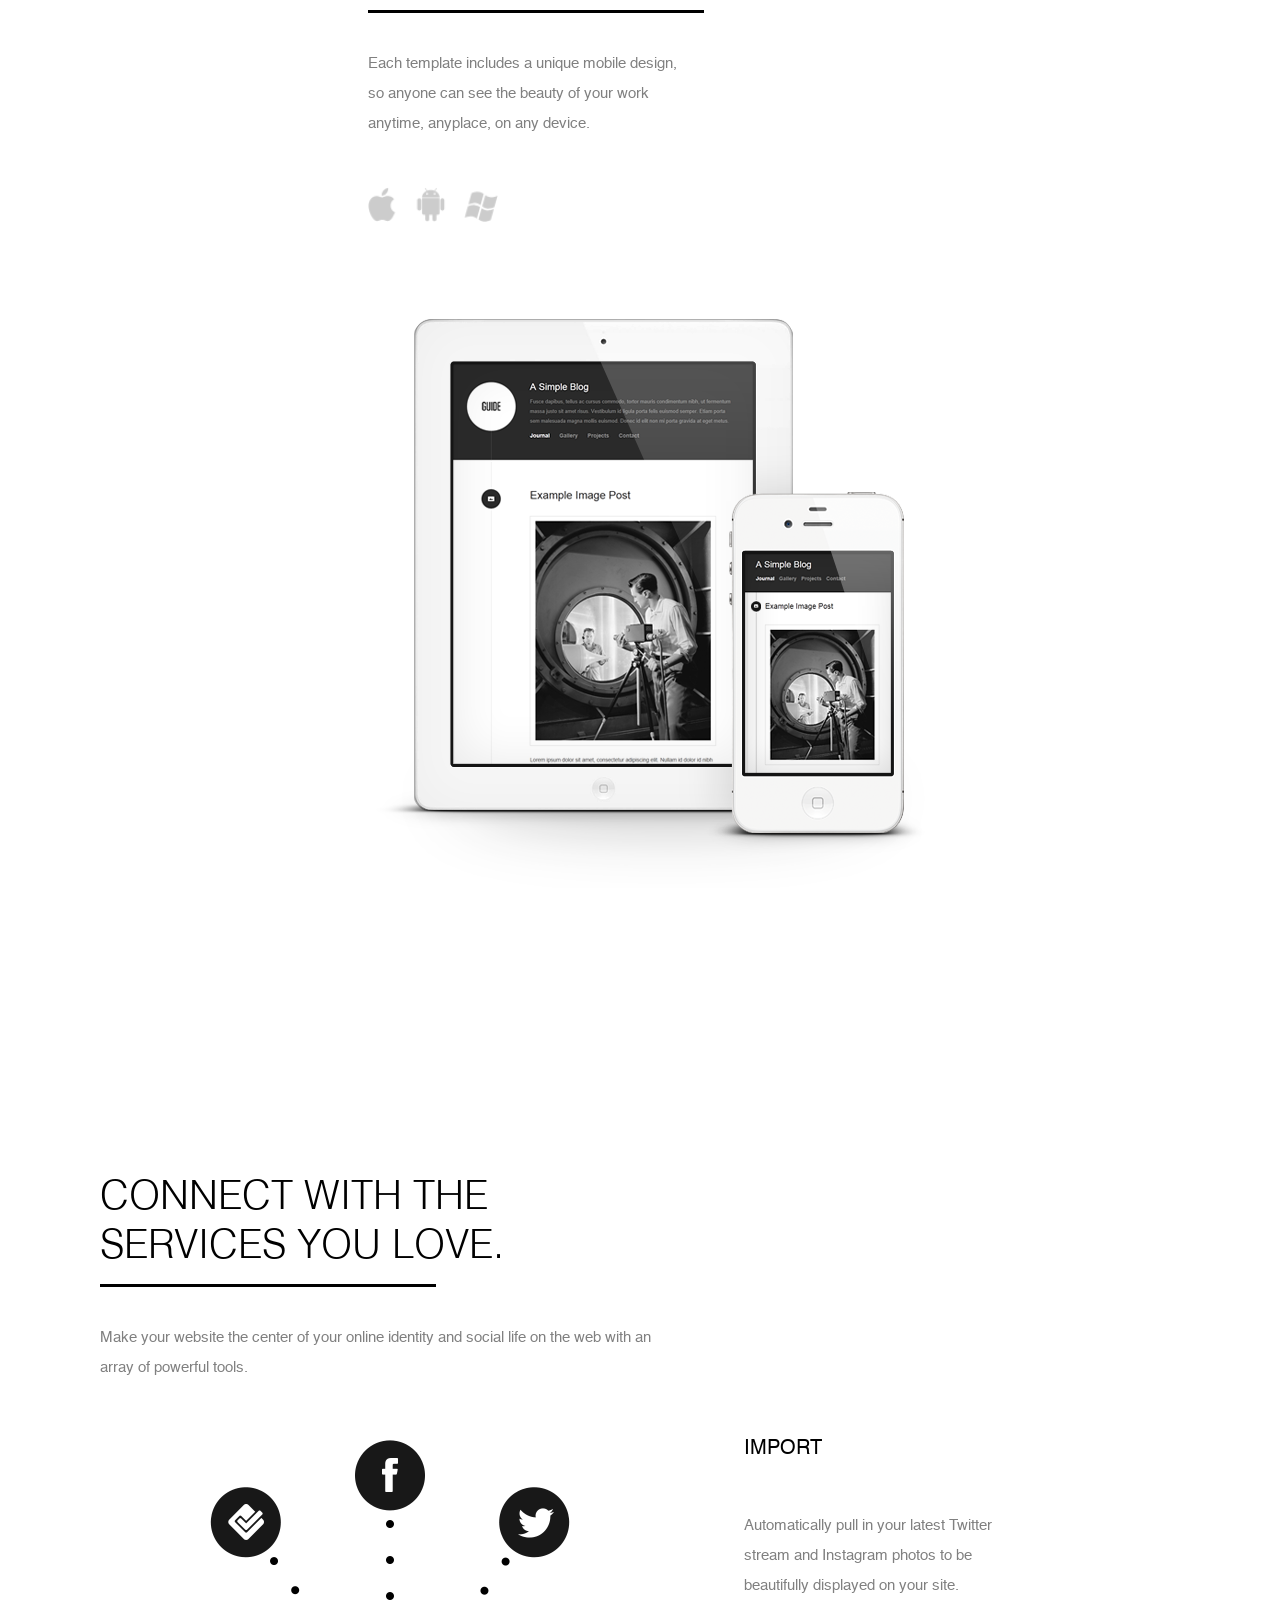
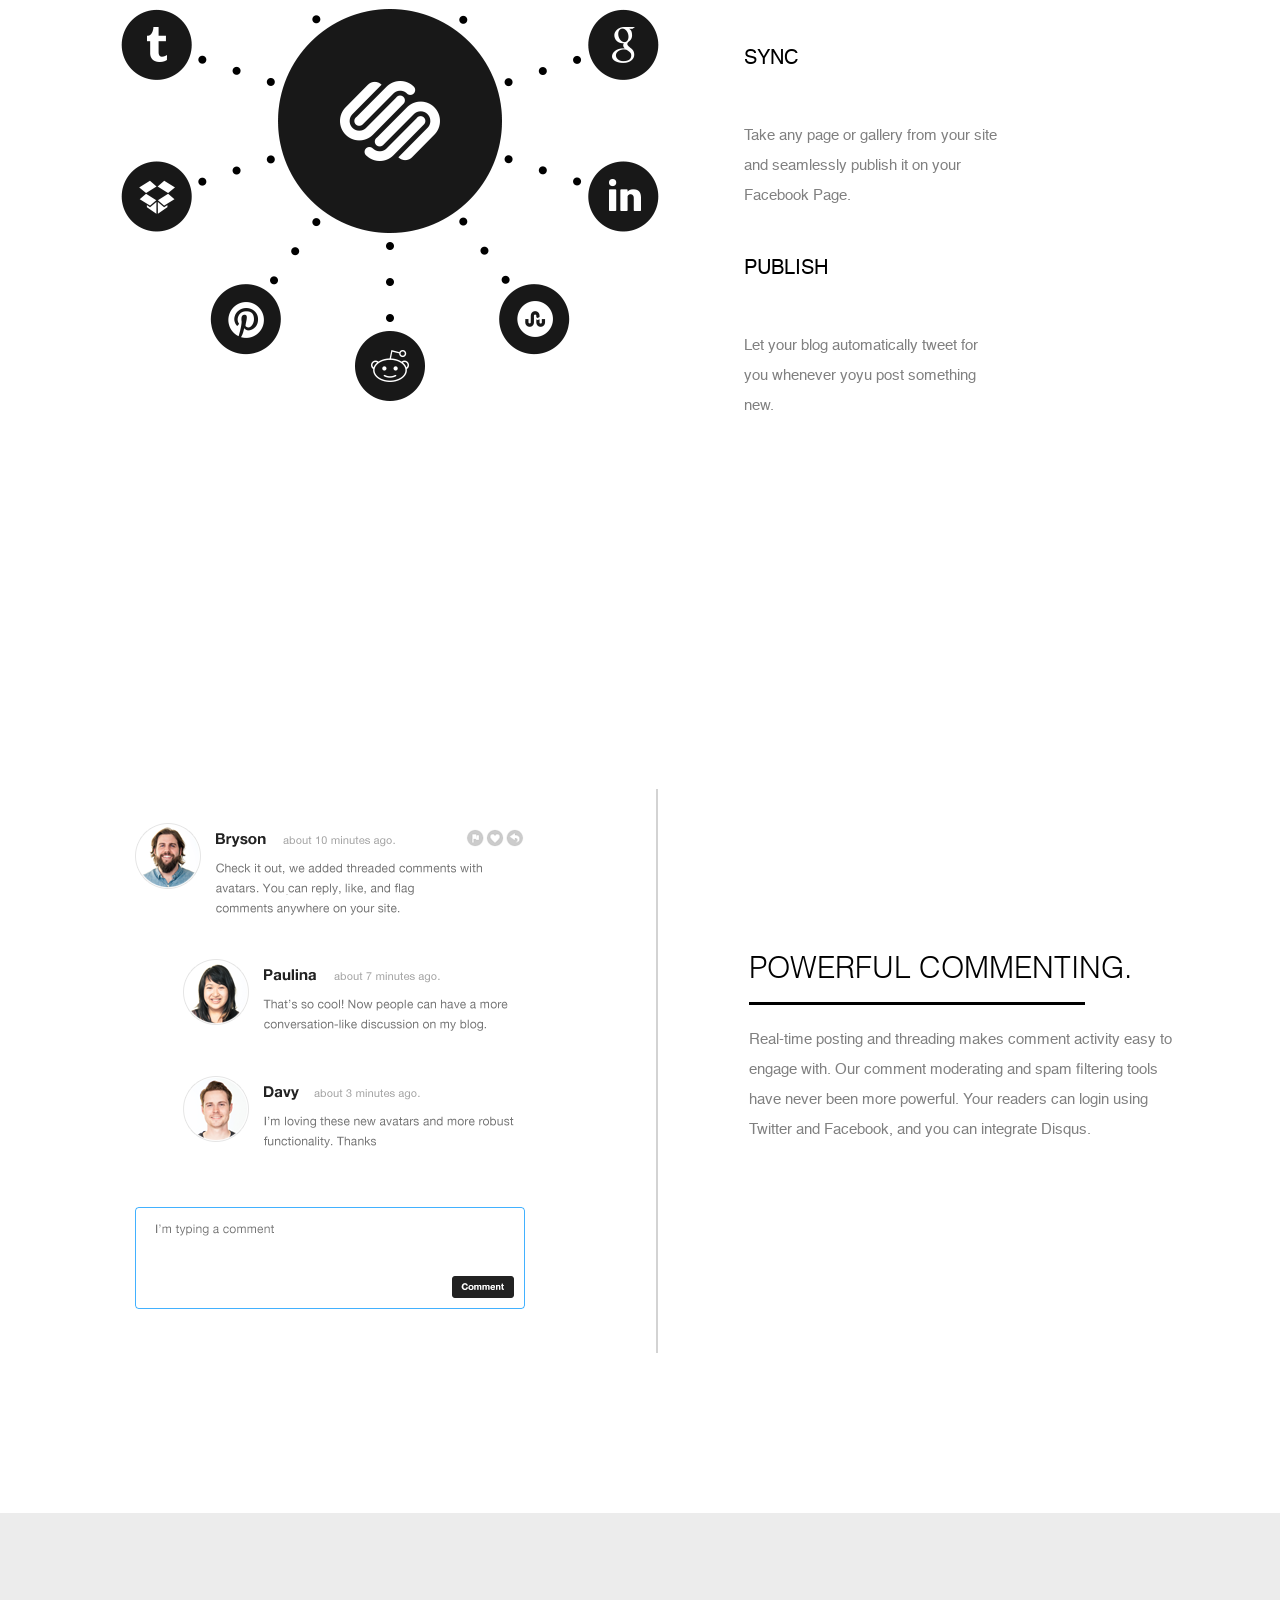
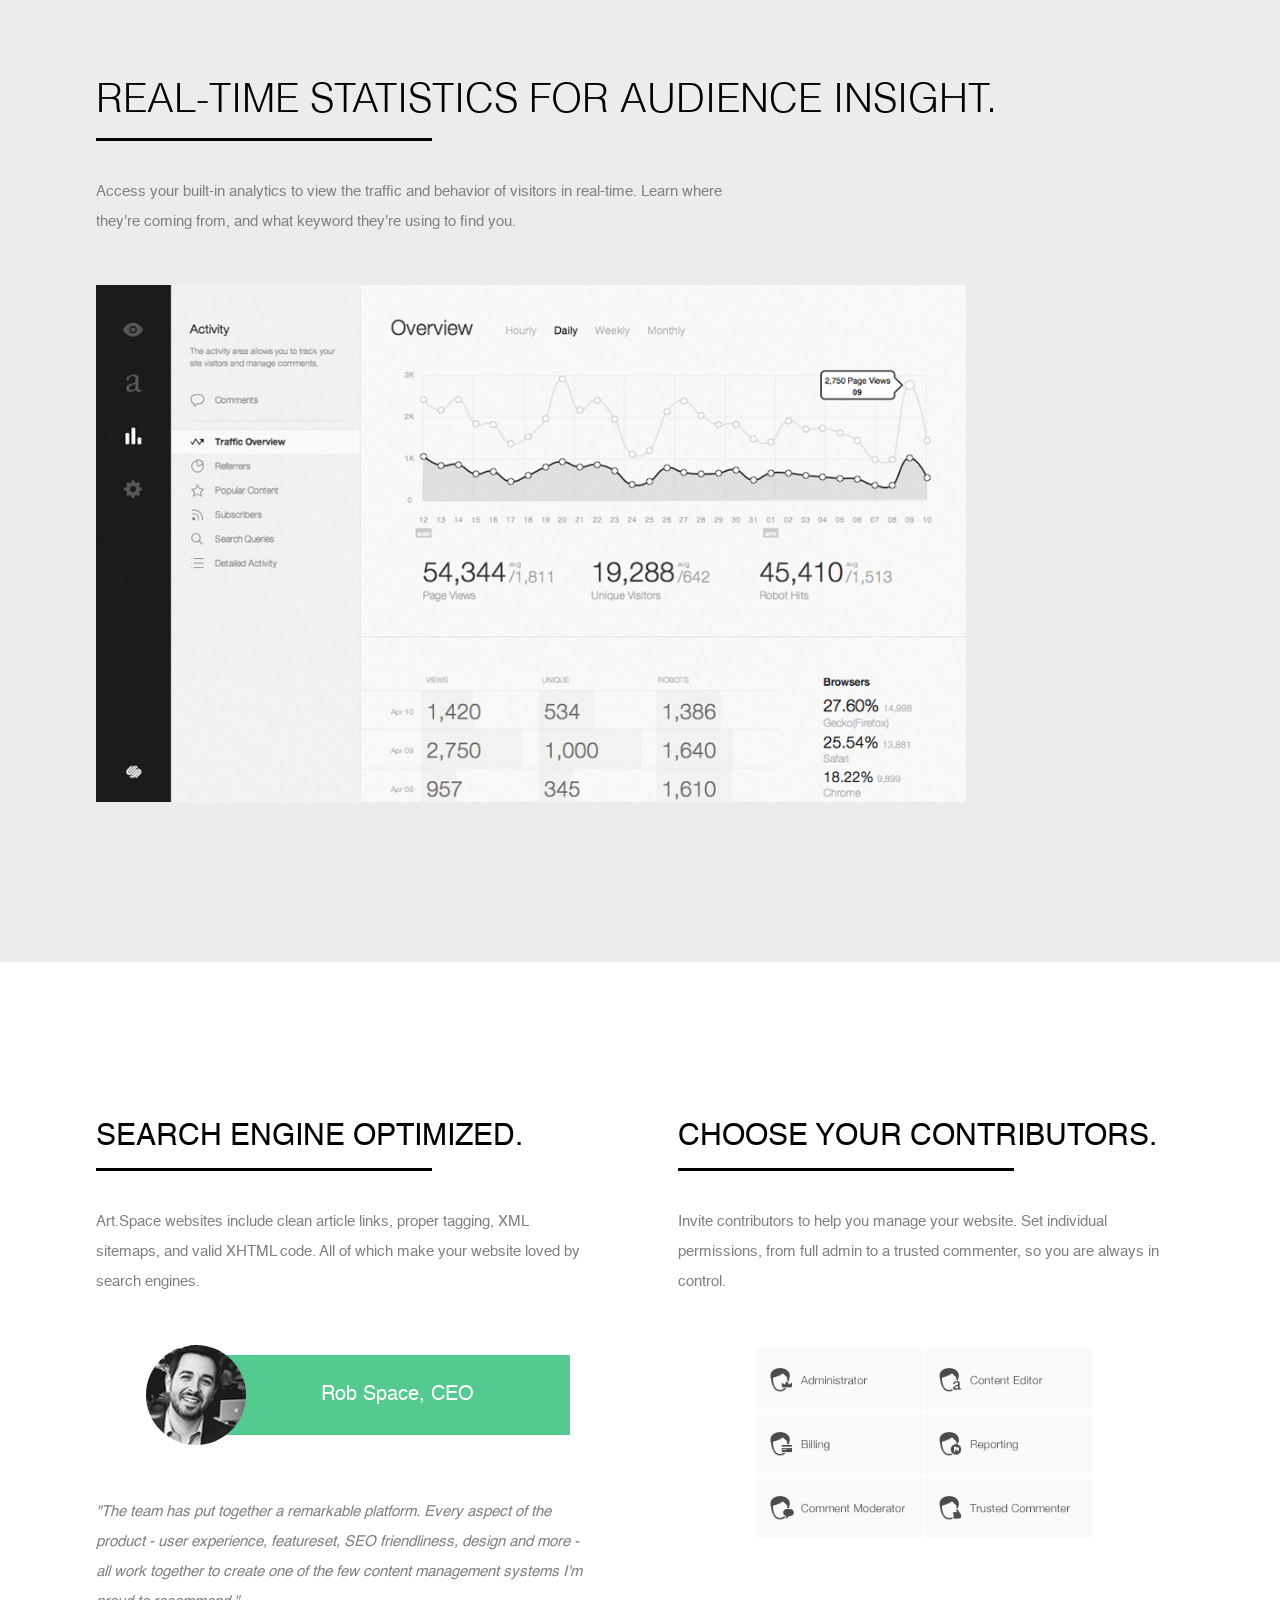
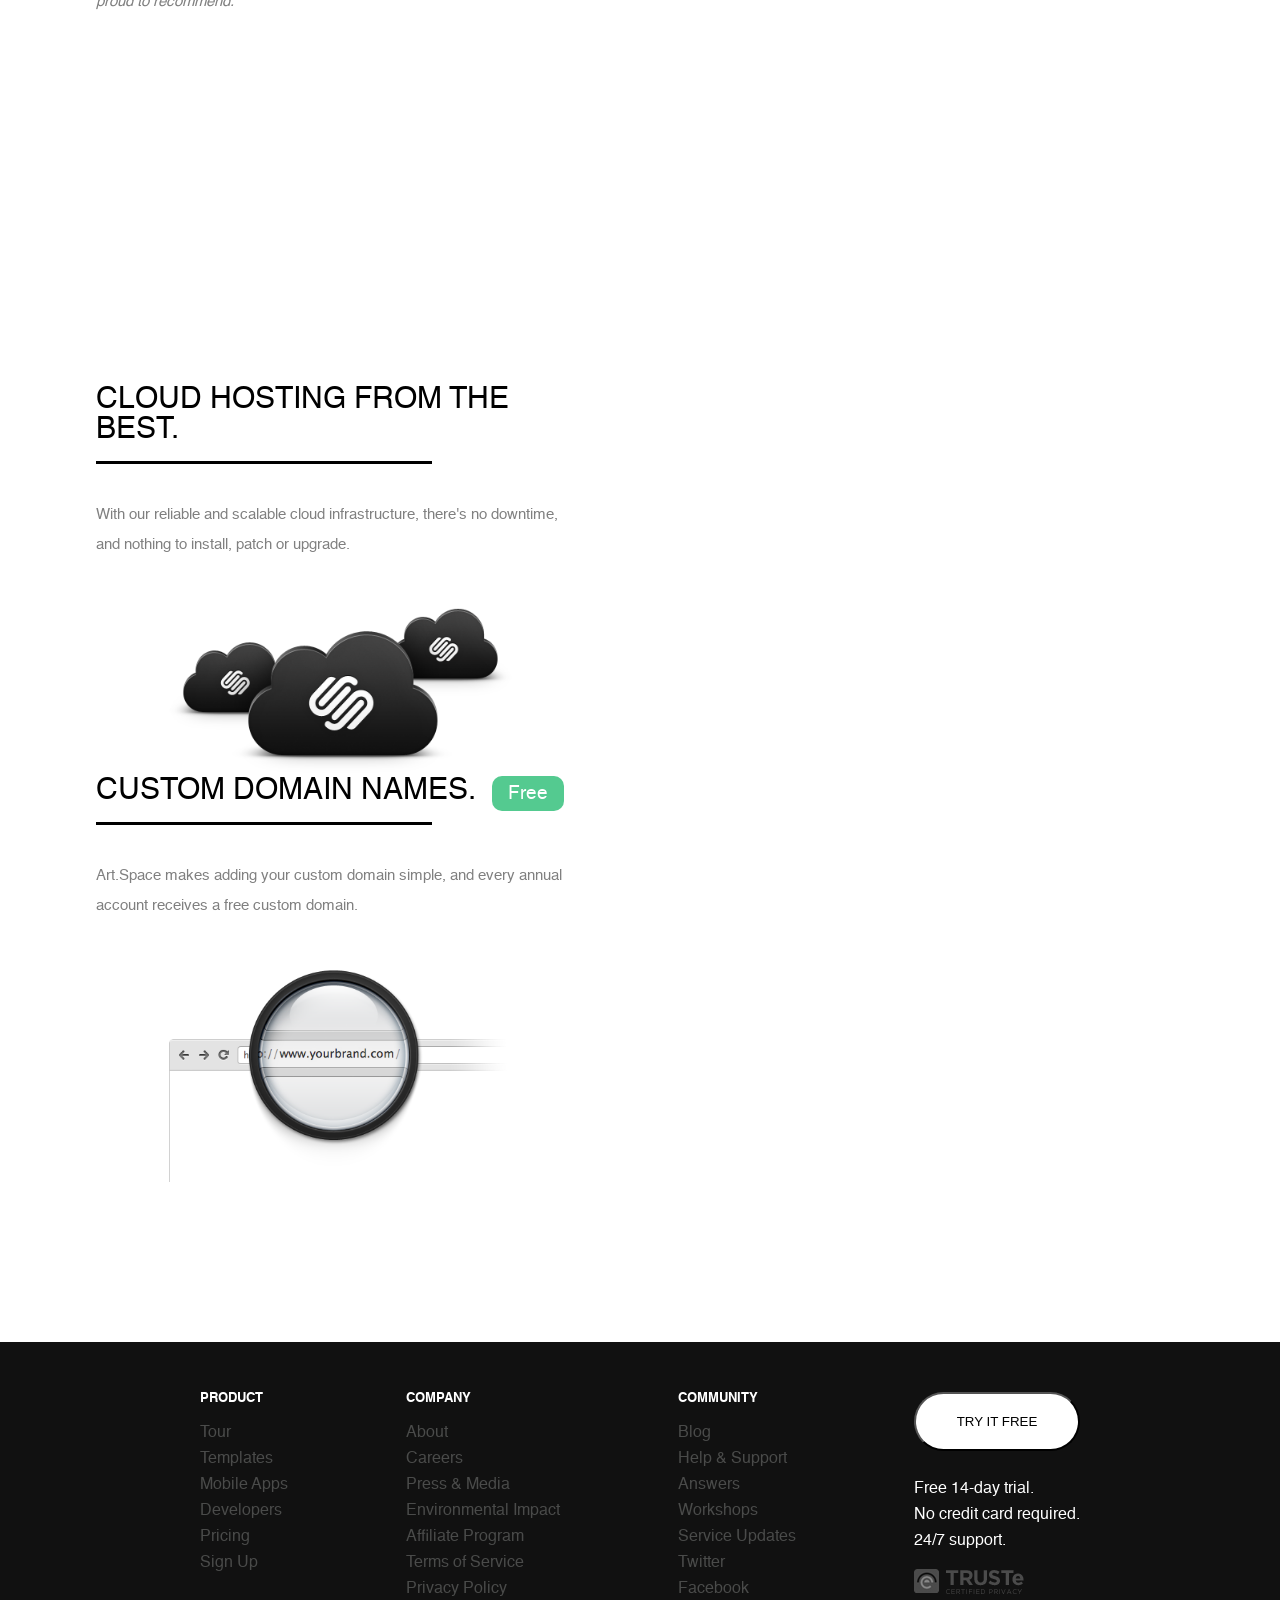
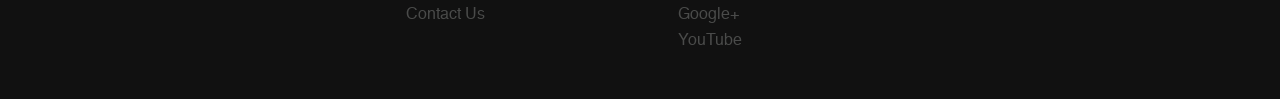
<file: projets/ArtSpace/tour.html>
<!DOCTYPE html>
<html lang="fr">
<head>
    <meta charset="UTF-8">
    <meta http-equiv="X-UA-Compatible" content="IE=edge">
    <meta name="viewport" content="width=device-width, initial-scale=1.0">
    <link rel="stylesheet" href="css/tour.css">
    <title>TOUR</title>
</head>
<body>
    
    <header>
        <img src="img/logo.png" alt="">
        <nav>
            <ul>
                <a href="tour.html">TOUR</a>
                <a href="#">TEMPLATES</a>
                <a href="#">DEVELOPERS</a>
                <a href="pricing.html">PRICING</a>
                <a href="#">LOGIN</a>
            </ul>
        </nav>
    </header>

    <main>
        <section class="started">
            <div class="ligne1"></div>
            <h1>everything you need to create an exceptional website</h1>
            <p><i>Free 14 days trial whith 24/7 support. No credit card requiered.</i></p>
            <article>
                <button>get started</button>
                <a href="#">watch demo</a>
                <img src="img/icon/icons8-lecture-de-youtube-100.png" alt="">
            </article>
        </section>

        <section class="featured">
            <h2>as featured in</h2>
            <figure>
                <img src="img/press/press-logo-fastco.png" alt="logo Fastcompagny">
                <img src="img/press/press-logo-time.png" alt="logo time">
                <img src="img/press/press-logo-forbes.png" alt="logo Forbes">
                <img src="img/press/press-logo-techcrunch.png" alt="logo TC">
                <img src="img/press/press-logo-pandodaily.png" alt="logo pandodaily">
                <img src="img/press/press-logo-betabeat.png" alt="logo Betabeat">
            </figure>
        </section>
        
        <section class="stunning">
            <h3>Stunning designs from the start.</h3>
            <div class="ligne2"></div>
            <p><span>Art.Space</span> starts you with beautiful templates right out of the box - each handcrafted by our <br> award-winning design team to make your content stand out.</p>
            <article>
                <figure><img src="img/templates-gallery-left-arrow.png" alt="Flèche de slider gauche"></figure>
                <div class="stunning_slide">
                    <figure><img src="img/slider_start/img1.png" alt="Contenu ordinateur"></img></figure>
                </div>
                <figure><img src="img/templates-gallery-right-arrow.png" alt="Flèche de slider droite"></figure>
            </article>  
        </section>

        <section class="all_in_one">
            <h3>Pages, Galleries, and blogs. <br> All in one Platform.</h3>
            <div class="ligne2"></div>
            <p>Whether you need simple pages, sophisticated galleries, or a professionnal blog - or any combination of each of those - it all comes standard with your website.</p>
            <img src="img/tour/tour-all-in-one.png" alt="exemple d'une page web">
        </section>

        <section class="layout">
            <h4>Introducing LayoutEngine. <br>A new page builder from ArtSpace.</h4>
            <div class="ligne2"></div>
            <p>Our revolutionary LayoutEngine technology gives you the freedom to create visually rich pages <br> with any configuration of text, images, or blocks by dragging items exactly where you want <br> them. Welay things out in a perfect grid, so everything is always aligned.</p>
            <img src="img/tour/tour-layoutengine-video-poster.jpg" alt="screenshot d'une fenêtre internet">    
        </section>

        <section class="creative_gallerie">
            <h4>Galleries with cutting-edge creative tools.</h4>
            <div class="ligne2"></div>
            <p>Our photo galleries come with next-generation features you'll love. Enjoy easy uploading by dragging files from your desktop into the browser. Edit images any time you want with Aviary.Select the focal point of each image, ensuring the best crop possible.</p>
            <img src="img/tour/tour-gallery.jpg" alt="screenshot d'une galerie web">
        </section>

        <section class="blogging">
            <h4>State-of-the-art blogging</h4>
            <div class="ligne2"></div>
            <p>Effortlessly create content with our Page Builder and gallery system. Share easily, map posts with native geolocation, and use our bookmarklet to reblog content from the web.</p>
            <img src="img/slider_blog/tour-blog-backend.jpg" alt="screenshot d'une fenêtre internet">
            <legend>Blogging management interface.</legend>
        </section>

        <section class="blogging2">
            <article>   
                <h4>Import seamlessly</h4>
                <p> Start where you left off by importing all of your content from WordPress, Tumblr, Posterous, Blogger, and Squarespace 5.</p>
                <figure>
                    <img src="img/icon/icon-wordpress-24-dark.png" alt="logo wordpress">
                    <img src="img/icon/icon-tumblr-24-dark.png" alt="logo tumble">
                    <img src="img/icon/icon-posterous-24-dark.png" alt="logo posterous">
                    <img src="img/icon/icon-blogger-24-dark.png" alt="logo blogger">
                    <img src="img/icon/icon-artspace-24-dark.png" alt="">
                </figure>
            </article>
            <article>
                <h4>Push content out</h4>
                <p>Publicize your freshest content by setting your blog to auto-publish to all of your favorite social networks.</p>
                <figure>
                    <img src="img/icon/icon-facebook-24-dark.png" alt="logo facebook ">
                    <img src="img/icon/icon-twitter-24-dark.png" alt="logo twitter">
                    <img src="img/icon/icon-google-24-dark.png" alt="logo google">
                    <img src="img/icon/icon-tumblr-24-dark.png" alt="logo tumble">
                </figure>
            </article>
            <article>
                <h4>Share buttons</h4>
                <p>Make it easy to share your content across the web by adding the social buttons you know your visitors use.</p>
                <figure>
                    <img src="img/icon/icon-facebook-24-dark.png" alt="logo facebook ">
                    <img src="img/icon/icon-twitter-24-dark.png" alt="logo twitter">
                    <img src="img/icon/icon-google-24-dark.png" alt="logo google">
                    <img src="img/icon/icon-linkedin-24-dark.png" alt="logo linkedin">
                    <img src="img/icon/icon-stumbleupon-24-dark.png" alt="logo stumbleupon">
                    <img src="img/icon/icon-reddit-24-dark.png" alt="logo reddit">
                    <img src="img/icon/icon-pinterest-24-dark.png" alt="logo pinterest">
                </figure>
            </article>
        </section>

        <section class="custom">
            <h4>The custom look you want.</h4>
            <div class="ligne2"></div>
            <p>Make any template your own with a few clicks in the style editor. Choose a preset color palette or select your own fonts, colors, and layouts to create the custom look you want.</p>
            <img src="img/tour/tour-style-editor.jpg" alt="fenetre de customisation ">
        </section>

        
        <section class="mobile_site">
            <article>
                <h4>Mobile sites built right in</h4>
                <div class="ligne2"></div>
                <p>Each template includes a unique mobile design, so anyone can see the beauty of your work anytime, anyplace, on any device.</p>
                <img src="img/tour/tour-mobile-logos.png" alt="logo ios, andoird et window">
            </article>
            <img src="img/tour/tour-mobile.png" alt="ipad">
        </section>

        <section class="services">
            <article class="services2">
                <h4>Connect with the services you love.</h4>
                <div class="ligne2"></div>
                <p>Make your website the center of your online identity and social life on the web with an array of powerful tools.</p>
                <img src="img/tour/tour-social-blob.png" alt="blog et réseaux sociaux">
            </article>
            <article class="services3">
                <h4>Import</h4>
                <p>Automatically pull in your latest Twitter stream and Instagram photos to be beautifully displayed on your site.</p>
                <h4>Sync</h4>
                <p> Take any page or gallery from your site and seamlessly publish it on your Facebook Page.</p>
                <h4>Publish</h4>
                <p>Let your blog automatically tweet for you whenever yoyu post something new.</p>
            </article>
        </section>

        <section class="commentaire">
            <article class="commentaire2">
                <img src="img/tour/tour-comments.png" alt="commentaires des utilisateurs">
            </article>
            <article>
                <h4>Powerful commenting.</h4>
                <div class="ligne2"></div>
                <p>Real-time posting and threading makes comment activity easy to engage with. Our comment moderating and spam filtering tools have never been more powerful. Your readers can login using Twitter and Facebook, and you can integrate Disqus.</p>
            </article>
        </section>

        <section class="stats">
            <h4>Real-time statistics for audience insight.</h4>
            <div class="ligne2"></div>
            <p>Access your built-in analytics to view the traffic and behavior of visitors in real-time. Learn where <br> they're coming from, and what keyword they're using to find you.</p>
            <img src="img/tour/tour-stats.jpg" alt="screen des statistiques de votre site">
        </section>

        <section class="engine">
            <article>                
                <h4>Search engine optimized.</h4>
                <div class="ligne2"></div>
                <p>Art.Space websites include clean article links, proper tagging, XML sitemaps, and valid XHTML code. All of which make your website loved by search engines.</p>
                <section class="rob">
                        <img src="img/tour/tour-rob-space.jpg" alt="photo du ceo en noir et blanc">
                    <article>
                        <p>Rob Space, CEO</p>
                    </article>
                </section>
                <p><i>"The team has put together a remarkable platform. Every aspect of the product - user experience, featureset, SEO friendliness, design and more - all work together to create one of the few content management systems I'm proud to recommend."</i></p>
            </article>
            <article class="contributor">
                <h4>Choose your contributors.</h4>
                <div class="ligne2"></div>
                <p>Invite contributors to help you manage your website. Set individual permissions, from full admin to a trusted commenter, so you are always in control.</p>
                <img src="img/tour/tour-contributors.png" alt="liste de boutons">
            </article>
        </section>

        <section class="hosting">
            <article>
                <h4>Cloud hosting from the best.</h4>
                <div class="ligne2"></div>
                <p>With our reliable and scalable cloud infrastructure, there's no downtime, and nothing to install, patch or upgrade.</p>
                <img src="img/tour/tour-clouds.png" alt="nuage noir représnentant le cloud de la société">
            </article>
            <article>
                <section>
                    <h4>Custom domain names.</h4>
                    <span class="Free">Free</span>
                </section>
                <div class="ligne2"></div>
                <p> Art.Space makes adding your custom domain simple, and every annual account receives a free custom domain.</p>
                <img src="img/tour/tour-domain.png" alt="tour domiane">
            </article>
        </section>
    </main>

    <footer>
        <section>
            <h5>product</h5>
            <p>Tour</p>
            <p>Templates</p>
            <p>Mobile Apps</p>
            <p>Developers</p>
            <p>Pricing</p>
            <p>Sign Up</p>
        </section>
        <section>
            <h5>company</h5>
            <p>About</p>
            <p>Careers</p>
            <p>Press & Media</p>
            <p>Environmental Impact</p>
            <p>Affiliate Program</p>
            <p>Terms of Service</p>
            <p>Privacy Policy</p>
            <p>Contact Us</p>
        </section>
        <section>
            <h5>community</h5>
            <p>Blog</p>
            <p>Help & Support</p>
            <p>Answers</p>
            <p>Workshops</p>
            <p>Service Updates</p>
            <p>Twitter</p>
            <p>Facebook</p>
            <p>Google+</p>
            <p>YouTube</p>
        </section>
        <section class="try">
            <button>TRY IT FREE</button>
            <p>Free 14-day trial.</p>
            <p>No credit card required.</p>
            <p>24/7 support.</p>
            <img src="img/footer-truste.png" alt="">
        </section>
    </footer>
</body>
</html>
</file>
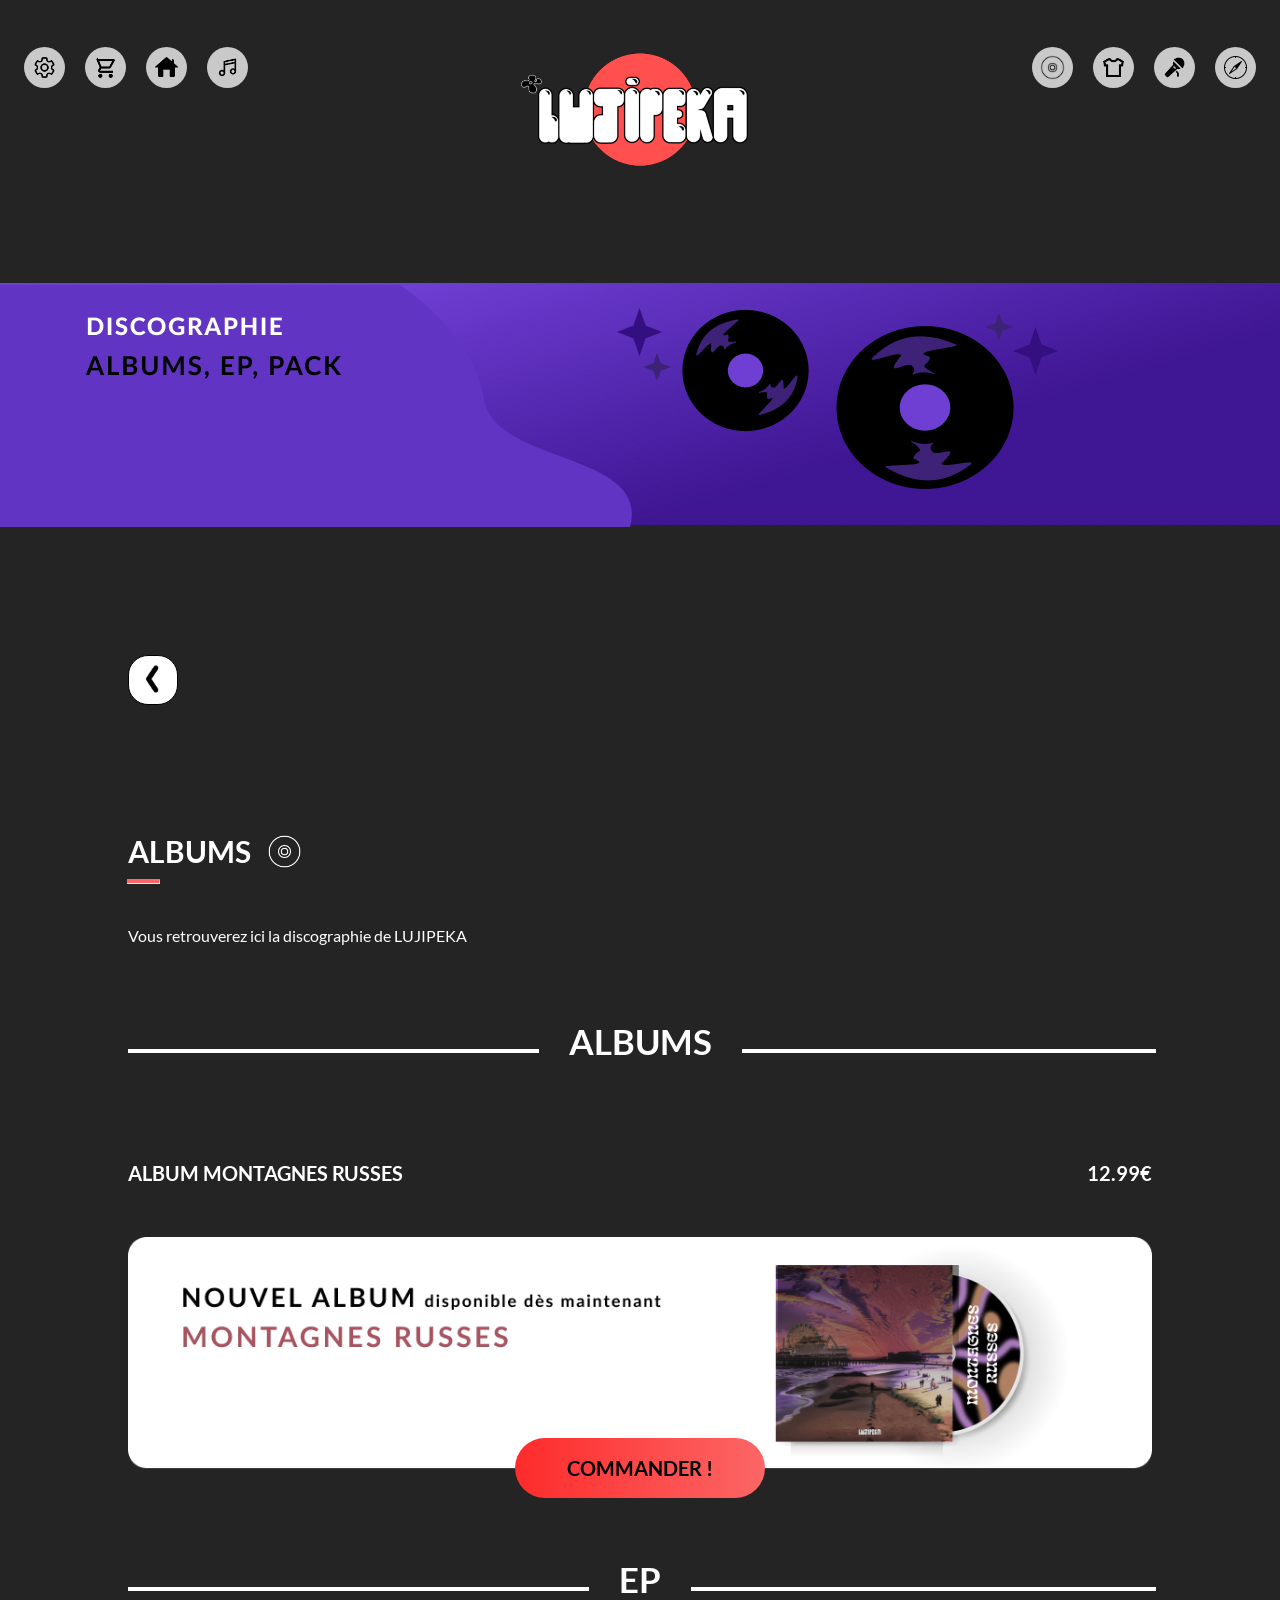
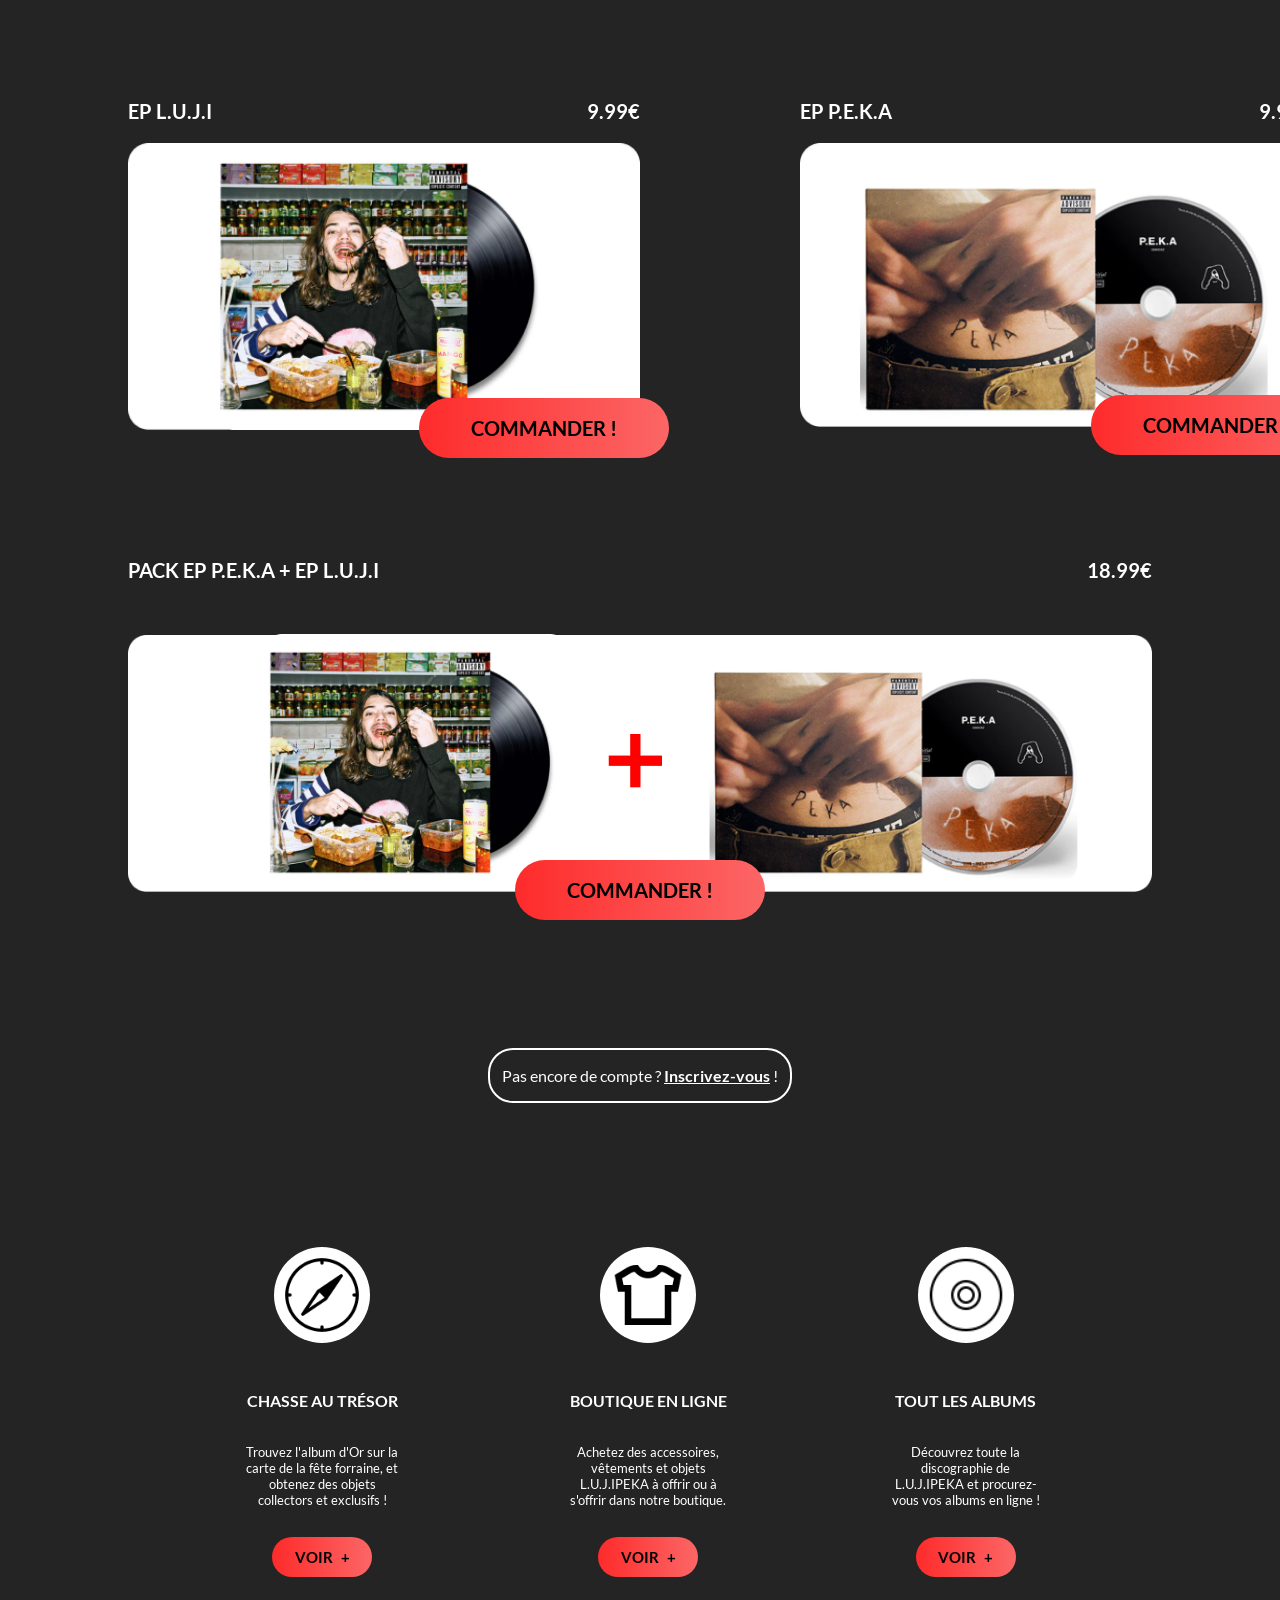
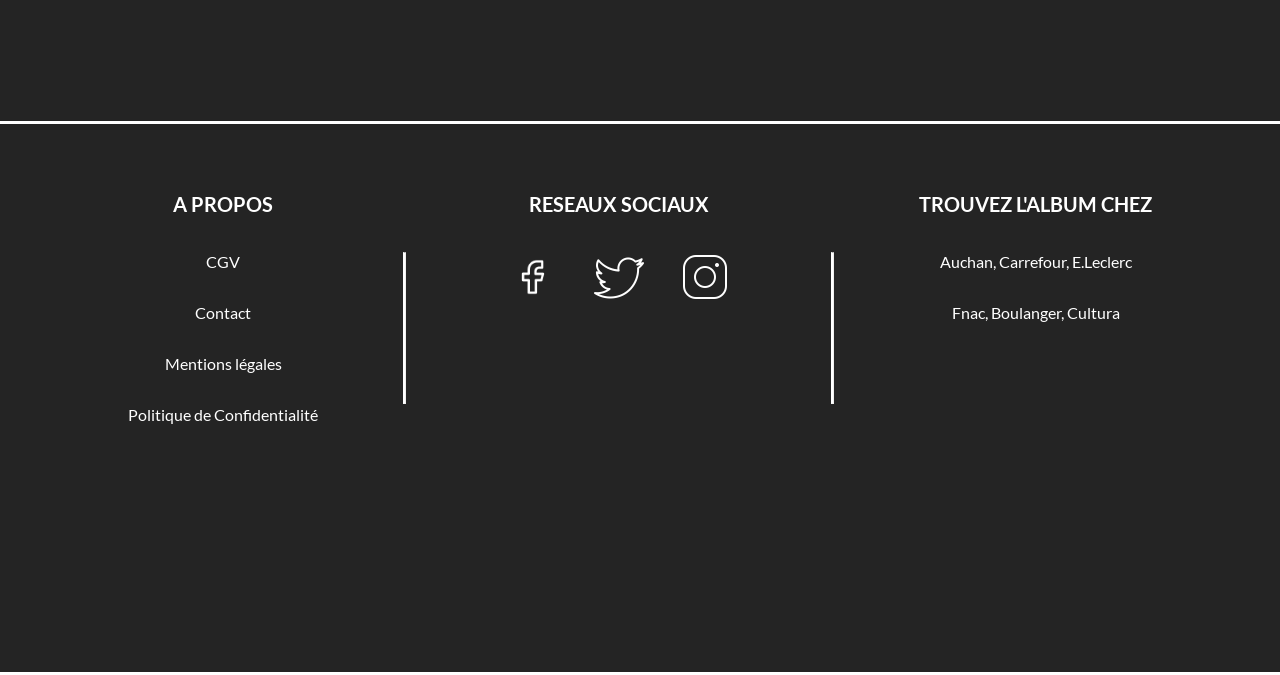
<file: projets/Lab201/album.html>
<!DOCTYPE html>
<html lang="fr">
<head>
    <meta charset="UTF-8">
    <meta http-equiv="X-UA-Compatible" content="IE=edge">
    <meta name="viewport" content="width=device-width, initial-scale=1.0">
    <link rel="stylesheet" href="https://cdnjs.cloudflare.com/ajax/libs/font-awesome/6.4.0/css/all.min.css">
    <link rel="stylesheet" href="css/album.css">
    <script src="script/album.js" defer></script>
    <title>Album</title>
</head>
<body>

    <header>
        <section class="nav">
            <a href="#"><img src="assets/icons8-paramètres-96.png" alt=""></a>
            <a href="#"><img src="assets/icons8-caddie-96.png" alt="" ></a>
            <a href="index.html"><img src="assets/icons8-page-d’accueil-96 (1).png" alt="" id="imgNav"></a>
            <a href="#"><img src="assets/icons8-notes-de-musique-96.png" alt=""></a>
        </section>
        <img src="assets/logo-header.png" alt="" id="logo-header">
        <section class="nav">
            <a href="album.html"><img src="assets/icons8-cd-64.png" alt=""></a>
            <a href="boutique.html"><img src="assets/icons8-t-shirt-96.png" alt=""></a>
            <a href="concert.html"><img src="assets/icons8-parler-en-public-96.png" alt=""></a>
            <a href="chasse.html"><img src="assets/icons8-boussole-100.png" alt=""></a>
        </section>
        <section class="burger">
            <i class="fa-solid fa-bars fa-2xl" style="color: #ffffff;"></i>
            <section class="menu_burger">
                <a href="index.html"><img src="assets/icons8-page-d’accueil-96 (1).png" alt="" id="imgNav">Acceuil</a>
                <a href="album.html"><img src="assets/icons8-cd-64.png" alt="">Discographie</a>
                <a href="boutique.html"><img src="assets/icons8-t-shirt-96.png" alt="">Boutique</a>
                <a href="concert.html"><img src="assets/icons8-parler-en-public-96.png" alt="">Concert</a>
                <a href="chasse.html"><img src="assets/icons8-boussole-100.png" alt="">Chasse au Trésor</a>

            </section>
        </section>
    </header>

    <main>
        <button class="top" onclick="topFunction()"><img src="assets/icons8-chevron-haut-96.png" alt=""></button>
        <section class="affiche_un">
            <img src="assets/Group 39.png" alt="">
        </section>

        <button class="back" onclick="history.back()"><img src="assets/icons8-chevron-gauche-96.png" alt=""></button>

        <section class="album">
            <h1>ALBUMS <img src="assets/icons8-cd-64 (1).png" alt=""></h1>
            <hr class="underline">
            <br>
            <p>Vous retrouverez ici la discographie de LUJIPEKA</p>
            <article class="titre">
                <div class="titre2"><h2>ALBUMS</h2></div>
                <hr>
            </article>
            <section class="russe">
                <p>ALBUM MONTAGNES RUSSES</p>
                <span>12.99€</span>
            </section>
            <section class="album_deux">
                <img src="assets/Group 51.png" alt="">
                <button>COMMANDER !</button>
            </section>
            <article class="titre">
                <div class="titre2"><h2>EP</h2></div>
                <hr>
            </article>
            <section class="box_un">
                <section class="box_deux">
                    <section class="russe">
                        <p>EP L.U.J.I</p>
                        <span>9.99€</span>
                    </section>
                    <section class="box_trois">
                        <img src="assets/Group 33.png" alt="">
                        <button>COMMANDER !</button>
                    </section>
                </section>
                <section class="box_deux">
                    <section class="russe">
                        <p>EP P.E.K.A</p>
                        <span>9.99€</span>
                    </section>
                    <section class="box_trois">
                        <img src="assets/Group 34.png" alt="">
                        <button>COMMANDER !</button>
                    </section>
                </section>
            </section>
            <section class="russe">
                <p>PACK EP P.E.K.A + EP L.U.J.I</p>
                <span>18.99€</span>
            </section>
            <section class="album_deux">
                <img src="assets/Group 35.png" alt="">
                <button>COMMANDER !</button>
            </section>
        </section>

        <section class="inscrit">
            <article>
                <p>Pas encore de compte ? <u><b>Inscrivez-vous</b></u>  !</p>
            </article>
        </section>

        
        <section class="menu_deux">
            <article>
                <img src="assets/icons8-boussole-100.png" alt="">
                <h4>CHASSE AU TRÉSOR</h4>
                <p>Trouvez l'album d'Or sur la carte de la fête forraine, et obtenez des objets collectors et exclusifs !</p>
                <button><a href="chasse.html">VOIR</a><span>+</span></button>
            </article>
            <article>
                <img src="assets/icons8-t-shirt-96.png" alt="">
                <h4>BOUTIQUE EN LIGNE</h4>
                <p>Achetez des accessoires, vêtements et objets L.U.J.IPEKA à offrir ou à s'offrir dans notre boutique.</p>
                <button><a href="boutique.html">VOIR</a><span>+</span></button>
            </article>
            <article>
                <img src="assets/icons8-cd-64.png" alt="">
                <h4>TOUT LES ALBUMS</h4>
                <p>Découvrez toute la discographie de L.U.J.IPEKA et procurez-vous vos albums en ligne !</p>
                <button><a href="album.html">VOIR</a><span>+</span></button>
            </article>
        </section>
    </main>

    <footer>
        <section>
            <h3>A PROPOS</h3>
            <p>CGV</p>
            <p>Contact</p>
            <p>Mentions légales</p>
            <p>Politique de Confidentialité</p>
        </section>
        <hr>
        <section>
            <h3>RESEAUX SOCIAUX</h3>
            <article>
                <a href=""><img src="assets/icons8-facebook-64 (1).png" alt=""></a>
                <a href=""><img src="assets/icons8-twitter-100.png" alt=""></a>
                <a href=""><img src="assets/icons8-instagram-100 (1).png" alt=""></a>
            </article>
        </section>
        <hr>
        <section>
            <h3>TROUVEZ L'ALBUM CHEZ</h3>
            <p>Auchan, Carrefour, E.Leclerc</p>
            <p>Fnac, Boulanger, Cultura</p>
        </section>
    </footer>

    </main>
    
</body>
</html>
</file>
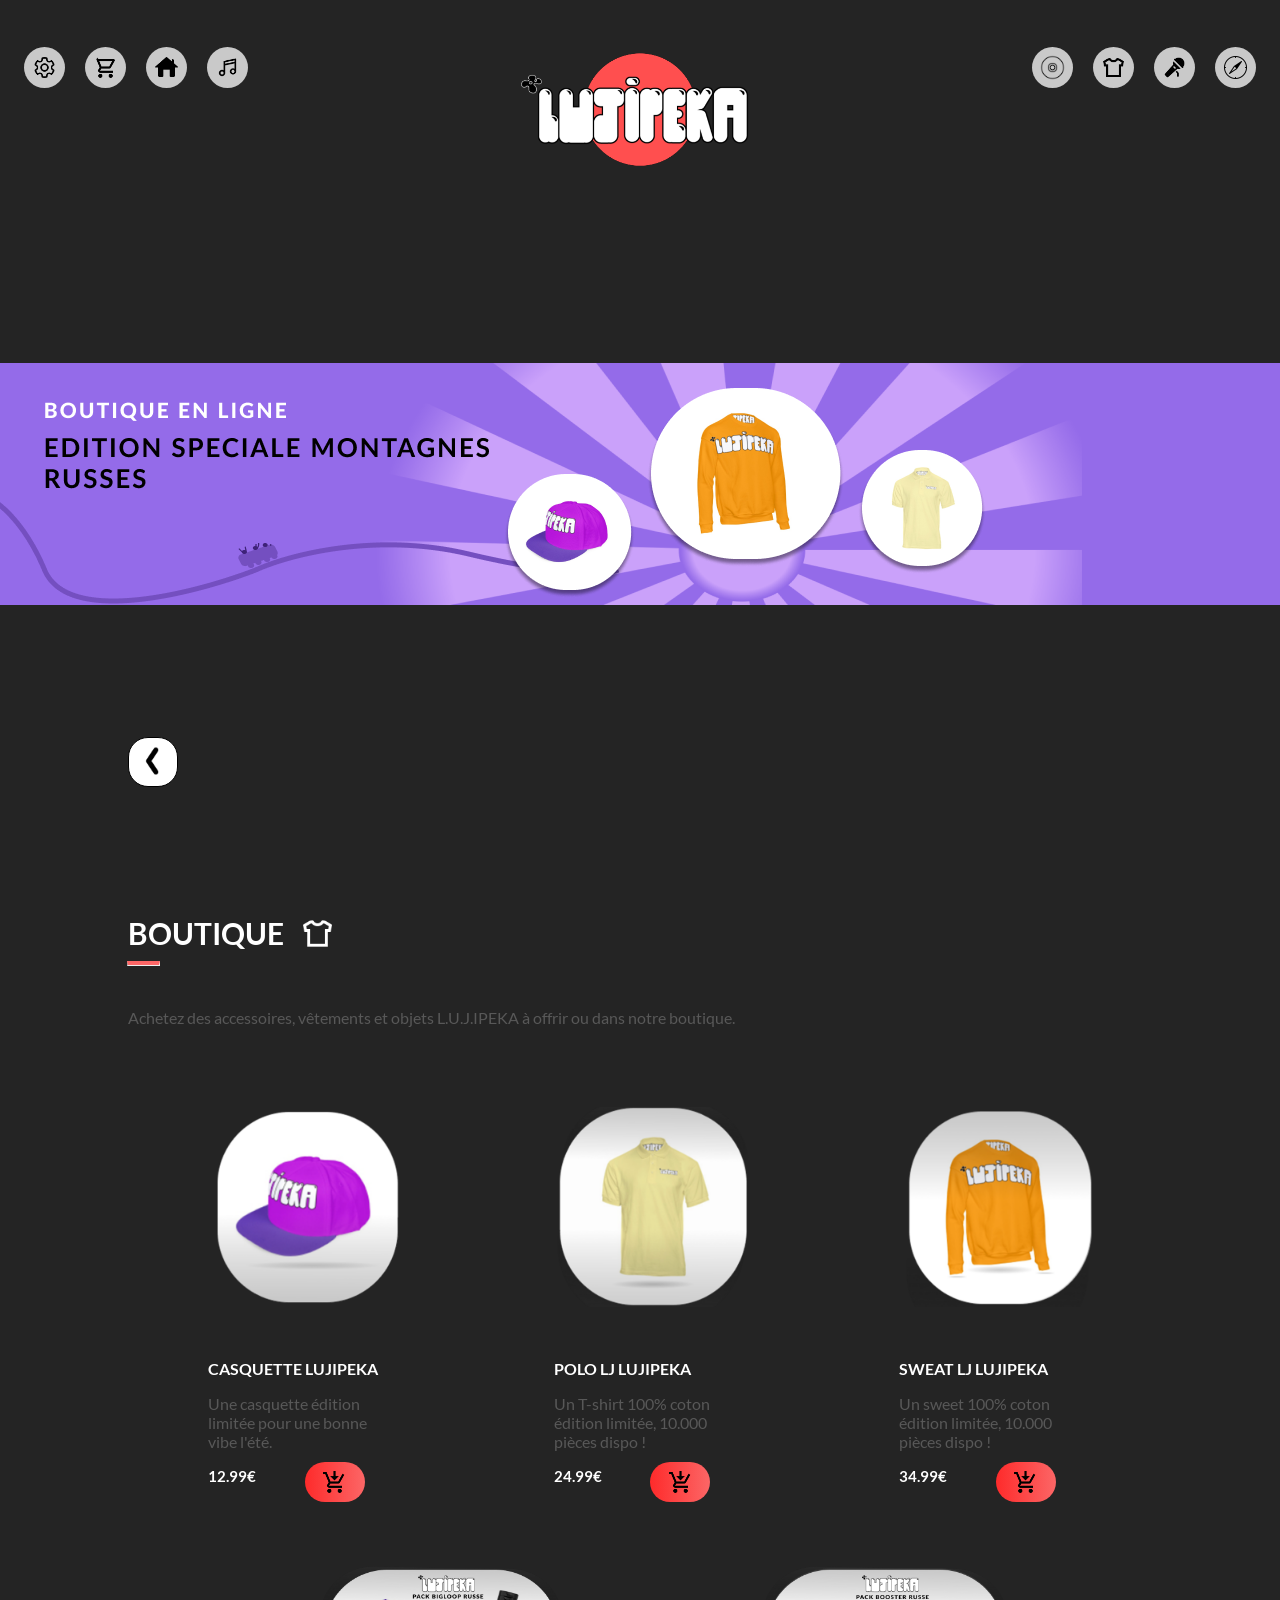
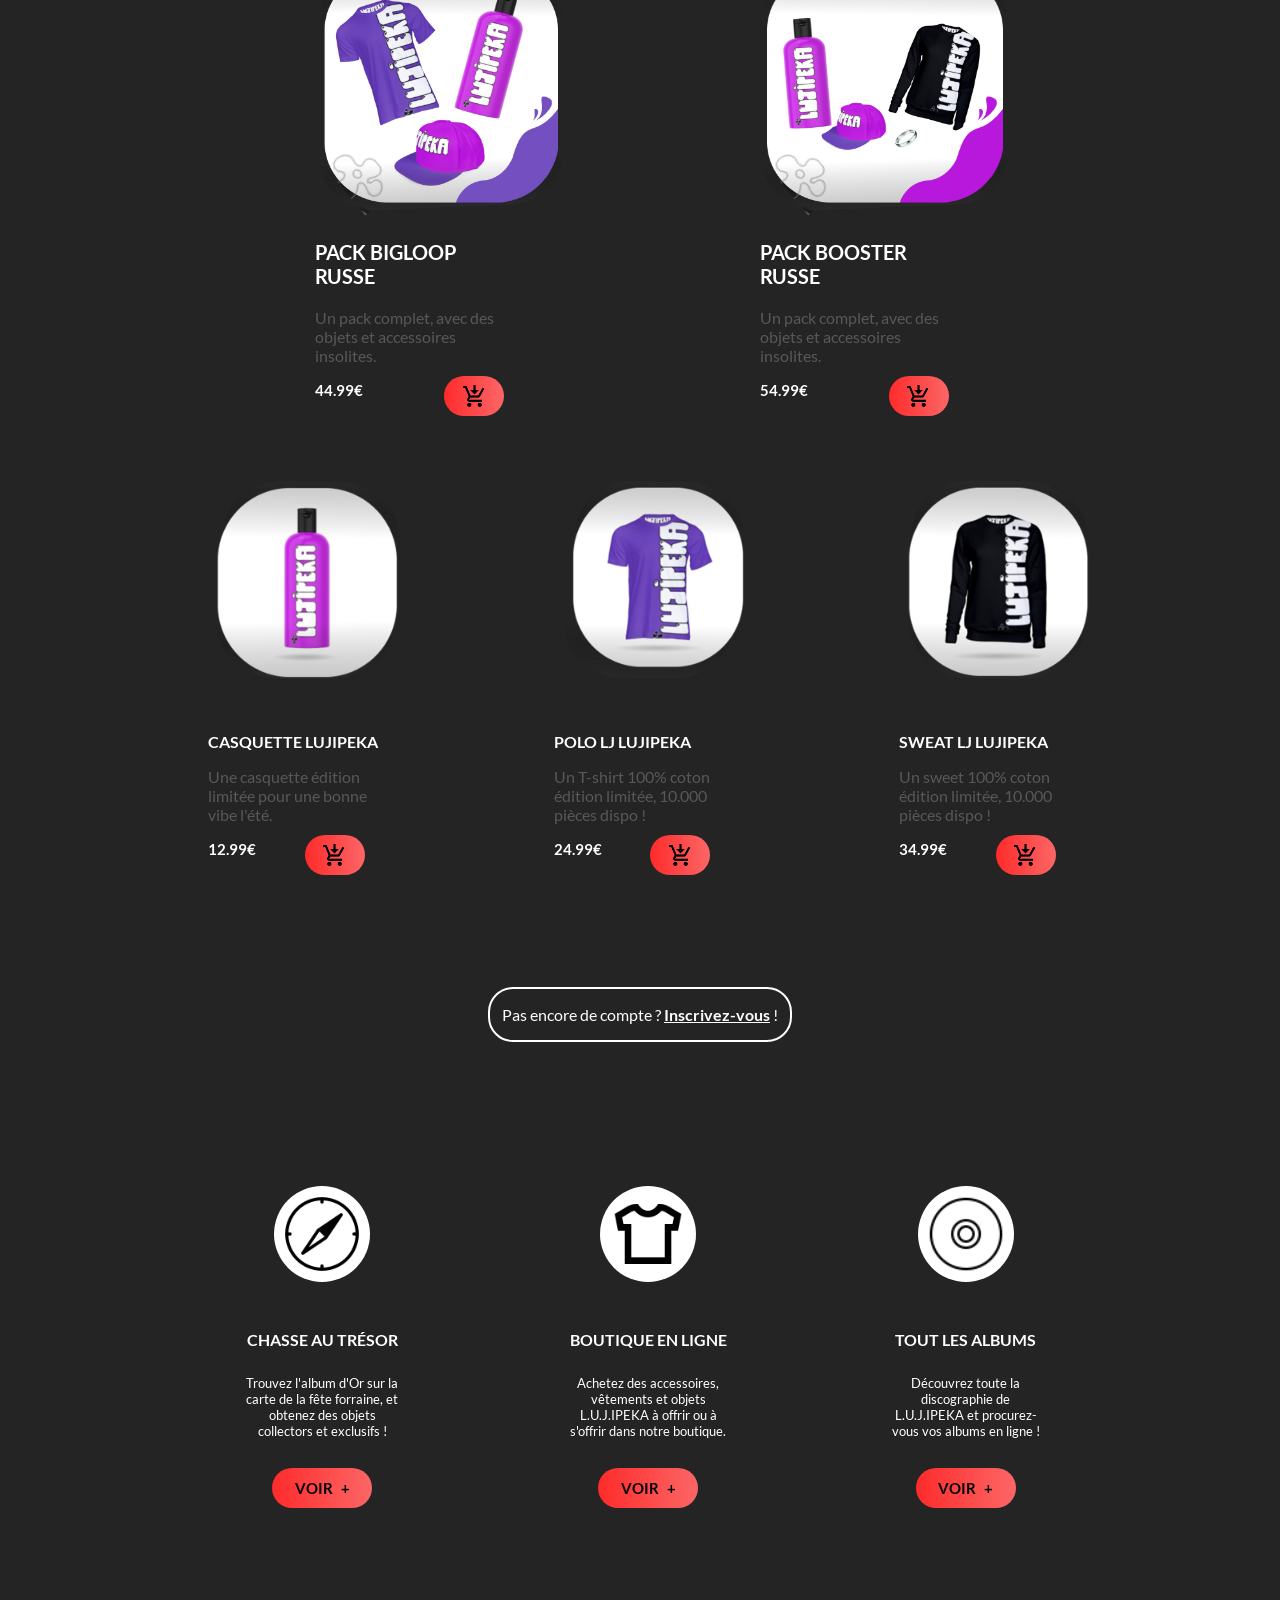
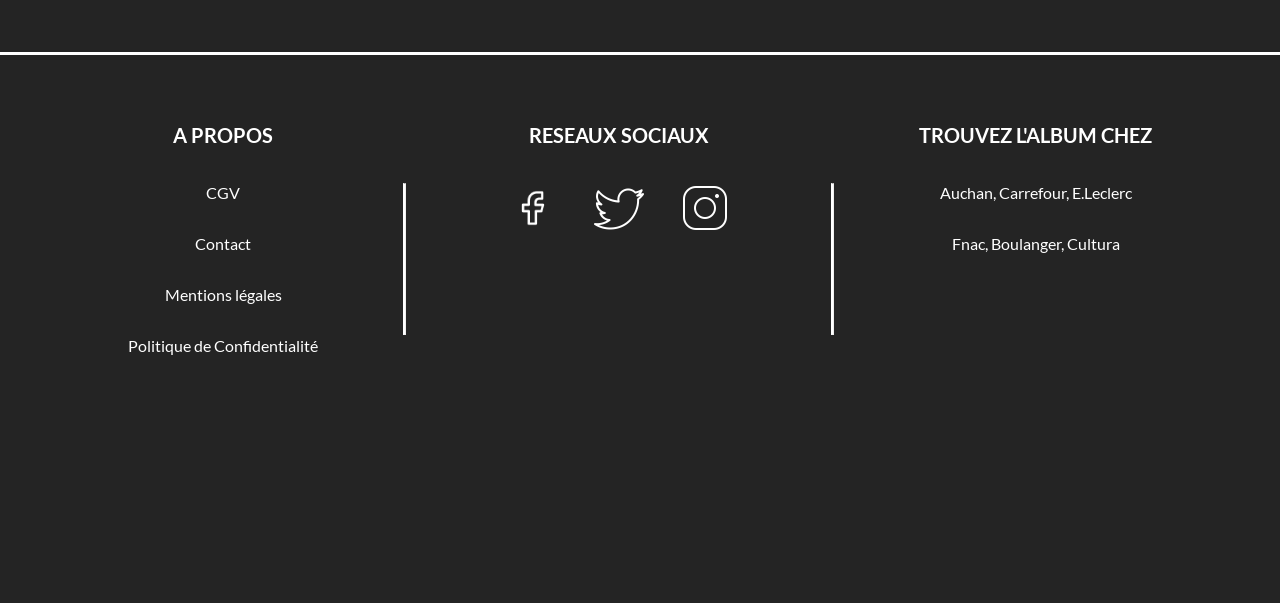
<file: projets/Lab201/boutique.html>
<!DOCTYPE html>
<html lang="fr">
<head>
    <meta charset="UTF-8">
    <meta http-equiv="X-UA-Compatible" content="IE=edge">
    <meta name="viewport" content="width=device-width, initial-scale=1.0">
    <link rel="stylesheet" href="https://cdnjs.cloudflare.com/ajax/libs/font-awesome/6.4.0/css/all.min.css">
    <link rel="stylesheet" href="css/boutique.css">
    <script src="script/boutique.js" defer></script>
    <title>Boutique</title>
</head>
<body>
    
    <header>
        <section class="nav">
            <a href="#"><img src="assets/icons8-paramètres-96.png" alt=""></a>
            <a href="#"><img src="assets/icons8-caddie-96.png" alt="" ></a>
            <a href="index.html"><img src="assets/icons8-page-d’accueil-96 (1).png" alt="" id="imgNav"></a>
            <a href="#"><img src="assets/icons8-notes-de-musique-96.png" alt=""></a>
        </section>
        <img src="assets/logo-header.png" alt="" id="logo-header">
        <section class="nav">
            <a href="album.html"><img src="assets/icons8-cd-64.png" alt=""></a>
            <a href="boutique.html"><img src="assets/icons8-t-shirt-96.png" alt=""></a>
            <a href="concert.html"><img src="assets/icons8-parler-en-public-96.png" alt=""></a>
            <a href="chasse.html"><img src="assets/icons8-boussole-100.png" alt=""></a>
        </section>
        <section class="burger">
            <i class="fa-solid fa-bars fa-2xl" style="color: #ffffff;"></i>
            <section class="menu_burger">
                <a href="index.html"><img src="assets/icons8-page-d’accueil-96 (1).png" alt="" id="imgNav">Acceuil</a>
                <a href="album.html"><img src="assets/icons8-cd-64.png" alt="">Discographie</a>
                <a href="boutique.html"><img src="assets/icons8-t-shirt-96.png" alt="">Boutique</a>
                <a href="concert.html"><img src="assets/icons8-parler-en-public-96.png" alt="">Concert</a>
                <a href="chasse.html"><img src="assets/icons8-boussole-100.png" alt="">Chasse au Trésor</a>

            </section>
        </section>
    </header>

    <main>
        <button class="top" onclick="topFunction()"><img src="assets/icons8-chevron-haut-96.png" alt=""></button>
        <section class="affiche_un">
            <img src="assets/Group 28.png" alt="">
        </section>

        <button class="back" onclick="history.back()"><img src="assets/icons8-chevron-gauche-96.png" alt=""></button>

        <section class="boutique">
            <h1>BOUTIQUE <img src="assets/icons8-t-shirt-96 (1).png" alt=""></h1>
            <hr class="underline">
            <br>
            <p>Achetez des accessoires, vêtements et objets L.U.J.IPEKA à offrir ou  dans notre boutique.</p>
            <section class="box_un">
                <article>
                    <img src="assets/Group 25.png" alt="">
                    <h2>CASQUETTE LUJIPEKA</h2>
                    <p>Une casquette édition limitée pour une bonne vibe l'été.</p>
                    <span>12.99€</span>
                    <button><img src="assets/icons8-acheter-96.png" alt=""></button>
                </article>
                <article>
                    <img src="assets/Group 26.png" alt="">
                    <h2>POLO LJ LUJIPEKA</h2>
                    <p>Un T-shirt 100% coton édition limitée, 10.000 pièces dispo !</p>
                    <span>24.99€</span>
                    <button><img src="assets/icons8-acheter-96.png" alt=""></button>
                </article>
                <article>
                    <img src="assets/Group 27.png" alt="">
                    <h2>SWEAT LJ LUJIPEKA</h2>
                    <p>Un sweet 100% coton édition limitée, 10.000 pièces dispo !</p>
                    <span>34.99€</span>
                    <button><img src="assets/icons8-acheter-96.png" alt=""></button>
                </article>
            </section>
            <section class="box_deux">
                <article>
                    <img src="assets/Group 46.png" alt="">
                    <h3>PACK BIGLOOP RUSSE</h3>
                    <p>Un pack complet, avec des objets et accessoires insolites.</p>
                    <span>44.99€</span>
                    <button><img src="assets/icons8-acheter-96.png" alt=""></button>
                </article>
                <article>
                    <img src="assets/Group 40 (1).png" alt="">
                    <h3>PACK BOOSTER RUSSE</h3>
                    <p>Un pack complet, avec des objets et accessoires insolites.</p>
                    <span>54.99€</span>
                    <button><img src="assets/icons8-acheter-96.png" alt=""></button>
                </article>
            </section>
            <section class="box_un">
                <article>
                    <img src="assets/Group 45.png" alt="">
                    <h2>CASQUETTE LUJIPEKA</h2>
                    <p>Une casquette édition limitée pour une bonne vibe l'été.</p>
                    <span>12.99€</span>
                    <button><img src="assets/icons8-acheter-96.png" alt=""></button>
                </article>
                <article>
                    <img src="assets/Group 44.png" alt="">
                    <h2>POLO LJ LUJIPEKA</h2>
                    <p>Un T-shirt 100% coton édition limitée, 10.000 pièces dispo !</p>
                    <span>24.99€</span>
                    <button><img src="assets/icons8-acheter-96.png" alt=""></button>
                </article>
                <article>
                    <img src="assets/Group 43.png" alt="">
                    <h2>SWEAT LJ LUJIPEKA</h2>
                    <p>Un sweet 100% coton édition limitée, 10.000 pièces dispo !</p>
                    <span>34.99€</span>
                    <button><img src="assets/icons8-acheter-96.png" alt=""></button>
                </article>
            </section>
        </section>

        <section class="inscrit">
            <article>
                <p>Pas encore de compte ? <u><b>Inscrivez-vous</b></u>  !</p>
            </article>
        </section>

        <section class="menu_deux">
            <article>
                <img src="assets/icons8-boussole-100.png" alt="">
                <h2>CHASSE AU TRÉSOR</h2>
                <p>Trouvez l'album d'Or sur la carte de la fête forraine, et obtenez des objets collectors et exclusifs !</p>
                <button><a href="chasse.html">VOIR</a><span>+</span></button>
            </article>
            <article>
                <img src="assets/icons8-t-shirt-96.png" alt="">
                <h2>BOUTIQUE EN LIGNE</h2>
                <p>Achetez des accessoires, vêtements et objets L.U.J.IPEKA à offrir ou à s'offrir dans notre boutique.</p>
                <button><a href="boutique.html">VOIR</a><span>+</span></button>
            </article>
            <article>
                <img src="assets/icons8-cd-64.png" alt="">
                <h2>TOUT LES ALBUMS</h2>
                <p>Découvrez toute la discographie de L.U.J.IPEKA et procurez-vous vos albums en ligne !</p>
                <button><a href="album.html">VOIR</a><span>+</span></button>
            </article>
        </section>
    </main>

    <footer>
        <section>
            <h3>A PROPOS</h3>
            <p>CGV</p>
            <p>Contact</p>
            <p>Mentions légales</p>
            <p>Politique de Confidentialité</p>
        </section>
        <hr>
        <section>
            <h3>RESEAUX SOCIAUX</h3>
            <article>
                <a href=""><img src="assets/icons8-facebook-64 (1).png" alt=""></a>
                <a href=""><img src="assets/icons8-twitter-100.png" alt=""></a>
                <a href=""><img src="assets/icons8-instagram-100 (1).png" alt=""></a>
            </article>
        </section>
        <hr>
        <section>
            <h3>TROUVEZ L'ALBUM CHEZ</h3>
            <p>Auchan, Carrefour, E.Leclerc</p>
            <p>Fnac, Boulanger, Cultura</p>
        </section>
    </footer>

</body>
</html>
</file>
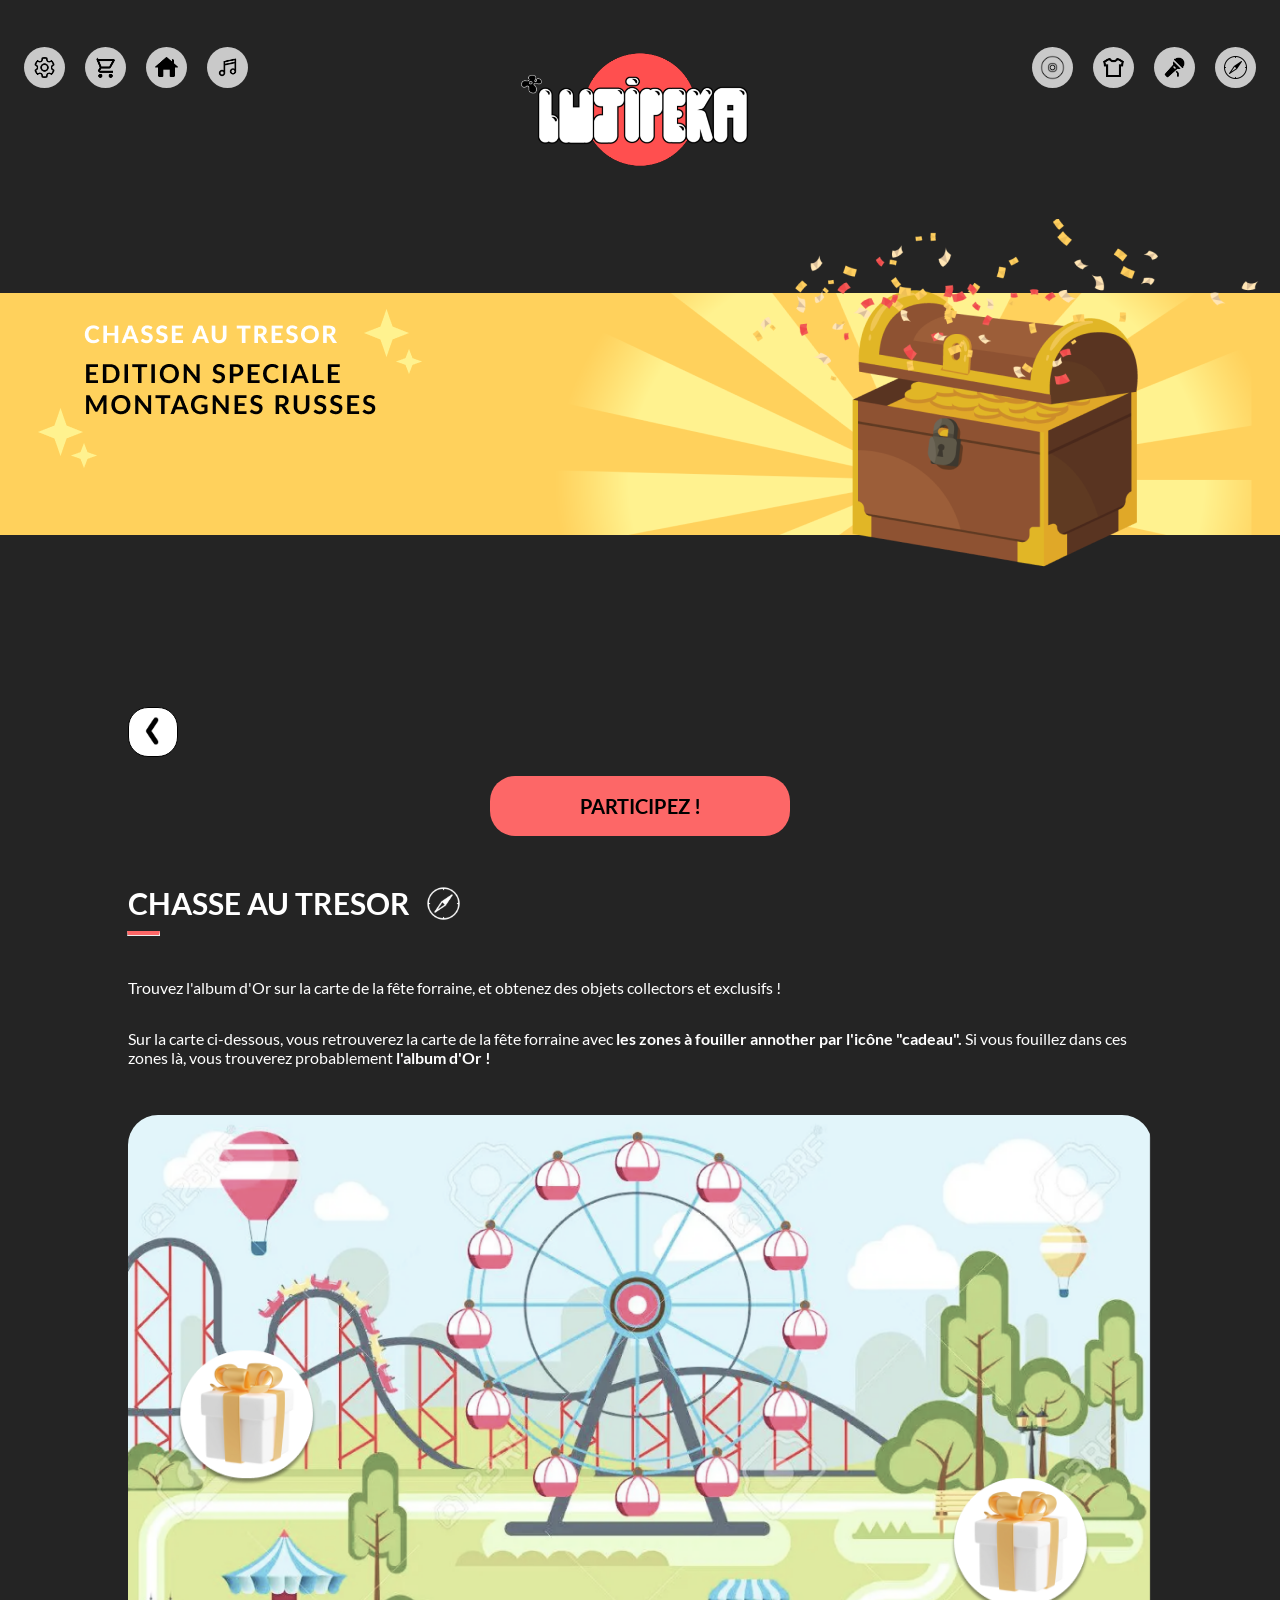
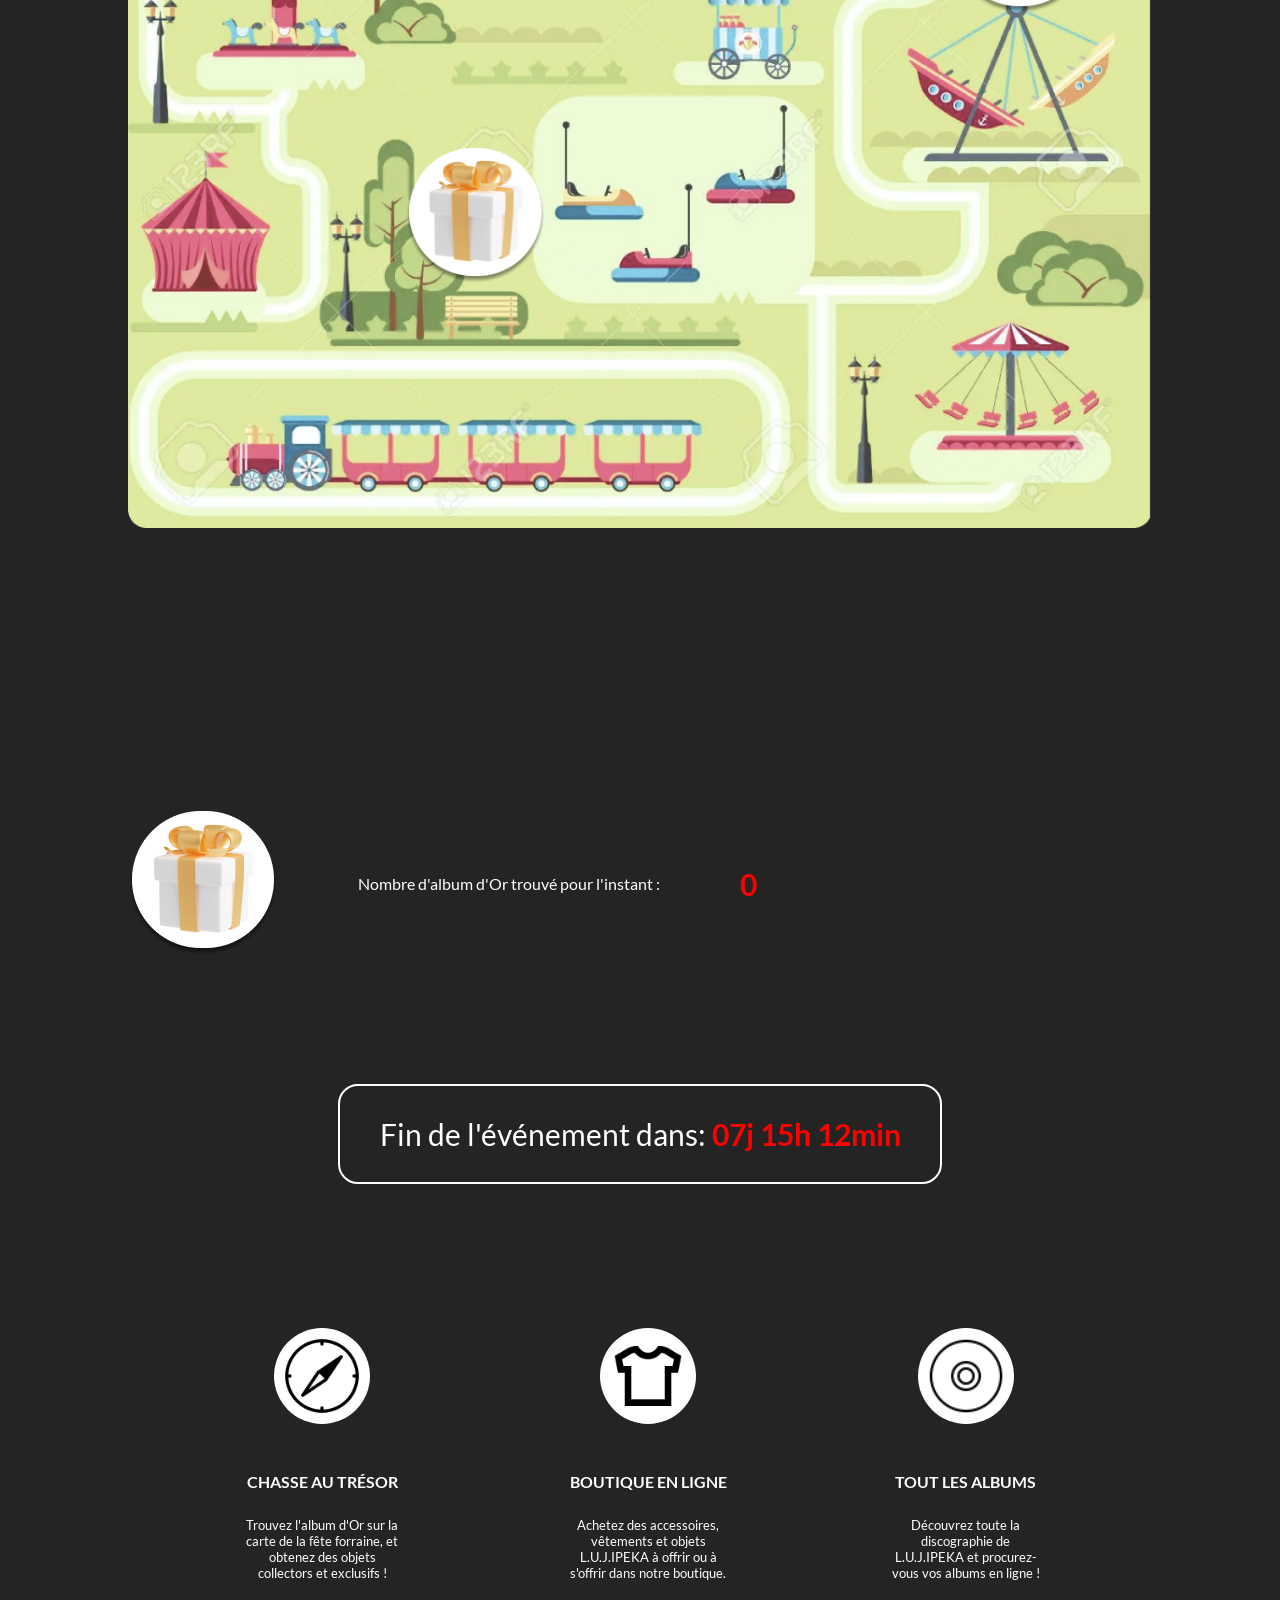
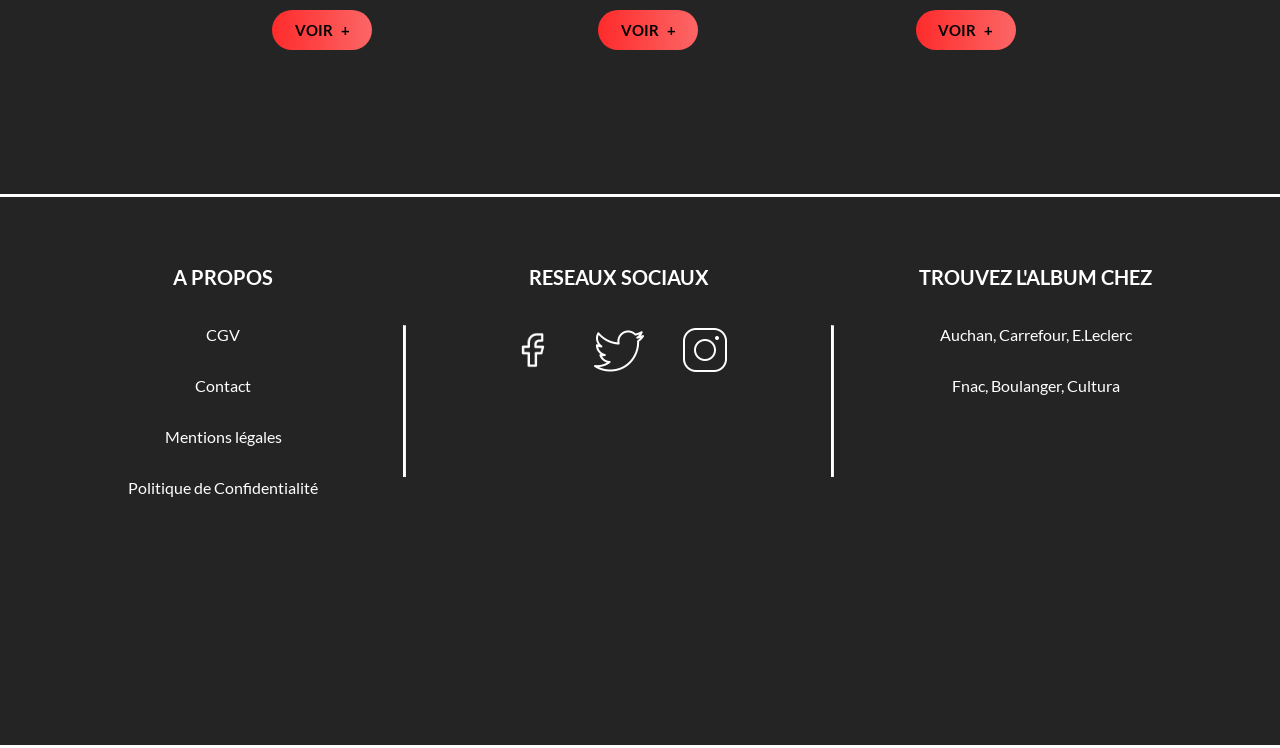
<file: projets/Lab201/chasse.html>
<!DOCTYPE html>
<html lang="fr">
<head>
    <meta charset="UTF-8">
    <meta http-equiv="X-UA-Compatible" content="IE=edge">
    <meta name="viewport" content="width=device-width, initial-scale=1.0">
    <link rel="stylesheet" href="https://cdnjs.cloudflare.com/ajax/libs/font-awesome/6.4.0/css/all.min.css">
    <link rel="stylesheet" href="css/chasse.css">
    <script src="script/chasse.js" defer></script>
    <title>Chasse au trésor</title>
</head>
<body>
    
    <header>
        <section class="nav">
            <a href="#"><img src="assets/icons8-paramètres-96.png" alt=""></a>
            <a href="#"><img src="assets/icons8-caddie-96.png" alt="" ></a>
            <a href="index.html"><img src="assets/icons8-page-d’accueil-96 (1).png" alt="" id="imgNav"></a>
            <a href="#"><img src="assets/icons8-notes-de-musique-96.png" alt=""></a>
        </section>
        <img src="assets/logo-header.png" alt="" id="logo-header">
        <section class="nav">
            <a href="album.html"><img src="assets/icons8-cd-64.png" alt=""></a>
            <a href="boutique.html"><img src="assets/icons8-t-shirt-96.png" alt=""></a>
            <a href="concert.html"><img src="assets/icons8-parler-en-public-96.png" alt=""></a>
            <a href="chasse.html"><img src="assets/icons8-boussole-100.png" alt=""></a>
        </section>
        <section class="burger">
            <i class="fa-solid fa-bars fa-2xl" style="color: #ffffff;"></i>
            <section class="menu_burger">
                <a href="index.html"><img src="assets/icons8-page-d’accueil-96 (1).png" alt="" id="imgNav">Acceuil</a>
                <a href="album.html"><img src="assets/icons8-cd-64.png" alt="">Discographie</a>
                <a href="boutique.html"><img src="assets/icons8-t-shirt-96.png" alt="">Boutique</a>
                <a href="concert.html"><img src="assets/icons8-parler-en-public-96.png" alt="">Concert</a>
                <a href="chasse.html"><img src="assets/icons8-boussole-100.png" alt="">Chasse au Trésor</a>

            </section>
        </section>
    </header>

    <main>
        <button class="top" onclick="topFunction()"><img src="assets/icons8-chevron-haut-96.png" alt=""></button>
        <section class="affiche_un">
            <img src="assets/Group 42.png" alt="">
            <button>PARTICIPEZ !</button>
        </section>

        <button class="back" onclick="history.back()"><img src="assets/icons8-chevron-gauche-96.png" alt=""></button>

        <section class="chasse">
            <h1>CHASSE AU TRESOR <img src="assets/icons8-boussole-100 (1).png" alt=""></h1>
            <hr class="underline">
            <br>
            <p>Trouvez l'album d'Or sur la carte de la fête forraine, et obtenez des objets collectors et exclusifs !</p>
            <section class="map_box">
                <p>Sur la carte ci-dessous, vous retrouverez la carte de la fête forraine avec <b>les zones à fouiller annother par l'icône "cadeau".</b> Si vous fouillez dans ces zones là, vous trouverez probablement <b>l'album d'Or !</b></p>
                <figure class="map"></figure>
            </section>
            <section class="gift">
                <img src="assets/Rectangle 178.png" alt="">
                <p>Nombre d'album d'Or trouvé pour l'instant : </p><span>0</span>
            </section>
        </section>
        <section class="inscrit">
            <article>
                <p>Fin de l'événement dans:  <b style="color: red;">07j 15h 12min</b></p>
            </article>
        </section>

        <section class="menu_deux">
            <article>
                <img src="assets/icons8-boussole-100.png" alt="">
                <h2>CHASSE AU TRÉSOR</h2>
                <p>Trouvez l'album d'Or sur la carte de la fête forraine, et obtenez des objets collectors et exclusifs !</p>
                <button><a href="chasse.html">VOIR</a><span>+</span></button>
            </article>
            <article>
                <img src="assets/icons8-t-shirt-96.png" alt="">
                <h2>BOUTIQUE EN LIGNE</h2>
                <p>Achetez des accessoires, vêtements et objets L.U.J.IPEKA à offrir ou à s'offrir dans notre boutique.</p>
                <button><a href="boutique.html">VOIR</a><span>+</span></button>
            </article>
            <article>
                <img src="assets/icons8-cd-64.png" alt="">
                <h2>TOUT LES ALBUMS</h2>
                <p>Découvrez toute la discographie de L.U.J.IPEKA et procurez-vous vos albums en ligne !</p>
                <button><a href="album.html">VOIR</a><span>+</span></button>
            </article>
        </section>
    </main>

    <footer>
        <section>
            <h3>A PROPOS</h3>
            <p>CGV</p>
            <p>Contact</p>
            <p>Mentions légales</p>
            <p>Politique de Confidentialité</p>
        </section>
        <hr>
        <section>
            <h3>RESEAUX SOCIAUX</h3>
            <article>
                <a href=""><img src="assets/icons8-facebook-64 (1).png" alt=""></a>
                <a href=""><img src="assets/icons8-twitter-100.png" alt=""></a>
                <a href=""><img src="assets/icons8-instagram-100 (1).png" alt=""></a>
            </article>
        </section>
        <hr>
        <section>
            <h3>TROUVEZ L'ALBUM CHEZ</h3>
            <p>Auchan, Carrefour, E.Leclerc</p>
            <p>Fnac, Boulanger, Cultura</p>
        </section>
    </footer>

</body>
</html>
</file>
<file: projets/Lab201/css/index.css>
*{
    scroll-behavior: smooth;
}

body {
    padding: 0;
    margin: 0;
    background-color: #242424;
}

@font-face {
    font-family: 'Lato';
    src: url('../fonts/lato/Lato-Black.woff2') format('woff2'),
        url('../fonts/lato/Lato-Black.woff') format('woff');
    font-weight: 900;
    font-style: normal;
    font-display: swap;
}

@font-face {
    font-family: 'Lato';
    src: url('../fonts/lato/Lato-Bold.woff2') format('woff2'),
        url('../fonts/lato/Lato-Bold.woff') format('woff');
    font-weight: bold;
    font-style: normal;
    font-display: swap;
}

@font-face {
    font-family: 'Lato';
    src: url('../fonts/lato/Lato-Italic.woff2') format('woff2'),
        url('../fonts/lato/Lato-Italic.woff') format('woff');
    font-weight: normal;
    font-style: italic;
    font-display: swap;
}

@font-face {
    font-family: 'Lato';
    src: url('../fonts/lato/Lato-Light.woff2') format('woff2'),
        url('../fonts/lato/Lato-Light.woff') format('woff');
    font-weight: 300;
    font-style: normal;
    font-display: swap;
}

@font-face {
    font-family: 'Lato';
    src: url('../fonts/lato/Lato-Regular.woff2') format('woff2'),
        url('../fonts/lato/Lato-Regular.woff') format('woff');
    font-weight: normal;
    font-style: normal;
    font-display: swap;
}
    


p,h2,h3 {
    font-family: lato;
}

.top {
    display: none;
    width: 70px;
    height: 70px;
    border-radius: 40px;
    background-color: white;
    border: solid 2px black;
    position: fixed;
    bottom: 50px;
    right: 100px;
    z-index: 999;
    cursor: pointer;
}

.top img {
    width: 30px;
    height: 30px;
}

.top:hover {
    background-color: #FD6767;
}

header {
    display: flex;
    align-items: center;
    justify-content: space-between;
    margin: 1rem;
}

a {
    text-decoration: none;
}

#logo-header {
    width: 20%;
}

.nav {
    margin-top: -5rem;
    margin-left: 8rem;
    margin-right: 8rem;
}

.nav img {
    background-color: #C9C9C9;
    border-radius: 50%;
    padding: 0.5rem;
    width: 30px;
    height: 30px;
    margin: 0.5rem;
}

.active {
    /* background-color: linear-gradient(0deg, rgba(254,43,43,1) 0%, rgba(252,102,102,1) 100%) !important; */
    background-color: #FD6767 !important;
    
}

.affiche_un {
    display: flex;
    justify-content: center;
}

/* .affiche_deux {

} */

.affiche_un article {
    background-image: url(../assets/Group\ 47.png);
    background-repeat: no-repeat;
    background-size: 100%;
    position: relative;
}

.affiche_un img {
    width: 100%;
    height: 100%;
}

.affiche_un button {
    background-color: #FD6767;
    border-radius: 25px;
    border: none;
    width: 180px;
    height: 50px;
    position: absolute;
    bottom: 100px;
    left: 80px;
}

.affiche_un a {
    color: black;
    font-family: lato;
    font-weight: bold;
    font-size: 15px;
}

.affiche_deux img {
    width: 100%;
    margin-top: 10%;
}

.affiche_deux article {
    position: relative;
}

.affiche_deux button {
    background-color: #FD6767;
    border-radius: 25px;
    border: none;
    width: 150px;
    height: 50px;
    display: flex;
    align-items: center;
    justify-content: center;
    padding: 1rem;
    position: absolute;
    bottom: -15px;
    right: 200px;
}

.affiche_deux span {
    color: black;
    color: black;
    font-family: lato;
    font-weight: bold;
    font-size: 15px;
}

.affiche_deux a {
    margin: 0.5rem;
    color: black;
    font-family: lato;
    font-weight: bold;
    font-size: 15px;

}

.affiche_trois {
    display: flex;
    justify-content: center;
    margin-top: 10%;
}

.inscrit {
    display: flex;
    justify-content: center;
    margin-top: 5%;
}

.inscrit article {
    width: 300px;
    border: solid white 2px;
    text-align: center;
    border-radius: 25px;
}

.inscrit p {
    color: white;
}

.menu_deux {
    display: flex;
    justify-content: center;
    margin-top: 5%;
    margin-left: 10rem;
    margin-right: 10rem;
}

h2 {
    color: white;
    margin-top: 3rem;
    font-size: 16px;
}

.menu_deux article {
    display: flex;
    flex-direction: column;
    align-items: center;
    padding: 5rem;
}

.menu_deux img {
    width: 80px;
    height: 80px;
    background-color: white;
    border-radius: 50%;
    padding: 0.5rem;
}

.menu_deux p {
    color: white;
    text-align: center;
    font-size: 13px;
}

.menu_deux button {
    background-image: linear-gradient(90deg, rgba(254,43,43,1) 0%, rgba(252,102,102,1) 100%);
    border-radius: 25px;
    border: none;
    width: 100px;
    height: 40px;
    display: flex;
    align-items: center;
    justify-content: center;
    padding: 1rem;
    margin-top: 1rem;
    gap: 0.5rem;
}

.menu_deux a,span {
    color: black;
    font-family: lato;
    font-weight: bold;
    font-size: 15px;
}

footer {
    display: flex;
    justify-content: flex-start;
    border-top: solid 3px white;
    border-bottom: solid 3px white;
    height: 500px;
    padding-top: 3rem;
    padding-left: 8rem;
    padding-right: 8rem;
    margin-top: 4rem;
}

footer hr {
    height: 30%;
    margin-top: 5rem;
    border-left: solid 2px white;
}

footer section {
    display: flex;
    flex-direction: column;
    align-items: center;
}

footer img {
    width: 50px;
    height: 50px;
    margin: 1rem;
}

h3 {
    color: white;
    font-size: 20px;
}

footer p {
    color: white;
}

.burger {
    display: none;
}

@media screen and (max-width:811px){
    .burger {
        display: block;
    }

    .nav {
        display: none;
    }

    .menu_burger {
        display: flex;
        flex-direction: column;
        align-items: left;
        margin-top: 6rem;
        gap: 2rem;
        position: fixed;
        top: 0;
        left: -100%;
        width: 100%;
        height: 100%;
        background-color: #242424;
        z-index: 999;
    }

    .change_menu {
        left: 0;
        transition: 0.5s;
    }

    .burger i {
        margin: 2rem;
        color: white;
    }

    .menu_burger a {
        display: flex;
        align-items: center;
        color: white;
        font-family: lato;
        font-weight: bold;
        font-size: 20px;
        margin-left: 2rem;
    }

    .menu_burger img {
        background-color: #C9C9C9;
        border-radius: 50%;
        padding: 0.5rem;
        width: 30px;
        height: 30px;
        margin: 0.5rem;
    }

    #logo-header {
        width: 30%;
    }

    .affiche_un article {
        width: 80%;
    }

    .affiche_un button {
        width: 80px;
        height: 20px;
        bottom: 1.7rem;
        left: 1rem;
    }

    .affiche_un a {
        font-size: 10px;
    }

    .affiche_deux button {
        width: 70px;
        height: 10px;
        bottom: -0.5rem;
        right: 1rem;
    }

    .affiche_deux a {
        font-size: 10px;
    }

    .affiche_deux span {
        font-size: 10px;
    }

    .affiche_trois img {
        width: 70%;
    }

    .top {
        width: 50px;
        height: 50px;
        right: 1rem;
    }

    .inscrit {
        margin-top: 5rem;
    }

    .inscrit article {
        width: 250px;
        height: 40px;
    }

    .inscrit p {
        font-size: 12px;
    }

    .menu_deux {
        display: flex;
        flex-direction: column;
        align-items: center;
        margin-left: 1rem;
        margin-right: 1rem;
    }

    .menu_deux article {
        width: 100%;
        
    }

    .menu_deux img {
        width: 60px;
        height: 60px;
    }

    footer {
        display: flex;
        flex-direction: column;
        align-items: center;
        padding: 0;
        height: 100%;
    }

    footer hr {
        margin-top: 1rem;
        width: 70%;
    }

}
</file>
<file: fonts/bacalisties/specimen_files/specimen_stylesheet.css>
@import url('grid_12-825-55-15.css');

/*  
	CSS Reset by Eric Meyer - Released under Public Domain
    http://meyerweb.com/eric/tools/css/reset/
*/
html, body, div, span, applet, object, iframe,
h1, h2, h3, h4, h5, h6, p, blockquote, pre,
a, abbr, acronym, address, big, cite, code,
del, dfn, em, font, img, ins, kbd, q, s, samp,
small, strike, strong, sub, sup, tt, var,
b, u, i, center, dl, dt, dd, ol, ul, li,
fieldset, form, label, legend, table,
caption, tbody, tfoot, thead, tr, th, td {
	margin:         0;
	padding:        0;
	border:         0;
	outline:        0;
	font-size:      100%;
	vertical-align: baseline;
	background:     transparent;
}

body {
	line-height: 1;
}

ol, ul {
	list-style: none;
}

blockquote, q {
	quotes: none;
}

blockquote:before, blockquote:after,
q:before, q:after {
	content: '';
	content: none;
}

:focus {
	outline: 0;
}

ins {
	text-decoration: none;
}

del {
	text-decoration: line-through;
}

table {
	border-collapse: collapse;
	border-spacing:  0;
}


body {
	color:            #000;
	background-color: #dcdcdc;
}

a {
	text-decoration: none;
	color:           #1883ba;
}

h1 {
	font-size:     32px;
	font-weight:   normal;
	font-style:    normal;
	margin-bottom: 18px;
}

h2 {
	font-size: 18px;
}

#container {
	width:  865px;
	margin: 0px auto;
}


#header {
	padding:          20px;
	font-size:        36px;
	background-color: #000;
	color:            #fff;
}

#header span {
	color: #666;
}

#main_content {
	background-color: #fff;
	padding:          60px 20px 20px;
}


#footer p {
	margin:         0;
	padding-top:    10px;
	padding-bottom: 50px;
	color:          #333;
	font:           10px Arial, sans-serif;
}

.tabs {
	width:            100%;
	height:           31px;
	background-color: #444;
}

.tabs li {
	float:            left;
	margin:           0;
	overflow:         hidden;
	background-color: #444;
}

.tabs li a {
	display:         block;
	color:           #fff;
	text-decoration: none;
	font:            bold 11px/11px 'Arial';
	text-transform:  uppercase;
	padding:         10px 15px;
	border-right:    1px solid #fff;
}

.tabs li a:hover {
	background-color: #00b3ff;

}

.tabs li.active a {
	color:            #000;
	background-color: #fff;
}


div.huge {

	font-size:      300px;
	line-height:    1em;
	padding:        0;
	letter-spacing: -.02em;
	overflow:       hidden;
}

div.glyph_range {
	font-size:   72px;
	line-height: 1.1em;
}

.size10 {
	font-size: 10px;
}

.size11 {
	font-size: 11px;
}

.size12 {
	font-size: 12px;
}

.size13 {
	font-size: 13px;
}

.size14 {
	font-size: 14px;
}

.size16 {
	font-size: 16px;
}

.size18 {
	font-size: 18px;
}

.size20 {
	font-size: 20px;
}

.size24 {
	font-size: 24px;
}

.size30 {
	font-size: 30px;
}

.size36 {
	font-size: 36px;
}

.size48 {
	font-size: 48px;
}

.size60 {
	font-size: 60px;
}

.size72 {
	font-size: 72px;
}

.size90 {
	font-size: 90px;
}


.psample_row1 {
	height: 120px;
}

.psample_row1 {
	height: 120px;
}

.psample_row2 {
	height: 160px;
}

.psample_row3 {
	height: 160px;
}

.psample_row4 {
	height: 160px;
}

.psample {
	overflow: hidden;
	position: relative;
}

.psample p {
	line-height: 1.3em;
	display:     block;
	overflow:    hidden;
	margin:      0;
}

.psample span {
	margin-right: .5em;
}

.white_blend {
	width:            100%;
	height:           61px;
	background-image: url([data-uri]);
	position:         absolute;
	bottom:           0;
}

.black_blend {
	width:            100%;
	height:           61px;
	background-image: url([data-uri]);
	position:         absolute;
	bottom:           0;
}

.fullreverse {
	background:    #000 !important;
	color:         #fff !important;
	margin-left:   -20px;
	padding-left:  20px;
	margin-right:  -20px;
	padding-right: 20px;
	padding:       20px;
	margin-bottom: 0;
}


.sample_table td {
	padding-top:    3px;
	padding-bottom: 5px;
	padding-left:   5px;
	vertical-align: middle;
	line-height:    1.2em;
}

.sample_table td:first-child {
	background-color: #eee;
	text-align:       right;
	padding-right:    5px;
	padding-left:     0;
	padding:          5px;
	font:             11px/12px 'Courier New', Courier, mono;
}

code {
	white-space:      pre;
	background-color: #eee;
	display:          block;
	padding:          10px;
	margin-bottom:    18px;
	overflow:         auto;
}


.bottom, .last {
	margin-bottom:  0 !important;
	padding-bottom: 0 !important;
}

.box {
	padding:       18px;
	margin-bottom: 18px;
	background:    #eee;
}

.reverse, .reversed {
	background: #000 !important;
	color:      #fff !important;
	border:     none !important;
}

#bodycomparison {
	position:    relative;
	overflow:    hidden;
	font-size:   72px;
	height:      90px;
	white-space: nowrap;
}

#bodycomparison div {
	font-size:   72px;
	line-height: 90px;
	display:     inline;
	margin:      0 15px 0 0;
	padding:     0;
}

#bodycomparison div span {
	font:     10px Arial;
	position: absolute;
	left:     0;
}

#xheight {
	float:       none;
	position:    absolute;
	color:       #d9f3ff;
	font-size:   72px;
	line-height: 90px;
}

.fontbody {
	position: relative;
}

.arialbody {
	font-family: Arial;
	position:    relative;
}

.verdanabody {
	font-family: Verdana;
	position:    relative;
}

.georgiabody {
	font-family: Georgia;
	position:    relative;
}

/* @group Layout page
 */

#layout h1 {
	font-size:   36px;
	line-height: 42px;
	font-weight: normal;
	font-style:  normal;
}

#layout h2 {
	font-size:   24px;
	line-height: 23px;
	font-weight: normal;
	font-style:  normal;
}

#layout h3 {
	font-size:   22px;
	line-height: 1.4em;
	margin-top:  1em;
	font-weight: normal;
	font-style:  normal;
}


#layout p.byline {
	font-size:     12px;
	margin-top:    18px;
	line-height:   12px;
	margin-bottom: 0;
}

#layout p {
	font-size:     14px;
	line-height:   21px;
	margin-bottom: .5em;
}

#layout p.large {
	font-size:   18px;
	line-height: 26px;
}

#layout .sidebar p {
	font-size:   12px;
	line-height: 1.4em;
}

#layout p.caption {
	font-size:     10px;
	margin-top:    -16px;
	margin-bottom: 18px;
}

/* @end */

/* @group Glyphs */

#glyph_chart div {
	background-color: #d9f3ff;
	color:            black;
	float:            left;
	font-size:        36px;
	height:           1.2em;
	line-height:      1.2em;
	margin-bottom:    1px;
	margin-right:     1px;
	text-align:       center;
	width:            1.2em;
	position:         relative;
	padding:          .6em .2em .2em;
}

#glyph_chart div p {
	position:         absolute;
	left:             0;
	top:              0;
	display:          block;
	text-align:       center;
	font:             bold 9px Arial, sans-serif;
	background-color: #3a768f;
	width:            100%;
	color:            #fff;
	padding:          2px 0;
}


#glyphs h1 {
	font-family: Arial, sans-serif;
}

/* @end */

/* @group Installing */

#installing {
	font: 13px Arial, sans-serif;
}

#installing p,
#glyphs p {
	line-height:   1.2em;
	margin-bottom: 18px;
	font:          13px Arial, sans-serif;
}


#installing h3 {
	font-size:  15px;
	margin-top: 18px;
}

/* @end */

#rendering h1 {
	font-family: Arial, sans-serif;
}

.render_table td {
	font:           11px 'Courier New', Courier, mono;
	vertical-align: middle;
}
</file>
<file: fonts/bacalisties/stylesheet.css>
/*! Generated by Font Squirrel (https://www.fontsquirrel.com) on May 15, 2024 */



@font-face {
    font-family: 'great_day_personal_useregular';
    src: url('great_day_personal_use-webfont.woff2') format('woff2'),
         url('great_day_personal_use-webfont.woff') format('woff');
    font-weight: normal;
    font-style: normal;

}
</file>
<file: fonts/nimbus/specimen_files/specimen_stylesheet.css>
@import url('grid_12-825-55-15.css');

/*  
	CSS Reset by Eric Meyer - Released under Public Domain
    http://meyerweb.com/eric/tools/css/reset/
*/
html, body, div, span, applet, object, iframe,
h1, h2, h3, h4, h5, h6, p, blockquote, pre,
a, abbr, acronym, address, big, cite, code,
del, dfn, em, font, img, ins, kbd, q, s, samp,
small, strike, strong, sub, sup, tt, var,
b, u, i, center, dl, dt, dd, ol, ul, li,
fieldset, form, label, legend, table,
caption, tbody, tfoot, thead, tr, th, td {
	margin:         0;
	padding:        0;
	border:         0;
	outline:        0;
	font-size:      100%;
	vertical-align: baseline;
	background:     transparent;
}

body {
	line-height: 1;
}

ol, ul {
	list-style: none;
}

blockquote, q {
	quotes: none;
}

blockquote:before, blockquote:after,
q:before, q:after {
	content: '';
	content: none;
}

:focus {
	outline: 0;
}

ins {
	text-decoration: none;
}

del {
	text-decoration: line-through;
}

table {
	border-collapse: collapse;
	border-spacing:  0;
}


body {
	color:            #000;
	background-color: #dcdcdc;
}

a {
	text-decoration: none;
	color:           #1883ba;
}

h1 {
	font-size:     32px;
	font-weight:   normal;
	font-style:    normal;
	margin-bottom: 18px;
}

h2 {
	font-size: 18px;
}

#container {
	width:  865px;
	margin: 0px auto;
}


#header {
	padding:          20px;
	font-size:        36px;
	background-color: #000;
	color:            #fff;
}

#header span {
	color: #666;
}

#main_content {
	background-color: #fff;
	padding:          60px 20px 20px;
}


#footer p {
	margin:         0;
	padding-top:    10px;
	padding-bottom: 50px;
	color:          #333;
	font:           10px Arial, sans-serif;
}

.tabs {
	width:            100%;
	height:           31px;
	background-color: #444;
}

.tabs li {
	float:            left;
	margin:           0;
	overflow:         hidden;
	background-color: #444;
}

.tabs li a {
	display:         block;
	color:           #fff;
	text-decoration: none;
	font:            bold 11px/11px 'Arial';
	text-transform:  uppercase;
	padding:         10px 15px;
	border-right:    1px solid #fff;
}

.tabs li a:hover {
	background-color: #00b3ff;

}

.tabs li.active a {
	color:            #000;
	background-color: #fff;
}


div.huge {

	font-size:      300px;
	line-height:    1em;
	padding:        0;
	letter-spacing: -.02em;
	overflow:       hidden;
}

div.glyph_range {
	font-size:   72px;
	line-height: 1.1em;
}

.size10 {
	font-size: 10px;
}

.size11 {
	font-size: 11px;
}

.size12 {
	font-size: 12px;
}

.size13 {
	font-size: 13px;
}

.size14 {
	font-size: 14px;
}

.size16 {
	font-size: 16px;
}

.size18 {
	font-size: 18px;
}

.size20 {
	font-size: 20px;
}

.size24 {
	font-size: 24px;
}

.size30 {
	font-size: 30px;
}

.size36 {
	font-size: 36px;
}

.size48 {
	font-size: 48px;
}

.size60 {
	font-size: 60px;
}

.size72 {
	font-size: 72px;
}

.size90 {
	font-size: 90px;
}


.psample_row1 {
	height: 120px;
}

.psample_row1 {
	height: 120px;
}

.psample_row2 {
	height: 160px;
}

.psample_row3 {
	height: 160px;
}

.psample_row4 {
	height: 160px;
}

.psample {
	overflow: hidden;
	position: relative;
}

.psample p {
	line-height: 1.3em;
	display:     block;
	overflow:    hidden;
	margin:      0;
}

.psample span {
	margin-right: .5em;
}

.white_blend {
	width:            100%;
	height:           61px;
	background-image: url([data-uri]);
	position:         absolute;
	bottom:           0;
}

.black_blend {
	width:            100%;
	height:           61px;
	background-image: url([data-uri]);
	position:         absolute;
	bottom:           0;
}

.fullreverse {
	background:    #000 !important;
	color:         #fff !important;
	margin-left:   -20px;
	padding-left:  20px;
	margin-right:  -20px;
	padding-right: 20px;
	padding:       20px;
	margin-bottom: 0;
}


.sample_table td {
	padding-top:    3px;
	padding-bottom: 5px;
	padding-left:   5px;
	vertical-align: middle;
	line-height:    1.2em;
}

.sample_table td:first-child {
	background-color: #eee;
	text-align:       right;
	padding-right:    5px;
	padding-left:     0;
	padding:          5px;
	font:             11px/12px 'Courier New', Courier, mono;
}

code {
	white-space:      pre;
	background-color: #eee;
	display:          block;
	padding:          10px;
	margin-bottom:    18px;
	overflow:         auto;
}


.bottom, .last {
	margin-bottom:  0 !important;
	padding-bottom: 0 !important;
}

.box {
	padding:       18px;
	margin-bottom: 18px;
	background:    #eee;
}

.reverse, .reversed {
	background: #000 !important;
	color:      #fff !important;
	border:     none !important;
}

#bodycomparison {
	position:    relative;
	overflow:    hidden;
	font-size:   72px;
	height:      90px;
	white-space: nowrap;
}

#bodycomparison div {
	font-size:   72px;
	line-height: 90px;
	display:     inline;
	margin:      0 15px 0 0;
	padding:     0;
}

#bodycomparison div span {
	font:     10px Arial;
	position: absolute;
	left:     0;
}

#xheight {
	float:       none;
	position:    absolute;
	color:       #d9f3ff;
	font-size:   72px;
	line-height: 90px;
}

.fontbody {
	position: relative;
}

.arialbody {
	font-family: Arial;
	position:    relative;
}

.verdanabody {
	font-family: Verdana;
	position:    relative;
}

.georgiabody {
	font-family: Georgia;
	position:    relative;
}

/* @group Layout page
 */

#layout h1 {
	font-size:   36px;
	line-height: 42px;
	font-weight: normal;
	font-style:  normal;
}

#layout h2 {
	font-size:   24px;
	line-height: 23px;
	font-weight: normal;
	font-style:  normal;
}

#layout h3 {
	font-size:   22px;
	line-height: 1.4em;
	margin-top:  1em;
	font-weight: normal;
	font-style:  normal;
}


#layout p.byline {
	font-size:     12px;
	margin-top:    18px;
	line-height:   12px;
	margin-bottom: 0;
}

#layout p {
	font-size:     14px;
	line-height:   21px;
	margin-bottom: .5em;
}

#layout p.large {
	font-size:   18px;
	line-height: 26px;
}

#layout .sidebar p {
	font-size:   12px;
	line-height: 1.4em;
}

#layout p.caption {
	font-size:     10px;
	margin-top:    -16px;
	margin-bottom: 18px;
}

/* @end */

/* @group Glyphs */

#glyph_chart div {
	background-color: #d9f3ff;
	color:            black;
	float:            left;
	font-size:        36px;
	height:           1.2em;
	line-height:      1.2em;
	margin-bottom:    1px;
	margin-right:     1px;
	text-align:       center;
	width:            1.2em;
	position:         relative;
	padding:          .6em .2em .2em;
}

#glyph_chart div p {
	position:         absolute;
	left:             0;
	top:              0;
	display:          block;
	text-align:       center;
	font:             bold 9px Arial, sans-serif;
	background-color: #3a768f;
	width:            100%;
	color:            #fff;
	padding:          2px 0;
}


#glyphs h1 {
	font-family: Arial, sans-serif;
}

/* @end */

/* @group Installing */

#installing {
	font: 13px Arial, sans-serif;
}

#installing p,
#glyphs p {
	line-height:   1.2em;
	margin-bottom: 18px;
	font:          13px Arial, sans-serif;
}


#installing h3 {
	font-size:  15px;
	margin-top: 18px;
}

/* @end */

#rendering h1 {
	font-family: Arial, sans-serif;
}

.render_table td {
	font:           11px 'Courier New', Courier, mono;
	vertical-align: middle;
}
</file>
<file: fonts/nimbus/stylesheet.css>
/*! Generated by Font Squirrel (https://www.fontsquirrel.com) on May 15, 2024 */



@font-face {
    font-family: 'nimbus_sans_lregular';
    src: url('nimbussanl-reg-webfont.woff2') format('woff2'),
         url('nimbussanl-reg-webfont.woff') format('woff');
    font-weight: normal;
    font-style: normal;

}
</file>
<file: projets/ArtSpace/css/tour.css>
* {
    margin: 0;
    padding: 0;

}

@font-face {
    font-family: 'helvetica';
    src: url('../fonts/helvetica/helvetica_normal/helvetica-webfont.woff2') format('woff2'),
         url('../fonts/helvetica/helvetica_normal/helvetica-webfont.woff') format('woff');
    font-weight: normal;
    font-style: normal;
}

@font-face {
    font-family: 'helvetica';
    src: url('../fonts/helvetica/helvetica_bold/helvetica-bold-webfont.woff2') format('woff2'),
         url('../fonts/helvetica/helvetica_bold/helvetica-bold-webfont.woff') format('woff');
    font-weight: bold;
    font-style: normal;

}

@font-face {
    font-family: 'helvetica';
    src: url('../fonts/helvetica/helvetica_light/Helvetica-Light.woff2') format('woff2'),
        url('../fonts/helvetica/helvetica_light/Helvetica-Light.woff') format('woff');
    font-weight: 300;
    font-style: normal;
    font-display: swap;
}

header {
    display: flex;
    justify-content: space-between;
    align-items: center;
    margin: 50px;
    margin-left: 100px;
    margin-right: 100px;
}

nav a {
    text-decoration: none;
    padding: 20px;
    color: black;
    opacity: 0.5;
    font-family: 'Helvetica';
    font-weight: bold;
    font-size: 14px;
}

nav a:active, a:hover {
    opacity: 1;
}

.started {
 background-image: url("../img/hero-tour.jpg");
 background-repeat: no-repeat;
 background-size: cover;
 display: flex;
 flex-flow: column;
 align-items: center;
 justify-content: center; 
 color: white;
 padding: 20px;
 padding-left: 10%;
 padding-right: 10%;
 height: 100vh;
 font-family: 'helvetica';
}

.ligne1 {
    background-color: white;
    width: 30%;
    height: 5px;
}

.started p {
    font-family: 'Times New Roman';
    font-weight: bold;
    font-size: 20px;
}

h1 {
    font-size: 50px;
    text-transform: uppercase;
    margin: 30px;
    text-align: center;
}

.started article {
    display: flex;
    flex-direction: row;
    align-items: center;
    margin-top: 50px;
}

.started img {
    width: 50px;
    height: 50px;
    margin-left: 20px;
}

.started button {
    border-radius: 30px;
    border: none;
    background-color: #FFEE86;
    padding: 20px;
    width: 180px;
    color: black;
    text-transform: uppercase;
    font-weight: bold;
    font-size: 20px;
    cursor: pointer;
    margin-right: 50px;
}

.started a {
    text-decoration: none;
    color: white;
    text-transform: uppercase;
    font-weight: bold;
}

.featured {
    display: flex;
    align-items: center;
    justify-content: center;
    padding: 30px;
    opacity: 0.5;
    border-bottom: solid 1px black;
    background-color: #F5F5F5;
}

h2 {
    margin-right: 50px;
    text-transform: uppercase;
    font-family: 'helvetica';
    font-size: 17px;
}

.featured img {
    margin: 20px;
}

.stunning {
    margin-top: 100px;
    display: flex;  
    flex-direction: column;
    align-items: center;
    justify-content: center;
}

h3 {
    font-family: 'helvetica';
    font-weight: 300;
    text-transform: uppercase;
    font-size: 40px;
    padding-bottom: 1rem;
    text-align: center;
}

.stunning p{
    text-align: center;
    color: grey;
    font-size: 15px;
    line-height: 1.7rem;
    font-family: 'helvetica';
}

.ligne2{
    background-color: black;
    height: 0.2rem;
    width: 21rem;
    margin-bottom: 1rem;
}

.stunning article{
    display: flex;
    flex-direction: row;
    align-items: center;
}

.stunning_slide {
    background-image: url(../img/large-cinema-display.png);
    background-size: contain;
    position: relative;
    width: 960px;
    height: 616px; 
    margin: 0rem 3rem;
    margin-top: 50px;
}

.stunning_slide img{
    position: absolute;
    width: 884px;
    height: 497px;
    top: 39px;
    left: 38px;
}

.all_in_one {
    padding: 100px;
    display: flex;
    flex-flow: column nowrap;
    align-items: center;
    background-color: rgb(236, 236, 236);
    font-family: 'helvetica';
}

.all_in_one p {
    margin-top: 20px;
    font-size: 15px;
    text-align: center;
    color: grey;
    padding: 0px 300px;
    line-height: 30px;
}

.all_in_one img {
    width: 100%;
    margin-top: 50px;
}

.layout {
    display: flex;
    flex-flow: column wrap;
    align-items: flex-start;
    padding: 4rem 6rem;
    font-family: 'helvetica';
}

h4 {
    font-weight: 300;
    text-transform: uppercase;
    font-size: 40px;
    padding-bottom: 1rem;
    color: black !important;
}

.layout p{
    margin-bottom: 3rem;
    font-size: 15px;
    color: grey;
    line-height: 30px;
    margin-top: 20px;
}

.layout img{
    width: 100%;
    margin-top: 50px;
}

.creative_gallerie {
    background-color: rgb(236, 236, 236);
    display: flex;
    flex-flow: column wrap;
    align-items: flex-start;
    padding: 4rem 6rem;
    font-family: 'helvetica';
}

.creative_gallerie p{
    margin-bottom: 3rem;
    font-size: 15px;
    color: grey;
    line-height: 30px;
    margin-top: 20px;
    padding-right: 40%;
}

.creative_gallerie img{
    width: 100%;
    margin-top: 50px;
}

.blogging {
    display: flex;
    flex-flow: column wrap;
    align-items: flex-start;
    padding: 4rem 6rem;
    font-family: 'helvetica';
}

.blogging p {
    margin-bottom: 3rem;
    font-size: 15px;
    color: grey;
    line-height: 30px;
    margin-top: 20px;
    padding-right: 40%;
}

.blogging img {
    width: 100%;
    margin-top: 50px;
}

.blogging legend {
    margin-bottom: 3rem;
    font-size: 15px;
    font-style: italic;
    color: grey;
    margin-top: 10px;
}

.blogging2 {
    display: flex;
    flex-flow: row wrap;
    align-items: baseline;
    justify-content: space-between;
    padding: 0rem 6rem;
    font-family: 'helvetica';
}

.blogging2 article{
    display: flex;
    flex-flow: column wrap;
    align-items: flex-start;
    width: 30%;
}

.blogging2 h4{
    margin-bottom: 0;
    font-weight: 500;
    text-transform: uppercase;
    font-size: 20px;
    color: black !important;
}

.blogging2 p{
    font-size: 15px;
    color: grey;
    line-height: 30px;
    padding-right: 50px;
    margin-top: 10px;
}

.blogging2 img{
    width: 20px;
    height: 20px;
    cursor: pointer;
    padding: 5px;
    margin-top: 20px;
}

.custom {
    display: flex;
    flex-flow: column wrap;
    align-items: flex-start;
    padding: 4rem 6rem;
    font-family: 'helvetica';
    margin-top: 50px;
    background-color: rgb(236, 236, 236);
}

.custom p{
    margin-bottom: 3rem;
    font-size: 15px;
    color: grey;
    line-height: 30px;
    margin-top: 20px;
    padding-right: 40%;
}

.custom img{
    width: 100%;
    margin-top: 50px;
}

.mobile_site {
    display: flex;
    justify-content: center;
    flex-flow: row wrap;
    align-items: flex-start;
    padding: 4rem 6rem;
    font-family: 'helvetica';
    margin-top: 50px;
}

.mobile_site article{
    display: flex;
    flex-flow: column wrap;
    width: 50%;
    padding: 6rem 0rem;
    margin-top: 50px;
}

.mobile_site article h2{
    color: black;
    font-family: var(--light);
    font-size: 2rem;
    text-align: start;
    margin-bottom: 1rem;
    text-transform: uppercase;
}

.mobile_site article p{
    margin-bottom: 3rem;
    font-size: 15px;
    color: grey;
    line-height: 30px;
    margin-top: 20px;
    padding-right: 40%;
}

.mobile_site article img{
    width: 130px;
    height: 35px;
}

.services {
    display: flex;
    justify-content: center;
    flex-flow: row wrap;
    align-items: flex-start;
    align-items: center;
    padding: 10rem 6rem;
    font-family: 'helvetica';
}

.services2 {
    display: flex;
    flex-flow: column wrap;
    width: 50%;
}

.services2 p {
    margin-bottom: 3rem;
    font-size: 15px;
    color: grey;
    line-height: 30px;
    margin-top: 20px;
}

.services3 {
    width: 40%;
    display: flex;
    flex-flow: column nowrap;
    margin-top: 30%;
    margin-left: 100px;
}


.services3 h4 {
    color: black;
    font-size: 20px;
    font-weight: 500;
    text-align: left;
    margin-bottom: 1rem;
    text-transform: uppercase;
}

.services3 p {
    margin-bottom: 3rem;
    font-size: 15px;
    color: grey;
    line-height: 30px;
    margin-top: 20px;
    padding-right: 40%;
}

.commentaire {
    display: flex;
    flex-flow: row wrap;
    justify-content: space-between;
    padding: 10rem 6rem;
    font-family: 'helvetica';
}

.commentaire article {
    width: 40%;
    margin-top: 10rem;
}

.commentaire h4 {
    font-weight: 300;
    font-size: 30px;
}

.commentaire p {
    margin-bottom: 3rem;
    font-size: 15px;
    color: grey;
    line-height: 30px;
    margin-top: 20px;
}

.commentaire2 {
    border-right: solid 2px lightgrey;
    width: 50% !important;
    padding-right: 1rem;
    margin-top: 0rem !important;
}

.stats {
    display: flex;
    flex-flow: column wrap;
    justify-content: space-between;
    padding: 10rem 6rem;
    font-family: 'helvetica';
    background-color: rgb(236, 236, 236);
}

.stats p {
    margin-bottom: 3rem;
    font-size: 15px;
    color: grey;
    line-height: 30px;
    margin-top: 20px;
}

.stats img {
    width: 80%;

}

.engine {
    display: flex;
    flex-flow: row wrap;
    justify-content: space-between;
    padding: 10rem 6rem;
    font-family: 'helvetica';
}

.engine p {
    margin-bottom: 3rem;
    font-size: 15px;
    color: grey;
    line-height: 30px;
    margin-top: 20px;
}

.engine article {
    display: flex;
    flex-flow: column nowrap;
    width: 45%;
    margin-right: 1rem;
}

.engine h4 {
    font-size: 30px;
    font-weight: 500;
}

.rob {
    position: relative;
    display: flex;
    flex-flow: row nowrap;
    align-items: center;
    margin-bottom: 2rem;
    margin-left: 50px;
}

.rob img {
    width: 100%;
    border-radius: 50%;
    width: 100px;
    height: 100px;
    z-index: 10;
}

.rob article {
    background-color: #54ca90;
    margin-left: -20px;
    width: 100%;
    height: 80px;
    display: flex;
    justify-content: center;
    align-items: center;
}

.rob p {
    margin: 0 !important;
    color: white;
    font-size: 20px;
}

.contributor img {
    width: 70%;
    margin: 0 auto;
}

.hosting {
    display: flex;
    flex-flow: row wrap;
    padding: 10rem 6rem;
    font-family: 'helvetica';
}

.hosting article section {
    display: flex;
    flex-flow: row nowrap;
    align-items: baseline;
}

.Free {
    background-color: #54ca90;
    padding: 0.5rem 1rem;
    color: #FFF;
    font-size: 1.2rem;
    margin-left: 1rem;
    border-radius: 10px;
}

.hosting article {
    width: 45%;
    display: flex;
    flex-flow: column nowrap;
    margin-right: 4rem;
}

.hosting h4{
    font-size: 30px;
    font-weight: 500;
}

.hosting p { 
    margin-bottom: 3rem;
    font-size: 15px;
    color: grey;
    line-height: 30px;
    margin-top: 20px;
}

.hosting img {
    width: 70%;
    margin: 0 auto;
}


 footer {
    display: flex;
    padding: 50px;
    padding-left: 200px;
    padding-right: 200px;
    justify-content: space-between;
    background-color: #111111;
    align-items: flex-start;
    font-family: 'Helvetica';
}

footer p {
    color: #4A4B4A;
    margin-top: 10px;
}

.try p {
    color: white;
}

footer button {
    position: relative;
    background-color: white;
    color: black;
    border-radius: 50px;
    padding: 20px;
    width: 100%;
    margin-bottom: 20px;
    cursor: pointer;
    transition: 0.5s;
    overflow: hidden;
    cursor: pointer;
}

footer img {
    margin-top: 20px;
}

h5 {
    text-transform: uppercase;
    color: white;
    margin-bottom: 20px;
}
</file>
<file: projets/Lab201/css/album.css>
* {
    scroll-behavior: smooth;
}

body {
    margin: 0;
    padding: 0;
    background-color: #242424;
}

@font-face {
    font-family: 'Lato';
    src: url('../fonts/lato/Lato-Black.woff2') format('woff2'),
        url('../fonts/lato/Lato-Black.woff') format('woff');
    font-weight: 900;
    font-style: normal;
    font-display: swap;
}

@font-face {
    font-family: 'Lato';
    src: url('../fonts/lato/Lato-Bold.woff2') format('woff2'),
        url('../fonts/lato/Lato-Bold.woff') format('woff');
    font-weight: bold;
    font-style: normal;
    font-display: swap;
}

@font-face {
    font-family: 'Lato';
    src: url('../fonts/lato/Lato-Italic.woff2') format('woff2'),
        url('../fonts/lato/Lato-Italic.woff') format('woff');
    font-weight: normal;
    font-style: italic;
    font-display: swap;
}

@font-face {
    font-family: 'Lato';
    src: url('../fonts/lato/Lato-Light.woff2') format('woff2'),
        url('../fonts/lato/Lato-Light.woff') format('woff');
    font-weight: 300;
    font-style: normal;
    font-display: swap;
}

@font-face {
    font-family: 'Lato';
    src: url('../fonts/lato/Lato-Regular.woff2') format('woff2'),
        url('../fonts/lato/Lato-Regular.woff') format('woff');
    font-weight: normal;
    font-style: normal;
    font-display: swap;
}

p,h1,h2,h3,h4 {
    font-family: lato;
}

.top {
    display: none;
    width: 70px;
    height: 70px;
    border-radius: 40px;
    background-color: white;
    border: solid 2px black;
    font-family: lato;
    position: fixed;
    bottom: 50px;
    right: 100px;
    z-index: 999;
    cursor: pointer;
}

.top img {
    width: 30px;
    height: 30px;
}

.top:hover {
    background-color: #FD6767;
}

header {
    display: flex;
    align-items: center;
    justify-content: space-between;
    margin: 1rem;
}

a {
    text-decoration: none;
}

#logo-header {
    width: 20%;
}

.nav {
    margin-top: -5rem;
}

.nav img {
    background-color: #C9C9C9;
    border-radius: 50%;
    padding: 0.5rem;
    width: 25px;
    height: 25px;
    margin: 0.5rem;
}

.affiche_un {
    display: flex;
    justify-content: center;
    margin-top: 5rem;
}

.affiche_un img {
    width: 100%;
}

.back {
    background-color: white;
    border: solid 1px black;
    border-radius: 20px;
    width: 50px;
    height: 50px;
    margin-top: 8rem;
    margin-left: 8rem;
    cursor: pointer;
}

.back img {
    width: 100%;
}

.album {
    margin: 8rem;
}

h1 {
    display: flex;
    align-items: center;
    color: white;
    font-size: 30px;
}

h1 img {
    width: 35px;
    height: 35px;
    margin-left: 1rem;
}

.underline {
    width: 3%;
    border-top: solid 4px #FD6767;
    margin-left: -1px;
    margin-top: -15px;
}

.album p {
    color: white;
}

.titre {
    display: flex;
    flex-direction: column;
    align-items: center;
}

.titre2 {
    background-color: #242424;
    z-index: 99;
    padding: 30px;
}

h2 {
    font-weight: bold;
    color: white;
    font-size: 35px;
}

.titre hr {
    width: 100%;
    margin-top: -4.5rem;
    border: 2px solid white;
}

.album_deux {
    display: flex;
    flex-direction: column;
    align-items: center;
}

.russe {
    display: flex;
    justify-content: space-between;
    align-items: center;
    margin-top: 5rem;
}

.album_deux img {
    margin-top: 2rem;
    width: 100%;
}

.album_deux,.russe p {
    font-size: 20px;
    font-weight: bold;
}

.album_deux,.russe span {
    color: white;
    font-family: lato;
    font-size: 20px;
    font-weight: bold;
}

.album_deux button {
    background-image: linear-gradient(90deg, rgba(254,43,43,1) 0%, rgba(252,102,102,1) 100%);
    border-radius: 30px;
    border: none;
    width: 250px;
    height: 60px;
    color: black;
    font-family: lato;
    font-weight: bold;
    font-size: 20px;
    margin-top: -2rem;
    cursor: pointer;
}

.box_un {
    display: flex;
    justify-content: space-between;
    gap: 10rem;
}

.box_deux {
    width: 50%;
}

.box_deux img {
    width: 100%;
}

.box_trois {
    display: flex;
    flex-direction: column;
    align-items: center;
}

.box_deux button {
    background-image: linear-gradient(90deg, rgba(254,43,43,1) 0%, rgba(252,102,102,1) 100%);
    border-radius: 30px;
    border: none;
    width: 250px;
    height: 60px;
    color: black;
    font-family: lato;
    font-weight: bold;
    font-size: 20px;
    margin-left: 20rem;
    margin-top: -2rem;
    cursor: pointer;
}

.inscrit {
    display: flex;
    justify-content: center;
    margin-top: 5%;
}

.inscrit article {
    width: 300px;
    border: solid white 2px;
    text-align: center;
    border-radius: 25px;
}

.inscrit p {
    color: white;
}

.menu_deux {
    display: flex;
    justify-content: center;
    margin-top: 5%;
    margin-left: 10rem;
    margin-right: 10rem;
}

h4 {
    color: white;
    margin-top: 3rem;
    font-size: 16px;
}

.menu_deux article {
    display: flex;
    flex-direction: column;
    align-items: center;
    padding: 5rem;
}

.menu_deux img {
    width: 80px;
    height: 80px;
    background-color: white;
    border-radius: 50%;
    padding: 0.5rem;
}

.menu_deux p {
    color: white;
    text-align: center;
    font-size: 13px;
}

.menu_deux button {
    background-image: linear-gradient(90deg, rgba(254,43,43,1) 0%, rgba(252,102,102,1) 100%);
    border-radius: 25px;
    border: none;
    width: 100px;
    height: 40px;
    display: flex;
    align-items: center;
    justify-content: center;
    padding: 1rem;
    margin-top: 1rem;
    gap: 0.5rem;
}

.menu_deux a,span {
    color: black;
    font-family: lato;
    font-weight: bold;
    font-size: 15px;
}

footer {
    display: flex;
    justify-content: flex-start;
    border-top: solid 3px white;
    border-bottom: solid 3px white;
    height: 500px;
    padding-top: 3rem;
    padding-left: 8rem;
    padding-right: 8rem;
    margin-top: 4rem;
}

footer hr {
    height: 30%;
    margin-top: 5rem;
    border-left: solid 2px white;
}

footer section {
    display: flex;
    flex-direction: column;
    align-items: center;
}

footer img {
    width: 50px;
    height: 50px;
    margin: 1rem;
}

h3 {
    color: white;
    font-size: 20px;
}

footer p {
    color: white;
}

.burger {
    display: none;
}

@media screen and (max-width:811px){
    .burger {
        display: block;
    }

    .nav {
        display: none;
    }

    .menu_burger {
        display: flex;
        flex-direction: column;
        align-items: left;
        margin-top: 6rem;
        gap: 2rem;
        position: fixed;
        top: 0;
        left: -100%;
        width: 100%;
        height: 100%;
        background-color: #242424;
        z-index: 999;
    }

    .change_menu {
        left: 0;
        transition: 0.5s;
    }

    .burger i {
        margin: 2rem;
    }

    .menu_burger a {
        display: flex;
        align-items: center;
        color: white;
        font-family: lato;
        font-weight: bold;
        font-size: 20px;
        margin-left: 2rem;
    }

    .menu_burger img {
        background-color: #C9C9C9;
        border-radius: 50%;
        padding: 0.5rem;
        width: 30px;
        height: 30px;
        margin: 0.5rem;
    }

    #logo-header {
        width: 30%;
    }

    .affiche_un {
        margin-top: 4rem;
        position: relative;
    }

    .back {
        width: 35px;
        height: 35px;
        border-radius: 15px;
        margin: 2rem;
    }

    h1 {
        font-size: 25px;
        width: 375px;
    }

    .album p {
        font-size: 15px;
        width: 300px;
    }

    .underline {
        width: 10%;
    }

    .top {
        width: 50px;
        height: 50px;
        right: 1rem;
    }

    .album {
        width: 375px;
        margin-left: 2rem;
        margin-top: 0;
        margin-right: 0;
        display: flex;
        flex-direction: column;
        align-content: center;
    }

    h2 {
        font-size: 20px;
    }

    .titre2 {
        width: 50px;
    }

    .titre hr {
        width: 100%;
        margin-top: -3.5rem;
        border: 2px solid white;
    }

    .russe {
        width: 300px;
        margin-top: 1rem;
    }

    .russe p {
        font-size: 13px;
    }

    .russe span {
        font-size: 13px;
    }

    .album_deux {
        width: 320px;
        
    }

    .album_deux img {
        width: 100%;
        margin: 0;
    }

    .album_deux button {
        scale: 40%;
    }

    .box_un {
        width: 320px;
    }

    .box_deux {
        width: 150px;
        margin: 0;
        position: relative;
    }

    .box_deux button {
        scale: 40%;
        position: absolute;
        left: 0;
        bottom: 0;
    }



    .menu_deux {
        display: flex;
        flex-direction: column;
        align-items: center;
        margin-left: 1rem;
        margin-right: 1rem;
    }

    .menu_deux article {
        width: 100%;
        
    }

    .menu_deux img {
        width: 60px;
        height: 60px;
    }

    footer {
        display: flex;
        flex-direction: column;
        align-items: center;
        padding: 0;
        height: 100%;
    }

    footer hr {
        margin-top: 1rem;
        width: 70%;
    }

}
</file>
<file: projets/Lab201/css/boutique.css>
* {
    scroll-behavior: smooth;
}

body {
    margin: 0;
    padding: 0;
    background-color: #242424;
}

@font-face {
    font-family: 'Lato';
    src: url('../fonts/lato/Lato-Black.woff2') format('woff2'),
        url('../fonts/lato/Lato-Black.woff') format('woff');
    font-weight: 900;
    font-style: normal;
    font-display: swap;
}

@font-face {
    font-family: 'Lato';
    src: url('../fonts/lato/Lato-Bold.woff2') format('woff2'),
        url('../fonts/lato/Lato-Bold.woff') format('woff');
    font-weight: bold;
    font-style: normal;
    font-display: swap;
}

@font-face {
    font-family: 'Lato';
    src: url('../fonts/lato/Lato-Italic.woff2') format('woff2'),
        url('../fonts/lato/Lato-Italic.woff') format('woff');
    font-weight: normal;
    font-style: italic;
    font-display: swap;
}

@font-face {
    font-family: 'Lato';
    src: url('../fonts/lato/Lato-Light.woff2') format('woff2'),
        url('../fonts/lato/Lato-Light.woff') format('woff');
    font-weight: 300;
    font-style: normal;
    font-display: swap;
}

@font-face {
    font-family: 'Lato';
    src: url('../fonts/lato/Lato-Regular.woff2') format('woff2'),
        url('../fonts/lato/Lato-Regular.woff') format('woff');
    font-weight: normal;
    font-style: normal;
    font-display: swap;
}

p,h1,h2,h3 {
    font-family: lato;
}

.top {
    display: none;
    width: 70px;
    height: 70px;
    border-radius: 40px;
    background-color: white;
    border: solid 2px black;
    font-family: lato;
    position: fixed;
    bottom: 50px;
    right: 100px;
    z-index: 999;
    cursor: pointer;
}

.top img {
    width: 30px;
    height: 30px;
}

.top:hover {
    background-color: #FD6767;
}

header {
    display: flex;
    align-items: center;
    justify-content: space-between;
    margin: 1rem;
}

a {
    text-decoration: none;
}

#logo-header {
    width: 20%;
}

.nav {
    margin-top: -5rem;
}

.nav img {
    background-color: #C9C9C9;
    border-radius: 50%;
    padding: 0.5rem;
    width: 25px;
    height: 25px;
    margin: 0.5rem;
}

.affiche_un {
    margin-top: 10rem;
}

.affiche_un img {
    width: 100%;
}

.back {
    background-color: white;
    border: solid 1px black;
    border-radius: 20px;
    width: 50px;
    height: 50px;
    margin-top: 8rem;
    margin-left: 8rem;
    cursor: pointer;
}

.back img {
    width: 100%;
}

.boutique {
    margin: 8rem;
}

h1 {
    display: flex;
    align-items: center;
    color: white;
    font-size: 30px;
}

h1 img {
    width: 35px;
    height: 35px;
    margin-left: 1rem;
}

.boutique p {
    color: #585858;
}

.boutique span {
    color: white;
}

.underline {
    width: 3%;
    border-top: solid 4px #FD6767;
    margin-left: -1px;
    margin-top: -15px;
}

.box_un {
    display: flex;
    justify-content: space-between;
    align-items: center;
    margin: 5rem;
}

.box_un img {
    width: 200px;
    height: 200px;
}

.box_un article {
    width: 20%;
    position: relative;
}

.box_deux {
    display: flex;
    align-items: center;
    justify-content: center;
    gap: 15rem;
}

.box_deux img {
    width: 250px;
    height: 250px;
}

.box_deux article {
    width: 20%;
    position: relative;
}

.inscrit {
    display: flex;
    justify-content: center;
    margin-top: 5%;
}

.inscrit article {
    width: 300px;
    border: solid white 2px;
    text-align: center;
    border-radius: 25px;
}

.inscrit p {
    color: white;
}

.boutique button {
    background-image: linear-gradient(90deg, rgba(254,43,43,1) 0%, rgba(252,102,102,1) 100%);
    border-radius: 25px;
    border: none;
    width: 60px;
    height: 40px;
    display: flex;
    justify-content: center;
    align-items: center;
    position: absolute;
    bottom: -1rem;
    right: 1rem;

}

.boutique button img {
    width: 25px;
    height: 25px;
}

.menu_deux {
    display: flex;
    justify-content: center;
    margin-top: 5%;
    margin-left: 10rem;
    margin-right: 10rem;
}

h2 {
    color: white;
    margin-top: 3rem;
    font-size: 16px;
}

.menu_deux article {
    display: flex;
    flex-direction: column;
    align-items: center;
    padding: 5rem;
}

.menu_deux img {
    width: 80px;
    height: 80px;
    background-color: white;
    border-radius: 50%;
    padding: 0.5rem;
}

.menu_deux p {
    color: white;
    text-align: center;
    font-size: 13px;
}

.menu_deux button {
    background-image: linear-gradient(90deg, rgba(254,43,43,1) 0%, rgba(252,102,102,1) 100%);
    border-radius: 25px;
    border: none;
    width: 100px;
    height: 40px;
    display: flex;
    align-items: center;
    justify-content: center;
    padding: 1rem;
    margin-top: 1rem;
    gap: 0.5rem;
}

.menu_deux a,span {
    color: black;
    font-family: lato;
    font-weight: bold;
    font-size: 15px;
}

footer {
    display: flex;
    justify-content: flex-start;
    border-top: solid 3px white;
    border-bottom: solid 3px white;
    height: 500px;
    padding-top: 3rem;
    padding-left: 8rem;
    padding-right: 8rem;
    margin-top: 4rem;
}

footer hr {
    height: 30%;
    margin-top: 5rem;
    border-left: solid 2px white;
}

footer section {
    display: flex;
    flex-direction: column;
    align-items: center;
}

footer img {
    width: 50px;
    height: 50px;
    margin: 1rem;
}

h3 {
    color: white;
    font-size: 20px;
}

footer p {
    color: white;
}

.burger {
    display: none;
}

@media screen and (max-width:811px){
    .burger {
        display: block;
    }

    .nav {
        display: none;
    }

    .menu_burger {
        display: flex;
        flex-direction: column;
        align-items: left;
        margin-top: 6rem;
        gap: 2rem;
        position: fixed;
        top: 0;
        left: -100%;
        width: 100%;
        height: 100%;
        background-color: #242424;
        z-index: 999;
    }

    .change_menu {
        left: 0;
        transition: 0.5s;
    }

    .burger i {
        margin: 2rem;
    }

    .menu_burger a {
        display: flex;
        align-items: center;
        color: white;
        font-family: lato;
        font-weight: bold;
        font-size: 20px;
        margin-left: 2rem;
    }

    .menu_burger img {
        background-color: #C9C9C9;
        border-radius: 50%;
        padding: 0.5rem;
        width: 30px;
        height: 30px;
        margin: 0.5rem;
    }

    #logo-header {
        width: 30%;
    }

    .affiche_un {
        margin-top: 4rem;
    }

    .back {
        width: 35px;
        height: 35px;
        border-radius: 15px;
        margin: 2rem;
    }

    h1 {
        font-size: 25px;
        width: 375px;
    }

    .underline {
        width: 10%;
    }

    .boutique p {
        width: 300px;
    }

    .boutique {
        display: flex;
        flex-direction: column;
        flex-wrap: wrap;
        width: 375px;
        margin-left: 2rem;
        margin-top: 0;
        margin-right: 0;
    }

    .box_un {
        display: flex;
        flex-wrap: wrap;
        justify-content: left;
        margin: 0;
        gap: 5rem;
        width: 100%;
        margin-top: 2rem;
    }

    .box_un article {
        width: 100px;
    }

    .box_un p {
        width: 150px;
    }

    .box_un button {
        right: -2.5rem;
        bottom: -1rem;
    }

    .box_un img {
        width: 110px;
        height: 110px;
    }

    .box_deux {
        display: flex;
        justify-content: flex-start;
        gap: 5rem;
        width: 100%;
        margin-top: 5rem;
    }

    .box_deux img {
        width: 150px;
        height: 150px;
    }
    .box_deux article {
        width: 100px;
    }
    .box_deux button {
        right: -2.5rem;
    }
    .box_deux p {
        width: 150px;
    }
    
    h3 {
        font-size: 15px;
        width: 150px;
    }

    .top {
        width: 50px;
        height: 50px;
        right: 1rem;
    }

    .inscrit {
        margin-top: 5rem;
    }

    .inscrit article {
        width: 250px;
        height: 40px;
    }

    .inscrit p {
        font-size: 12px;
    }

    .menu_deux {
        display: flex;
        flex-direction: column;
        align-items: center;
        margin-left: 1rem;
        margin-right: 1rem;
    }

    .menu_deux article {
        width: 100%;
        
    }

    .menu_deux img {
        width: 60px;
        height: 60px;
    }

    footer {
        display: flex;
        flex-direction: column;
        align-items: center;
        padding: 0;
        height: 100%;
    }

    footer hr {
        margin-top: 1rem;
        width: 70%;
    }

}
</file>
<file: projets/Lab201/css/chasse.css>
* {
    scroll-behavior: smooth;
}

body {
    margin: 0;
    padding: 0;
    background-color: #242424;
}

@font-face {
    font-family: 'Lato';
    src: url('../fonts/lato/Lato-Black.woff2') format('woff2'),
        url('../fonts/lato/Lato-Black.woff') format('woff');
    font-weight: 900;
    font-style: normal;
    font-display: swap;
}

@font-face {
    font-family: 'Lato';
    src: url('../fonts/lato/Lato-Bold.woff2') format('woff2'),
        url('../fonts/lato/Lato-Bold.woff') format('woff');
    font-weight: bold;
    font-style: normal;
    font-display: swap;
}

@font-face {
    font-family: 'Lato';
    src: url('../fonts/lato/Lato-Italic.woff2') format('woff2'),
        url('../fonts/lato/Lato-Italic.woff') format('woff');
    font-weight: normal;
    font-style: italic;
    font-display: swap;
}

@font-face {
    font-family: 'Lato';
    src: url('../fonts/lato/Lato-Light.woff2') format('woff2'),
        url('../fonts/lato/Lato-Light.woff') format('woff');
    font-weight: 300;
    font-style: normal;
    font-display: swap;
}

@font-face {
    font-family: 'Lato';
    src: url('../fonts/lato/Lato-Regular.woff2') format('woff2'),
        url('../fonts/lato/Lato-Regular.woff') format('woff');
    font-weight: normal;
    font-style: normal;
    font-display: swap;
}

p,h1,h2,h3 {
    font-family: lato;
}

.top {
    display: none;
    width: 70px;
    height: 70px;
    border-radius: 40px;
    background-color: white;
    border: solid 2px black;
    font-family: lato;
    position: fixed;
    bottom: 50px;
    right: 100px;
    z-index: 999;
    cursor: pointer;
}

.top img {
    width: 30px;
    height: 30px;
}

.top:hover {
    background-color: #FD6767;
}

header {
    display: flex;
    align-items: center;
    justify-content: space-between;
    margin: 1rem;
}

a {
    text-decoration: none;
}

#logo-header {
    width: 20%;
}

.nav {
    margin-top: -5rem;
}

.nav img {
    background-color: #C9C9C9;
    border-radius: 50%;
    padding: 0.5rem;
    width: 25px;
    height: 25px;
    margin: 0.5rem;
}

.affiche_un {
    display: flex;
    justify-content: center;
}

.affiche_un img {
    width: 100%;
}

.affiche_un button {
    background-color: #FD6767;
    border-radius: 25px;
    border: none;
    width: 300px;
    height: 60px;
    position: absolute;
    bottom: 4rem;
    font-family: lato;
    font-weight: bold;
    font-size: 20px;
}

.back {
    background-color: white;
    border: solid 1px black;
    border-radius: 20px;
    width: 50px;
    height: 50px;
    margin-top: 8rem;
    margin-left: 8rem;
    cursor: pointer;
}

.back img {
    width: 100%;
}

.chasse {
    margin: 8rem;
}

h1 {
    display: flex;
    align-items: center;
    color: white;
    font-size: 30px;
}

h1 img {
    width: 35px;
    height: 35px;
    margin-left: 1rem;
}

.underline {
    width: 3%;
    border-top: solid 4px #FD6767;
    margin-left: -1px;
    margin-top: -15px;
}

.map_box {
    display: flex;
    align-items: center;
    flex-direction: column;
}

.chasse p {
    color: white;
}

.map {
    margin-top: 2rem;
    width: 100%;
    height: 1200px;
    background-image: url(../assets/Group\ 41.png);
    background-repeat: no-repeat;
    background-size: 100%;
    border-radius: 30px;
}

.gift {
    margin-top: 5rem;
    display: flex;
    align-items: center;
    gap: 5rem;
}

.gift span {
    color: red;
    font-family: lato;
    font-weight: bold;
    font-size: 30px;
}

.inscrit {
    display: flex;
    justify-content: center;
    margin-top: 5%;
}

.inscrit article {
    width: 600px;
    border: solid white 2px;
    text-align: center;
    border-radius: 20px;
}

.inscrit p {
    color: white;
    font-size: 30px;
}

.menu_deux {
    display: flex;
    justify-content: center;
    margin-top: 5%;
    margin-left: 10rem;
    margin-right: 10rem;
}

h2 {
    color: white;
    margin-top: 3rem;
    font-size: 16px;
}

.menu_deux article {
    display: flex;
    flex-direction: column;
    align-items: center;
    padding: 5rem;
}

.menu_deux img {
    width: 80px;
    height: 80px;
    background-color: white;
    border-radius: 50%;
    padding: 0.5rem;
}

.menu_deux p {
    color: white;
    text-align: center;
    font-size: 13px;
}

.menu_deux button {
    background-image: linear-gradient(90deg, rgba(254,43,43,1) 0%, rgba(252,102,102,1) 100%);
    border-radius: 25px;
    border: none;
    width: 100px;
    height: 40px;
    display: flex;
    align-items: center;
    justify-content: center;
    padding: 1rem;
    margin-top: 1rem;
    gap: 0.5rem;
}

.menu_deux a,span {
    color: black;
    font-family: lato;
    font-weight: bold;
    font-size: 15px;
}

footer {
    display: flex;
    justify-content: flex-start;
    border-top: solid 3px white;
    border-bottom: solid 3px white;
    height: 500px;
    padding-top: 3rem;
    padding-left: 8rem;
    padding-right: 8rem;
    margin-top: 4rem;
}

footer hr {
    height: 30%;
    margin-top: 5rem;
    border-left: solid 2px white;
}

footer section {
    display: flex;
    flex-direction: column;
    align-items: center;
}

footer img {
    width: 50px;
    height: 50px;
    margin: 1rem;
}

h3 {
    color: white;
    font-size: 20px;
}

footer p {
    color: white;
}

.burger {
    display: none;
}

@media screen and (max-width:811px){
    .burger {
        display: block;
    }

    .nav {
        display: none;
    }

    .menu_burger {
        display: flex;
        flex-direction: column;
        align-items: left;
        margin-top: 6rem;
        gap: 2rem;
        position: fixed;
        top: 0;
        left: -100%;
        width: 100%;
        height: 100%;
        background-color: #242424;
        z-index: 999;
    }

    .change_menu {
        left: 0;
        transition: 0.5s;
    }

    .burger i {
        margin: 2rem;
    }

    .menu_burger a {
        display: flex;
        align-items: center;
        color: white;
        font-family: lato;
        font-weight: bold;
        font-size: 20px;
        margin-left: 2rem;
    }

    .menu_burger img {
        background-color: #C9C9C9;
        border-radius: 50%;
        padding: 0.5rem;
        width: 30px;
        height: 30px;
        margin: 0.5rem;
    }

    #logo-header {
        width: 30%;
    }

    .affiche_un {
        margin-top: 4rem;
        position: relative;
    }

    .back {
        width: 35px;
        height: 35px;
        border-radius: 15px;
        margin: 2rem;
    }

    h1 {
        font-size: 20px;
        width: 375px;
    }

    .chasse p {
        font-size: 15px;
        width: 300px;
    }

    .underline {
        width: 10%;
    }

    .top {
        width: 50px;
        height: 50px;
        right: 1rem;
    }

    .chasse {
        width: 375px;
        margin-left: 2rem;
        margin-top: 0;
        margin-right: 0;
        display: flex;
        flex-direction: column;
    }

    .map_box p {
        margin-left: -5rem;
    }

    .map {
        width: 320px;
        height: 300px;
        margin-right: 0;
        margin-left: -4rem;
    }

    .gift {
        width: 300px;
        gap: 0;
        margin-top: 2rem;
    }

    .gift img {
        scale: 70%;
    }

    .gift p {
        width: 150px;
    }

    .inscrit {
        scale: 80%;
        margin-top: 0;
    }

    .inscrit p {
        font-size: 20px;
    }

    .affiche_un button {
        bottom: -0.5rem;
        position: absolute;
        scale: 55%;
    }

    .menu_deux {
        display: flex;
        flex-direction: column;
        align-items: center;
        margin-left: 1rem;
        margin-right: 1rem;
    }

    .menu_deux article {
        width: 100%;
        
    }

    .menu_deux img {
        width: 60px;
        height: 60px;
    }

    footer {
        display: flex;
        flex-direction: column;
        align-items: center;
        padding: 0;
        height: 100%;
    }

    footer hr {
        margin-top: 1rem;
        width: 70%;
    }

}
</file>
